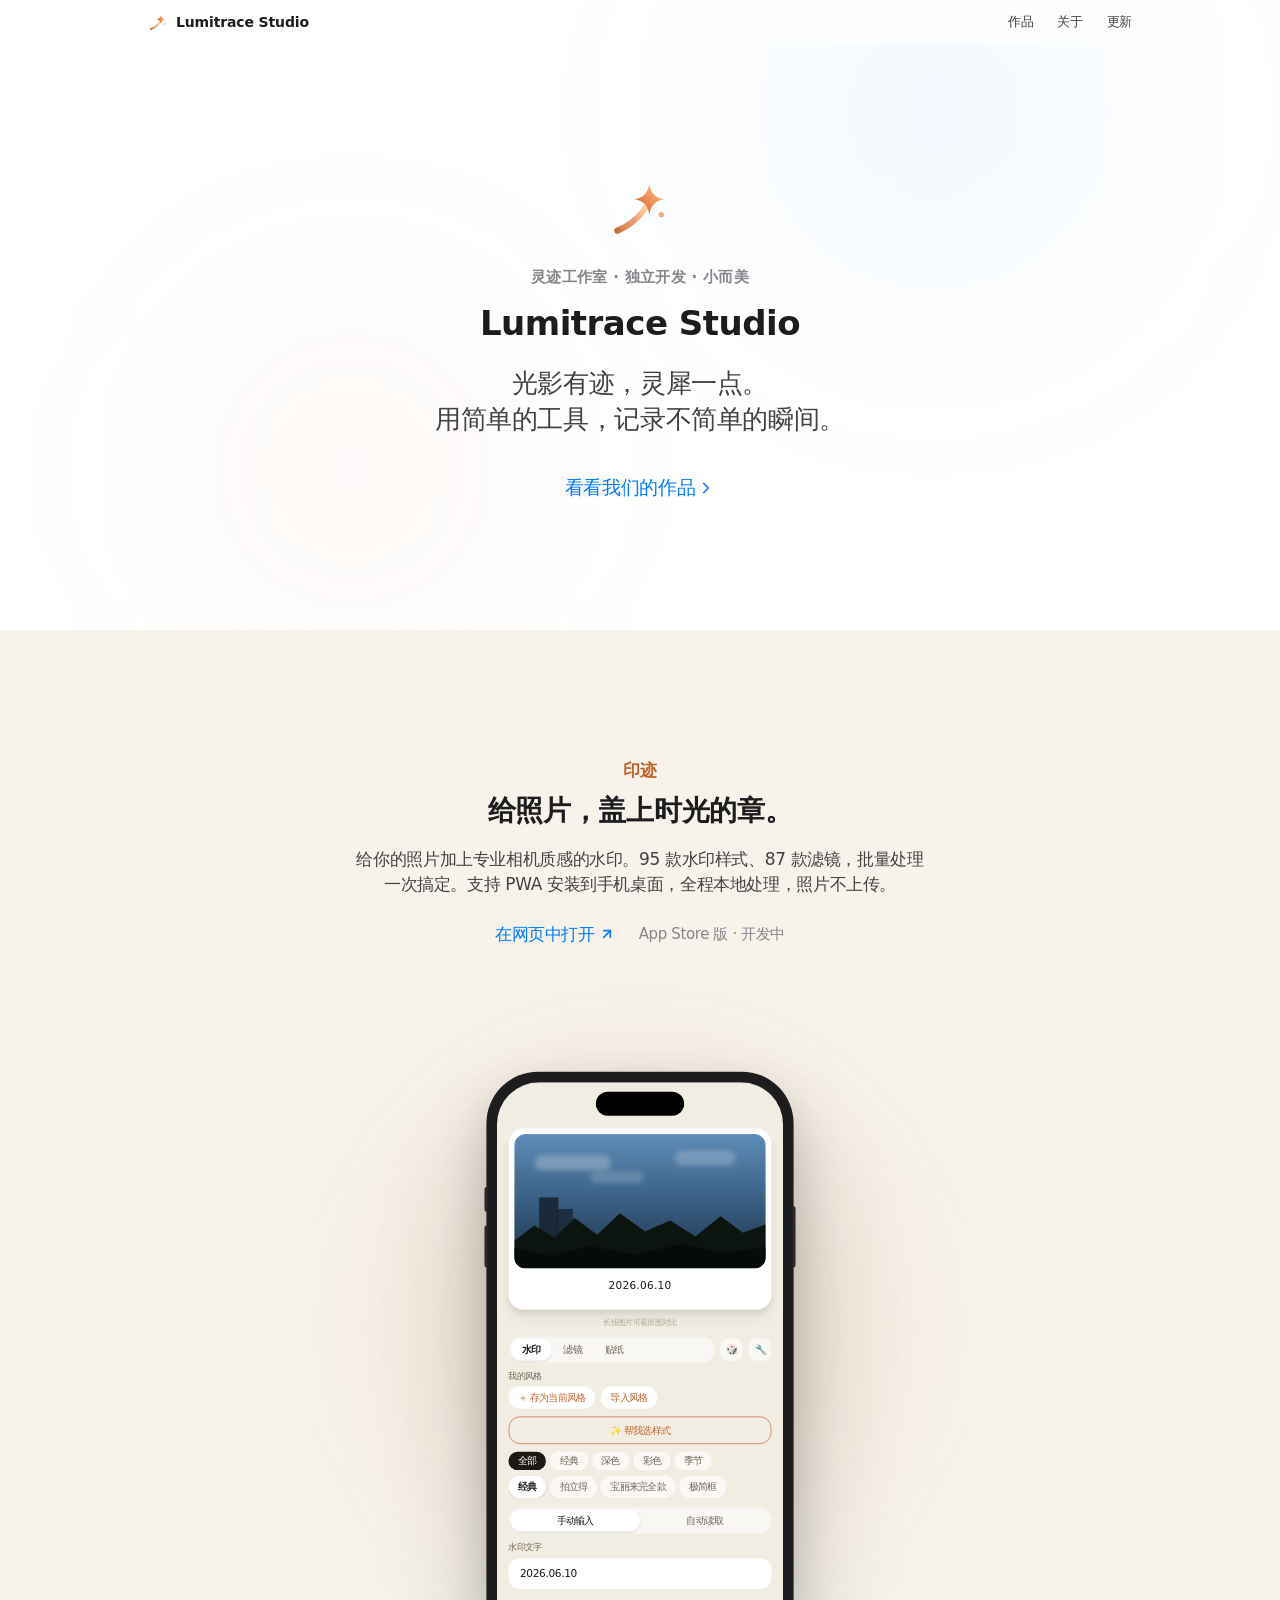
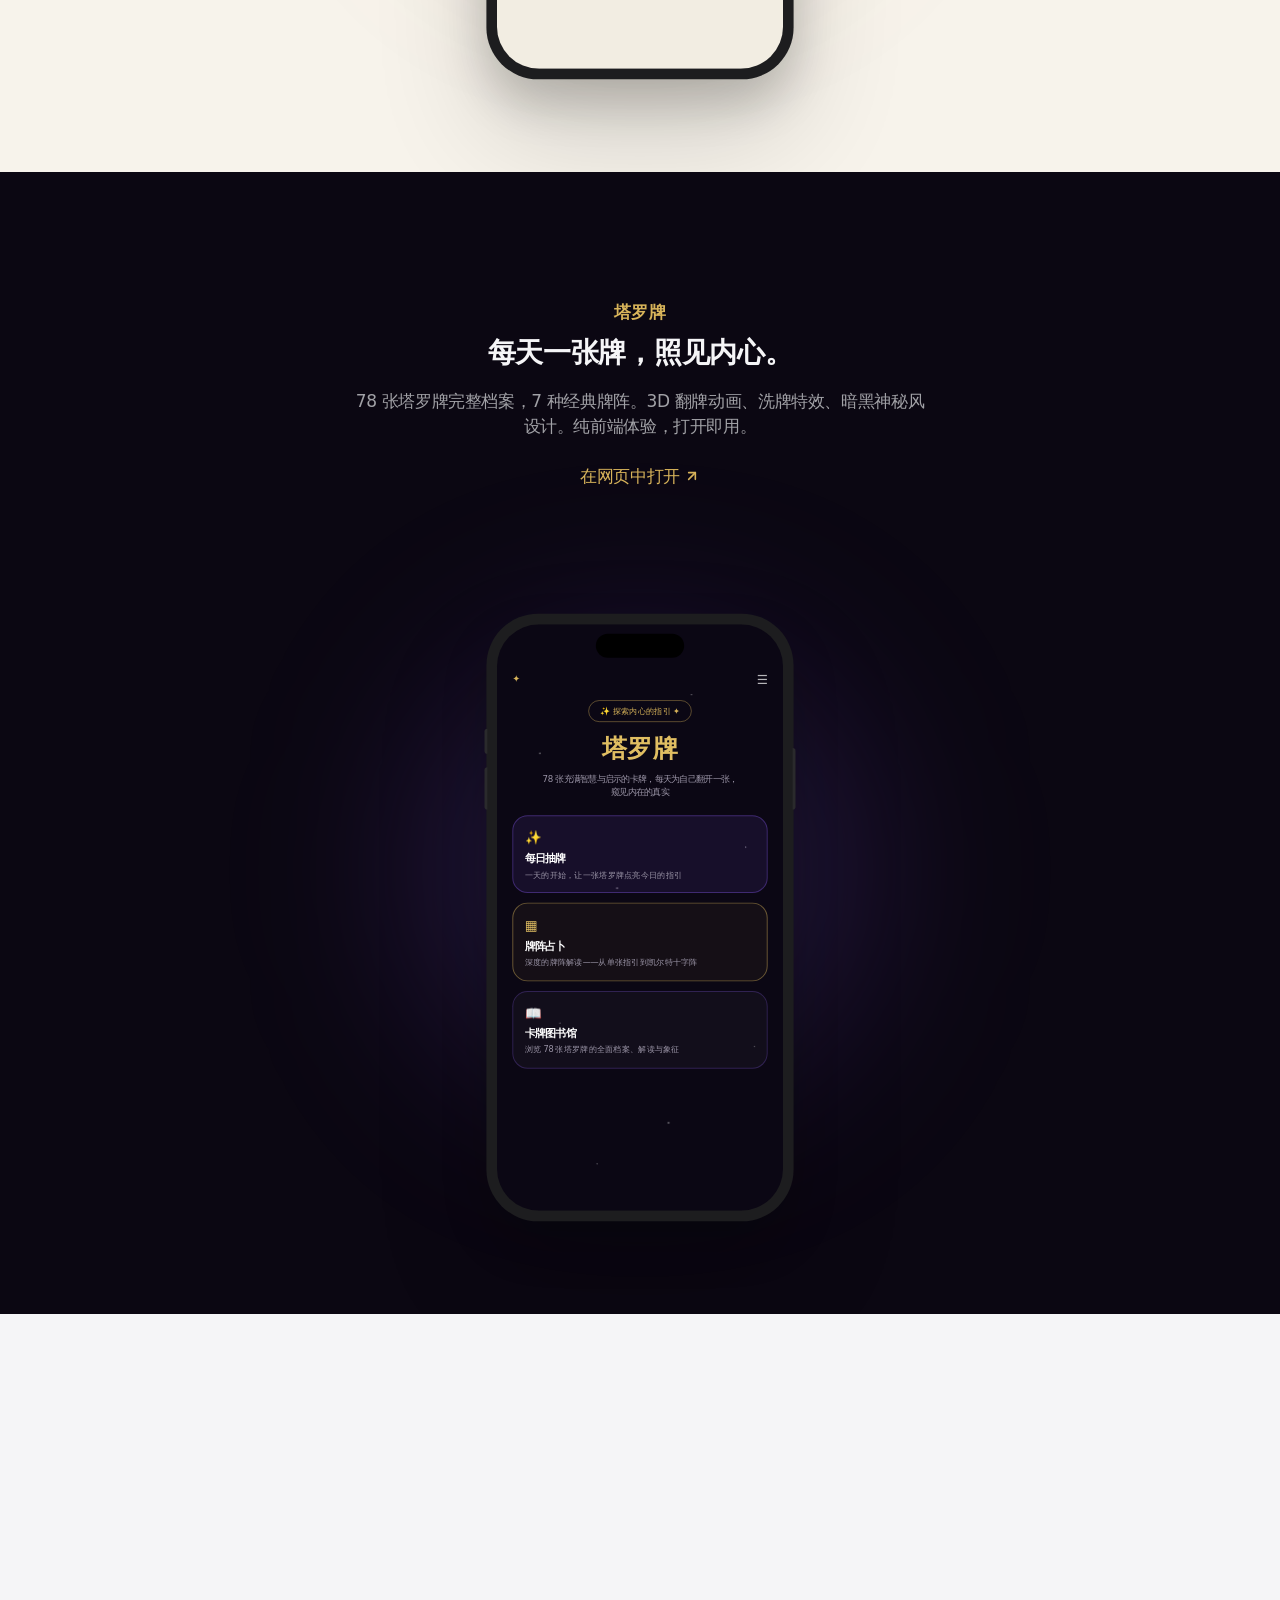
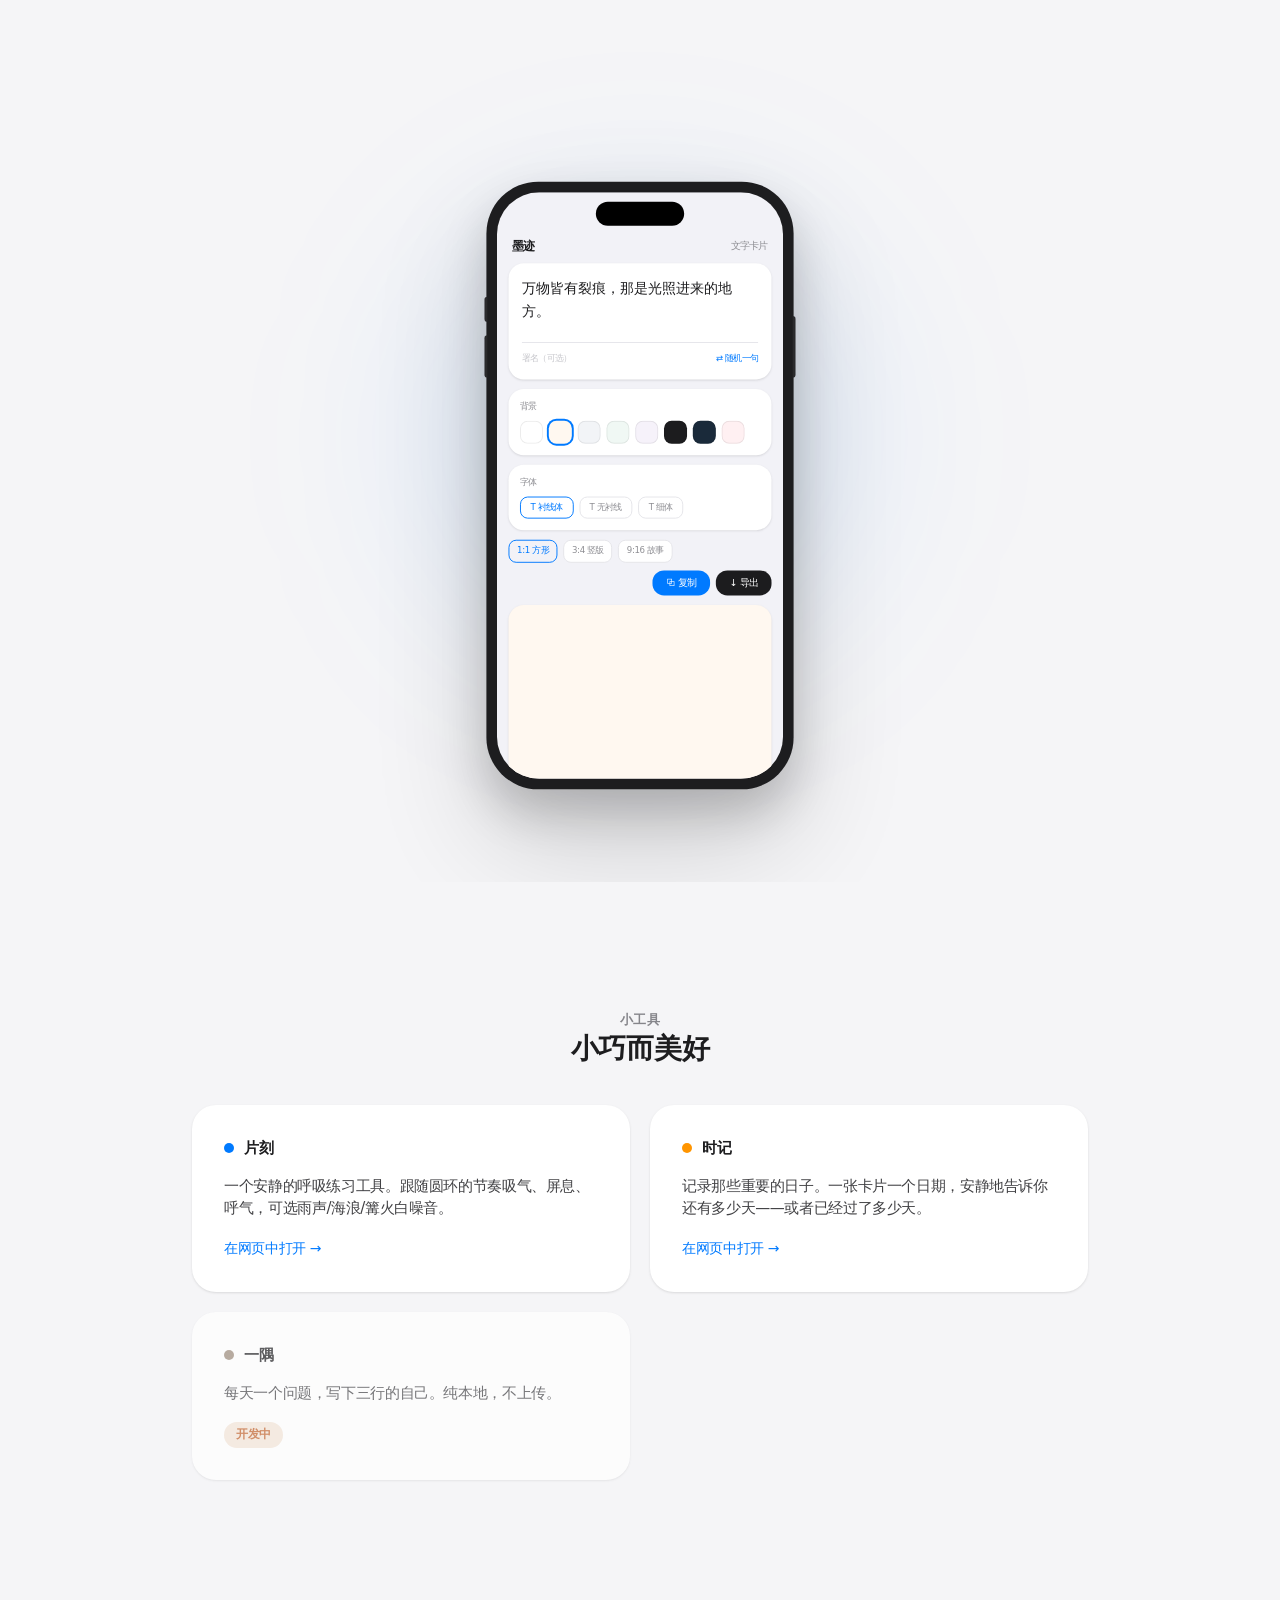
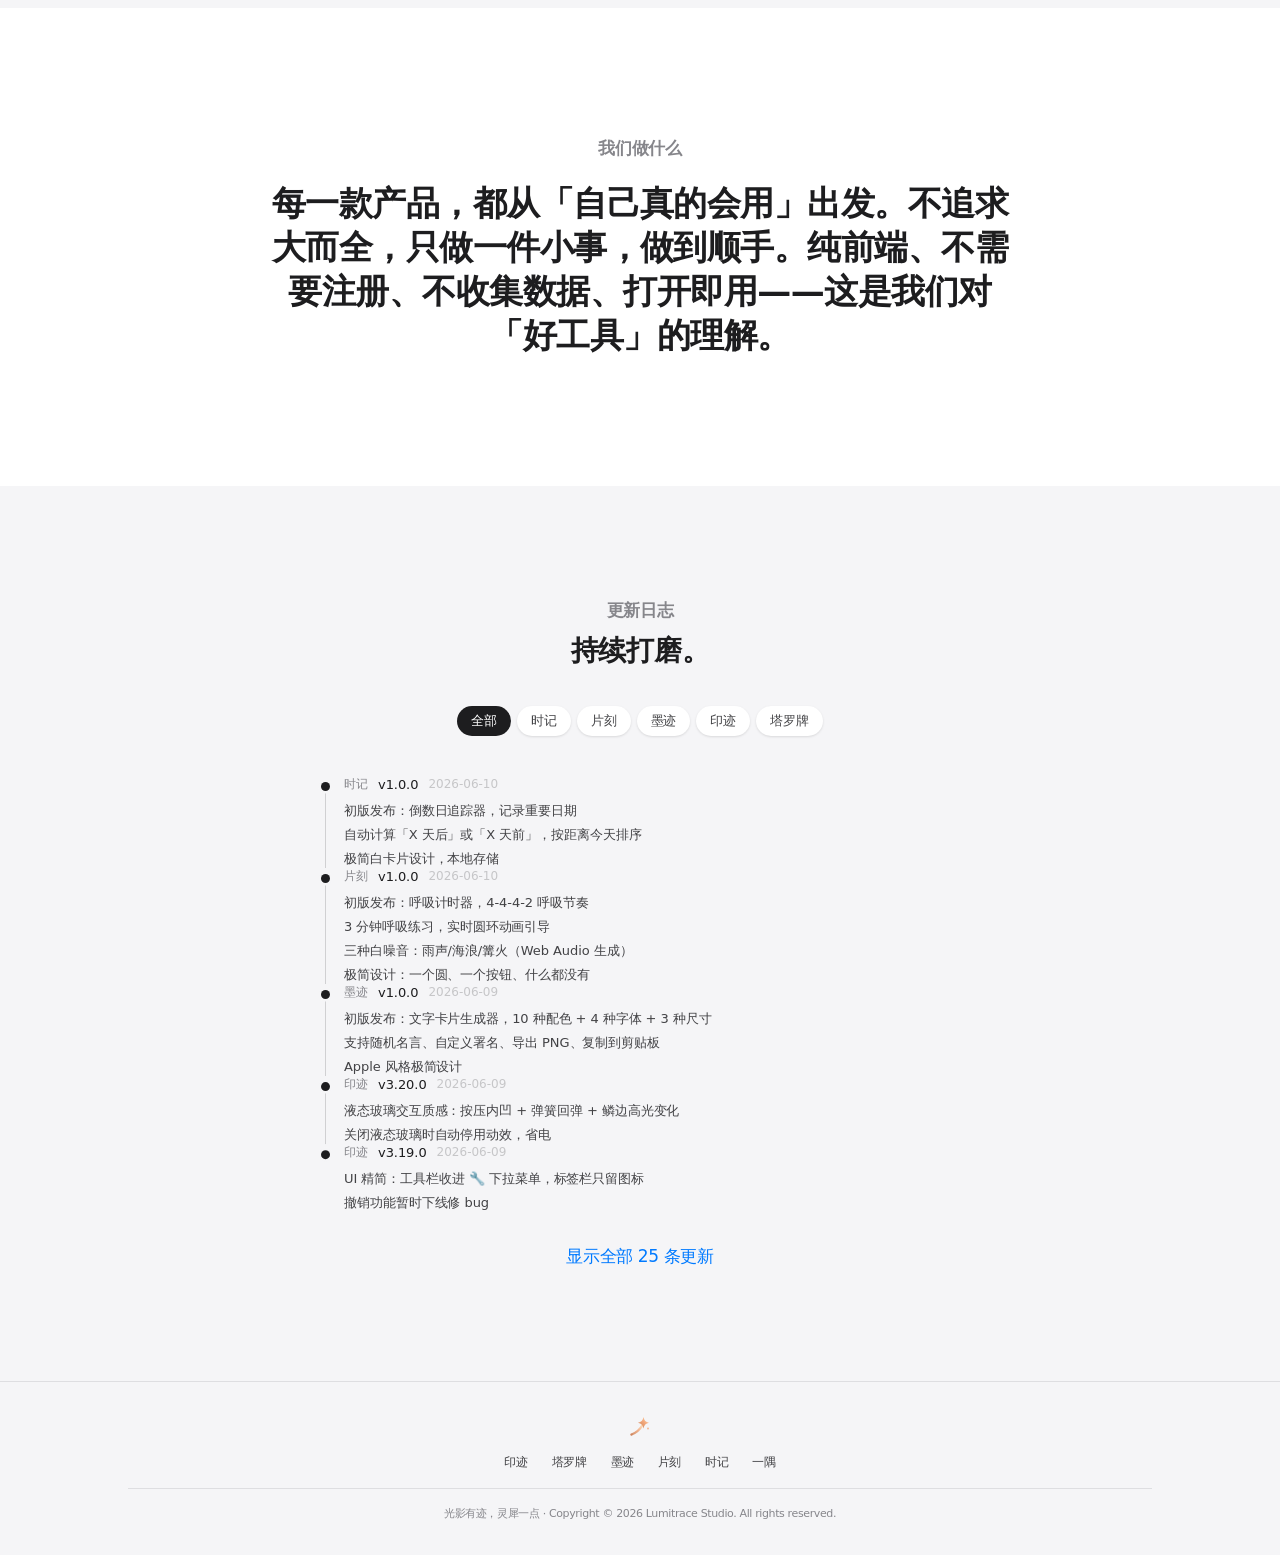
<file: index.html>
<!doctype html>
<html lang="zh-CN">
  <head>
    <meta charset="UTF-8" />
    <meta name="viewport" content="width=device-width, initial-scale=1.0" />
    <title>Lingji Studio</title>
    <meta name="description" content="Lingji Studio — 光影有迹，灵犀一点" />
    <link rel="icon" href="/favicon.svg" />
    <script type="module" crossorigin src="/assets/index-DcajML_A.js"></script>
    <link rel="stylesheet" crossorigin href="/assets/index-vq6CXEG_.css">
  </head>
  <body>
    <div id="root"></div>
  </body>
</html>
</file>
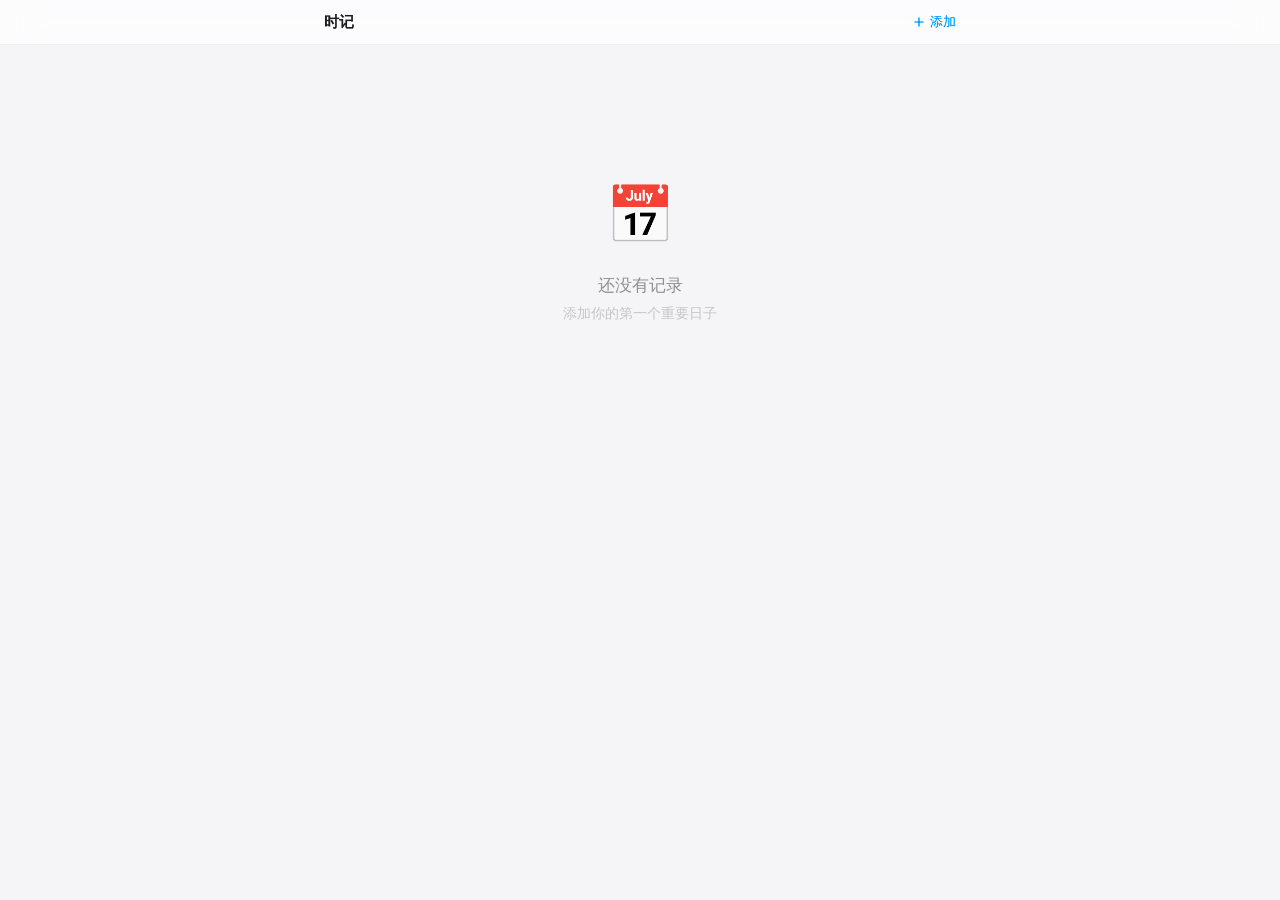
<file: shiji/index.html>
<!doctype html>
<html lang="zh-CN">
<head><meta charset="UTF-8" /><meta name="viewport" content="width=device-width, initial-scale=1.0" />
<title>时记 - 倒数日</title>
<meta name="description" content="时记 — 记住那些重要的日子" />
<link rel="icon" href="favicon.svg" />  <script type="module" crossorigin src="assets/index-DCXXmc4b.js"></script>
  <link rel="stylesheet" crossorigin href="assets/index-DAvyJ7KE.css">
</head>
<body><div id="root"></div></body>
</html>
</file>
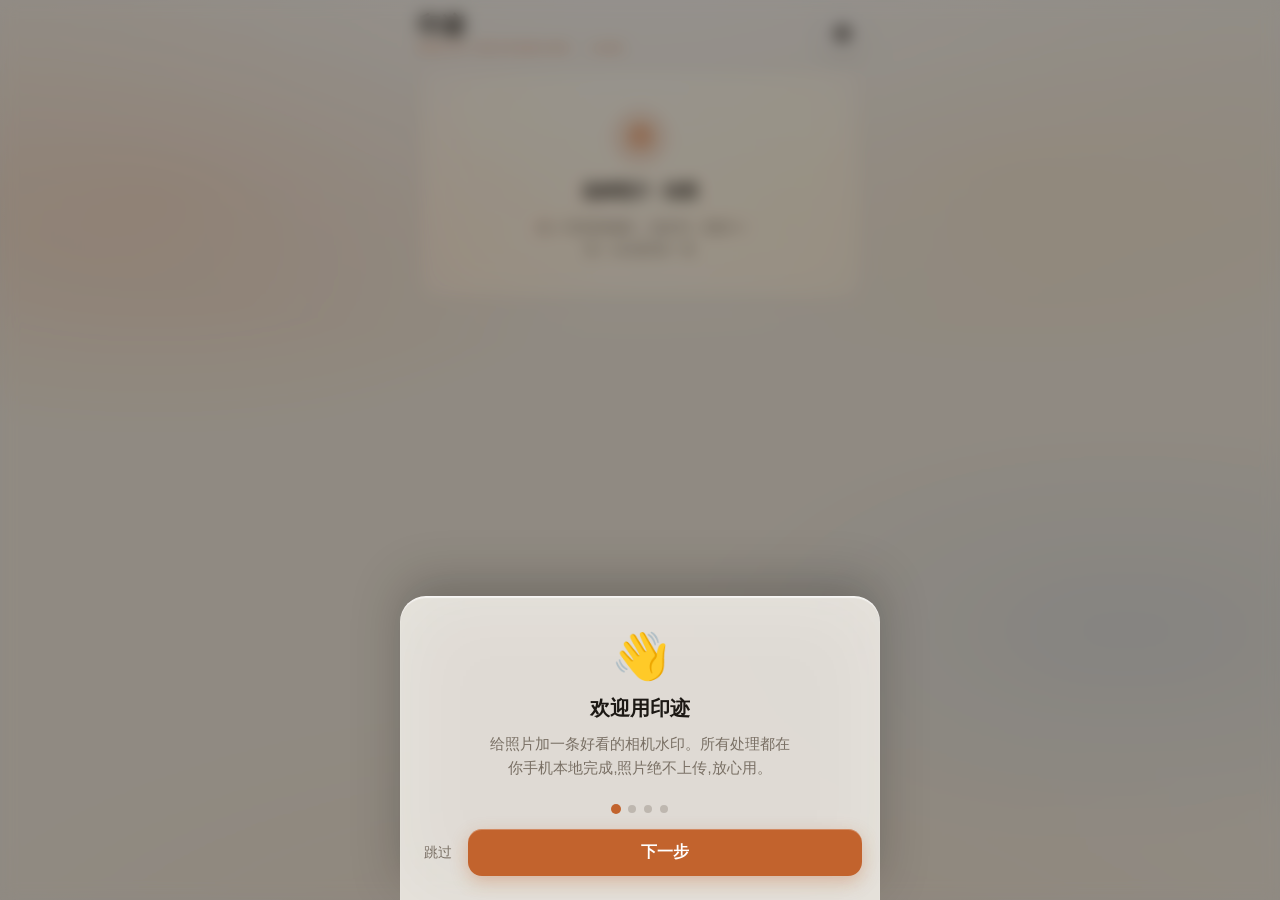
<file: yinji/index.html>
<!doctype html>
<html lang="zh-CN">
<head>
  <meta charset="utf-8">
  <meta name="viewport" content="width=device-width, initial-scale=1, viewport-fit=cover">
  <meta http-equiv="refresh" content="0; url=watermark.html">
  <title>印迹 · 照片水印</title>
  <link rel="manifest" href="manifest.webmanifest">
  <style>
    html,body{height:100%;margin:0;background:#EFEAE0;color:#6b5d4f;
      font-family:-apple-system,"PingFang SC","Microsoft YaHei",sans-serif;}
    .wrap{height:100%;display:flex;align-items:center;justify-content:center;text-align:center;padding:24px;}
    a{color:#C2632D;}
  </style>
  <script>location.replace("watermark.html");</script>
</head>
<body>
  <div class="wrap">
    <p>正在打开「印迹」…<br>若没有自动跳转，请点 <a href="watermark.html">这里进入</a>。</p>
  </div>
</body>
</html>
</file>
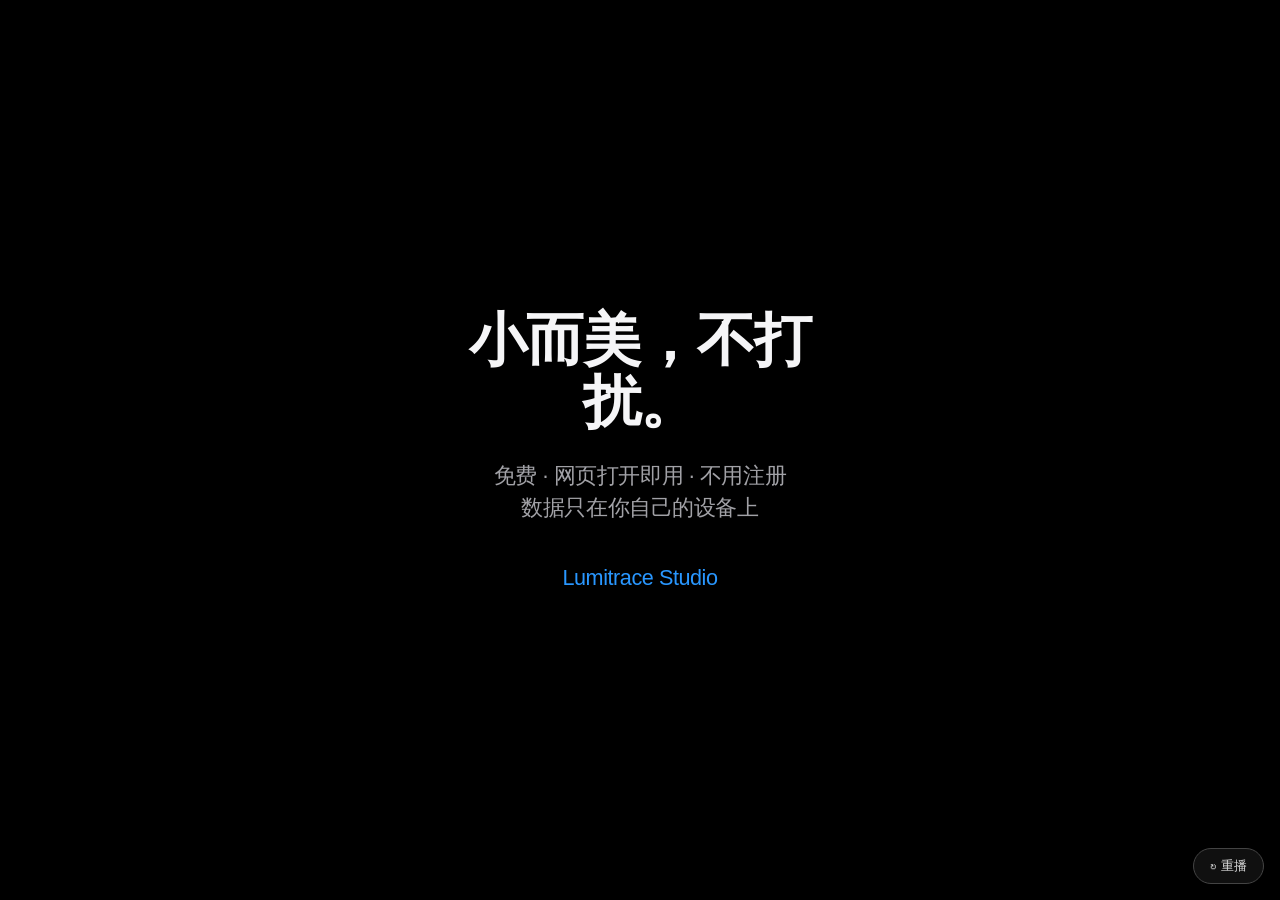
<file: promo.html>
<!doctype html>
<html lang="zh-CN">
<head>
<meta charset="utf-8">
<meta name="viewport" content="width=device-width, initial-scale=1">
<title>Lumitrace Studio · 宣传片</title>
<style>
  /* 竖屏 9:16 宣传片 — 纯 CSS 动画时间轴，总长 ~22s，录屏即成片
     用法：浏览器打开本页 → F11 全屏 → 录屏 (画面居中 9:16，两侧黑边录完在剪映裁掉) */
  * { margin:0; padding:0; box-sizing:border-box; }
  html,body { height:100%; background:#000; overflow:hidden;
    font-family:-apple-system,BlinkMacSystemFont,"SF Pro Display","PingFang SC","Noto Sans SC",sans-serif;
    -webkit-font-smoothing:antialiased; }

  /* 9:16 画布，按视口高度适配 */
  .stage { position:relative; height:100vh; aspect-ratio:9/16; margin:0 auto; overflow:hidden; background:#fff; }
  .stage * { letter-spacing:-0.02em; }

  /* ---------- 每个场景：绝对铺满，按时间轴显隐 ---------- */
  .scene { position:absolute; inset:0; display:flex; flex-direction:column;
    align-items:center; justify-content:center; text-align:center; opacity:0; padding:8%; }

  /* 时间轴 (总 22s)：开场0-5 / 印迹5-10 / 塔罗10-15 / 墨迹15-19 / 收尾19-22(停住) */
  @keyframes hold { 0%{opacity:0; visibility:hidden;} 1%{opacity:1; visibility:visible;} 99%{opacity:1;} 100%{opacity:0; visibility:hidden;} }
  .s1 { animation:hold 5s   linear 0s    1 both; }
  .s2 { animation:hold 5s   linear 5s    1 both; }
  .s3 { animation:hold 5s   linear 10s   1 both; }
  .s4 { animation:hold 4s   linear 15s   1 both; }
  @keyframes holdEnd { 0%{opacity:0; visibility:hidden;} 5%{opacity:1; visibility:visible;} 100%{opacity:1; visibility:visible;} }
  .s5 { animation:holdEnd 3.5s linear 19s 1 both; }

  /* ---------- 元素入场 (apple ease) ---------- */
  @keyframes up { from{opacity:0; transform:translateY(34px);} to{opacity:1; transform:translateY(0);} }
  .up { opacity:0; animation:up .9s cubic-bezier(.28,.11,.32,1) both; animation-delay:inherit; }

  /* 场景内的延迟在各场景基准上叠加 */
  .s1 .d1{animation-delay:.4s} .s1 .d2{animation-delay:.9s} .s1 .d3{animation-delay:1.5s}
  .s2 .d1{animation-delay:5.4s} .s2 .d2{animation-delay:5.9s} .s2 .d3{animation-delay:6.5s}
  .s3 .d1{animation-delay:10.4s} .s3 .d2{animation-delay:10.9s} .s3 .d3{animation-delay:11.5s}
  .s4 .d1{animation-delay:15.4s} .s4 .d2{animation-delay:15.9s} .s4 .d3{animation-delay:16.4s}
  .s5 .d1{animation-delay:19.5s} .s5 .d2{animation-delay:20.1s} .s5 .d3{animation-delay:20.7s}

  /* ---------- 文字风格 ---------- */
  .eyebrow { font-size:clamp(14px,2.2vh,22px); font-weight:600; }
  .big { font-size:clamp(34px,6.4vh,72px); font-weight:700; line-height:1.08; }
  .sub { font-size:clamp(15px,2.4vh,24px); line-height:1.5; font-weight:450; }

  /* ---------- 场景 1 · 开场 (白) ---------- */
  .s1 { background:#fff; color:#1d1d1f; }
  .s1 .eyebrow { color:#86868b; }
  .s1 .sub { color:#424245; margin-top:3vh; white-space:pre-line; }
  .logo { width:13vh; height:13vh; border-radius:3vh; margin-bottom:4vh;
    background:linear-gradient(135deg,#FFD9A8,#F2965E 50%,#C2632D);
    display:flex; align-items:center; justify-content:center;
    box-shadow:0 2vh 6vh rgba(194,99,45,.3); }
  .logo span { font-size:6vh; }

  /* ---------- 场景 2 · 印迹 (暖米) ---------- */
  .s2 { background:#F7F3EB; color:#1C1814; }
  .s2 .eyebrow { color:#C2632D; }
  .s2 .sub { color:#6F6356; margin-top:3vh; }
  .photo-card { margin-top:5vh; width:62%; background:#fff; border-radius:2.4vh; padding:1.2vh;
    box-shadow:0 3vh 8vh rgba(90,42,18,.22); }
  .photo { height:24vh; border-radius:1.8vh; position:relative; overflow:hidden;
    background:linear-gradient(#5E8DB8,#3A5F84 55%,#1C3148); }
  .photo::after { content:''; position:absolute; left:0; right:0; bottom:0; height:7vh; background:#0C1410;
    clip-path:polygon(0 55%,10% 25%,22% 50%,36% 12%,50% 42%,64% 18%,78% 48%,90% 22%,100% 40%,100% 100%,0 100%); }
  .photo-bar { padding:1.8vh 0 1vh; font-size:1.9vh; color:#1C1814; letter-spacing:.12em; }

  /* ---------- 场景 3 · 塔罗 (暗夜) ---------- */
  .s3 { background:#0B0712 radial-gradient(1px 1px at 18% 24%,rgba(255,255,255,.8),transparent),
        radial-gradient(1.5px 1.5px at 70% 14%,rgba(255,255,255,.6),transparent),
        radial-gradient(1px 1px at 40% 60%,rgba(255,255,255,.5),transparent),
        radial-gradient(1px 1px at 86% 44%,rgba(255,255,255,.65),transparent),
        radial-gradient(1.5px 1.5px at 26% 84%,rgba(255,255,255,.5),transparent); color:#F5F5F7; }
  .s3 .eyebrow { color:#D8B45A; }
  .s3 .sub { color:#A1A1A6; margin-top:3vh; }
  .cards { margin-top:5vh; display:flex; gap:2vh; }
  .tcard { width:11vh; height:17vh; border-radius:1.6vh; border:1px solid rgba(216,180,90,.55);
    background:linear-gradient(160deg,#1A1126,#0E0817); display:flex; align-items:center; justify-content:center;
    font-size:4vh; box-shadow:0 2vh 5vh rgba(0,0,0,.6); }
  .tcard:nth-child(2){ transform:translateY(-2vh); border-color:rgba(167,139,250,.6); }

  /* ---------- 场景 4 · 墨迹 (浅灰) ---------- */
  .s4 { background:#F5F5F7; color:#1C1C1E; }
  .s4 .eyebrow { color:#1d1d1f; }
  .s4 .sub { color:#6e6e73; margin-top:3vh; }
  .quote-card { margin-top:5vh; width:66%; background:#FFF8F0; border-radius:2.4vh; padding:5vh 4vh;
    box-shadow:0 3vh 8vh rgba(0,0,0,.12); }
  .quote-card p { font-family:Georgia,"Songti SC",serif; font-size:clamp(16px,2.6vh,26px);
    line-height:1.6; color:#3A2A1A; text-align:left; }

  /* ---------- 场景 5 · 收尾 (黑) ---------- */
  .s5 { background:#000; color:#F5F5F7; }
  .s5 .sub { color:#A1A1A6; margin-top:3vh; white-space:pre-line; }
  .url { margin-top:4.5vh; font-size:clamp(15px,2.4vh,24px); color:#2997FF; font-weight:500; }

  /* 减少动效偏好：全部直接显示最终帧没意义(是宣传片)，仍保留但提示 */
  .replay { position:fixed; right:16px; bottom:16px; z-index:9; padding:8px 16px; font-size:13px;
    border:1px solid #444; border-radius:99px; background:rgba(20,20,20,.8); color:#ddd; cursor:pointer; }
</style>
</head>
<body>
  <div class="stage" id="stage">

    <section class="scene s1">
      <div class="logo up d1"><span>✦</span></div>
      <div class="big up d2">Lumitrace Studio</div>
      <div class="sub up d3">灵迹工作室
光影有迹，灵犀一点</div>
    </section>

    <section class="scene s2">
      <div class="eyebrow up d1">印迹</div>
      <div class="big up d2">给照片，盖上时光的章。</div>
      <div class="photo-card up d3">
        <div class="photo"></div>
        <div class="photo-bar">2026.06.10</div>
      </div>
    </section>

    <section class="scene s3">
      <div class="eyebrow up d1">塔罗牌</div>
      <div class="big up d2">每天一张牌，照见内心。</div>
      <div class="cards up d3">
        <div class="tcard">🌙</div><div class="tcard">⭐</div><div class="tcard">☀️</div>
      </div>
    </section>

    <section class="scene s4">
      <div class="eyebrow up d1">墨迹</div>
      <div class="big up d2">一句话，一张卡片。</div>
      <div class="quote-card up d3"><p>万物皆有裂痕，<br>那是光照进来的地方。</p></div>
    </section>

    <section class="scene s5">
      <div class="big up d1">小而美，不打扰。</div>
      <div class="sub up d2">免费 · 网页打开即用 · 不用注册
数据只在你自己的设备上</div>
      <div class="url up d3">Lumitrace Studio</div>
    </section>

  </div>
  <button class="replay" onclick="location.reload()">↻ 重播</button>
</body>
</html>
</file>
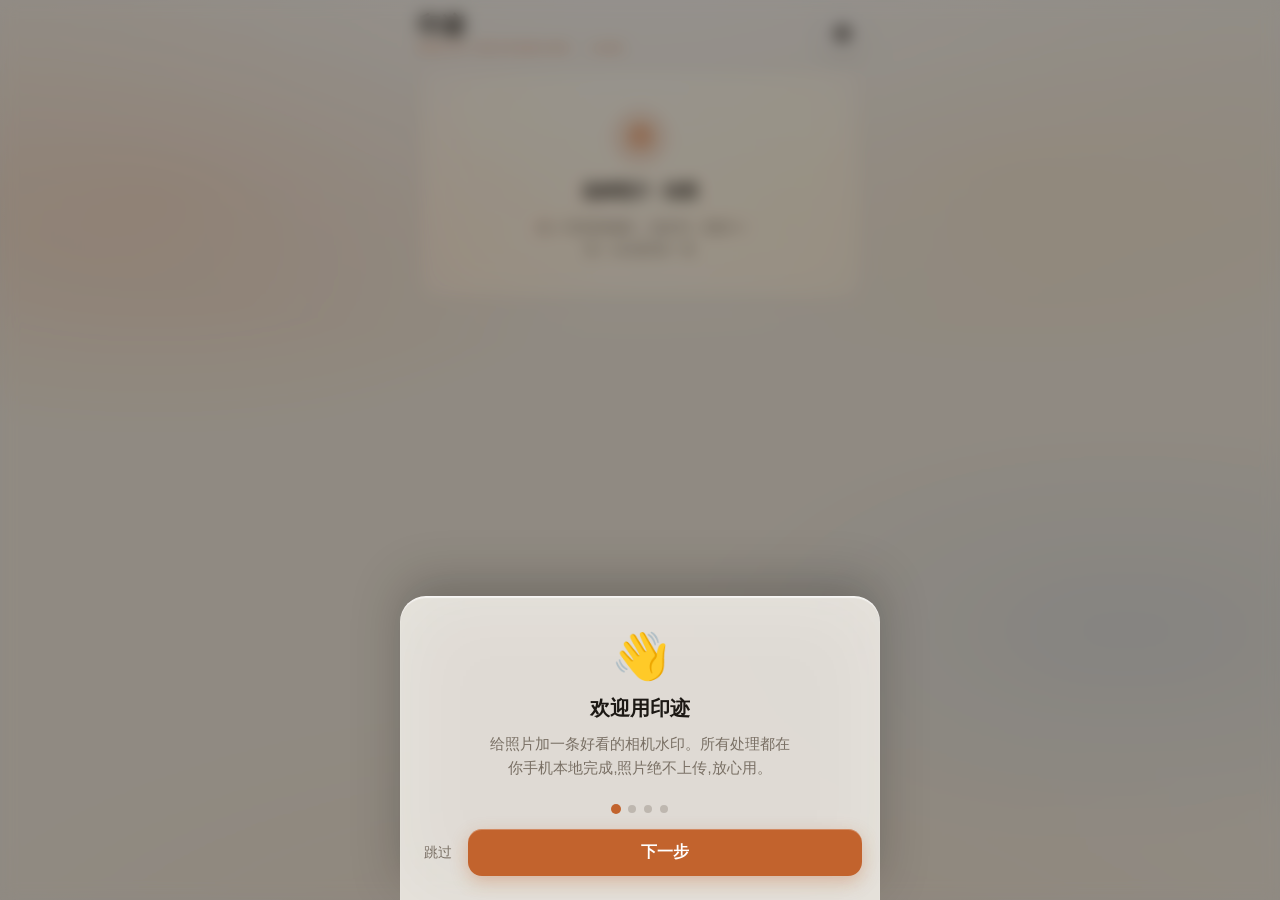
<file: yinji/watermark.html>
<!DOCTYPE html>
<html lang="zh-CN">
<head>
<meta charset="UTF-8">
<meta name="viewport" content="width=device-width, initial-scale=1.0, maximum-scale=1.0, viewport-fit=cover">
<meta name="apple-mobile-web-app-capable" content="yes">
<meta name="apple-mobile-web-app-status-bar-style" content="default">
<meta name="apple-mobile-web-app-title" content="印迹">
<meta name="theme-color" content="#F4F0E8">
<title>印迹 · 照片水印</title>
<!-- PWA: enables "Install" / "Add to Home Screen" on Chrome / Edge / Safari / Android -->
<link rel="manifest" href="manifest.webmanifest">
<link rel="icon" type="image/svg+xml" href="icons/icon.svg">
<link rel="apple-touch-icon" href="icons/icon.svg">
<style>
  :root{
    --bg:#EFEAE0;
    --surface:#FFFFFF;
    --ink:#1C1814;
    --ink-soft:#7A7065;
    --line:#E2DACC;
    --accent:#C2632D;
    --accent-soft:#F4E6D8;
    --radius:18px;
    --shadow:0 10px 34px rgba(54,40,24,.10);
    --shadow-sm:0 4px 14px rgba(54,40,24,.07);
    --font:-apple-system,BlinkMacSystemFont,"PingFang SC","Hiragino Sans GB","Microsoft YaHei","Segoe UI",Roboto,sans-serif;
    --display:ui-serif,Georgia,"Songti SC","Times New Roman",serif;
    /* Liquid glass tokens (tuned to mimic iOS 26 native feel):
       - low base opacity so background colors bleed through (refraction)
       - high blur radius for the frosted look
       - saturation + slight brightness boost mimic glass light refraction
       - top inset highlight = glass top-edge reflection
       - bottom inset darken = glass thickness shadow */
    --glass-bg:rgba(255,255,255,0.22);
    --glass-bg-strong:rgba(255,255,255,0.42);
    --glass-bg-faint:rgba(255,255,255,0.14);
    --glass-border:rgba(255,255,255,0.30);
    --glass-blur:blur(44px) saturate(180%) brightness(1.05);
    --glass-blur-sm:blur(30px) saturate(170%) brightness(1.04);
    --glass-highlight:inset 0 1px 0 rgba(255,255,255,0.55), inset 0 -1px 0 rgba(28,24,20,0.04);
    --ease:cubic-bezier(.2,.8,.2,1);
    /* 弹性缓动:入场/按压略带回弹,手感更"弹"(v3.0.0-beta.2) */
    --spring:cubic-bezier(.34,1.5,.56,1);
  }

  /* 液态玻璃强度可调 (v3.9.0):关 / 轻 / 标准 / 强。标准 = :root 默认值;轻、强 覆盖模糊 + 饱和 + 高光鳞边。
     所有主玻璃面(面板 / 弹层 / 芯片…)都读这两个变量,所以改这里整套 UI 一起变。强档更接近 iOS 26/27 Liquid Glass(更透、更亮的高光鳞边)。 */
  body[data-glass-level="light"]{
    --glass-blur:blur(16px) saturate(130%) brightness(1.02);
    --glass-blur-sm:blur(10px) saturate(125%) brightness(1.01);
    --glass-highlight:inset 0 1px 0 rgba(255,255,255,0.40);
    --glass-border:rgba(255,255,255,0.22);
  }
  body[data-glass-level="strong"]{
    --glass-blur:blur(64px) saturate(210%) brightness(1.07);
    --glass-blur-sm:blur(42px) saturate(195%) brightness(1.05);
    --glass-highlight:inset 0 1.5px 0 rgba(255,255,255,0.72), inset 0 -1px 0 rgba(28,24,20,0.05);
    --glass-border:rgba(255,255,255,0.46);
  }

  /* "Glass off" mode — disables backdrop-filter for performance / preference.
     Solid surfaces, no blur. Saves significant GPU work on weaker devices. */
  body[data-glass="off"]{
    --glass-bg:rgba(255,255,255,0.95);
    --glass-bg-strong:#FFFFFF;
    --glass-bg-faint:rgba(255,255,255,0.85);
    --glass-border:var(--line);
    --glass-blur:none;
    --glass-blur-sm:none;
    --glass-highlight:0 1px 1px rgba(255,255,255,0.4);
  }
  /* kill all backdrop-filter when off (catches hardcoded blur values elsewhere too) */
  body[data-glass="off"] *{
    -webkit-backdrop-filter:none!important;
    backdrop-filter:none!important;
  }
  /* ====== Liquid Glass 交互动效 (v3.20.0) ====== */
  /* 设计原则：玻璃是材质,不是叠加层。反馈来自材质本身的形变,不是额外特效。*/

  /* 按压：材质微微内凹 (scale 收缩) + 边缘高光增强 + 模糊略微加深 */
  button:active,.btn:active,.seg button:active,.drawer-item:active,
  .filter-rand:active,.flt-act:active,.tweak-toggle:active,.cap-spark:active{
    transform:scale(.965);
    transition:transform .18s var(--spring);
  }

  /* 玻璃面板按压：边缘鳞边高光短暂增亮,模拟按压时玻璃弯曲导致的折射变化 */
  .panel:active{
    box-shadow:inset 0 1.5px 0 rgba(255,255,255,.7),inset 0 -1px 0 rgba(28,24,20,.06);
    transition:box-shadow .2s ease;
  }
  .sheet:active{
    box-shadow:inset 0 1.5px 0 rgba(255,255,255,.72),0 -12px 40px rgba(0,0,0,.16);
    transition:box-shadow .2s ease;
  }

  /* 芯片/分段控件按压：玻璃模糊短暂加深,像是手指把玻璃"压下去"了 */
  .seg button:active,.tone-seg button:active{
    -webkit-backdrop-filter:var(--glass-blur) brightness(.96);
    backdrop-filter:var(--glass-blur) brightness(.96);
    transition:-webkit-backdrop-filter .15s ease,backdrop-filter .15s ease;
  }
  /* solid background overrides for elements with hardcoded rgba */
  body[data-glass="off"] .seg{background:var(--bg);}
  body[data-glass="off"] .seg button.on{background:var(--surface);}
  body[data-glass="off"] .sheet{background:var(--bg);border-top-color:var(--line);}
  body[data-glass="off"] .overlay{background:rgba(28,24,20,0.55);}
  body[data-glass="off"] .canvas-stage,
  body[data-glass="off"] .panel{background:var(--surface);border-color:var(--line);}
  body[data-glass="off"] .drop{background:rgba(255,255,255,0.7);}
  body[data-glass="off"] .icon-btn{background:var(--surface);border-color:var(--line);}
  body[data-glass="off"] .btn-ghost{background:var(--bg);border-color:var(--line);}
  body[data-glass="off"] .template-item{background:var(--surface);border-color:var(--line);}
  body[data-glass="off"] .template-item.current{background:var(--accent-soft);}
  body[data-glass="off"] .search-input,
  body[data-glass="off"] input[type=text],
  body[data-glass="off"] textarea{background:var(--surface);border-color:var(--line);}
  body[data-glass="off"] .chip{background:var(--bg);border-color:var(--line);}
  body[data-glass="off"] .custom-row{background:var(--surface);border-color:var(--line);}
  body[data-glass="off"] .btn-new-tpl{background:var(--accent-soft);}
  body[data-glass="off"] .btn-import-tpl,
  body[data-glass="off"] .share-text{background:var(--surface);border-color:var(--line);}
  body[data-glass="off"] .nodata{background:var(--accent-soft);}

  /* ========== Dark theme (v2.9.0) ==========
     Redefines the palette + the few hardcoded-light surfaces. Pure UI chrome —
     the canvas watermark output is never touched (it draws its own colors).
     applyTheme() sets body[data-theme] to an explicit "light"/"dark" (auto resolved in JS). */
  body[data-theme="dark"]{
    --bg:#16130F;
    --surface:#221E19;
    --ink:#F1EBE1;
    --ink-soft:#A99C8C;
    --line:#37302A;
    --accent:#E08A4C;
    --accent-soft:#3A2A1C;
    --shadow:0 10px 34px rgba(0,0,0,.45);
    --shadow-sm:0 4px 14px rgba(0,0,0,.35);
    --glass-bg:rgba(255,255,255,0.07);
    --glass-bg-strong:rgba(255,255,255,0.12);
    --glass-bg-faint:rgba(255,255,255,0.045);
    --glass-border:rgba(255,255,255,0.14);
    --glass-highlight:inset 0 1px 0 rgba(255,255,255,0.10), inset 0 -1px 0 rgba(0,0,0,0.25);
    /* warm dark gradient field for the glass to refract through */
    background-image:
      radial-gradient(130% 90% at 50% -10%, rgba(255,255,255,.05), transparent 55%),
      radial-gradient(55% 38% at 12% 22%, rgba(224,138,76,.13), transparent 70%),
      radial-gradient(50% 35% at 88% 70%, rgba(90,130,180,.10), transparent 70%),
      radial-gradient(45% 30% at 80% 20%, rgba(200,150,90,.08), transparent 70%),
      radial-gradient(100% 60% at 50% 112%, rgba(224,138,76,.06), transparent 60%);
  }
  /* hardcoded-light surfaces → dark equivalents */
  body[data-theme="dark"] .sheet{background:rgba(34,30,25,.86);border-top-color:rgba(255,255,255,.10);}
  body[data-theme="dark"] .seg{background:rgba(255,255,255,.05);border-color:rgba(255,255,255,.10);box-shadow:inset 0 1px 1px rgba(255,255,255,.06);}
  body[data-theme="dark"] .seg button.on{background:rgba(255,255,255,.16);box-shadow:0 2px 10px rgba(0,0,0,.30), inset 0 1px 1px rgba(255,255,255,.12);}
  body[data-theme="dark"] .seg button.new-tpl-btn{background:rgba(255,255,255,.05);}
  body[data-theme="dark"] input[type=text],
  body[data-theme="dark"] textarea,
  body[data-theme="dark"] .search-input,
  body[data-theme="dark"] .share-text{background:rgba(255,255,255,.06);border-color:rgba(255,255,255,.12);color:var(--ink);box-shadow:inset 0 1px 1px rgba(255,255,255,.05);}
  body[data-theme="dark"] input[type=text]:focus,
  body[data-theme="dark"] textarea:focus,
  body[data-theme="dark"] .search-input:focus{background:rgba(255,255,255,.10);border-color:var(--accent);box-shadow:0 0 0 3px rgba(224,138,76,.18), inset 0 1px 1px rgba(255,255,255,.06);}
  body[data-theme="dark"] input::placeholder,
  body[data-theme="dark"] textarea::placeholder{color:rgba(241,235,225,.34);}
  body[data-theme="dark"] .cat-chip{background:rgba(255,255,255,.06);border-color:rgba(255,255,255,.12);color:var(--ink-soft);}
  body[data-theme="dark"] .cat-chip:hover{background:rgba(255,255,255,.12);}
  body[data-theme="dark"] .chip{background:rgba(255,255,255,.06);border-color:rgba(255,255,255,.12);}
  body[data-theme="dark"] .custom-row{background:rgba(255,255,255,.05);}
  body[data-theme="dark"] .drop{border-color:#4A4138;}
  body[data-theme="dark"] .nodata{background:rgba(224,138,76,.14);border-color:rgba(255,255,255,.10);}
  body[data-theme="dark"] canvas{box-shadow:0 4px 16px rgba(0,0,0,.5);}
  body[data-theme="dark"] .toast{background:#34302A;}
  body[data-theme="dark"] .set-check{background:rgba(255,255,255,.05);border-color:rgba(255,255,255,.12);}
  /* dark + glass-off: solid dark surfaces (specificity beats both single-attr blocks) */
  body[data-theme="dark"][data-glass="off"]{
    --glass-bg:#221E19;
    --glass-bg-strong:#2A251F;
    --glass-bg-faint:#201C17;
    --glass-border:var(--line);
    --glass-blur:none;
    --glass-blur-sm:none;
    --glass-highlight:0 1px 1px rgba(255,255,255,.04);
  }
  body[data-theme="dark"][data-glass="off"] .drop{background:rgba(255,255,255,.04);}

  /* ========== entry animations ========== */
  @keyframes yj-fadeUp{
    from{opacity:0;transform:translateY(12px);}
    to{opacity:1;transform:translateY(0);}
  }
  @keyframes yj-scaleIn{
    0%{opacity:0;transform:scale(.93);}
    55%{opacity:1;transform:scale(1.018);}
    100%{opacity:1;transform:scale(1);}
  }
  @keyframes yj-fadeIn{ from{opacity:0;} to{opacity:1;} }
  @media (prefers-reduced-motion: reduce){
    *,*::before,*::after{animation-duration:.01ms!important;transition-duration:.01ms!important;}
  }
  *{box-sizing:border-box;-webkit-tap-highlight-color:transparent;}
  html,body{margin:0;padding:0;}
  body{
    font-family:var(--font);
    color:var(--ink);
    background-color:var(--bg);
    /* multi-color radial gradients give the glass effect something to refract through */
    background-image:
      radial-gradient(130% 90% at 50% -10%, rgba(255,255,255,.65), transparent 55%),
      radial-gradient(55% 38% at 12% 22%, rgba(194,99,45,.14), transparent 70%),
      radial-gradient(50% 35% at 88% 70%, rgba(70,120,180,.10), transparent 70%),
      radial-gradient(45% 30% at 80% 20%, rgba(220,160,80,.10), transparent 70%),
      radial-gradient(100% 60% at 50% 112%, rgba(194,99,45,.06), transparent 60%);
    background-attachment:fixed;
    min-height:100vh;
    padding:0 env(safe-area-inset-right) calc(env(safe-area-inset-bottom) + 20px) env(safe-area-inset-left);
    -webkit-font-smoothing:antialiased;
    -moz-osx-font-smoothing:grayscale;
    text-rendering:optimizeLegibility;
  }
  .wrap{max-width:480px;margin:0 auto;padding:0 18px;}

  /* Header */
  header{
    display:flex;align-items:center;justify-content:space-between;
    padding:calc(env(safe-area-inset-top) + 13px) 0 10px;
    animation:yj-fadeUp .55s var(--spring) both;
  }
  .brand{display:flex;flex-direction:column;line-height:1;}
  .brand .name{font-size:23px;font-weight:600;letter-spacing:.04em;}
  .brand .tag{
    font-family:var(--display);font-size:11px;letter-spacing:.28em;
    text-transform:uppercase;color:var(--accent);margin-top:5px;font-weight:500;
  }
  .brand .tag #appVer{
    font-size:10px;letter-spacing:.04em;text-transform:lowercase;
    opacity:.7;font-weight:600;
  }
  .icon-btn{
    width:40px;height:40px;border-radius:13px;
    border:1px solid var(--glass-border);
    background:var(--glass-bg);
    -webkit-backdrop-filter:var(--glass-blur);
    backdrop-filter:var(--glass-blur);
    display:flex;align-items:center;justify-content:center;
    cursor:pointer;
    box-shadow:0 4px 16px rgba(28,24,20,.10), var(--glass-highlight);
    transition:transform .18s var(--ease), background .25s var(--ease), box-shadow .25s var(--ease);
  }
  .icon-btn:hover{background:var(--glass-bg-strong);box-shadow:0 6px 20px rgba(28,24,20,.13), var(--glass-highlight);}
  .icon-btn:active{transform:scale(.92);}
  .icon-btn svg{width:21px;height:21px;stroke:var(--ink);}
  .header-actions{display:flex;align-items:center;gap:9px;}
  /* header "更多模板" pill (search entry, relabeled) */
  .more-btn{width:auto;padding:0 14px;gap:7px;}
  .more-btn svg{width:17px;height:17px;}
  .more-btn span{font-size:14px;font-weight:600;color:var(--ink);white-space:nowrap;letter-spacing:.01em;}

  /* Empty drop zone */
  .drop{
    display:flex;flex-direction:column;align-items:center;justify-content:center;
    gap:14px;text-align:center;
    border:1.5px dashed #CFC4B2;border-radius:var(--radius);
    background:var(--glass-bg-faint);
    -webkit-backdrop-filter:var(--glass-blur-sm);
    backdrop-filter:var(--glass-blur-sm);
    padding:40px 24px;margin-top:4px;cursor:pointer;
    box-shadow:var(--glass-highlight);
    transition:border-color .25s var(--ease), background .25s var(--ease), transform .15s var(--ease);
    animation:yj-fadeUp .65s var(--spring) .12s both;
  }
  .drop:hover{background:var(--glass-bg);border-color:var(--accent);}
  .drop:active{transform:scale(.99);}
  .drop .ring{
    width:58px;height:58px;border-radius:50%;background:var(--accent-soft);
    display:flex;align-items:center;justify-content:center;
  }
  .drop .ring svg{width:27px;height:27px;stroke:var(--accent);}
  .drop h2{margin:0;font-size:17px;font-weight:600;}
  .drop p{margin:0;font-size:13.5px;color:var(--ink-soft);line-height:1.6;max-width:230px;}
  input[type=file]{display:none;}

  /* 拼贴版式选择(在「贴纸」页,拼图时才显示) */
  .collage-opts{display:flex;flex-wrap:wrap;gap:10px;justify-content:center;margin:8px 0 4px;}
  .collage-opt{
    display:flex;flex-direction:column;align-items:center;gap:5px;
    width:62px;padding:8px 4px;cursor:pointer;
    background:transparent;border:1.5px solid var(--glass-border);border-radius:14px;
    color:var(--ink-soft);font:inherit;font-size:11.5px;
    transition:transform .16s var(--spring), border-color .2s var(--ease), color .2s var(--ease);
  }
  .collage-opt .diag{width:38px;height:38px;display:block;color:var(--ink-soft);}
  .collage-opt .diag svg{width:100%;height:100%;display:block;}
  .collage-opt:active{transform:scale(.95);}
  .collage-opt.on{border-color:var(--accent);color:var(--accent);background:var(--accent-soft);}
  .collage-opt.on .diag{color:var(--accent);}
  /* 贴纸调色板 + 编辑控件 */
  .collage-deco-bar{display:flex;flex-wrap:wrap;gap:8px;justify-content:center;align-items:center;margin:2px 0 10px;}
  .deco-add{
    display:inline-flex;align-items:center;gap:4px;
    padding:7px 14px;cursor:pointer;font:inherit;font-size:13px;font-weight:600;
    background:var(--accent-soft);color:var(--accent);border:1.5px solid var(--accent);border-radius:999px;
    transition:transform .15s var(--ease);
  }
  .deco-add:active{transform:scale(.93);}
  .deco-sticker{
    width:38px;height:38px;padding:0;cursor:pointer;font-size:21px;line-height:1;
    background:var(--surface);border:1.5px solid var(--glass-border);border-radius:12px;
    transition:transform .15s var(--ease),border-color .2s var(--ease);
  }
  .deco-sticker:active{transform:scale(.88);border-color:var(--accent);}
  .collage-deco-edit{display:flex;flex-wrap:wrap;gap:8px;justify-content:center;align-items:center;margin:0 0 12px;}
  .collage-deco-edit.hidden{display:none;}
  .deco-ctl{
    padding:7px 13px;cursor:pointer;font:inherit;font-size:12.5px;
    background:var(--surface);color:var(--ink);border:1.5px solid var(--glass-border);border-radius:999px;
    transition:transform .15s var(--ease);
  }
  .deco-ctl:active{transform:scale(.92);}
  .deco-ctl.hidden{display:none;}
  .deco-color{position:relative;overflow:hidden;}
  .deco-color input[type=color]{position:absolute;inset:0;opacity:0;width:100%;height:100%;border:0;padding:0;margin:0;cursor:pointer;}
  .deco-del{color:#c0392b;border-color:#e0a89f;}
  /* 贴纸标签(v3.0.0-beta.16):往任意照片贴 emoji / 手绘 / 文字 */
  .sticker-layout-row.hidden{display:none;}
  .sticker-cat-seg{margin:4px 0 10px;}
  .sticker-sub{margin:2px 0 6px;font-size:12px;color:var(--ink-soft);text-align:center;}
  .sticker-actions{display:flex;justify-content:center;margin:2px 0 10px;}
  .sticker-tip{margin:6px 0 2px;font-size:11.5px;color:var(--ink-soft);text-align:center;line-height:1.5;opacity:.78;}
  .deco-sticker.deco-doodle{display:flex;align-items:center;justify-content:center;}
  .deco-sticker.deco-doodle canvas{display:block;}

  /* Editor */
  .editor{display:none;}
  .canvas-stage{
    background:var(--glass-bg);
    -webkit-backdrop-filter:var(--glass-blur);
    backdrop-filter:var(--glass-blur);
    border:1px solid var(--glass-border);
    border-radius:var(--radius);padding:13px;
    margin-top:4px;
    box-shadow:0 14px 44px rgba(28,24,20,.10), var(--glass-highlight);
    animation:yj-scaleIn .5s var(--ease) both;
  }
  canvas{display:block;width:100%;height:auto;border-radius:8px;
    box-shadow:0 4px 16px rgba(54,40,24,.14);
    transition:filter .35s var(--ease);touch-action:none;
    -webkit-touch-callout:none;-webkit-user-select:none;user-select:none;cursor:zoom-in;}
  .stage-hint{
    text-align:center;margin:7px 0 0;font-size:11.5px;color:var(--ink-soft);
    letter-spacing:.02em;opacity:.62;
  }

  .panel{
    background:var(--glass-bg-strong);
    -webkit-backdrop-filter:var(--glass-blur);
    backdrop-filter:var(--glass-blur);
    border:1px solid var(--glass-border);
    border-radius:var(--radius);
    box-shadow:0 14px 44px rgba(28,24,20,.08), var(--glass-highlight);
    margin-top:11px;padding:14px;
    animation:yj-fadeUp .55s var(--spring) .08s both;
  }
  .seg{
    display:flex;
    background:rgba(239,234,224,.55);
    -webkit-backdrop-filter:blur(14px);
    backdrop-filter:blur(14px);
    border-radius:14px;padding:4px;gap:4px;
    border:1px solid rgba(255,255,255,.5);
    box-shadow:inset 0 1px 1px rgba(255,255,255,.4);
    overflow-x:auto;scrollbar-width:none;
    touch-action:pan-y; /* 水平滑动留给芯片拖拽切换 */
  }
  .seg::-webkit-scrollbar{display:none;}
  .seg button{
    flex:1 0 auto;border:none;background:transparent;padding:9px 13px;border-radius:11px;
    font-family:var(--font);font-size:14px;font-weight:500;color:var(--ink-soft);
    cursor:pointer;transition:all .2s var(--spring);white-space:nowrap;min-width:54px;
    position:relative;
  }
  .seg button:hover{color:var(--ink);}
  .seg button.on{
    background:rgba(255,255,255,.85);
    -webkit-backdrop-filter:blur(8px);
    backdrop-filter:blur(8px);
    color:var(--ink);
    box-shadow:0 2px 10px rgba(28,24,20,.08), inset 0 1px 1px rgba(255,255,255,.9);
  }
  /* small orange dot in top-right corner indicates a user-defined custom template */
  .seg button.custom-tpl::after{
    content:'';position:absolute;top:5px;right:7px;
    width:5px;height:5px;border-radius:50%;background:var(--accent);
  }
  /* "选择模板" button at the front of the style seg — opens the 更多模板 picker */
  .seg button.new-tpl-btn{
    flex:0 0 auto;min-width:38px;
    color:var(--accent);font-size:14.5px;font-weight:600;
    padding:10px 14px;line-height:1.15;
    border:1.5px dashed var(--accent);
    background:rgba(255,255,255,.35);
    -webkit-backdrop-filter:blur(10px);
    backdrop-filter:blur(10px);
    transition:background .2s var(--ease), transform .15s var(--ease);
  }
  .seg button.new-tpl-btn:hover{background:rgba(244,230,216,.7);}
  .seg button.new-tpl-btn:active{transform:scale(.92);background:var(--accent-soft);}
  /* when no templates are pinned, the add-template button stands alone — big & centered (v2.9.2) */
  .seg button.new-tpl-btn.solo{
    flex:1 1 auto;width:100%;
    display:flex;align-items:center;justify-content:center;
    font-size:16px;padding:15px 16px;border-radius:13px;letter-spacing:.02em;
  }
  /* 编辑器「水印 / 调色」分页:把两组操作拆开,一次只看一组 */
  .edit-tabs-row{display:flex;align-items:center;gap:8px;margin-bottom:2px;}
  .edit-tabs{flex:1 1 auto;min-width:0;}
  .edit-tabs button{font-weight:600;font-size:14.5px;}
  .edit-tabs button.on{color:var(--accent);}
  .edit-pane{margin-top:11px;}
  .edit-pane.hidden{display:none;}
  #colorPane .tone-block{margin-top:0;}
  /* 滤镜 (v2.14.0): 分类行 + 滤镜 chips(复用 .seg / .seg button)+ 操作按钮 + 随机一套 */
  .tone-block{margin-top:10px;}
  .tone-head{display:flex;align-items:center;gap:8px;margin:0 0 7px 2px;}
  .tone-label{font-size:12.5px;color:var(--ink-soft);letter-spacing:.02em;}
  .filter-rand{
    margin-left:auto;flex:0 0 auto;white-space:nowrap;
    font-family:var(--font);font-size:12px;font-weight:600;color:var(--accent);
    background:var(--accent-soft);border:none;padding:5px 11px;border-radius:9px;cursor:pointer;
    letter-spacing:.02em;transition:transform .14s var(--ease), opacity .14s var(--ease);
  }
  .filter-rand:active{transform:scale(.93);opacity:.7;}
  /* 滤镜分类小条:横向滚动的胶囊 */
  .filter-cats{display:flex;gap:6px;overflow-x:auto;scrollbar-width:none;margin:0 0 7px 0;}
  .filter-cats::-webkit-scrollbar{display:none;}
  .filter-cats button{
    flex:0 0 auto;font-family:var(--font);font-size:12.5px;color:var(--ink-soft);
    background:rgba(239,234,224,.5);border:1px solid rgba(255,255,255,.5);
    padding:5px 12px;border-radius:9px;cursor:pointer;white-space:nowrap;
    transition:all .16s var(--ease);
  }
  .filter-cats button.on{
    background:rgba(255,255,255,.85);color:var(--ink);font-weight:600;
    box-shadow:0 2px 8px rgba(28,24,20,.08), inset 0 1px 1px rgba(255,255,255,.9);
  }
  /* 自定义滤镜 chip 右上角橙点(同自定义模板) */
  .seg button.custom-flt::after{
    content:'';position:absolute;top:5px;right:7px;
    width:5px;height:5px;border-radius:50%;background:var(--accent);
  }
  /* 「我的」空态提示 */
  .filter-mine-hint{margin:8px 2px 0;font-size:12px;color:var(--ink-soft);line-height:1.5;opacity:.85;}
  .filter-mine-hint.hidden{display:none;}
  /* 滤镜操作按钮行:存为滤镜 / 导入 / 分享 / 删除 */
  .filter-actions{display:flex;flex-wrap:wrap;gap:8px;margin-top:9px;}
  .flt-act{
    font-family:var(--font);font-size:12.5px;color:var(--accent);letter-spacing:.02em;
    background:rgba(255,255,255,.5);border:1px solid rgba(255,255,255,.6);
    padding:7px 13px;border-radius:10px;cursor:pointer;
    -webkit-backdrop-filter:blur(8px);backdrop-filter:blur(8px);
    transition:transform .12s var(--ease), opacity .14s var(--ease);
  }
  .flt-act:active{transform:scale(.94);}
  .flt-act.danger{color:#c0392b;}
  .flt-act.hidden{display:none;}
  .filter-name-input{margin-top:6px;}
  /* ---- 调色盘 (v2.13.0): 2D 拖动盘 + 强度/饱和滑杆,默认折叠 ---- */
  .dial-toggle{
    margin-left:auto;font-size:12px;color:var(--accent);letter-spacing:.02em;
    background:none;border:none;padding:2px 4px;cursor:pointer;font-family:var(--font);
  }
  .dial-toggle:active{opacity:.55;}
  .tone-dial{margin-top:11px;}
  .tone-dial.hidden{display:none;}
  /* 智能配色按钮 (v3.0 A1):端上分析这张照片,自动拨好下面的盘子 */
  .dial-smart{
    display:block;width:100%;margin:2px 0 10px;padding:10px 13px;
    border:none;border-radius:13px;cursor:pointer;font-family:var(--font);
    background:var(--accent);color:#fff;font-size:15px;font-weight:600;letter-spacing:.02em;
    text-align:center;line-height:1.3;
    box-shadow:0 3px 10px rgba(0,0,0,.16);
    transition:transform .12s var(--ease), opacity .14s var(--ease);
  }
  .dial-smart:active{transform:scale(.97);}
  .dial-smart[disabled]{opacity:.5;cursor:default;box-shadow:none;}
  /* 文案灵感 (v3.0 A3):端上读 EXIF 派生(时段/季节/设备/镜头)+ 色调,套句式给候选;点候选填进文字框 */
  .cap-spark{
    display:block;width:100%;margin:8px 0 0;padding:9px 13px;
    border:1px solid var(--accent);border-radius:12px;cursor:pointer;font-family:var(--font);
    background:transparent;color:var(--accent);font-size:13.5px;font-weight:600;letter-spacing:.02em;
    text-align:center;line-height:1.3;
    transition:transform .12s var(--ease), opacity .14s var(--ease);
  }
  .cap-spark:active{transform:scale(.97);}
  .cap-spark.hidden{display:none;}
  .cap-spark-ai{background:var(--accent);color:#fff;border-color:var(--accent);}
  .cap-loading{font-size:13px;color:var(--ink-soft);display:inline-block;margin-top:8px;}
  .cap-list{display:flex;flex-wrap:wrap;gap:7px;margin-top:8px;}
  .cap-list:empty{margin-top:0;}
  .cap-chip{
    background:rgba(255,255,255,.4);
    -webkit-backdrop-filter:blur(12px);backdrop-filter:blur(12px);
    border:1px solid rgba(255,255,255,.55);border-radius:11px;
    padding:8px 12px;font-size:13.5px;color:var(--ink);cursor:pointer;font-family:var(--font);
    box-shadow:var(--glass-highlight);
    transition:transform .12s var(--ease);
  }
  .cap-chip:active{transform:scale(.96);}
  body[data-glass="off"] .cap-chip{background:var(--bg);border-color:var(--line);}
  body[data-theme="dark"] .cap-chip{background:rgba(255,255,255,.06);border-color:rgba(255,255,255,.12);color:var(--ink);}
  .dial-pad{
    position:relative;width:180px;height:180px;margin:2px auto 4px;
    border-radius:16px;touch-action:none;cursor:crosshair;
    border:1px solid rgba(255,255,255,.6);
    box-shadow:inset 0 1px 2px rgba(255,255,255,.45), 0 1px 4px rgba(0,0,0,.06);
    /* X:左冷(蓝)→右暖(橙);Y:上品红→下绿。给出 4 角色彩暗示,白色旋钮叠在上面 */
    background:
      linear-gradient(to bottom, rgba(208,86,170,.5), rgba(110,196,116,.5)),
      linear-gradient(to right, rgba(64,128,224,.5), rgba(240,150,58,.5));
    background-blend-mode:multiply;
  }
  /* 盘中心十字准星,提示"中点=不调" */
  .dial-pad::before,.dial-pad::after{content:"";position:absolute;background:rgba(255,255,255,.45);}
  .dial-pad::before{left:8px;right:8px;top:50%;height:1px;margin-top:-.5px;}
  .dial-pad::after{top:8px;bottom:8px;left:50%;width:1px;margin-left:-.5px;}
  .dial-knob{
    position:absolute;left:50%;top:50%;width:26px;height:26px;margin:-13px 0 0 -13px;
    border-radius:50%;background:rgba(255,255,255,.92);
    border:2px solid rgba(255,255,255,.96);
    box-shadow:0 2px 6px rgba(0,0,0,.28), inset 0 1px 1px rgba(255,255,255,.85);
    touch-action:none;cursor:grab;z-index:2;
  }
  .dial-knob:active{cursor:grabbing;}
  .dial-axis{display:flex;justify-content:space-between;font-size:11px;color:var(--ink-soft);
    width:180px;margin:0 auto 12px;opacity:.85;}
  .dial-sliders{display:flex;flex-direction:column;gap:12px;}
  .dial-sl{display:flex;flex-direction:column;gap:5px;}
  .dial-sl > span{font-size:12px;color:var(--ink-soft);display:flex;justify-content:space-between;letter-spacing:.02em;}
  .dial-sl > span b{font-weight:600;color:var(--ink);}
  .dial-sl input[type=range]{width:100%;accent-color:var(--accent);}
  .dial-reset{
    margin-top:12px;align-self:flex-start;font-size:12.5px;color:var(--ink-soft);font-family:var(--font);
    background:rgba(255,255,255,.5);border:1px solid rgba(255,255,255,.6);
    padding:7px 14px;border-radius:10px;cursor:pointer;
    -webkit-backdrop-filter:blur(8px);backdrop-filter:blur(8px);
    transition:transform .12s var(--ease);
  }
  .dial-reset:active{transform:scale(.94);}

  .field{margin-top:11px;}
  .field.hidden{display:none;}
  label.lbl{display:block;font-size:12.5px;color:var(--ink-soft);margin:0 0 8px 2px;letter-spacing:.02em;}
  input[type=text], textarea{
    width:100%;border:1px solid rgba(255,255,255,.6);border-radius:13px;padding:11px 14px;
    font-family:var(--font);font-size:16px;color:var(--ink);
    background:rgba(255,255,255,.45);
    -webkit-backdrop-filter:blur(14px);
    backdrop-filter:blur(14px);
    outline:none;transition:border-color .25s var(--ease), background .25s var(--ease), box-shadow .25s var(--ease);
    box-shadow:inset 0 1px 1px rgba(255,255,255,.45);
  }
  textarea{resize:none;line-height:1.35;min-height:44px;display:block;box-sizing:border-box;}
  input[type=text]:focus, textarea:focus{
    border-color:var(--accent);
    background:rgba(255,255,255,.85);
    box-shadow:0 0 0 3px rgba(194,99,45,.10), inset 0 1px 1px rgba(255,255,255,.6);
  }

  .info-grid{display:flex;flex-wrap:wrap;gap:8px;}
  .chip{
    background:rgba(255,255,255,.4);
    -webkit-backdrop-filter:blur(12px);
    backdrop-filter:blur(12px);
    border:1px solid rgba(255,255,255,.55);
    border-radius:11px;
    padding:9px 13px;font-size:13.5px;color:var(--ink);
    box-shadow:var(--glass-highlight);
  }
  .chip b{color:var(--ink-soft);font-weight:500;margin-right:6px;font-size:12px;}
  .nodata{
    font-size:13.5px;color:var(--ink-soft);line-height:1.6;
    background:rgba(244,230,216,.75);
    -webkit-backdrop-filter:blur(12px);
    backdrop-filter:blur(12px);
    border-radius:13px;padding:13px 15px;
    border:1px solid rgba(255,255,255,.5);
  }

  .actions{display:flex;gap:10px;margin-top:14px;}
  .btn-batch{width:100%;margin-top:8px;}
  .batch-bar{height:8px;border-radius:6px;background:rgba(127,127,127,.18);overflow:hidden;margin:14px 0 4px;}
  .batch-bar-fill{height:100%;width:0;border-radius:6px;background:var(--accent);transition:width .25s var(--ease);}
  .btn{
    border:none;border-radius:14px;padding:13px 0;font-family:var(--font);
    font-size:15.5px;font-weight:600;cursor:pointer;transition:transform .16s var(--spring), opacity .15s;
  }
  .btn:active{transform:scale(.97);}
  .btn-primary{
    flex:2;background:var(--accent);color:#fff;
    box-shadow:0 6px 18px rgba(194,99,45,.32), inset 0 1px 0 rgba(255,255,255,.25);
    transition:transform .15s var(--ease), box-shadow .25s var(--ease);
  }
  .btn-primary:hover{box-shadow:0 8px 24px rgba(194,99,45,.40), inset 0 1px 0 rgba(255,255,255,.25);transform:translateY(-1px);}
  .btn-ghost{
    flex:1;color:var(--ink);
    background:var(--glass-bg-faint);
    -webkit-backdrop-filter:var(--glass-blur-sm);
    backdrop-filter:var(--glass-blur-sm);
    border:1px solid var(--glass-border);
    box-shadow:var(--glass-highlight);
    transition:background .25s var(--ease), transform .15s var(--ease);
  }
  .btn-ghost:hover{background:var(--glass-bg);}

  .hint{
    text-align:center;font-size:12.5px;color:var(--ink-soft);
    margin:22px auto 0;max-width:300px;line-height:1.6;
  }
  .hint b{color:var(--accent);font-weight:600;}

  /* Result overlay */
  .overlay{
    position:fixed;inset:0;background:rgba(28,24,20,.45);
    display:none;align-items:flex-end;justify-content:center;z-index:50;
    -webkit-backdrop-filter:blur(8px) saturate(140%);
    backdrop-filter:blur(8px) saturate(140%);
    animation:yj-fadeIn .25s var(--ease);
  }
  .overlay.show{display:flex;}
  .sheet{
    width:100%;max-width:480px;border-radius:26px 26px 0 0;
    padding:22px 18px calc(env(safe-area-inset-bottom) + 24px);
    background:rgba(252,248,242,.82);
    -webkit-backdrop-filter:blur(40px) saturate(180%);
    backdrop-filter:blur(40px) saturate(180%);
    border-top:1px solid rgba(255,255,255,.7);
    box-shadow:0 -16px 50px rgba(0,0,0,.22), inset 0 1px 1px rgba(255,255,255,.6);
    animation:rise .35s var(--ease);
  }
  @keyframes rise{from{transform:translateY(100%);}to{transform:translateY(0);}}
  .sheet h3{margin:0 0 4px;font-size:18px;font-weight:600;text-align:center;}
  .sheet .sub{margin:0 0 16px;font-size:13px;color:var(--ink-soft);text-align:center;line-height:1.5;}
  .sheet img{width:100%;max-height:42vh;object-fit:contain;border-radius:14px;box-shadow:var(--shadow);display:block;}
  .sheet .row{display:flex;gap:10px;margin-top:12px;}
  .sheet a.btn,.sheet button.btn{flex:1;text-decoration:none;text-align:center;display:block;}
  .sheet a.btn[hidden],.sheet button.btn[hidden]{display:none;}   /* let the hidden attr win over display:block */
  /* export quality selector */
  .qual-seg{margin-top:16px;}
  .qual-note{margin:9px 4px 0;font-size:12px;color:var(--ink-soft);text-align:center;line-height:1.5;min-height:18px;}
  .btn-album{display:block;width:100%;margin-top:14px;flex:none;font-size:16.5px;padding:16px 0;}
  /* -- drawer (v3.15.0) -- */
  .drawer-overlay{justify-content:flex-end;}
  .drawer-overlay.show .drawer-panel{transform:translateX(0);}
  .drawer-panel{
    width:min(92vw,380px);height:100%;max-height:100vh;
    background:rgba(252,248,242,.94);
    -webkit-backdrop-filter:blur(44px) saturate(180%);
    backdrop-filter:blur(44px) saturate(180%);
    border-left:1px solid rgba(255,255,255,.65);
    box-shadow:-8px 0 40px rgba(0,0,0,.18),inset 1px 0 1px rgba(255,255,255,.55);
    display:flex;flex-direction:column;
    transform:translateX(100%);transition:transform .3s var(--ease);
    overflow:hidden;
  }
  .drawer-head{display:flex;align-items:center;justify-content:space-between;padding:18px 18px 10px;}
  .drawer-head h3{margin:0;font-size:17px;font-weight:650;}
  .drawer-head .btn-close{width:32px;height:32px;border-radius:50%;border:none;background:rgba(0,0,0,.06);font-size:20px;line-height:32px;text-align:center;cursor:pointer;color:var(--ink);}
  .drawer-tabs{display:flex;gap:6px;padding:0 18px 10px;}
  .drawer-tabs button{flex:1;padding:8px 0;border-radius:20px;border:1px solid var(--line);background:transparent;font-size:14px;font-weight:550;color:var(--ink-soft);cursor:pointer;transition:.15s;}
  .drawer-tabs button.on{background:var(--accent);color:#fff;border-color:var(--accent);}
  .drawer-search{display:block;width:calc(100% - 36px);margin:0 18px 12px;padding:9px 14px;border-radius:20px;border:1px solid var(--line);font-size:14px;background:rgba(0,0,0,.03);outline:none;color:var(--ink);}
  .drawer-search:focus{border-color:var(--accent);background:rgba(0,0,0,.01);}
  .drawer-grid{flex:1;overflow-y:auto;padding:4px 14px 24px;display:flex;flex-wrap:wrap;gap:6px;align-content:flex-start;}
  .drawer-item{border:none;border-radius:16px;padding:6px 10px;font-size:13px;cursor:pointer;background:rgba(0,0,0,.04);color:var(--ink);white-space:nowrap;display:flex;align-items:center;gap:6px;transition:.12s;line-height:1.4;}
  .drawer-item:active{transform:scale(.96);}
  .drawer-item .swatch{width:16px;height:16px;border-radius:5px;flex:none;box-shadow:inset 0 0 0 1px rgba(0,0,0,.2);}
  /* -- tools dropdown (v3.19.0) -- */
  .tools-drop{position:relative;}
  .tools-menu{position:absolute;right:0;top:100%;z-index:40;background:rgba(252,248,242,.97);-webkit-backdrop-filter:blur(30px);backdrop-filter:blur(30px);border-radius:16px;box-shadow:0 8px 30px rgba(0,0,0,.18);padding:6px;min-width:120px;display:flex;flex-direction:column;gap:2px;}
  .tools-menu.hidden{display:none;}
  .tools-menu button{display:flex;align-items:center;gap:6px;padding:8px 12px;border:none;border-radius:10px;background:none;font-size:13px;color:var(--ink);cursor:pointer;white-space:nowrap;}
  .tools-menu button:active{background:rgba(0,0,0,.06);}
  /* -- tarot banner (v3.20.0) -- */
  .tarot-banner{
    display:flex;align-items:center;gap:12px;
    margin:0 0 16px;padding:12px 16px;border-radius:16px;
    background:linear-gradient(135deg,#12062a 0%,#1a0a36 40%,#0d1630 100%);
    border:1px solid rgba(160,120,220,.25);
    position:relative;overflow:hidden;
    text-decoration:none;cursor:pointer;
    box-shadow:0 0 20px rgba(100,40,180,.18),0 0 40px rgba(60,20,140,.10),inset 0 1px 0 rgba(255,255,255,.06);
    transition:box-shadow .3s ease,transform .2s ease;
  }
  .tarot-banner:hover{
    box-shadow:0 0 28px rgba(120,50,200,.28),0 0 56px rgba(80,30,160,.16),0 0 80px rgba(60,20,140,.08),inset 0 1px 0 rgba(255,255,255,.08);
    transform:translateY(-1px);
  }
  .tarot-banner:active{transform:scale(.985);}
  .tarot-banner-icon{font-size:32px;flex:none;filter:drop-shadow(0 0 8px rgba(180,130,255,.5));animation:tarotPulse 2.5s ease-in-out infinite;}
  @keyframes tarotPulse{
    0%,100%{filter:drop-shadow(0 0 6px rgba(180,130,255,.4));}
    50%{filter:drop-shadow(0 0 14px rgba(200,160,255,.7));}
  }
  .tarot-banner-text{display:flex;flex-direction:column;gap:2px;flex:1;min-width:0;}
  .tarot-banner-title{font-size:14px;font-weight:650;color:#d4c0f0;letter-spacing:.03em;}
  .tarot-banner-sub{font-size:11.5px;color:rgba(200,180,220,.65);letter-spacing:.02em;}
  .tarot-banner-glow{
    position:absolute;top:-50%;right:-20%;
    width:120px;height:120px;border-radius:50%;
    background:radial-gradient(circle,rgba(140,80,220,.18) 0%,transparent 70%);
    pointer-events:none;
  }
  /* dark theme: banner already dark, no change needed */
  /* -- crop (v3.17.0) -- */
  .crop-overlay{position:fixed;inset:0;background:rgba(0,0,0,.85);z-index:55;display:none;align-items:center;justify-content:center;flex-direction:column;}
  .crop-overlay.show{display:flex;}
  .crop-canvas-wrap{position:relative;max-width:92vw;max-height:60vh;overflow:hidden;border-radius:12px;}
  .crop-canvas-wrap canvas{display:block;max-width:100%;max-height:60vh;}
  .crop-presets{display:flex;gap:8px;margin:14px 0;flex-wrap:wrap;justify-content:center;}
  .crop-presets button{padding:8px 16px;border-radius:20px;border:1px solid rgba(255,255,255,.3);background:transparent;color:#fff;font-size:13px;cursor:pointer;}
  .crop-presets button.on{background:var(--accent);border-color:var(--accent);}
  .crop-actions{display:flex;gap:10px;}
  .crop-actions button{padding:10px 24px;border-radius:22px;font-size:15px;font-weight:600;cursor:pointer;}
  .crop-apply{background:var(--accent);color:#fff;border:none;}
  .crop-cancel{background:rgba(255,255,255,.15);color:#fff;border:1px solid rgba(255,255,255,.25);}
  /* -- batch preview (v3.17.0) -- */
  .batch-preview{display:flex;gap:6px;overflow-x:auto;padding:8px 0;margin-bottom:8px;}
  .batch-preview img{width:52px;height:52px;object-fit:cover;border-radius:8px;flex:none;border:2px solid transparent;}
  .batch-preview img.sel{border-color:var(--accent);}

  /* Search sheet */
  .search-input{
    width:100%;border:1px solid rgba(255,255,255,.6);border-radius:13px;
    padding:13px 15px;margin-top:4px;
    font-family:var(--font);font-size:16px;color:var(--ink);
    background:rgba(255,255,255,.55);
    -webkit-backdrop-filter:blur(16px);
    backdrop-filter:blur(16px);
    outline:none;
    box-shadow:inset 0 1px 1px rgba(255,255,255,.5);
    transition:border-color .25s var(--ease), background .25s var(--ease), box-shadow .25s var(--ease);
  }
  .search-input:focus{
    border-color:var(--accent);
    background:rgba(255,255,255,.85);
    box-shadow:0 0 0 3px rgba(194,99,45,.10), inset 0 1px 1px rgba(255,255,255,.55);
  }
  /* category quick-filter chips (更多模板 panel) */
  .cat-row{display:flex;flex-wrap:wrap;gap:7px;margin-top:11px;}
  .cat-chip{
    font-family:var(--font);font-size:13px;font-weight:600;color:var(--ink-soft);
    background:rgba(255,255,255,.5);
    -webkit-backdrop-filter:blur(12px);backdrop-filter:blur(12px);
    border:1px solid rgba(255,255,255,.55);
    border-radius:999px;padding:7px 13px;cursor:pointer;
    transition:transform .15s var(--ease), background .2s var(--ease), color .2s var(--ease), border-color .2s var(--ease);
  }
  .cat-chip:hover{background:rgba(255,255,255,.72);}
  .cat-chip:active{transform:scale(.94);}
  .cat-chip.on{background:var(--accent);color:#fff;border-color:var(--accent);box-shadow:0 3px 10px rgba(194,99,45,.25);}
  body[data-glass="off"] .cat-chip{background:var(--surface);border-color:var(--line);}
  body[data-glass="off"] .cat-chip.on{background:var(--accent);color:#fff;border-color:var(--accent);}
  .search-results{margin-top:14px;max-height:48vh;overflow-y:auto;}
  .template-item{
    background:rgba(255,255,255,.55);
    -webkit-backdrop-filter:blur(18px);
    backdrop-filter:blur(18px);
    border:1px solid rgba(255,255,255,.55);
    border-radius:14px;
    padding:13px 15px;margin-bottom:9px;cursor:pointer;
    box-shadow:var(--glass-highlight);
    transition:transform .15s var(--ease), background .2s var(--ease), border-color .2s var(--ease);
    animation:yj-fadeUp .35s var(--ease) both;
  }
  .template-item:hover{background:rgba(255,255,255,.75);}
  .template-item:active{transform:scale(.98);}
  .template-item.current{border-color:var(--accent);background:rgba(244,230,216,.75);}
  .template-item .name{font-size:15.5px;font-weight:600;color:var(--ink);}
  .template-item .name .badge{
    font-size:11px;color:var(--accent);font-weight:600;margin-left:8px;
    letter-spacing:.04em;
  }
  .template-item .desc{font-size:13px;color:var(--ink-soft);margin-top:4px;line-height:1.5;}
  .template-empty{text-align:center;color:var(--ink-soft);padding:24px 0;font-size:14px;}
  .template-item .del{
    float:right;font-size:12px;color:var(--accent);padding:2px 8px;border:1px solid var(--accent);
    border-radius:8px;background:transparent;cursor:pointer;margin-left:8px;
  }
  .template-item .del:active{background:var(--accent-soft);}
  .template-item .tag-custom{
    display:inline-block;font-size:11px;background:var(--accent);color:#fff;
    padding:2px 7px;border-radius:8px;margin-left:8px;letter-spacing:.04em;
  }

  .btn-new-tpl{
    width:100%;margin-top:10px;
    background:rgba(244,230,216,.65);
    -webkit-backdrop-filter:blur(14px);
    backdrop-filter:blur(14px);
    color:var(--accent);
    border:1.5px dashed var(--accent);border-radius:13px;padding:11px 0;
    font-family:var(--font);font-size:14.5px;font-weight:600;cursor:pointer;
    transition:transform .15s var(--ease), background .2s var(--ease);
  }
  .btn-new-tpl:hover{background:rgba(244,230,216,.85);}
  .btn-new-tpl:active{transform:scale(.98);background:#EFD8C0;}

  /* new-template + import row (search sheet) */
  .tpl-actions-row{display:flex;gap:9px;margin-top:10px;}
  .tpl-actions-row .btn-new-tpl{margin-top:0;flex:1 1 0;}
  .btn-import-tpl{
    flex:0 0 auto;white-space:nowrap;
    background:rgba(255,255,255,.55);
    -webkit-backdrop-filter:blur(14px);
    backdrop-filter:blur(14px);
    color:var(--ink);
    border:1px solid rgba(255,255,255,.6);border-radius:13px;padding:11px 16px;
    font-family:var(--font);font-size:14.5px;font-weight:600;cursor:pointer;
    box-shadow:inset 0 1px 1px rgba(255,255,255,.5);
    transition:transform .15s var(--ease), background .2s var(--ease);
  }
  .btn-import-tpl:hover{background:rgba(255,255,255,.8);}
  .btn-import-tpl:active{transform:scale(.97);}

  /* per-template share button in search results */
  .template-item .share{
    float:right;font-size:12px;color:var(--ink-soft);padding:2px 8px;
    border:1px solid var(--line);border-radius:8px;background:transparent;
    cursor:pointer;margin-left:8px;
  }
  .template-item .share:active{background:rgba(0,0,0,.05);}

  /* share / import textarea */
  .share-text{
    width:100%;box-sizing:border-box;margin-top:6px;resize:none;
    min-height:104px;border:1px solid rgba(255,255,255,.6);border-radius:13px;
    padding:12px 14px;font-family:var(--mono,monospace);font-size:13px;line-height:1.5;
    color:var(--ink);background:rgba(255,255,255,.6);
    -webkit-backdrop-filter:blur(16px);backdrop-filter:blur(16px);
    word-break:break-all;outline:none;
  }
  .share-text:focus{border-color:var(--accent);background:rgba(255,255,255,.85);}

  /* Custom editor */
  .custom-row{
    display:flex;align-items:center;justify-content:space-between;
    background:rgba(255,255,255,.55);
    -webkit-backdrop-filter:blur(18px);
    backdrop-filter:blur(18px);
    border:1px solid rgba(255,255,255,.55);
    border-radius:13px;
    padding:11px 14px;margin-top:10px;
    box-shadow:var(--glass-highlight);
  }
  .custom-row .lbl{margin:0;font-size:14px;color:var(--ink);font-weight:500;}
  .custom-row input[type=color]{
    -webkit-appearance:none;appearance:none;border:1px solid var(--line);
    width:46px;height:34px;border-radius:9px;background:transparent;cursor:pointer;padding:0;
  }
  .custom-row input[type=color]::-webkit-color-swatch-wrapper{padding:2px;}
  .custom-row input[type=color]::-webkit-color-swatch{border:none;border-radius:6px;}
  .custom-row .row-right{display:flex;align-items:center;gap:12px;}
  .custom-row .cb{display:flex;align-items:center;gap:6px;font-size:13px;color:var(--ink-soft);cursor:pointer;}
  .custom-row .cb input{margin:0;}

  /* Settings row (e.g. glass toggle) */
  .setting-row{
    display:flex;align-items:center;justify-content:space-between;gap:14px;
    padding:14px 4px 4px;
    border-top:1px solid rgba(0,0,0,0.06);
    margin-top:14px;
  }
  .setting-text{flex:1;min-width:0;}
  .setting-lbl{font-size:14.5px;color:var(--ink);font-weight:500;}
  /* iOS-style switch */
  .switch{position:relative;display:inline-block;width:48px;height:28px;flex-shrink:0;}
  .switch input{opacity:0;width:0;height:0;}
  .switch .slider{
    position:absolute;cursor:pointer;inset:0;
    background:rgba(28,24,20,0.18);
    transition:background .25s var(--ease);
    border-radius:28px;
    box-shadow:inset 0 1px 2px rgba(0,0,0,0.08);
  }
  .switch .slider::before{
    content:'';position:absolute;
    width:24px;height:24px;
    left:2px;top:2px;
    background:#fff;
    border-radius:50%;
    transition:transform .25s var(--ease), box-shadow .25s var(--ease);
    box-shadow:0 2px 4px rgba(0,0,0,0.18), 0 0 1px rgba(0,0,0,0.1);
  }
  .switch input:checked + .slider{background:var(--accent);}
  .switch input:checked + .slider::before{transform:translateX(20px);}

  /* ===== Settings sheet (v2.9.0) ===== */
  .settings-sheet{max-height:86vh;overflow-y:auto;-webkit-overflow-scrolling:touch;}
  .set-sec{margin-top:20px;}
  .set-sec:first-of-type{margin-top:8px;}
  .set-sec > h4{
    margin:0 0 4px;font-size:12px;font-weight:700;
    color:var(--accent);letter-spacing:.08em;
  }
  .set-lbl{font-size:13.5px;color:var(--ink);font-weight:500;margin:14px 2px 8px;}  /* 主题色色板(v3.0.0-beta.5):一排圆点 + 自定义取色,只改 UI 点缀色,不动水印成图 */
  .accent-swatches{display:flex;gap:11px;flex-wrap:wrap;align-items:center;margin-top:4px;}
  .accent-sw{
    width:30px;height:30px;border-radius:50%;padding:0;cursor:pointer;
    background:var(--sw,#ccc);border:2px solid var(--surface);
    box-shadow:0 0 0 1px var(--line);position:relative;
    transition:transform .15s var(--ease),box-shadow .15s var(--ease);
  }
  .accent-sw:active{transform:scale(.9);}
  .accent-sw.on{box-shadow:0 0 0 2px var(--accent);transform:scale(1.08);}
  .accent-sw.on::after{content:"";position:absolute;inset:1px;border-radius:50%;border:2px solid #fff;}
  .accent-custom{overflow:hidden;display:flex;align-items:center;justify-content:center;
    background:conic-gradient(from 90deg,#e2001a,#e8841a,#f2c200,#4fa877,#3e86d6,#7a6a9a,#e2001a);}
  .accent-custom input[type=color]{opacity:0;width:200%;height:200%;border:0;padding:0;margin:0;cursor:pointer;}
  /* native dropdown for 默认打开模板 — themed via CSS vars so it flips with dark mode; OS draws the picker */
  .set-select{
    width:100%;margin-top:2px;padding:11px 12px;border-radius:11px;
    border:1px solid var(--line);background:var(--surface);color:var(--ink);
    font-family:var(--font);font-size:15px;line-height:1.3;
  }
  /* setting-row inside a section: no top divider, tighter */
  .set-sec .setting-row{border-top:none;margin-top:10px;padding:4px;}
  /* autoFields checkbox grid */
  .set-grid{display:flex;flex-wrap:wrap;gap:8px;}
  .set-check{
    display:flex;align-items:center;gap:8px;
    font-size:14px;color:var(--ink);cursor:pointer;
    background:var(--glass-bg-faint);
    -webkit-backdrop-filter:var(--glass-blur-sm);backdrop-filter:var(--glass-blur-sm);
    border:1px solid var(--glass-border);
    border-radius:11px;padding:10px 13px;
    flex:1 0 27%;min-width:90px;
    box-shadow:var(--glass-highlight);
  }
  .set-check input{width:17px;height:17px;accent-color:var(--accent);margin:0;flex-shrink:0;}
  /* stacked action buttons (data & privacy, about) */
  .set-actions{display:flex;flex-direction:column;gap:9px;margin-top:4px;}
  .set-actions .btn{flex:none;width:100%;padding:13px 0;}
  .btn-ghost.btn-warn{color:#C5503E;}
  body[data-theme="dark"] .btn-ghost.btn-warn{color:#F08A78;}
  .privacy-note{font-size:12px;color:var(--ink-soft);line-height:1.65;margin:12px 2px 0;}
  .ai-fields{margin-top:6px;}
  .ai-fields.hidden{display:none;}
  .about-ver{text-align:center;font-size:13.5px;color:var(--ink-soft);margin:0 0 12px;}
  .about-ver b{color:var(--ink);font-weight:600;}

  /* ===== Onboarding (v2.9.0) — stepped cards ===== */
  .onb-card{text-align:center;padding:6px 6px 2px;}
  .onb-emoji{font-size:46px;line-height:1;margin:8px 0 16px;}
  .onb-card h3{margin:0 0 10px;font-size:20px;font-weight:700;text-align:center;}
  .onb-card p{margin:0 auto;font-size:14.5px;color:var(--ink-soft);line-height:1.7;max-width:300px;}
  .onb-dots{display:flex;justify-content:center;gap:8px;margin:22px 0 16px;}
  .onb-dot{width:8px;height:8px;border-radius:50%;background:var(--ink-soft);opacity:.32;transition:opacity .2s,transform .2s,background .2s;}
  .onb-dot.on{opacity:1;background:var(--accent);transform:scale(1.25);}
  .onb-nav{display:flex;gap:10px;align-items:center;}
  .onb-nav .btn{flex:1;}
  .onb-skip{
    background:none;border:none;color:var(--ink-soft);font-family:var(--font);
    font-size:14px;cursor:pointer;padding:14px 6px;flex:0 0 auto;
  }

  /* Toast */
  .toast{
    position:fixed;left:50%;bottom:46px;transform:translateX(-50%) translateY(20px);
    background:var(--ink);color:#fff;padding:13px 20px;border-radius:14px;
    font-size:14px;opacity:0;pointer-events:none;transition:all .3s ease;z-index:90;
    box-shadow:0 8px 24px rgba(0,0,0,.3);max-width:86%;text-align:center;
  }
  .toast.show{opacity:1;transform:translateX(-50%) translateY(0);}

  /* 新版本提示条 (v2.11.0) — 底部液态玻璃小条，带「刷新」按钮；需用户点击，不自动消失 */
  .update-bar{
    position:fixed;left:50%;bottom:24px;transform:translateX(-50%) translateY(160%);
    display:flex;align-items:center;gap:10px;z-index:95;
    max-width:calc(100% - 32px);
    padding:9px 9px 9px 16px;border-radius:18px;
    background:var(--glass-bg-strong);
    -webkit-backdrop-filter:var(--glass-blur-sm);backdrop-filter:var(--glass-blur-sm);
    border:1px solid var(--glass-border);
    box-shadow:var(--shadow),var(--glass-highlight);
    color:var(--ink);font-size:14px;
    opacity:0;pointer-events:none;
    transition:transform .38s cubic-bezier(.2,.85,.25,1),opacity .38s ease;
  }
  .update-bar.show{opacity:1;transform:translateX(-50%) translateY(0);pointer-events:auto;}
  .update-bar .ub-txt{line-height:1.3;}
  .update-bar .ub-refresh{
    flex:0 0 auto;border:none;cursor:pointer;font-family:inherit;
    background:var(--accent);color:#fff;font-size:14px;font-weight:600;
    padding:8px 16px;border-radius:12px;
  }
  .update-bar .ub-refresh:active{filter:brightness(.94);}
  .update-bar .ub-close{
    flex:0 0 auto;border:none;background:transparent;cursor:pointer;
    color:var(--ink-soft);font-size:20px;line-height:1;padding:4px 8px;border-radius:10px;
  }
</style>
</head>
<body>
<div class="wrap">
  <header>
    <div class="brand">
      <span class="name">印迹</span>
      <span class="tag">Photo&nbsp;Watermark · <span id="appVer">v3.0.0-beta.6</span></span>
    </div>
    <div class="header-actions">
      <button class="icon-btn" id="settingsBtn" aria-label="设置">
        <!-- symmetric 8-tooth gear (v2.9.2): teeth are one shape rotated by 45°, so it's perfectly balanced -->
        <svg viewBox="0 0 24 24" fill="none" stroke-width="1.7" stroke-linecap="round" stroke-linejoin="round">
          <circle cx="12" cy="12" r="6.6"></circle>
          <circle cx="12" cy="12" r="2.7"></circle>
          <g>
            <rect x="10.6" y="1.9" width="2.8" height="3.8" rx="0.9"></rect>
            <rect x="10.6" y="1.9" width="2.8" height="3.8" rx="0.9" transform="rotate(45 12 12)"></rect>
            <rect x="10.6" y="1.9" width="2.8" height="3.8" rx="0.9" transform="rotate(90 12 12)"></rect>
            <rect x="10.6" y="1.9" width="2.8" height="3.8" rx="0.9" transform="rotate(135 12 12)"></rect>
            <rect x="10.6" y="1.9" width="2.8" height="3.8" rx="0.9" transform="rotate(180 12 12)"></rect>
            <rect x="10.6" y="1.9" width="2.8" height="3.8" rx="0.9" transform="rotate(225 12 12)"></rect>
            <rect x="10.6" y="1.9" width="2.8" height="3.8" rx="0.9" transform="rotate(270 12 12)"></rect>
            <rect x="10.6" y="1.9" width="2.8" height="3.8" rx="0.9" transform="rotate(315 12 12)"></rect>
          </g>
        </svg>
      </button>
    </div>
  </header>

  <!-- Empty state -->
  <div id="startView">
  <label class="drop" id="drop" for="fileInput">
    <span class="ring">
      <svg viewBox="0 0 24 24" fill="none" stroke-width="1.8" stroke-linecap="round" stroke-linejoin="round">
        <rect x="3" y="5" width="18" height="15" rx="3"></rect>
        <circle cx="12" cy="12.5" r="3.2"></circle>
        <path d="M8 5l1.4-2h5.2L16 5"></path>
      </svg>
    </span>
    <h2>选择照片 · 拍照</h2>
    <p>选 1 张直接编辑，选多张（最多 9 张）自动拼成一张</p>
  </label>
  <input type="file" id="fileInput" accept="image/*" multiple>
  </div>

  <!-- Editor -->
  <div class="editor" id="editor">
    <div class="canvas-stage">
      <canvas id="canvas"></canvas>
    </div>
    <p class="stage-hint">长按图片可看原图对比</p>

    <div class="panel">
      <div class="edit-tabs-row">
        <div class="seg edit-tabs" id="editTabs">
          <button data-tab="watermark" class="on" type="button">水印</button>
          <button data-tab="color" type="button">滤镜</button>
          <button data-tab="sticker" type="button">贴纸</button>
        </div>
        <button class="filter-rand" id="filterRandBtn" type="button">🎲</button>
        <button class="filter-rand" id="drawerBtn" type="button">📋</button>
        <div class="tools-drop" id="toolsDrop">
          <button class="filter-rand" id="toolsToggle" type="button">🔧</button>
          <div class="tools-menu hidden" id="toolsMenu">
            <!-- undo disabled: <button id="undoBtn" type="button">撤销</button> -->
            <button id="rotateLeftBtn" type="button"><svg viewBox="0 0 24 24" width="14" height="14" stroke="currentColor" fill="none" stroke-width="2" stroke-linecap="round" stroke-linejoin="round"><polyline points="9 5 4 10 9 15"/><path d="M4 10h12a5 5 0 0 1 0 10h-1"/></svg> 左转</button>
            <button id="rotateRightBtn" type="button"><svg viewBox="0 0 24 24" width="14" height="14" stroke="currentColor" fill="none" stroke-width="2" stroke-linecap="round" stroke-linejoin="round"><polyline points="15 5 20 10 15 15"/><path d="M20 10H8a5 5 0 0 0 0 10h1"/></svg> 右转</button>
            <button id="flipBtn" type="button"><svg viewBox="0 0 24 24" width="14" height="14" stroke="currentColor" fill="none" stroke-width="2" stroke-linecap="round" stroke-linejoin="round"><polyline points="8 3 3 8 8 13"/><line x1="3" y1="8" x2="21" y2="8"/><polyline points="16 21 21 16 16 11"/></svg> 翻转</button>
            <button id="cropBtn" type="button">✂️ 裁剪</button>
          </div>
        </div>
      </div>

      <div class="edit-pane" id="watermarkPane">
        <div class="tone-block" id="packBlock">
          <div class="tone-head"><span class="tone-label">我的风格</span></div>
          <div class="seg tone-seg" id="packSeg"><!-- 风格 chips rendered by renderPackChips() --></div>
          <div class="filter-actions" id="packActions">
            <button class="flt-act" id="savePackBtn" type="button">＋ 存为当前风格</button>
            <button class="flt-act" id="importPackBtn" type="button">导入风格</button>
            <button class="flt-act hidden" id="sharePackBtn" type="button">分享</button>
            <button class="flt-act hidden" id="delPackBtn" type="button">删除</button>
          </div>
        </div>
        <div class="tone-block" id="styleBlock">
          <div class="tone-head"><span class="tone-label">水印</span></div>
          <button class="cap-spark" id="sceneRecBtn" type="button">✨ 帮我选样式</button>
          <div class="cap-list" id="sceneList" aria-live="polite"></div>
          <div class="filter-cats" id="styleCats"><!-- category chips rendered by renderStyleCats() --></div>
          <div class="seg tone-seg" id="styleSeg"><!-- template chips rendered by renderStyleChips() --></div>
          <p class="filter-mine-hint hidden" id="styleMineHint">还没有「我的水印」。点下面「＋ 新建我的水印」做一个,就会收藏到这里。</p>
          <div class="filter-actions" id="styleActions">
            <button class="flt-act" id="newTplInline" type="button">＋ 新建我的水印</button>
            <button class="flt-act" id="importTplInline" type="button">导入水印</button>
            <button class="flt-act hidden" id="shareTplInline" type="button">分享</button>
            <button class="flt-act danger hidden" id="delTplInline" type="button">删除</button>
          </div>
        </div>

        <div class="seg" id="seg" style="margin-top:8px;">
          <button data-mode="manual">手动输入</button>
          <button data-mode="auto">自动读取</button>
        </div>

        <div class="field" id="manualField">
          <label class="lbl">水印文字</label>
          <textarea id="textInput" placeholder="输入想显示的文字（按回车换行，最多 3 行）" maxlength="60" rows="1"></textarea>
          <button class="cap-spark" id="captionBtn" type="button">✨ 来点灵感</button>
          <button class="cap-spark cap-spark-ai hidden" id="captionAiBtn" type="button">🌐 联网 AI 灵感</button>
          <div class="cap-list" id="captionList" aria-live="polite"></div>
        </div>

        <div class="field hidden" id="autoField">
          <label class="lbl">从照片读取到的拍摄信息</label>
          <div id="autoBody"></div>
          <input type="text" id="locationInput" class="hidden" placeholder="地点（可手填，如 上海·外滩，留空则用照片里的坐标）" maxlength="30" autocomplete="off">
        </div>

        <div class="tone-block" id="tweakBlock" style="margin-top:12px;">
          <button class="tweak-toggle" id="tweakToggle" type="button" style="font-family:var(--font);font-size:12.5px;color:var(--ink-soft);letter-spacing:.02em;cursor:pointer;background:none;border:none;padding:0;">高级微调 ▸</button>
          <div id="tweakBody" class="hidden" style="margin-top:8px;">
            <label class="lbl">栏高 <span id="tweakBarVal">100%</span></label>
            <input type="range" id="tweakBarRng" min="50" max="200" value="100" step="5" style="width:100%;accent-color:var(--accent);">
            <label class="lbl" style="margin-top:8px;">字号 <span id="tweakFontVal">100%</span></label>
            <input type="range" id="tweakFontRng" min="50" max="200" value="100" step="5" style="width:100%;accent-color:var(--accent);">
            <button class="flt-act" id="tweakReset" type="button" style="margin-top:8px;">恢复默认</button>
            <div class="lbl" style="margin-top:8px;">水印位置</div>
            <div class="seg" id="wmPosSeg" style="margin-top:4px;">
              <button data-wmpos="bottom" class="on">底部</button>
              <button data-wmpos="top">顶部</button>
              <button data-wmpos="center">居中</button>
            </div>
          </div>
        </div>
      </div>

      <div class="edit-pane hidden" id="colorPane">
        <div class="tone-block" id="toneBlock">
          <div class="tone-head">
            <span class="tone-label">滤镜</span>
            <button class="dial-toggle" id="toneToggle" type="button" aria-expanded="false" aria-controls="tonePanel">调色盘 ▾</button>
          </div>
          <div class="filter-cats" id="filterCats"><!-- category chips rendered by renderFilterCats() --></div>
          <div class="seg tone-seg" id="toneSeg"><!-- filter chips rendered by renderFilterChips() --></div>
          <p class="filter-mine-hint hidden" id="filterMineHint">还没有「我的滤镜」。调出满意的效果后，点下面「＋ 新建我的滤镜」就能收藏到这里。</p>
          <div class="filter-actions" id="filterActions">
            <button class="flt-act" id="saveFilterBtn" type="button">＋ 新建我的滤镜</button>
            <button class="flt-act" id="importFilterBtn" type="button">导入滤镜</button>
            <button class="flt-act" id="shareFilterBtn" type="button">分享</button>
            <button class="flt-act danger" id="delFilterBtn" type="button">删除</button>
          </div>
          <div class="tone-dial hidden" id="tonePanel">
            <button class="dial-smart" id="smartColorBtn" type="button">✨ 帮我配色</button>
            <button class="dial-smart" id="aiStyleBtn" type="button" style="margin-top:4px;">🤖 一句话生成样式</button>
            <div class="dial-pad" id="tonePad" role="slider" aria-label="色调微调盘:左右调冷暖,上下调绿与品红" tabindex="0">
              <div class="dial-knob" id="toneKnob"></div>
            </div>
            <div class="dial-axis"><span>← 冷</span><span>暖 →</span></div>
            <div class="dial-sliders">
              <label class="dial-sl">
                <span>强度<b id="toneIntensityVal">100%</b></span>
                <input type="range" id="toneIntensity" min="0" max="100" step="1" value="100">
              </label>
              <label class="dial-sl">
                <span>饱和<b id="toneSatVal">0</b></span>
                <input type="range" id="toneSat" min="-100" max="100" step="1" value="0">
              </label>
            </div>
            <button class="dial-reset" id="toneReset" type="button">复位调色盘</button>
          </div>
        </div>
      </div>

      <div class="edit-pane hidden" id="stickerPane">
        <div class="tone-block">
          <div class="tone-head"><span class="tone-label">贴纸</span></div>
          <div class="sticker-layout-row hidden" id="stickerLayoutRow">
            <p class="sticker-sub">拼贴版式</p>
            <div class="collage-opts" id="collageLayouts"><!-- rendered by renderCollageLayouts() --></div>
          </div>
          <div class="seg sticker-cat-seg" id="stickerCatSeg">
            <button data-scat="emoji" class="on" type="button">表情</button>
            <button data-scat="doodle" type="button">手绘</button>
          </div>
          <div class="collage-deco-bar" id="stickerPalette"><!-- rendered by renderStickerPalette() --></div>
          <div class="sticker-actions" id="stickerActions">
            <button type="button" class="deco-add" id="stickerAddText">＋ 文字</button>
            <button type="button" class="deco-add" id="stickerAddImage">＋ 图片 / Logo</button>
            <input type="file" id="stickerImageInput" accept="image/*" class="hidden">
          </div>
          <div class="collage-deco-edit hidden" id="stickerDecoEdit">
            <button type="button" class="deco-ctl" id="decoSmaller">小一点</button>
            <button type="button" class="deco-ctl" id="decoBigger">大一点</button>
            <button type="button" class="deco-ctl deco-text-only" id="decoEditText">改文字</button>
            <label class="deco-ctl deco-color deco-colorable" id="decoColorBtn">颜色<input type="color" id="decoColorInput" value="#ffffff"></label>
            <button type="button" class="deco-ctl deco-del" id="decoDelete">删除</button>
          </div>
          <p class="sticker-tip">点上面的贴纸贴到照片上，再用手指拖动换位置。</p>
        </div>
      </div>

      <div class="actions">
        <button class="btn btn-primary" id="saveBtn">保存图片</button>
        <button class="btn btn-ghost" id="resetBtn">换一张</button>
      </div>
      <div class="tone-block" id="batchPackBlock" style="margin-top:8px;">
        <div class="lbl">批量套用风格</div>
        <div class="seg tone-seg" id="batchPackSeg">
          <button data-batch-pack="" class="on">当前效果</button>
        </div>
      </div>
      <button class="btn btn-ghost btn-batch" id="batchBtn" type="button">🗂️ 把这套效果批量加到多张照片</button>
      <input type="file" id="batchInput" accept="image/*" multiple class="hidden">
    </div>
  </div>
</div>

<!-- Batch progress sheet -->
<div class="overlay" id="batchOverlay">
  <div class="sheet">
    <h3 id="batchTitle">批量加水印</h3>
    <p class="sub" id="batchSub">正在处理…</p>
    <div class="batch-bar"><div class="batch-bar-fill" id="batchBarFill"></div></div>
    <div class="row" id="batchActions">
      <button class="btn btn-primary" id="batchSaveEach" style="display:none;">📱 逐张保存到相册</button>
      <button class="btn btn-ghost" id="batchSaveZip" style="display:none;">📦 打包下载 zip</button>
      <button class="btn btn-ghost" id="batchShareAll" style="display:none;">📤 分享全部</button>
      <button class="btn btn-ghost" id="batchClose">关闭</button>
    </div>
  </div>
</div>

<!-- Result sheet -->
<div class="overlay" id="overlay">
  <div class="sheet">
    <h3>水印完成 ✦</h3>
    <p class="sub" id="resultSub">点「保存到相册」最方便；也可长按图片选「存储到照片」</p>
    <img id="resultImg" alt="带水印的照片">

    <div class="qual-seg seg" id="qualitySeg" role="group" aria-label="导出画质">
      <button data-q="standard" class="on">标准</button>
      <button data-q="high">高清</button>
      <button data-q="png">无损</button>
    </div>
    <p class="qual-note" id="qualityNote">JPEG · 体积小，日常分享够用，保留拍摄信息</p>

    <button class="btn btn-primary btn-album" id="saveAlbumBtn">保存到相册</button>
    <div class="row">
      <button class="btn btn-ghost" id="copyImgBtn" hidden>复制图片</button>
      <button class="btn btn-ghost" id="downloadLink">下载文件</button>
      <button class="btn btn-ghost" id="closeSheet">关闭</button>
    </div>
  </div>
</div>

<!-- Custom template editor sheet -->
<div class="overlay" id="customOverlay">
  <div class="sheet">
    <h3 id="customTitle">新建水印</h3>
    <p class="sub">挑一个布局,选颜色,起个名,保存到本机</p>

    <label class="lbl">布局</label>
    <div class="seg" id="customLayoutSeg">
      <button data-layout="bar"     class="on">底栏</button>
      <button data-layout="frame">四周白边</button>
      <button data-layout="overlay">满版渐变</button>
    </div>

    <div class="custom-row">
      <label class="lbl">底色</label>
      <input type="color" id="customBg" value="#FFFFFF">
    </div>
    <div class="custom-row">
      <label class="lbl">文字色</label>
      <input type="color" id="customText" value="#1C1814">
    </div>
    <div class="custom-row">
      <label class="lbl">强调色</label>
      <span class="row-right">
        <input type="color" id="customAccent" value="#E2001A">
        <label class="cb"><input type="checkbox" id="customAccentOn"> 启用</label>
      </span>
    </div>

    <label class="lbl" style="margin-top:14px;">水印名字</label>
    <input type="text" id="customName" class="search-input" placeholder="例:我的徕卡黑" maxlength="14">

    <div class="row">
      <button class="btn btn-primary" id="customSave">保存</button>
      <button class="btn btn-ghost" id="customCancel">取消</button>
    </div>
  </div>
</div>

<!-- Share / import template sheet -->
<div class="overlay" id="shareOverlay">
  <div class="sheet">
    <h3 id="shareTitle">分享水印</h3>
    <p class="sub" id="shareSub">把这段代码复制发给朋友,对方点「导入水印」粘贴就能用</p>
    <textarea id="shareText" class="share-text" spellcheck="false" autocomplete="off" autocapitalize="off"></textarea>
    <div class="row">
      <button class="btn btn-primary" id="shareCopyBtn">复制代码</button>
      <button class="btn btn-primary" id="shareImportBtn">导入</button>
      <button class="btn btn-ghost" id="shareClose">关闭</button>
    </div>
  </div>
</div>

<!-- Save current look as a custom filter (v2.14.0) -->
<div class="overlay" id="filterSaveOverlay">
  <div class="sheet">
    <h3>存为我的滤镜</h3>
    <p class="sub">给当前这套调色起个名字，存进「我的」分类，随时一键套用。只存在你这台设备上。</p>
    <input type="text" id="filterName" class="filter-name-input" maxlength="12" placeholder="例如：胶片暖" autocomplete="off" autocapitalize="off" spellcheck="false">
    <div class="row">
      <button class="btn btn-primary" id="filterSaveDo">保存</button>
      <button class="btn btn-ghost" id="filterSaveCancel">取消</button>
    </div>
  </div>
</div>

<!-- Crop overlay (v3.17.0) -->
<div class="crop-overlay" id="cropOverlay">
  <div class="crop-canvas-wrap"><canvas id="cropCanvas"></canvas></div>
  <div class="crop-presets" id="cropPresets">
    <button data-crop="free" class="on">自由</button>
    <button data-crop="1:1">1:1</button>
    <button data-crop="4:5">4:5</button>
    <button data-crop="16:9">16:9</button>
    <button data-crop="3:2">3:2</button>
  </div>
  <div class="crop-actions">
    <button class="crop-cancel" id="cropCancel">取消</button>
    <button class="crop-apply" id="cropApply">裁剪 ✓</button>
  </div>
</div>

<!-- Drawer: browse all watermarks & filters (v3.15.0) -->
<div class="overlay drawer-overlay" id="drawerOverlay">
  <div class="drawer-panel">
    <div class="drawer-head">
      <h3>全部款式</h3>
      <button class="btn-close" id="drawerClose">&times;</button>
    </div>
    <div class="drawer-tabs">
      <button class="on" data-drawer-tab="watermark" id="drawerTabWM">水印</button>
      <button data-drawer-tab="filter" id="drawerTabFL">滤镜</button>
    </div>
    <input type="text" class="drawer-search" id="drawerSearch" placeholder="搜名字…" autocomplete="off">
    <div class="drawer-grid" id="drawerGrid"></div>
  </div>
</div>

<!-- Settings sheet (v2.9.0) -->
<div class="overlay" id="settingsOverlay">
  <div class="sheet settings-sheet">
    <h3>设置</h3>
    <p class="sub">下面这些选择都只存在你这台设备上</p>

    <div class="set-sec">
      <h4>外观</h4>
      <div class="set-lbl" style="margin-top:0;">主题</div>
      <div class="seg" id="themeSeg" role="group" aria-label="主题">
        <button data-theme="auto" class="on">跟随系统</button>
        <button data-theme="light">浅色</button>
        <button data-theme="dark">深色</button>
      </div>
      <div class="set-lbl">主题色</div>
      <div class="accent-swatches" id="accentSwatches" role="group" aria-label="主题色">
        <button class="accent-sw" data-accent="default" style="--sw:#C2632D" title="赤陶（默认）" aria-label="赤陶（默认）"></button>
        <button class="accent-sw" data-accent="#2E6F95" style="--sw:#2E6F95" title="海蓝" aria-label="海蓝"></button>
        <button class="accent-sw" data-accent="#3E7A5E" style="--sw:#3E7A5E" title="松绿" aria-label="松绿"></button>
        <button class="accent-sw" data-accent="#7A6A9A" style="--sw:#7A6A9A" title="黛紫" aria-label="黛紫"></button>
        <button class="accent-sw" data-accent="#B65069" style="--sw:#B65069" title="胭脂" aria-label="胭脂"></button>
        <button class="accent-sw" data-accent="#5A6168" style="--sw:#5A6168" title="墨灰" aria-label="墨灰"></button>
        <label class="accent-sw accent-custom" title="自定义颜色" aria-label="自定义颜色">
          <input type="color" id="accentColorInput" value="#C2632D">
        </label>
      </div>
      <div class="set-lbl">液态玻璃</div>
      <div class="seg" id="glassSeg" role="group" aria-label="液态玻璃">
        <button data-g="off" type="button">关</button>
        <button data-g="light" type="button">轻</button>
        <button data-g="standard" type="button">标准</button>
        <button data-g="strong" type="button">强</button>
      </div>
    </div>

    <div class="set-sec">
      <h4>打开照片时</h4>
      <div class="setting-row">
        <div class="setting-text">
          <div class="setting-lbl">记住上次选择</div>
        </div>
        <label class="switch">
          <input type="checkbox" id="rememberLastToggle">
          <span class="slider"></span>
        </label>
      </div>
      <div class="set-lbl">默认打开水印</div>
      <select id="defStyleSel" class="set-select" aria-label="默认打开水印"></select>
      <div class="set-lbl">默认文字模式</div>
      <div class="seg" id="defModeSeg" role="group" aria-label="默认文字模式">
        <button data-m="last" class="on">用上次的</button>
        <button data-m="manual">手动输入</button>
        <button data-m="auto">自动读取</button>
      </div>
      <div class="set-lbl">默认水印文字</div>
      <div class="seg" id="defTextSeg" role="group" aria-label="默认水印文字">
        <button data-t="date" class="on">今天日期</button>
        <button data-t="blank">留空</button>
        <button data-t="fixed">固定一句</button>
      </div>
      <div id="fixedTextWrap" class="field hidden" style="margin-top:10px;">
        <input type="text" id="fixedTextInput" placeholder="例:愿你被这世界温柔以待" maxlength="40">
      </div>
    </div>

    <div class="set-sec">
      <h4>自动模式显示哪些信息</h4>
      <div class="set-grid" id="autoFieldsGrid">
        <label class="set-check"><input type="checkbox" data-f="device">设备型号</label>
        <label class="set-check"><input type="checkbox" data-f="time">拍摄时间</label>
        <label class="set-check"><input type="checkbox" data-f="aperture">光圈</label>
        <label class="set-check"><input type="checkbox" data-f="shutter">快门</label>
        <label class="set-check"><input type="checkbox" data-f="iso">ISO</label>
        <label class="set-check"><input type="checkbox" data-f="focal">焦段</label>
        <label class="set-check"><input type="checkbox" data-f="location">地点</label>
      </div>
    </div>

    <div class="set-sec">
      <h4>照片与导出</h4>
      <div class="set-lbl" style="margin-top:0;">默认导出画质</div>
      <div class="seg" id="defQualSeg" role="group" aria-label="默认画质">
        <button data-q="standard" class="on">标准</button>
        <button data-q="high">高清</button>
        <button data-q="png">无损</button>
      </div>
      <div class="set-lbl">导出尺寸上限</div>
      <div class="seg" id="maxEdgeSeg" role="group" aria-label="导出尺寸上限">
        <button data-e="1600">省流</button>
        <button data-e="2200" class="on">标准</button>
        <button data-e="3200">高清</button>
      </div>
      <div class="setting-row">
        <div class="setting-text">
          <div class="setting-lbl">长按看原图</div>
        </div>
        <label class="switch">
          <input type="checkbox" id="longPressToggle">
          <span class="slider"></span>
        </label>
      </div>
    </div>

    <div class="set-sec">
      <h4>数据与隐私</h4>
      <div class="set-actions">
        <button class="btn btn-ghost btn-warn" id="clearTplBtn">清空我的自定义水印</button>
        <button class="btn btn-ghost btn-warn" id="resetSettingsBtn">恢复默认设置</button>
      </div>
      <div class="privacy-note">照片只在你的设备本地处理,绝不上传任何服务器。(仅为了解使用人数,本页接入了百度统计,可能使用 cookie、只记录匿名访问量;不涉及你的照片。)</div>
    </div>

    <div class="set-sec">
      <h4>AI · 联网文案</h4>
      <div class="setting-row">
        <div class="setting-text">
          <div class="setting-lbl">联网 AI 文案</div>
        </div>
        <label class="switch">
          <input type="checkbox" id="aiOnlineToggle">
          <span class="slider"></span>
        </label>
      </div>
      <div id="aiOnlineFields" class="ai-fields hidden">
        <div class="field" style="margin-top:8px;">
          <label class="lbl">AI 地址</label>
          <input type="text" id="aiBaseInput" placeholder="例：https://api.openai.com/v1" autocomplete="off" autocapitalize="off" autocorrect="off" spellcheck="false">
        </div>
        <div class="field">
          <label class="lbl">模型</label>
          <input type="text" id="aiModelInput" placeholder="例：gpt-4o-mini" autocomplete="off" autocapitalize="off" autocorrect="off" spellcheck="false">
        </div>
        <div class="field">
          <label class="lbl">你的钥匙（API Key，自己粘进来）</label>
          <input type="password" id="aiKeyInput" placeholder="把你自己的钥匙粘到这里" autocomplete="off" autocapitalize="off" autocorrect="off" spellcheck="false">
        </div>
      </div>
      <div class="privacy-note">默认关着。打开后，去「水印 → 手动输入」点「🌐 联网 AI 灵感」才会用。只把时间 / 季节 / 色调 / 设备这些文字发给你填的 AI，绝不发照片。钥匙只存在你这台手机上。有些 AI 服务商不允许网页直接连（CORS），连不上时会自动给你端上的灵感。</div>
    </div>

    <a class="tarot-banner" href="https://tarotzyq.netlify.app/" target="_blank" rel="noopener">
      <span class="tarot-banner-icon">🔮</span>
      <span class="tarot-banner-text">
        <span class="tarot-banner-title">Tarot · 塔罗占卜</span>
        <span class="tarot-banner-sub">揭示你的命运轨迹 →</span>
      </span>
      <span class="tarot-banner-glow"></span>
    </a>

    <div class="set-sec">
      <h4>关于</h4>
      <div class="about-ver">印迹 · 照片水印 &nbsp;<b id="aboutVer">v3.0.0-beta.6</b></div>
      <div class="set-actions">
        <button class="btn btn-ghost" id="replayOnboardBtn">重看新手引导</button>
      </div>
    </div>

    <div class="row">
      <button class="btn btn-primary" id="closeSettings">完成</button>
    </div>
  </div>
</div>

<!-- Onboarding sheet (v2.9.0) — stepped cards -->
<div class="overlay" id="onboardOverlay">
  <div class="sheet">
    <div class="onb-card">
      <div class="onb-emoji" id="onbEmoji">👋</div>
      <h3 id="onbTitle">欢迎用印迹</h3>
      <p id="onbBody">给照片加一条好看的相机水印。所有处理都在你手机本地完成,照片绝不上传,放心用。</p>
    </div>
    <div class="onb-dots" id="onbDots"></div>
    <div class="onb-nav">
      <button class="onb-skip" id="onbSkip">跳过</button>
      <button class="btn btn-primary" id="onbNext">下一步</button>
    </div>
  </div>
</div>

<div class="toast" id="toast"></div>
<div class="update-bar" id="updateBar" role="status" aria-live="polite">
  <span class="ub-txt">印迹有新版本啦</span>
  <button class="ub-refresh" id="ubRefresh" type="button">刷新</button>
  <button class="ub-close" id="ubClose" type="button" aria-label="稍后再说">×</button>
</div>

<script>
(function(){
  "use strict";

  // ---------- version (single source of truth; bump on every release) ----------
  var APP_VERSION = "v3.20.0";

  // ---------- 访问统计(百度统计 · 异步加载 / 不阻塞渲染 / 不发照片) ----------
  // 站点 ID 是在百度统计「新增网站」后拿到的公开标识(写在每个访客的页面里、非密钥)。
  // 换统计站点改这里即可;留空 = 完全不统计。后台在 tongji.baidu.com 登录查看。
  var ANALYTICS_BAIDU_ID = "f488ac0d27fb6dbe03580f6375784d1e";

  // ---------- state ----------
  var state = { bitmap:null, exif:null, exifApp1:null, mode:"manual", editTab:"watermark", style:"classic", exportQuality:"standard", tone:"none",
    toneAdj:{ temp:0, tint:0, sat:0, intensity:100 },
    filterId:null, stickers:[], locationText:"",
    wmTweak:{ barScale:100, fontScale:100 } };

  // ---------- text fine-tuning (bar height / font scale) ----------
  var WMTWEAK_KEY = "yinji.wmTweak.v1";
  function loadWmTweak(){ var s=PLATFORM.getStorage(); if(!s) return; try{ var raw=s.getItem(WMTWEAK_KEY); if(raw){ var o=JSON.parse(raw); if(o && typeof o==="object"){ state.wmTweak={ barScale:o.barScale||100, fontScale:o.fontScale||100 }; } } }catch(e){} }
  function saveWmTweak(){ var s=PLATFORM.getStorage(); if(!s) return; try{ s.setItem(WMTWEAK_KEY, JSON.stringify(state.wmTweak)); }catch(e){} }
  function tweakBarH(base){ var s=state.wmTweak; return Math.round(base * (s&&s.barScale?s.barScale:100) / 100); }
  function tweakFont(base){ var s=state.wmTweak; return Math.round(base * (s&&s.fontScale?s.fontScale:100) / 100); }

  // ---------- remember last choices (style / text-mode / export quality) ----------
  var PREFS_KEY = "yinji.prefs.v1";
  var prefMode = null;
  // 按样式记忆调色:每个水印样式各记一份「滤镜 + 调色盘」,切回该样式时自动恢复
  var STYLE_COLORS_KEY = "yinji.styleColors.v1";
  var styleColors = {};
  function loadStyleColors(){ var s=PLATFORM.getStorage(); if(!s) return; try{ var raw=s.getItem(STYLE_COLORS_KEY); if(raw){ var o=JSON.parse(raw); if(o && typeof o==="object") styleColors=o; } }catch(e){} }
  function persistStyleColors(){ var s=PLATFORM.getStorage(); if(!s) return; try{ s.setItem(STYLE_COLORS_KEY, JSON.stringify(styleColors)); }catch(e){} }
  function savePrefs(){
    var s=PLATFORM.getStorage(); if(!s) return;
    try{ s.setItem(PREFS_KEY, JSON.stringify({ style:state.style, mode:prefMode||state.mode, quality:state.exportQuality, tone:state.tone, toneAdj:state.toneAdj, filterId:state.filterId })); }catch(e){}
    // 同时记下「当前样式」此刻的调色,供下次切回时恢复
    if(state.style){
      var a=state.toneAdj||{};
      styleColors[state.style] = { tone:state.tone, toneAdj:{ temp:a.temp||0, tint:a.tint||0, sat:a.sat||0, intensity:(a.intensity==null?100:a.intensity) }, filterId:state.filterId };
      persistStyleColors();
    }
  }
  function loadPrefs(){
    var s=PLATFORM.getStorage(); if(!s) return null;
    try{ var raw=s.getItem(PREFS_KEY); return raw?JSON.parse(raw):null; }catch(e){ return null; }
  }

  // ---------- user settings (consolidated, persisted in localStorage) ----------
  var SETTINGS_KEY = "yinji.settings.v1";
  var settings = null;
  function defaultSettings(){
    return {
      theme: "auto",
      accent: "default",
      rememberLast: true,
      defaultStyle: "last",
      defaultTextMode: "last",
      defaultQuality: "standard",
      longPress: true,
      defaultText: "date",
      fixedText: "",
      autoFields: { device:true, time:true, aperture:true, shutter:true, iso:true, focal:true, location:false },
      maxEdge: 2200,
      aiOnline: false,
      aiBase: "",
      aiModel: "",
      aiKey: ""
    };
  }
  function loadSettings(){
    var d = defaultSettings();
    var s = PLATFORM.getStorage(); var obj = null;
    if(s){ try{ var raw=s.getItem(SETTINGS_KEY); if(raw){ obj=JSON.parse(raw); } }catch(e){} }
    if(obj && typeof obj === "object"){
      for(var k in d){ if(!d.hasOwnProperty(k)) continue;
        if(k === "autoFields"){
          if(obj.autoFields && typeof obj.autoFields === "object"){
            for(var f in d.autoFields){ if(d.autoFields.hasOwnProperty(f) && typeof obj.autoFields[f] === "boolean") d.autoFields[f] = obj.autoFields[f]; }
          }
        } else if(typeof obj[k] !== "undefined" && obj[k] !== null){
          d[k] = obj[k];
        }
      }
    }
    settings = d;
  }
  function saveSettings(){ var s=PLATFORM.getStorage(); if(!s) return; try{ s.setItem(SETTINGS_KEY, JSON.stringify(settings)); }catch(e){} }
  function ensureSettings(){ if(!settings) loadSettings(); return settings; }

  var FONT = '-apple-system,"PingFang SC","Hiragino Sans GB","Microsoft YaHei",sans-serif';
  var SERIF = 'ui-serif,Georgia,"Songti SC","STSong","Times New Roman",serif';

  // ---------- theme palette (used across templates so colors are consistent + tweakable) ----------
  var COLORS = {
    paperWhite:        "#FFFFFF",
    paperCream:        "#FAF6EE",
    paperFilm:         "#F0E8D8",
    ink:               "#1C1814",
    inkSoft:           "#8A8076",
    darkBg:            "#1A1A1A",
    darkInk:           "#FFFFFF",
    darkInkSoft:       "#A8A8A8",
    leicaRed:          "#E2001A",
    festivalRed:       "#A40E0E",
    festivalGold:      "#F5D078",
    hasselbladDark:    "#252320",
    hasselbladOrange:  "#E8A050",
    cinemaBlack:       "#000000"
  };

  var SEASON = {
    spring: { bg:"#FBEAF0", text:"#A8456E", soft:"#C98AA4", accent:"#E59CB6" },
    summer: { bg:"#E1F0F5", text:"#2B6C89", soft:"#73A7BD", accent:"#6FB7D4" },
    autumn: { bg:"#F7E7D2", text:"#9A5A22", soft:"#C0936A", accent:"#D98A45" },
    winter: { bg:"#E9EDF0", text:"#445561", soft:"#8FA1AD", accent:"#9FB0BC" },
    grad:     { bg:"#E8EBF3", text:"#2C3C68", soft:"#808DB0", accent:"#C6A24A" },
    morandi:  { bg:"#ECE6E1", text:"#6E5D55", soft:"#A99B91", accent:"#BBA08C" },
    solarTerm:{ bg:"#E5EDE4", text:"#3F6B4C", soft:"#85A48E", accent:"#79AC85" },
    midAutumn:   { bg:"#F6ECD6", text:"#8A5A1E", soft:"#BFA06A", accent:"#C99A3C" },
    mistBlue:    { bg:"#E5ECF0", text:"#3C5666", soft:"#8AA0AD", accent:"#7C9DB0" },
    duskMountain:{ bg:"#EFE7DC", text:"#6E4B33", soft:"#AD927B", accent:"#9C6B45" },
    daiPurple:   { bg:"#EAE5EF", text:"#534563", soft:"#9387A3", accent:"#8A77A0" },
    matcha:    { bg:"#EBF0DC", text:"#5C6E2E", soft:"#9AA876", accent:"#8DA24A" },
    milkTea:   { bg:"#F1E6D6", text:"#9A6B33", soft:"#BFA079", accent:"#CBA15C" },
    lotusPink: { bg:"#F2E7EA", text:"#9A6373", soft:"#C2A0AB", accent:"#C99AAA" },
    oatCream:  { bg:"#F4EEDF", text:"#80714F", soft:"#B5A684", accent:"#C9B68A" },
    seaSalt:   { bg:"#EDF2F3", text:"#445A62", soft:"#97A8AE", accent:"#8AAAB4" },
    peach:     { bg:"#F8E7DC", text:"#B05F45", soft:"#D3A290", accent:"#E0936F" },
    greenGrape:{ bg:"#F0F1D6", text:"#727A22", soft:"#B2B778", accent:"#B0BC44" },
    skyBlue:   { bg:"#E3EDF6", text:"#39668A", soft:"#8AA6BC", accent:"#5B9BC9" },
    lavender:  { bg:"#ECE9F4", text:"#5E5378", soft:"#A99FBC", accent:"#9580B8" },
    clayRose:  { bg:"#F4E6E0", text:"#A6604F", soft:"#CC9C90", accent:"#C77860" },
    fogMist:   { bg:"#EDEEF2", text:"#5A6070", soft:"#9BA0AD", accent:"#808CA0" },
    coralReef: { bg:"#FDF0EB", text:"#C4684A", soft:"#E0A090", accent:"#E87A55" },
    sageGreen: { bg:"#E9ECE2", text:"#5A6740", soft:"#9DA882", accent:"#8C9E62" },
    creamWhite:  { bg:"#F9F6F0", text:"#6B6050", soft:"#B5AB98", accent:"#C9B896" },
    sakuraPink:  { bg:"#FEF0F3", text:"#B85D70", soft:"#D3A0AC", accent:"#E88CA0" },
    mintFrost:   { bg:"#EDF6EE", text:"#508060", soft:"#98BBA2", accent:"#6EB880" },
    lilacHaze:   { bg:"#F2EEF8", text:"#706888", soft:"#ABA0C0", accent:"#9888C0" },
    vanilla:     { bg:"#FDF8EC", text:"#9A8048", soft:"#C8B888", accent:"#D4B860" },
    roseDust:    { bg:"#F8EEF2", text:"#A86078", soft:"#C898A8", accent:"#D88098" },
    oliveSprig:  { bg:"#F2F4E8", text:"#788840", soft:"#B0B888", accent:"#98B058" },
    babyBlue:    { bg:"#EDF4FA", text:"#587898", soft:"#98B0C8", accent:"#6898C8" },
    sandDune:    { bg:"#F8F2E8", text:"#A88858", soft:"#C8B898", accent:"#D4A868" },
    coralBlush:  { bg:"#FDEFE8", text:"#D08060", soft:"#E8B098", accent:"#F09870" },
    honeyGold:   { bg:"#FDF6E8", text:"#B08840", soft:"#D4B878", accent:"#E0A848" },
    sageMist:    { bg:"#EDEFE8", text:"#688058", soft:"#A0B898", accent:"#78A868" },
    orchid:      { bg:"#F6EEF4", text:"#A86890", soft:"#C8A0B8", accent:"#D888B8" },
    creamSoda:   { bg:"#F8F8F0", text:"#889060", soft:"#B8C098", accent:"#A8C070" },
    seaGlass:    { bg:"#ECF2F0", text:"#609088", soft:"#98B8B0", accent:"#68B0A8" },
    powderBlue:  { bg:"#EEF2F8", text:"#6078A0", soft:"#98A8C8", accent:"#7088C0" },
  };
  var BRAND = {
    fuji:  { bg:"#16241D", accent:"#4FA877", text:"#7FCBA0", soft:"#6E8E7C" },
    sony:  { bg:"#141414", accent:"#E8841A", text:"#F0A055", soft:"#9A8470" },
    nikon: { bg:"#1A1712", accent:"#F2C200", text:"#F3D24A", soft:"#A0936A" },
    canon: { bg:"#1B1311", accent:"#D8262C", text:"#EC6A6E", soft:"#A07473" },
    night: { bg:"#0F1A28", accent:"#3E86D6", text:"#6FB0EE", soft:"#7C8CA0" },
    silver:{ bg:"#1C1E20", accent:"#B8C0C6", text:"#D6DCE0", soft:"#8A9298" },
    kodak: { bg:"#1C1408", accent:"#E8A12A", text:"#F0C268", soft:"#A98A52" },
    wineRed:    { bg:"#1E1014", accent:"#A23B4C", text:"#CC6E7E", soft:"#8C6A70" },
    darkTeal:   { bg:"#0E1A1C", accent:"#2E8C92", text:"#6BBEC4", soft:"#6E8A8C" },
    plumPurple: { bg:"#17101E", accent:"#7E4F9C", text:"#AE86C8", soft:"#857A92" },
    espresso:   { bg:"#1F1611", accent:"#C8956A", text:"#E8C8A4", soft:"#9C8770" },
    oliveDark:  { bg:"#191B12", accent:"#9AA458", text:"#CBD08A", soft:"#8C9070" },
    dustyRose:  { bg:"#1E141A", accent:"#C77E92", text:"#E6B3C0", soft:"#9C7E88" },
    onyxBlack:  { bg:"#121114", accent:"#C8C0D0", text:"#E0DAE8", soft:"#968EA0" },
    rustCopper: { bg:"#1C120D", accent:"#D4783C", text:"#F0B080", soft:"#A07858" },
    navyGold:   { bg:"#0D141E", accent:"#D4A840", text:"#F0D078", soft:"#8C7A50" },
    midnight:   { bg:"#0B1220", accent:"#6888C0", text:"#A0B8E8", soft:"#7888A0" },
    burgundy:   { bg:"#1A0E12", accent:"#C86A78", text:"#E8A0A8", soft:"#987880" },
    forest:     { bg:"#0E1610", accent:"#78A868", text:"#B0D0A0", soft:"#809878" },
    steel:      { bg:"#0E161E", accent:"#70A0C0", text:"#A8C8E0", soft:"#7890A0" },
    amethyst:   { bg:"#110E1A", accent:"#A880C8", text:"#D0B8E8", soft:"#9088A8" },
    charcoal:   { bg:"#18181A", accent:"#B0B8C0", text:"#D8DCE0", soft:"#9098A0" },
    mahogany:   { bg:"#1A0E08", accent:"#D08058", text:"#F0B088", soft:"#A08068" },
    damson:     { bg:"#160E18", accent:"#C878A0", text:"#E8A8C8", soft:"#987890" },
    bronzeAge:  { bg:"#1A1208", accent:"#D4A868", text:"#F0D098", soft:"#A89868" },
    slateRock:  { bg:"#14181C", accent:"#98A8B8", text:"#C8D8E0", soft:"#8090A0" },
    darkMoss:   { bg:"#12140C", accent:"#98B868", text:"#C8D898", soft:"#889868" },
    garnet:     { bg:"#1A0E10", accent:"#D06068", text:"#F09898", soft:"#A07878" },
    inkwell:    { bg:"#0C121E", accent:"#98A8D0", text:"#C8D0F0", soft:"#8890A8" },
    truffle:    { bg:"#14100E", accent:"#C8A080", text:"#E8D0B8", soft:"#988878" },
    pinecone:   { bg:"#14120A", accent:"#B89858", text:"#D8C088", soft:"#989060" },
    abyss:      { bg:"#0A141E", accent:"#60A8C8", text:"#98D0E8", soft:"#6890A8" },
    cinder:     { bg:"#1A1818", accent:"#C88058", text:"#E8B090", soft:"#988880" },
    elderberry: { bg:"#100E16", accent:"#B878C8", text:"#D8A8E8", soft:"#9888A8" },
    raven:      { bg:"#0E0E12", accent:"#B0B8D0", text:"#D8DCE8", soft:"#889098" }
  };

  // ---------- platform interface ----------
  window.Yinji = window.Yinji || {};
  window.Yinji.platform = window.Yinji.platform || {
    name: "web",
    saveDataUrl: null,
    pickPhoto: null,
    getStorage: function(){
      try{ return window.localStorage; }catch(e){ return null; }
    }
  };
  var PLATFORM = window.Yinji.platform;

  // ---------- elements ----------
  var $ = function(id){ return document.getElementById(id); };
  var fileInput=$("fileInput"), drop=$("drop"), editor=$("editor"), startView=$("startView");
  var canvas=$("canvas"), ctx=canvas.getContext("2d");
  var seg=$("seg"), styleSeg=$("styleSeg"), toneSeg=$("toneSeg"), manualField=$("manualField"), autoField=$("autoField"), autoBody=$("autoBody"), locationInput=$("locationInput");
  var toneToggle=$("toneToggle"), tonePanel=$("tonePanel"), tonePad=$("tonePad"), toneKnob=$("toneKnob"),
      toneIntensity=$("toneIntensity"), toneIntensityVal=$("toneIntensityVal"),
      toneSat=$("toneSat"), toneSatVal=$("toneSatVal"), toneReset=$("toneReset"),
      smartColorBtn=$("smartColorBtn");
  var filterCats=$("filterCats"), filterRandBtn=$("filterRandBtn"),
      saveFilterBtn=$("saveFilterBtn"), importFilterBtn=$("importFilterBtn"),
      shareFilterBtn=$("shareFilterBtn"), delFilterBtn=$("delFilterBtn"),
      filterMineHint=$("filterMineHint"),
      filterSaveOverlay=$("filterSaveOverlay"), filterName=$("filterName"),
      filterSaveDo=$("filterSaveDo"), filterSaveCancel=$("filterSaveCancel");
  var styleCats=$("styleCats"), styleMineHint=$("styleMineHint"),
      newTplInline=$("newTplInline"), importTplInline=$("importTplInline"),
      shareTplInline=$("shareTplInline"), delTplInline=$("delTplInline");
  var textInput=$("textInput"), saveBtn=$("saveBtn"), resetBtn=$("resetBtn");
  var editTabs=$("editTabs"), watermarkPane=$("watermarkPane"), colorPane=$("colorPane");
  var overlay=$("overlay"), resultImg=$("resultImg"), downloadLink=$("downloadLink"), closeSheet=$("closeSheet");
  var copyImgBtn=$("copyImgBtn");
  var toastEl=$("toast");

  // ---------- template registry (42 presets + user-defined customs at runtime) ----------
  var TEMPLATES = [
    {id:"classic",       name:"经典",         desc:"白底栏黑字,最克制简洁。", tags:["简洁","默认","白","黑字","底栏","clean"]},
    {id:"polaroid",      name:"拍立得",       desc:"照片四周白边,底部更厚。复古文艺。", tags:["白边","复古","文艺","拍立得","白框"]},
    {id:"leica",         name:"徕卡",         desc:"底栏顶部一道徕卡红横条,强标志感。", tags:["红","徕卡","相机","红条","leica"]},
    {id:"magazine",      name:"杂志封面",     desc:"照片满版 + 渐变 + 白色大标题,时尚杂志风。", tags:["大字","杂志","时尚","封面","暗调","magazine","酷"]},
    {id:"polaroidPlus",  name:"宝丽来完全款", desc:"加厚白边 + 米黄底 + 暖色调,加强版拍立得。", tags:["复古","拍立得","做旧","宝丽来","米黄","暖","polaroid"]},
    {id:"darkBar",       name:"黑底白字",     desc:"底栏改成深黑色 + 白字,夜景 / 深色照片更搭。", tags:["黑","暗","夜","深色","白字","dark","night"]},
    {id:"minimalCorner", name:"极简右下角",   desc:"不加底栏,右下角一行小字带阴影,最克制。", tags:["极简","角","小字","clean","minimal","简"]},
    {id:"cinema",        name:"电影黑边",     desc:"上下加黑色横条,16:9 电影感,白字。", tags:["电影","黑边","letterbox","cinema","16:9"]},
    {id:"filmStrip",     name:"复古胶片",     desc:"左右两侧加胶片齿孔,米黄底,做旧胶卷感。", tags:["胶片","齿孔","复古","film","胶卷","旧"]},
    {id:"festivalRed",   name:"节日红",       desc:"红色边框 + 金色文字,过年 / 节庆专用。", tags:["红","金","节日","过年","春节","festival","喜庆"]},
    {id:"checkIn",       name:"签到打卡",     desc:"底栏带一个红色定位图标 + 文字,旅行打卡风。", tags:["签到","打卡","定位","旅行","check","地点"]},
    {id:"bigDate",       name:"大字日期",     desc:"照片上压一个巨大的年份数字,大字报感。", tags:["大字","年份","日期","big","数字","醒目"]},
    {id:"hasselblad",    name:"哈苏风",       desc:"深色底栏 + 橙色细条 + 橙字,致敬哈苏。", tags:["哈苏","橙","暗","hasselblad","深色"]},
    {id:"minimalFrame",  name:"极简框",       desc:"照片加一圈细白边 + 下方小字,几乎隐形。", tags:["极简","细框","clean","简","边框","纤细"]},
    {id:"magazineLight", name:"杂志浅版",     desc:"杂志封面的白底版本:白色面板 + 黑字大标题。", tags:["杂志","浅","白底","magazine","light","干净"]},
    {id:"springCherry",  name:"春·樱",        desc:"春日樱粉色调,柔和清新的底栏 + 细线。", tags:["春","樱","粉","季节","清新","spring","season"]},
    {id:"summerSea",     name:"夏·海",        desc:"夏日海蓝色调,清凉底栏 + 细线。", tags:["夏","海","蓝","季节","清凉","summer","season"]},
    {id:"autumnMaple",   name:"秋·枫",        desc:"秋日枫橙色调,温暖底栏 + 细线。", tags:["秋","枫","橙","季节","温暖","autumn","season"]},
    {id:"winterSnow",    name:"冬·雪",        desc:"冬日雪青色调,清冷底栏 + 细线。", tags:["冬","雪","青","灰","季节","winter","season"]},
    {id:"fujiFilm",      name:"富士绿",       desc:"墨绿深色底栏 + 绿色细条 + 绿字,富士胶片风。", tags:["富士","绿","胶片","相机","fuji","film"]},
    {id:"sonyAlpha",     name:"索尼橙",       desc:"深黑底栏 + 橙色细条 + 橙字,索尼 α 风。", tags:["索尼","橙","黑","相机","sony","alpha"]},
    {id:"nikonGold",     name:"尼康黄",       desc:"深褐底栏 + 明黄细条 + 黄字,尼康风。", tags:["尼康","黄","金","相机","nikon"]},
    {id:"canonRed",      name:"佳能红",       desc:"深黑底栏 + 佳能红细条 + 红字,佳能 EOS 风。", tags:["佳能","红","黑","相机","canon","eos"]},
    {id:"graduation",    name:"毕业季",       desc:"藏青字 + 金色细线,学院风,毕业 / 答辩留念。", tags:["毕业","学院","藏青","金","纪念","graduation","季"]},
    {id:"morandi",       name:"莫兰迪",       desc:"莫兰迪灰玫调,低饱和高级感底栏 + 细线。", tags:["莫兰迪","灰","高级","低饱和","morandi","柔"]},
    {id:"solarTerm",     name:"节气·青",      desc:"青瓷绿调底栏 + 细线,二十四节气清雅风。", tags:["节气","青","绿","青瓷","清雅","solar","term"]},
    {id:"glassBar",      name:"玻璃底栏",     desc:"照片底部一条磨砂玻璃,半透明 + 高光,液态玻璃质感。", tags:["玻璃","磨砂","液态","透明","glass","ios","质感"]},
    {id:"glassCard",     name:"玻璃卡片",     desc:"底部悬浮一块磨砂玻璃圆角卡片放文字,最有 iOS 质感。", tags:["玻璃","卡片","悬浮","液态","glass","chip","ios"]},
    {id:"glassFrame",    name:"玻璃四周",     desc:"四周磨砂玻璃边框,底部一条放文字,液态玻璃相框质感。", tags:["玻璃","四周","边框","相框","液态","frame","glass","ios","质感"]},
    {id:"birthday",      name:"生日快乐",     desc:"暖色底栏 + 彩色纸屑,生日 / 派对专用。", tags:["生日","派对","彩带","纸屑","birthday","庆","气球"]},
    {id:"anniversary",   name:"纪念日",       desc:"白色底栏 + 一颗小红心,纪念日 / 情侣款。", tags:["纪念","情侣","爱心","心","anniversary","love","结婚"]},
    {id:"midAutumn",     name:"中秋·月",      desc:"暖金浅底栏 + 金色细线,中秋 / 团圆 / 赏月节日款。", tags:["中秋","团圆","月","金","节日","秋","midautumn","赏月"]},
    {id:"mistBlue",      name:"雾蓝",         desc:"莫兰迪雾蓝调,柔和清冷的底栏 + 细线,日常文艺。", tags:["雾蓝","蓝","莫兰迪","柔","清冷","mist","季节"]},
    {id:"duskMountain",  name:"暮山",         desc:"沉静暖褐大地色底栏 + 细线,旅行 / 风景照耐看。", tags:["暮山","褐","赭","大地","沉静","dusk","季节"]},
    {id:"daiPurple",     name:"黛紫",         desc:"藕紫黛色调底栏 + 细线,柔雅有气质。", tags:["黛","紫","藕","柔雅","气质","purple","季节"]},
    {id:"nightBlue",     name:"暗夜蓝",       desc:"深蓝底栏 + 亮蓝细条 + 蓝字,夜景 / 科技感相机风。", tags:["暗夜","蓝","深色","夜景","科技","night","相机"]},
    {id:"matchaGreen",   name:"抹茶",         desc:"温润抹茶奶绿调,柔和清新的底栏 + 细线,日系奶系色。", tags:["抹茶","奶绿","绿","奶系","柔","季节","matcha","清新"]},
    {id:"milkTea",       name:"奶茶",         desc:"焦糖奶茶暖棕调,温润底栏 + 细线,温暖耐看的奶系色。", tags:["奶茶","焦糖","棕","奶系","暖","柔","季节","milktea"]},
    {id:"lotusPink",     name:"藕粉",         desc:"低饱和藕粉雾玫调,柔雅气质底栏 + 细线,比樱粉更含蓄。", tags:["藕粉","粉","藕荷","莫兰迪","柔","季节","lotus","气质"]},
    {id:"oatCream",      name:"燕麦",         desc:"温润燕麦奶油色,百搭中性底栏 + 细线,极简耐看。", tags:["燕麦","奶油","米","中性","百搭","柔","季节","oat","极简"]},
    {id:"silverMono",    name:"银盐",         desc:"炭灰深色底栏 + 银灰细条 + 银字,黑白 / 银盐胶片质感。", tags:["银盐","银","灰","黑白","单色","mono","相机","胶片"]},
    {id:"kodakGold",     name:"柯达金",       desc:"暖棕深色底栏 + 琥珀金细条 + 金字,经典柯达胶片暖调。", tags:["柯达","金","琥珀","暖","胶片","film","kodak","相机"]},
    {id:"seaSalt",       name:"海盐",         desc:"清爽海盐灰蓝调,极简通透浅底栏 + 细线,日常百搭最干净。", tags:["海盐","灰蓝","清爽","极简","干净","季节","clean","百搭"]},
    {id:"peach",         name:"蜜桃",         desc:"暖甜蜜桃珊瑚调,柔粉浅底栏 + 细线,元气可爱。", tags:["蜜桃","珊瑚","粉","暖","甜","可爱","季节","peach"]},
    {id:"greenGrape",    name:"青提",         desc:"清新青提黄绿调,明亮浅底栏 + 细线,鲜活有活力。", tags:["青提","黄绿","柚子","清新","鲜活","季节","grape","活力"]},
    {id:"wineRed",       name:"酒红",         desc:"深酒红暗底栏 + 胭脂细条 + 红字,微醺复古质感。", tags:["酒红","胭脂","深色","复古","暗","wine","微醺","氛围"]},
    {id:"darkTeal",      name:"黛青",         desc:"深黛青暗底栏 + 孔雀蓝细条 + 青字,沉静电影感。", tags:["黛青","孔雀蓝","petrol","深色","电影","暗","teal","沉静"]},
    {id:"plumPurple",    name:"绛紫",         desc:"深绛紫暗底栏 + 紫罗兰细条 + 紫字,神秘高级感。", tags:["绛紫","紫罗兰","深色","高级","神秘","暗","plum","氛围"]},
    {id:"skyBlue",       name:"晴空",         desc:"明亮晴空蓝调,清透浅底栏 + 细线,夏日天空 / 海边最清爽。", tags:["晴空","天蓝","蓝","清透","夏","季节","sky","清爽"]},
    {id:"lavender",      name:"香芋",         desc:"柔和香芋薰衣草紫调,温柔浅底栏 + 细线,文艺梦幻。", tags:["香芋","薰衣草","紫","柔","梦幻","季节","lavender","文艺"]},
    {id:"clayRose",      name:"陶玫",         desc:"暖陶土玫瑰调,温润浅底栏 + 细线,复古暖意耐看。", tags:["陶玫","陶土","玫","暖","复古","季节","clay","柔"]},
    {id:"espresso",      name:"摩卡",         desc:"浓咖深底栏 + 焦糖细条 + 奶咖字,温醇咖啡馆质感。", tags:["摩卡","咖啡","焦糖","棕","暖","深色","espresso","氛围"]},
    {id:"oliveDark",     name:"苔墨",         desc:"橄榄苔绿暗底栏 + 苔绿细条 + 浅苔字,自然沉静复古。", tags:["苔墨","橄榄","苔绿","绿","深色","自然","olive","沉静"]},
    {id:"dustyRose",     name:"暗玫",         desc:"深暗底栏 + 烟玫细条 + 玫粉字,柔媚复古氛围感。", tags:["暗玫","烟玫","玫粉","粉","深色","柔媚","rose","氛围"]},
    {id:"fogMist",       name:"晨雾",         desc:"薄雾灰紫浅底栏 + 细线,清晨朦胧清冷氛围。", tags:["晨雾","灰紫","雾","清冷","朦胧","季节","mist","氛围"]},
    {id:"coralReef",     name:"珊瑚",         desc:"暖珊瑚橘粉浅底栏 + 细线,元气温暖热带海洋感。", tags:["珊瑚","橘粉","暖","元气","热带","季节","coral","活力"]},
    {id:"sageGreen",     name:"鼠尾草",       desc:"柔和鼠尾草灰绿浅底栏 + 细线,草本静谧自然。", tags:["鼠尾草","灰绿","绿","静谧","自然","季节","sage","文艺"]},
    {id:"onyxBlack",     name:"曜石",         desc:"纯正曜石黑底栏 + 银紫细条 + 银字,极简高级暗色。", tags:["曜石","黑","银紫","极简","高级","深色","onyx","暗"]},
    {id:"rustCopper",    name:"赤锈",         desc:"赤铜锈暖橘暗底栏 + 铜锈细条 + 暖铜字,工业废墟质感。", tags:["赤锈","铜锈","橘","暖","工业","深色","rust","氛围"]},
    {id:"navyGold",      name:"海军金",       desc:"深海藏蓝底栏 + 金箔细条 + 金字,海军风高级感。", tags:["海军","藏蓝","金","航海","深色","navy","高级","氛围"]},
    {id:"creamWhite",    name:"奶白",         desc:"温润奶白浅底栏 + 细线,最百搭的中性柔白。", tags:["奶白","白","中性","百搭","极简","季节","cream","干净"]},
    {id:"sakuraPink",    name:"樱粉",         desc:"樱花粉调,柔和甜美的浅底栏 + 细线,少女感。", tags:["樱粉","粉","樱花","甜美","季节","sakura","可爱"]},
        {id:"mintFrost",     name:"薄荷霜",       desc:"沁凉薄荷绿浅底栏,清爽通透。", tags:["薄荷","绿","清透","夏","凉","季节","mint","清新"]},
    {id:"lilacHaze",     name:"薰衣雾",       desc:"淡紫薰衣草雾调,温柔梦幻的浅底栏 + 细线。", tags:["薰衣草","紫","雾","梦幻","柔","季节","lilac","文艺"]},
            {id:"vanilla",       name:"香草",         desc:"奶油香草暖调,温润可口的浅底栏。", tags:["香草","奶油","暖","温润","甜","季节","vanilla"]},
        {id:"roseDust",      name:"蔷薇尘",       desc:"低饱和蔷薇粉调,复古柔美的浅底栏。", tags:["蔷薇","粉","复古","柔美","季节","rose","文艺"]},
    {id:"oliveSprig",    name:"橄榄枝",       desc:"橄榄嫩绿浅底栏,自然清新草本调。", tags:["橄榄","绿","自然","草本","季节","olive","清新"]},
    {id:"babyBlue",      name:"婴儿蓝",       desc:"柔柔婴儿蓝,干净纯真的浅底栏。", tags:["婴儿蓝","蓝","干净","纯真","柔","季节","baby"]},
    {id:"sandDune",      name:"沙丘",         desc:"暖调沙漠沙色浅底栏,沉稳大地色。", tags:["沙丘","沙","驼","暖","大地","季节","sand","沉静"]},
            {id:"coralBlush",    name:"珊瑚晕",       desc:"暖珊瑚橘粉晕染浅底栏,元气少女感。", tags:["珊瑚","橘","粉","暖","元气","季节","coral"]},
        {id:"honeyGold",     name:"蜂蜜金",       desc:"蜂蜜金黄暖调浅底栏,甜暖而不过腻。", tags:["蜂蜜","金","暖","甜","季节","honey","温润"]},
    {id:"sageMist",      name:"鼠尾雾",       desc:"鼠尾草灰绿雾调浅底栏,草本静谧自然。", tags:["鼠尾","灰绿","雾","静谧","自然","季节","sage"]},
    {id:"orchid",        name:"兰花紫",       desc:"淡雅兰花紫浅底栏 + 细线,柔美有气质。", tags:["兰花","紫","雅","柔美","气质","季节","orchid"]},
    {id:"creamSoda",     name:"苏打奶",       desc:"奶油苏打黄绿调,清爽微甜的浅底栏。", tags:["苏打","奶","黄绿","清爽","微甜","季节","soda"]},
        {id:"seaGlass",      name:"海玻璃",       desc:"海水冲刷过的毛玻璃青调,清透有质感。", tags:["海玻璃","青","毛玻璃","清透","质感","季节","seaGlass"]},
    {id:"powderBlue",    name:"粉蓝",         desc:"婴儿粉蓝浅底栏,柔软治愈的天空色。", tags:["粉蓝","蓝","软","治愈","天空","季节","powder"]},
                {id:"midnight",      name:"午夜蓝",       desc:"午夜深蓝底栏 + 亮蓝细条 + 蓝字,深夜静谧。", tags:["午夜","蓝","深色","静谧","night","midnight","暗"]},
    {id:"burgundy",      name:"勃艮第",       desc:"勃艮第酒红暗底栏 + 玫金细条 + 粉金,优雅奢华。", tags:["勃艮第","酒红","玫金","优雅","奢华","深色","burgundy"]},
    {id:"forest",        name:"森绿",         desc:"暗森林绿底栏 + 翠绿细条 + 浅绿字,自然沉静。", tags:["森林","绿","翠","自然","沉静","深色","forest"]},
    {id:"steel",         name:"钢青",         desc:"钢青暗底栏 + 天蓝细条 + 青字,冷冽金属质感。", tags:["钢青","蓝","冷","金属","深色","steel","工业"]},
        {id:"amethyst",      name:"紫晶",         desc:"深紫晶暗底栏 + 亮紫细条 + 淡紫字,神秘高贵。", tags:["紫晶","紫","亮紫","神秘","高贵","深色","amethyst"]},
    {id:"charcoal",      name:"炭灰",         desc:"炭灰暗底栏 + 银灰细条 + 浅灰字,极简冷淡。", tags:["炭灰","灰","银","极简","冷淡","深色","charcoal"]},
    {id:"mahogany",      name:"红木",         desc:"红木暖棕暗底栏 + 铜橙细条 + 暖橙字,古典温润。", tags:["红木","棕","铜","暖","古典","深色","mahogany"]},
        {id:"damson",        name:"乌梅",         desc:"乌梅深紫暗底栏 + 玫粉细条 + 粉字,妩媚神秘。", tags:["乌梅","紫","玫粉","妩媚","神秘","深色","damson"]},
    {id:"bronzeAge",     name:"青铜",         desc:"青铜暖棕暗底栏 + 古铜细条 + 暖金字,复古金属质感。", tags:["青铜","棕","金","复古","金属","深色","bronze"]},
    {id:"slateRock",     name:"板岩",         desc:"板岩青灰底栏 + 雾蓝细条 + 银字,沉稳岩石质感。", tags:["板岩","青灰","蓝","沉稳","岩石","深色","slate"]},
    {id:"darkMoss",      name:"暗苔",         desc:"暗苔绿深底栏 + 亮苔细条 + 浅苔字,幽静自然。", tags:["暗苔","绿","苔","幽静","自然","深色","moss"]},
    {id:"garnet",        name:"石榴红",       desc:"石榴深红暗底栏 + 亮红细条 + 淡红字,浓烈高贵。", tags:["石榴","红","亮","浓烈","高贵","深色","garnet"]},
    {id:"inkwell",       name:"墨池",         desc:"蓝墨深底栏 + 亮蓝紫细条 + 淡紫字,深邃知性。", tags:["墨池","蓝紫","亮","深邃","知性","深色","ink"]},
    {id:"truffle",       name:"松露",         desc:"黑松露暖棕底栏 + 金棕细条 + 奶油字,奢华温润。", tags:["松露","棕","金","奢华","温润","深色","truffle"]},
        {id:"pinecone",      name:"松果",         desc:"松果深棕底栏 + 暖金细条 + 奶油字,秋日森林感。", tags:["松果","棕","金","秋","森林","深色","pine"]},
    {id:"abyss",         name:"深渊蓝",       desc:"深海深渊蓝底栏 + 亮青细条 + 青字,极致深邃。", tags:["深渊","蓝","青","深邃","海","深色","abyss"]},
    {id:"cinder",        name:"余烬",         desc:"余烬暖灰暗底栏 + 铜橘细条 + 暖橘字,火灭之后。", tags:["余烬","灰","铜","暖","灰烬","深色","cinder","氛围"]},
    {id:"elderberry",    name:"接骨木",       desc:"接骨木深紫底栏 + 亮紫罗兰细条 + 淡紫字,中古神秘。", tags:["接骨木","紫","罗兰","中古","神秘","深色","elder"]},
        {id:"raven",         name:"鸦羽",         desc:"鸦羽黑底栏 + 银蓝细条 + 银字,锐利冷峻。", tags:["鸦羽","黑","银蓝","锐利","冷峻","深色","raven"]}
  ];

  var CAT_IDS = {
    base:     ["classic","polaroid","polaroidPlus","minimalFrame","magazineLight","minimalCorner"],
    dark:     ["darkBar","cinema","magazine","hasselblad","nightBlue","wineRed","darkTeal","plumPurple","espresso","oliveDark","dustyRose","onyxBlack","rustCopper","navyGold","midnight","burgundy","forest","steel","amethyst","charcoal","mahogany","damson","bronzeAge","slateRock","darkMoss","garnet","inkwell","truffle","pinecone","abyss","cinder","elderberry","raven"],
    color:    ["leica","filmStrip","checkIn","bigDate","morandi"],
    season:   ["springCherry","summerSea","autumnMaple","winterSnow","solarTerm","mistBlue","duskMountain","daiPurple","matchaGreen","milkTea","lotusPink","oatCream","seaSalt","peach","greenGrape","skyBlue","lavender","clayRose","fogMist","coralReef","sageGreen","creamWhite","sakuraPink","mintFrost","lilacHaze","vanilla","roseDust","oliveSprig","babyBlue","sandDune","coralBlush","honeyGold","sageMist","orchid","creamSoda","seaGlass","powderBlue",],
    brand:    ["fujiFilm","sonyAlpha","nikonGold","canonRed","silverMono","kodakGold"],
    glass:    ["glassBar","glassCard","glassFrame"],
    festival: ["festivalRed","birthday","anniversary","graduation","midAutumn"]
  };
  var CAT_OF = {};
  (function(){ for(var k in CAT_IDS){ if(CAT_IDS.hasOwnProperty(k)){ for(var i=0;i<CAT_IDS[k].length;i++){ CAT_OF[CAT_IDS[k][i]]=k; } } } })();

  // ---------- custom templates (user-defined, stored in localStorage) ----------
  var CUSTOM_STORAGE_KEY = "yinji.customTemplates.v1";
  var customTemplates = [];

  function loadCustomTemplates(){
    var s = PLATFORM.getStorage();
    if(!s) return;
    try{
      var raw = s.getItem(CUSTOM_STORAGE_KEY);
      customTemplates = raw ? JSON.parse(raw) : [];
      if(!Array.isArray(customTemplates)) customTemplates = [];
    }catch(e){ customTemplates = []; }
  }
  function persistCustomTemplates(){
    var s = PLATFORM.getStorage();
    if(!s) return;
    try{ s.setItem(CUSTOM_STORAGE_KEY, JSON.stringify(customTemplates)); }catch(e){}
  }
  function findCustomTemplate(id){
    for(var i=0;i<customTemplates.length;i++){
      if(customTemplates[i].id===id) return customTemplates[i];
    }
    return null;
  }
  function allTemplates(){
    return TEMPLATES.concat(customTemplates.map(function(c){
      return { id:c.id, name:c.name, desc:c.desc||("基于「"+(presetName(c.base)||"经典")+"」的自定义款"), tags:(c.tags||[]).concat(["自定义","custom","我的"]), _custom:true };
    }));
  }
  function presetName(id){
    for(var i=0;i<TEMPLATES.length;i++) if(TEMPLATES[i].id===id) return TEMPLATES[i].name;
    return null;
  }

  function applyDefaultText(){
    var st=ensureSettings();
    if(st.defaultText==="blank"){ textInput.value=""; }
    else if(st.defaultText==="fixed"){ textInput.value = st.fixedText || ""; }
    else {
      var d=new Date();
      var p=function(n){return (n<10?"0":"")+n;};
      textInput.value = d.getFullYear()+"."+p(d.getMonth()+1)+"."+p(d.getDate());
    }
    if(typeof autoGrowText==="function") autoGrowText();
  }
  applyDefaultText();

  function chooseInitialMode(){
    var st=ensureSettings();
    if(st.defaultTextMode==="manual") return "manual";
    if(st.defaultTextMode==="auto")   return state.exif ? "auto" : "manual";
    return (st.rememberLast && prefMode) ? prefMode : (state.exif ? "auto" : "manual");
  }

  // ---------- toast ----------
  var toastTimer=null;
  function toast(msg){
    toastEl.textContent=msg; toastEl.classList.add("show");
    clearTimeout(toastTimer);
    toastTimer=setTimeout(function(){toastEl.classList.remove("show");},2400);
  }

  // ================= EXIF parsing =================
  function parseExif(buffer){
    try{
      var view=new DataView(buffer);
      if(view.byteLength>=2 && view.getUint16(0)===0xFFD8){
        return parseJpegExif(view);
      }
      if(view.byteLength>=12 && view.getUint32(4)===0x66747970){
        return parseHeicExif(view);
      }
    }catch(e){}
    return null;
  }

  function parseJpegExif(view){
    try{
      var len=view.byteLength, off=2;
      while(off+4<len){
        var marker=view.getUint16(off);
        if(marker===0xFFE1){
          if(view.getUint32(off+4)===0x45786966){
            return readTiff(view, off+10);
          }
        }
        if((marker & 0xFF00)!==0xFF00) break;
        var m=marker & 0xFF;
        if(m===0xD8 || m===0xD9 || (m>=0xD0 && m<=0xD7)){ off+=2; continue; }
        var segLen=view.getUint16(off+2);
        if(segLen<2) break;
        off += 2 + segLen;
      }
    }catch(e){}
    return null;
  }

  // ===== HEIC / HEIF / AVIF EXIF parsing =====
  function parseHeicExif(view){
    var loc=locateHeicExif(view);
    if(!loc) return null;
    return readTiff(view, loc.tiffStart);
  }

  function locateHeicExif(view){
    try{
      if(!isHeicLike(view)) return null;
      var len=view.byteLength;

      var meta=findBox(view, 0, len, 0x6D657461 );
      if(!meta) return null;
      var mStart=meta.contentStart+4, mEnd=meta.end;

      var iinf=findBox(view, mStart, mEnd, 0x69696E66 );
      if(!iinf) return null;
      var iinfP=iinf.contentStart;
      var iinfVer=view.getUint8(iinfP);
      iinfP+=4;
      var entryCount;
      if(iinfVer===0){ entryCount=view.getUint16(iinfP); iinfP+=2; }
      else           { entryCount=view.getUint32(iinfP); iinfP+=4; }

      var exifItemId=null, p=iinfP;
      for(var i=0;i<entryCount && p+8<=iinf.end && exifItemId===null;i++){
        var entrySize=view.getUint32(p);
        var entryType=view.getUint32(p+4);
        if(entrySize<8) break;
        if(entryType===0x696E6665 ){
          var infeVer=view.getUint8(p+8);
          var infeP=p+12;
          var itemId=0, itemType=0;
          if(infeVer===2){
            itemId=view.getUint16(infeP);
            itemType=view.getUint32(infeP+4);
          } else if(infeVer===3){
            itemId=view.getUint32(infeP);
            itemType=view.getUint32(infeP+6);
          }
          if(itemType===0x45786966 ) exifItemId=itemId;
        }
        p+=entrySize;
      }
      if(exifItemId===null) return null;

      var iloc=findBox(view, mStart, mEnd, 0x696C6F63 );
      if(!iloc) return null;
      var ilocP=iloc.contentStart;
      var ilocVer=view.getUint8(ilocP);
      ilocP+=4;

      var s1=view.getUint8(ilocP);
      var offsetSize=(s1>>4)&0x0F, lengthSize=s1&0x0F;
      var s2=view.getUint8(ilocP+1);
      var baseOffsetSize=(s2>>4)&0x0F;
      var indexSize=(ilocVer===1||ilocVer===2)?(s2&0x0F):0;
      ilocP+=2;

      var itemCount;
      if(ilocVer<2){ itemCount=view.getUint16(ilocP); ilocP+=2; }
      else         { itemCount=view.getUint32(ilocP); ilocP+=4; }

      var exifOffset=null, exifItemLen=0;
      for(var ii=0; ii<itemCount && ilocP<iloc.end && exifOffset===null; ii++){
        var iid;
        if(ilocVer<2){ iid=view.getUint16(ilocP); ilocP+=2; }
        else         { iid=view.getUint32(ilocP); ilocP+=4; }
        if(ilocVer>=1) ilocP+=2;
        ilocP+=2;
        var baseOff=readVarSize(view, ilocP, baseOffsetSize);
        ilocP+=baseOffsetSize;
        var extCount=view.getUint16(ilocP);
        ilocP+=2;
        for(var j=0; j<extCount; j++){
          if(ilocVer>=1 && indexSize>0) ilocP+=indexSize;
          var extOff=readVarSize(view, ilocP, offsetSize);
          ilocP+=offsetSize;
          var extLen=readVarSize(view, ilocP, lengthSize);
          ilocP+=lengthSize;
          if(iid===exifItemId && exifOffset===null){
            exifOffset=baseOff+extOff;
            exifItemLen=extLen;
          }
        }
      }

      if(exifOffset===null || exifOffset+4>len) return null;

      var tiffHdrOff=view.getUint32(exifOffset);
      var tiffStart=exifOffset+4+tiffHdrOff;
      if(tiffStart>=len) return null;
      return { tiffStart:tiffStart, exifOffset:exifOffset, itemLen:exifItemLen };

    }catch(e){ return null; }
  }

  function isHeicLike(view){
    if(view.byteLength<12) return false;
    if(view.getUint32(4)!==0x66747970 ) return false;
    if(isHeicBrand(view.getUint32(8))) return true;
    var ftypSize=view.getUint32(0);
    for(var i=16; i+4<=ftypSize && i<view.byteLength; i+=4){
      if(isHeicBrand(view.getUint32(i))) return true;
    }
    return false;
  }
  function isHeicBrand(b){
    return b===0x68656963  || b===0x68656978  ||
           b===0x68657663  || b===0x68657678  ||
           b===0x6865696D  || b===0x68656973  ||
           b===0x6865766D  || b===0x68657673  ||
           b===0x6D696631  || b===0x6D736631  ||
           b===0x61766966  || b===0x68656966 ;
  }

  function findBox(view, start, end, target4cc){
    var off=start;
    while(off+8<=end){
      var size=view.getUint32(off);
      var type=view.getUint32(off+4);
      var boxEnd, contentStart;
      if(size===1){
        if(off+16>end) break;
        var h=view.getUint32(off+8), l=view.getUint32(off+12);
        boxEnd=off+(h*0x100000000+l);
        contentStart=off+16;
      } else if(size===0){
        boxEnd=end; contentStart=off+8;
      } else {
        boxEnd=off+size; contentStart=off+8;
      }
      if(boxEnd<=off || boxEnd>end) break;
      if(type===target4cc) return { start:off, contentStart:contentStart, end:boxEnd };
      off=boxEnd;
    }
    return null;
  }

  function readVarSize(view, offset, size){
    if(size===0) return 0;
    if(size===4) return view.getUint32(offset);
    if(size===8){
      var h=view.getUint32(offset), l=view.getUint32(offset+4);
      return h*0x100000000+l;
    }
    if(size===2) return view.getUint16(offset);
    if(size===1) return view.getUint8(offset);
    return 0;
  }

  function readTiff(view, tiff){
    try{
      var bo=view.getUint16(tiff), little;
      if(bo===0x4949) little=true;
      else if(bo===0x4D4D) little=false;
      else return null;
      if(view.getUint16(tiff+2, little)!==0x002A) return null;
      var ifd0 = tiff + view.getUint32(tiff+4, little);
      var tags={};
      readIFD(view, tiff, ifd0, little, tags);
      if(tags.__exif){ readIFD(view, tiff, tiff+tags.__exif, little, tags); }
      if(tags.__gps){ readGpsIFD(view, tiff, tiff+tags.__gps, little, tags); }
      delete tags.__exif; delete tags.__gps;
      if(tags.model||tags.make||tags.date||tags.fnumber||tags.exposure||tags.iso||tags.focal||typeof tags.lat==="number") return tags;
      return null;
    }catch(e){ return null; }
  }

  function readIFD(view, tiff, ifd, little, out){
    var get16=function(o){return view.getUint16(o,little);};
    var get32=function(o){return view.getUint32(o,little);};
    var count=get16(ifd);
    for(var i=0;i<count;i++){
      var e=ifd+2+i*12;
      var tag=get16(e), type=get16(e+2), num=get32(e+4), vo=e+8;
      switch(tag){
        case 0x010F: out.make = ascii(view,tiff,vo,num,little); break;
        case 0x0110: out.model = ascii(view,tiff,vo,num,little); break;
        case 0x8769: out.__exif = get32(vo); break;
        case 0x9003: out.date = ascii(view,tiff,vo,num,little); break;
        case 0x0132: if(!out.date) out.date = ascii(view,tiff,vo,num,little); break;
        case 0x829D: out.fnumber = rational(view,tiff,vo,little); break;
        case 0x829A: out.exposure = rational(view,tiff,vo,little); break;
        case 0x8827: out.iso = (type===3)? get16(vo) : get32(vo); break;
        case 0x920A: out.focal = rational(view,tiff,vo,little); break;
        case 0x8825: out.__gps = get32(vo); break;
      }
    }
  }

  // GPS IFD(0x8825):读经纬度。纯本地解析,只在用户开「地点」开关时才用于显示;绝不联网、绝不自动外发。
  function readGpsIFD(view, tiff, ifd, little, out){
    try{
      var count=view.getUint16(ifd, little), latRef="", lonRef="", lat=null, lon=null;
      for(var i=0;i<count;i++){
        var e=ifd+2+i*12, tag=view.getUint16(e,little), vo=e+8;
        if(tag===0x0001) latRef=ascii(view,tiff,vo,2,little);
        else if(tag===0x0002) lat=gpsDMS(view,tiff,vo,little);
        else if(tag===0x0003) lonRef=ascii(view,tiff,vo,2,little);
        else if(tag===0x0004) lon=gpsDMS(view,tiff,vo,little);
      }
      if(lat!==null && lon!==null && lat===lat && lon===lon){
        if(/S/i.test(latRef)) lat=-lat;
        if(/W/i.test(lonRef)) lon=-lon;
        if(Math.abs(lat)<=90 && Math.abs(lon)<=180){ out.lat=lat; out.lon=lon; }
      }
    }catch(e){}
  }
  // 3 个 RATIONAL(度 / 分 / 秒)→ 十进制度数
  function gpsDMS(view,tiff,vo,little){
    var off=tiff+view.getUint32(vo,little);
    function r(o){ var n=view.getUint32(o,little), d=view.getUint32(o+4,little); return d? n/d : 0; }
    return r(off) + r(off+8)/60 + r(off+16)/3600;
  }

  function ascii(view,tiff,vo,num,little){
    try{
      var off = num<=4 ? vo : tiff+view.getUint32(vo,little);
      var s="";
      for(var j=0;j<num;j++){
        var c=view.getUint8(off+j);
        if(c===0) break;
        s+=String.fromCharCode(c);
      }
      return s.trim();
    }catch(e){ return ""; }
  }
  function rational(view,tiff,vo,little){
    try{
      var off=tiff+view.getUint32(vo,little);
      var n=view.getUint32(off,little), d=view.getUint32(off+4,little);
      return d? n/d : 0;
    }catch(e){ return 0; }
  }

  // ================= EXIF re-injection (for export) =================
  function extractExifApp1(buffer){
    try{
      var view=new DataView(buffer);
      if(view.byteLength>=2 && view.getUint16(0)===0xFFD8) return extractJpegApp1(view);
      if(view.byteLength>=12 && view.getUint32(4)===0x66747970) return buildHeicApp1(view);
    }catch(e){}
    return null;
  }

  function extractJpegApp1(view){
    var len=view.byteLength, off=2;
    while(off+4<len){
      var marker=view.getUint16(off);
      if(marker===0xFFE1 && view.getUint32(off+4)===0x45786966){
        var segLen=view.getUint16(off+2);
        var total=2+segLen;
        if(off+total>len) return null;
        var copy=new Uint8Array(total);
        copy.set(new Uint8Array(view.buffer, view.byteOffset+off, total));
        neutralizeOrientation(copy);
        return copy;
      }
      if((marker & 0xFF00)!==0xFF00) break;
      var m=marker & 0xFF;
      if(m===0xD8 || m===0xD9 || (m>=0xD0 && m<=0xD7)){ off+=2; continue; }
      var sl=view.getUint16(off+2);
      if(sl<2) break;
      off += 2 + sl;
    }
    return null;
  }

  function buildHeicApp1(view){
    try{
      var loc=locateHeicExif(view);
      if(!loc) return null;
      var len=view.byteLength;
      var tiffEnd = (loc.itemLen>0) ? (loc.exifOffset+loc.itemLen) : len;
      if(tiffEnd>len) tiffEnd=len;
      var tiffLen=tiffEnd-loc.tiffStart;
      if(tiffLen<=8) return null;
      var segLen=2+6+tiffLen;
      if(segLen>0xFFFF) return null;
      var app1=new Uint8Array(2+segLen);
      app1[0]=0xFF; app1[1]=0xE1;
      app1[2]=(segLen>>8)&0xFF; app1[3]=segLen&0xFF;
      app1[4]=0x45; app1[5]=0x78; app1[6]=0x69; app1[7]=0x66; app1[8]=0; app1[9]=0;
      app1.set(new Uint8Array(view.buffer, view.byteOffset+loc.tiffStart, tiffLen), 10);
      neutralizeOrientation(app1);
      return app1;
    }catch(e){ return null; }
  }

  function neutralizeOrientation(app1){
    try{
      var dv=new DataView(app1.buffer, app1.byteOffset, app1.byteLength);
      var tiff=10;
      var bo=dv.getUint16(tiff), little;
      if(bo===0x4949) little=true; else if(bo===0x4D4D) little=false; else return;
      if(dv.getUint16(tiff+2, little)!==0x002A) return;
      var ifd0=tiff+dv.getUint32(tiff+4, little);
      if(ifd0+2>app1.byteLength) return;
      var count=dv.getUint16(ifd0, little);
      for(var i=0;i<count;i++){
        var e=ifd0+2+i*12;
        if(e+12>app1.byteLength) break;
        if(dv.getUint16(e, little)===0x0112){ dv.setUint16(e+8, 1, little); return; }
      }
    }catch(e){}
  }

  function spliceApp1(jpegBytes, app1){
    if(!app1 || jpegBytes.length<2 || jpegBytes[0]!==0xFF || jpegBytes[1]!==0xD8) return jpegBytes;
    var out=new Uint8Array(2+app1.length+(jpegBytes.length-2));
    out[0]=0xFF; out[1]=0xD8;
    out.set(app1, 2);
    out.set(jpegBytes.subarray(2), 2+app1.length);
    return out;
  }

  function dataURLToUint8(dataURL){
    var i=dataURL.indexOf(",");
    var bin=atob(dataURL.slice(i+1));
    var n=bin.length, u=new Uint8Array(n);
    for(var k=0;k<n;k++) u[k]=bin.charCodeAt(k);
    return u;
  }

  // ---------- format exif into display fields ----------
  function buildInfo(ex){
    var af = ensureSettings().autoFields;
    var device = af.device ? (ex.model || ex.make || "") : "";
    var date = af.time ? formatDate(ex.date) : "";
    var parts=[];
    if(af.aperture && ex.fnumber) parts.push("f/"+ trimNum(ex.fnumber));
    if(af.shutter && ex.exposure) parts.push(ex.exposure<1 ? ("1/"+Math.round(1/ex.exposure)+"s") : (trimNum(ex.exposure)+"s"));
    if(af.iso && ex.iso) parts.push("ISO"+ex.iso);
    if(af.focal && ex.focal) parts.push(Math.round(ex.focal)+"mm");
    if(af.location){ var loc=(state.locationText||"").trim() || gpsString(ex); if(loc) parts.push(loc); }
    return { device:device, date:date, params:parts.join("  ·  ") };
  }
  // GPS 十进制度数 → 显示串(如 31.2400°N 121.4900°E);手填地名优先(见 buildInfo)
  function gpsString(ex){
    if(!ex || typeof ex.lat!=="number" || typeof ex.lon!=="number") return "";
    function f(v,pos,neg){ return Math.abs(v).toFixed(4)+"°"+(v>=0?pos:neg); }
    return f(ex.lat,"N","S")+" "+f(ex.lon,"E","W");
  }
  function trimNum(n){ return (n%1===0)? String(n) : n.toFixed(1); }
  function formatDate(s){
    if(!s) return "";
    var sp=s.split(" ");
    var d=(sp[0]||"").replace(/:/g,".");
    var t=sp[1]? sp[1].slice(0,5):"";
    return t? (d+"  "+t) : d;
  }

  // ================= load photo =================
  fileInput.addEventListener("change", function(ev){
    var files=ev.target.files ? Array.prototype.slice.call(ev.target.files) : [];
    if(!files.length){ setDropMsg("没选到照片","再试一次，或点这里重新选"); return; }
    if(files.length>=2){
      try{ fileInput.value=""; }catch(e){}
      startCollageFromFiles(files);   // 选了多张 → 自动拼图
      return;
    }
    setDropMsg("正在读取照片…","已选择，请稍候");
    loadFile(files[0]).catch(function(err){
      var m=(err&&err.message)?err.message:"未知问题";
      setDropMsg("打不开这张照片","原因："+m+" · 点这里重新选");
    }).then(function(){
      try{ fileInput.value=""; }catch(e){}
    });
  });

  function setDropMsg(title, sub){
    var h=drop.querySelector("h2"), p=drop.querySelector("p");
    if(h) h.textContent=title;
    if(p) p.textContent=sub;
  }

  function loadFile(file){
    var isHeic=false;
    return Promise.resolve().then(function(){
      return file.arrayBuffer ? file.arrayBuffer() : readBufFallback(file);
    }).then(function(buf){
      try{ state.exif=parseExif(buf); }catch(e){ state.exif=null; }
      try{ state.exifApp1=extractExifApp1(buf); }catch(e){ state.exifApp1=null; }
      isHeic=detectHeic(buf, file.name);
    }, function(){ state.exif=null; state.exifApp1=null; })
    .then(function(){
      return loadBitmap(file).catch(function(){
        if(isHeic){
          throw new Error("HEIC 格式,当前浏览器解不开。请用 iPhone Safari 打开,或先转成 JPEG。");
        }
        throw new Error("照片解码失败");
      });
    })
    .then(function(bmp){
      if(!bmp || !((bmp.width||bmp.naturalWidth) && (bmp.height||bmp.naturalHeight))){
        if(isHeic){
          throw new Error("HEIC 格式,当前浏览器解不开。请用 iPhone Safari 打开,或先转成 JPEG。");
        }
        throw new Error("照片解码失败");
      }
      state.bitmap=bmp;
      clearCollageState();
      resetStickers();
      setMode(chooseInitialMode(), true);
      setEditTab("watermark");
      startView.style.display="none";
      editor.style.display="block";
      renderAutoPanel();
      draw();
    });
  }

  function detectHeic(buf, name){
    if(name){
      var n=name.toLowerCase();
      if(n.indexOf(".heic")>=0 || n.indexOf(".heif")>=0 || n.indexOf(".avif")>=0) return true;
    }
    try{
      var view=new DataView(buf);
      return isHeicLike(view);
    }catch(e){ return false; }
  }

  function readBufFallback(file){
    return new Promise(function(res,rej){
      var fr=new FileReader();
      fr.onload=function(){res(fr.result);};
      fr.onerror=function(){rej();};
      fr.readAsArrayBuffer(file);
    });
  }

  function loadBitmap(file){
    if(window.createImageBitmap){
      return createImageBitmap(file, {imageOrientation:"from-image"})
        .catch(function(){ return createImageBitmap(file); })
        .catch(function(){ return loadImgEl(file); });
    }
    return loadImgEl(file);
  }
  function loadImgEl(file){
    return new Promise(function(res,rej){
      var url=URL.createObjectURL(file);
      var img=new Image();
      img.onload=function(){ res(img); };
      img.onerror=function(){ rej(); };
      img.src=url;
    });
  }

  // ================= 拼图合成 (collage) + 贴纸 (sticker) v3.0.0-beta.16 =================
  // 拼图：在「选择照片」时选 2~9 张 → 自动拼成一张写进 state.bitmap（拼好后可在「贴纸」页换版式）。
  // 贴纸：编辑器第三个标签。往当前这张照片（单张或拼图都行）贴 emoji / 手绘小图 / 文字，
  //       可拖动、缩放、改色、删除；贴纸画在主画布最上层，导出时一起烤进成图。纯端上、零依赖、不联网。
  var COLLAGE_SIZE=1500;
  var collageCanvas=null;
  var collagePhotos=[];
  var collageLayoutId=null;
  var DECO_FONT='-apple-system,"PingFang SC","Microsoft YaHei","Helvetica Neue",sans-serif';

  var COLLAGE_LAYOUTS={
    2:[
      {id:"2lr", label:"左右", cells:[{x:0,y:0,w:.5,h:1},{x:.5,y:0,w:.5,h:1}]},
      {id:"2tb", label:"上下", cells:[{x:0,y:0,w:1,h:.5},{x:0,y:.5,w:1,h:.5}]}
    ],
    3:[
      {id:"3v",  label:"竖排三", cells:[{x:0,y:0,w:1,h:1/3},{x:0,y:1/3,w:1,h:1/3},{x:0,y:2/3,w:1,h:1/3}]},
      {id:"3h",  label:"横排三", cells:[{x:0,y:0,w:1/3,h:1},{x:1/3,y:0,w:1/3,h:1},{x:2/3,y:0,w:1/3,h:1}]},
      {id:"3lr", label:"1大2小", cells:[{x:0,y:0,w:.6,h:1},{x:.6,y:0,w:.4,h:.5},{x:.6,y:.5,w:.4,h:.5}]}
    ],
    4:[
      {id:"4grid", label:"田字格", cells:[{x:0,y:0,w:.5,h:.5},{x:.5,y:0,w:.5,h:.5},{x:0,y:.5,w:.5,h:.5},{x:.5,y:.5,w:.5,h:.5}]},
      {id:"4v",    label:"竖排四", cells:[{x:0,y:0,w:1,h:.25},{x:0,y:.25,w:1,h:.25},{x:0,y:.5,w:1,h:.25},{x:0,y:.75,w:1,h:.25}]},
      {id:"4h",    label:"横排四", cells:[{x:0,y:0,w:.25,h:1},{x:.25,y:0,w:.25,h:1},{x:.5,y:0,w:.25,h:1},{x:.75,y:0,w:.25,h:1}]}
    ],
    5:[
      {id:"5td", label:"上2下3", cells:[{x:0,y:0,w:.5,h:.5},{x:.5,y:0,w:.5,h:.5},{x:0,y:.5,w:1/3,h:.5},{x:1/3,y:.5,w:1/3,h:.5},{x:2/3,y:.5,w:1/3,h:.5}]},
      {id:"5lb", label:"左大右4", cells:[{x:0,y:0,w:.5,h:1},{x:.5,y:0,w:.25,h:.5},{x:.75,y:0,w:.25,h:.5},{x:.5,y:.5,w:.25,h:.5},{x:.75,y:.5,w:.25,h:.5}]}
    ],
    6:[
      {id:"6g32", label:"3×2", cells:[{x:0,y:0,w:1/3,h:.5},{x:1/3,y:0,w:1/3,h:.5},{x:2/3,y:0,w:1/3,h:.5},{x:0,y:.5,w:1/3,h:.5},{x:1/3,y:.5,w:1/3,h:.5},{x:2/3,y:.5,w:1/3,h:.5}]},
      {id:"6g23", label:"2×3", cells:[{x:0,y:0,w:.5,h:1/3},{x:.5,y:0,w:.5,h:1/3},{x:0,y:1/3,w:.5,h:1/3},{x:.5,y:1/3,w:.5,h:1/3},{x:0,y:2/3,w:.5,h:1/3},{x:.5,y:2/3,w:.5,h:1/3}]}
    ],
    7:[
      {id:"7td", label:"上3下4", cells:[{x:0,y:0,w:1/3,h:.5},{x:1/3,y:0,w:1/3,h:.5},{x:2/3,y:0,w:1/3,h:.5},{x:0,y:.5,w:.25,h:.5},{x:.25,y:.5,w:.25,h:.5},{x:.5,y:.5,w:.25,h:.5},{x:.75,y:.5,w:.25,h:.5}]}
    ],
    8:[
      {id:"8g42", label:"4×2", cells:[{x:0,y:0,w:.25,h:.5},{x:.25,y:0,w:.25,h:.5},{x:.5,y:0,w:.25,h:.5},{x:.75,y:0,w:.25,h:.5},{x:0,y:.5,w:.25,h:.5},{x:.25,y:.5,w:.25,h:.5},{x:.5,y:.5,w:.25,h:.5},{x:.75,y:.5,w:.25,h:.5}]}
    ],
    9:[
      {id:"9g33", label:"3×3", cells:[{x:0,y:0,w:1/3,h:1/3},{x:1/3,y:0,w:1/3,h:1/3},{x:2/3,y:0,w:1/3,h:1/3},{x:0,y:1/3,w:1/3,h:1/3},{x:1/3,y:1/3,w:1/3,h:1/3},{x:2/3,y:1/3,w:1/3,h:1/3},{x:0,y:2/3,w:1/3,h:1/3},{x:1/3,y:2/3,w:1/3,h:1/3},{x:2/3,y:2/3,w:1/3,h:1/3}]}
    ]
  };

  function collageLayoutsFor(n){ return COLLAGE_LAYOUTS[n] || null; }
  function findCollageLayout(n, id){
    var arr=collageLayoutsFor(n); if(!arr) return null;
    for(var i=0;i<arr.length;i++) if(arr[i].id===id) return arr[i];
    return arr[0];
  }

  function collageRoundRect(ctx,x,y,w,h,r){
    r=Math.max(0, Math.min(r, w/2, h/2));
    ctx.beginPath();
    ctx.moveTo(x+r,y);
    ctx.arcTo(x+w,y,x+w,y+h,r);
    ctx.arcTo(x+w,y+h,x,y+h,r);
    ctx.arcTo(x,y+h,x,y,r);
    ctx.arcTo(x,y,x+w,y,r);
    ctx.closePath();
  }
  function coverDraw(ctx,img,dx,dy,dw,dh){
    var iw=img.width||img.naturalWidth, ih=img.height||img.naturalHeight;
    if(!iw||!ih) return;
    var s=Math.max(dw/iw, dh/ih);
    var rw=iw*s, rh=ih*s;
    ctx.drawImage(img, dx+(dw-rw)/2, dy+(dh-rh)/2, rw, rh);
  }
  function drawCollageInto(cv, layout, photos){
    var size=cv.width;
    var g=cv.getContext("2d");
    var gap=Math.max(2, Math.round(size*0.012));
    var rad=Math.round(gap*1.4);
    g.clearRect(0,0,size,size);
    g.fillStyle="#ffffff"; g.fillRect(0,0,size,size);
    var cells=layout.cells;
    for(var i=0;i<cells.length;i++){
      var c=cells[i];
      var dx=c.x*size+gap/2, dy=c.y*size+gap/2, dw=c.w*size-gap, dh=c.h*size-gap;
      g.save();
      collageRoundRect(g,dx,dy,dw,dh,rad);
      g.clip();
      if(photos[i]){ coverDraw(g,photos[i],dx,dy,dw,dh); }
      else { g.fillStyle="#EDE7DC"; g.fillRect(dx,dy,dw,dh); }
      g.restore();
    }
  }
  function layoutSvg(layout){
    var s='<svg viewBox="0 0 100 100" aria-hidden="true">';
    var cells=layout.cells;
    for(var i=0;i<cells.length;i++){
      var c=cells[i];
      s+='<rect x="'+(c.x*100+5)+'" y="'+(c.y*100+5)+'" width="'+(c.w*100-10)+'" height="'+(c.h*100-10)+'" rx="7" fill="currentColor"/>';
    }
    return s+'</svg>';
  }

  function renderCollageLayouts(){
    if(!collageLayouts) return;
    var arr=collageLayoutsFor(collagePhotos.length)||[];
    collageLayouts.innerHTML="";
    for(var i=0;i<arr.length;i++){
      (function(layout){
        var b=document.createElement("button");
        b.type="button";
        b.className="collage-opt"+(layout.id===collageLayoutId?" on":"");
        b.setAttribute("data-id", layout.id);
        b.innerHTML='<span class="diag">'+layoutSvg(layout)+'</span><span>'+layout.label+'</span>';
        b.addEventListener("click", function(){
          collageLayoutId=layout.id;
          renderCollageLayouts();
          applyCollageToMain();
        });
        collageLayouts.appendChild(b);
      })(arr[i]);
    }
  }

  // 把当前拼贴合成进 state.bitmap,再让主画布连同滤镜/水印/贴纸一起重画
  function applyCollageToMain(){
    if(collagePhotos.length<2) return;
    var layout=findCollageLayout(collagePhotos.length, collageLayoutId);
    if(!layout) return;
    collageLayoutId=layout.id;
    if(!collageCanvas){ collageCanvas=document.createElement("canvas"); collageCanvas.width=COLLAGE_SIZE; collageCanvas.height=COLLAGE_SIZE; }
    drawCollageInto(collageCanvas, layout, collagePhotos);
    state.bitmap=collageCanvas; state.exif=null; state.exifApp1=null;
    invalidateGrade();
    draw();
  }
  function clearCollageState(){ collagePhotos=[]; collageLayoutId=null; }

  // 首页多选 2~9 张 → 自动拼成一张,进编辑器后停在「贴纸」页
  function startCollageFromFiles(files){
    files = files || [];
    if(files.length<2){ toast("拼图至少要选 2 张照片"); return; }
    var trimmedMsg="";
    if(files.length>9){ files=files.slice(0,9); trimmedMsg="最多 9 张,已用前 9 张"; }
    toast("正在读取照片…");
    var jobs=[]; for(var i=0;i<files.length;i++){ jobs.push(loadBitmap(files[i])); }
    Promise.all(jobs).then(function(bmps){
      var ok=[];
      for(var k=0;k<bmps.length;k++){
        var b=bmps[k];
        if(b && (b.width||b.naturalWidth) && (b.height||b.naturalHeight)) ok.push(b);
      }
      if(ok.length<2){ toast("有照片打不开,至少要 2 张能用的"); return; }
      collagePhotos=ok;
      collageLayoutId=null;
      resetStickers();
      startView.style.display="none";
      editor.style.display="block";
      applyCollageToMain();
      setMode("manual", true);
      renderAutoPanel();
      setEditTab("sticker");
      toast(trimmedMsg || "拼好啦,水印 / 滤镜 / 贴纸照常加 ✨");
    }).catch(function(){ toast("读取照片失败,换几张再试"); });
  }

  // ---------- 手绘贴纸:12 个用 canvas 路径画的小图标,纯端上、零依赖、可换色 ----------
  var DOODLE_IDS=['heart','star','sparkle','sun','cloud','flower','leaf','bubble','check','crown','moon','bolt'];
  var DOODLE_COLORS=['#ff5a7a','#ffb443','#ff7eb6','#ffd23f','#7fc8ff','#ff8fae','#7fd17f','#9b8cff','#5ad17f','#ffce54','#ffd86b','#ffcf3f'];
  function _starPath(g,points,outer,inner,rot){
    g.beginPath();
    for(var i=0;i<points*2;i++){
      var r=(i%2===0)?outer:inner;
      var a=rot+i*Math.PI/points;
      var x=Math.cos(a)*r, y=Math.sin(a)*r;
      if(i===0) g.moveTo(x,y); else g.lineTo(x,y);
    }
    g.closePath();
  }
  function _doodleRoundRect(g,x,y,w,h,r){
    r=Math.max(0,Math.min(r,w/2,h/2));
    g.moveTo(x+r,y);
    g.arcTo(x+w,y,x+w,y+h,r);
    g.arcTo(x+w,y+h,x,y+h,r);
    g.arcTo(x,y+h,x,y,r);
    g.arcTo(x,y,x+w,y,r);
    g.closePath();
  }
  // 在 (cx,cy) 处画一个边长约 2*half 的手绘图标(图标本身在单位坐标 [-1,1])
  function drawDoodle(g, id, cx, cy, half, color){
    color=color||'#ff5a7a';
    g.save();
    g.translate(cx, cy);
    g.scale(half, half);
    g.lineJoin="round"; g.lineCap="round";
    g.fillStyle=color; g.strokeStyle=color; g.lineWidth=0.16;
    switch(id){
      case 'heart':
        g.beginPath(); g.moveTo(0,0.78);
        g.bezierCurveTo(-1.1,-0.05,-0.62,-0.95,0,-0.42);
        g.bezierCurveTo(0.62,-0.95,1.1,-0.05,0,0.78);
        g.closePath(); g.fill(); break;
      case 'star':
        _starPath(g,5,0.96,0.42,-Math.PI/2); g.fill(); break;
      case 'sparkle':
        g.beginPath(); g.moveTo(0,-1);
        g.quadraticCurveTo(0.16,-0.16,1,0); g.quadraticCurveTo(0.16,0.16,0,1);
        g.quadraticCurveTo(-0.16,0.16,-1,0); g.quadraticCurveTo(-0.16,-0.16,0,-1);
        g.closePath(); g.fill(); break;
      case 'sun':
        for(var si=0;si<8;si++){ var sa=si*Math.PI/4; g.beginPath(); g.moveTo(Math.cos(sa)*0.62,Math.sin(sa)*0.62); g.lineTo(Math.cos(sa)*0.98,Math.sin(sa)*0.98); g.stroke(); }
        g.beginPath(); g.arc(0,0,0.46,0,Math.PI*2); g.fill(); break;
      case 'cloud':
        g.beginPath();
        g.arc(-0.45,0.12,0.42,Math.PI*0.5,Math.PI*1.5);
        g.arc(-0.05,-0.22,0.5,Math.PI,Math.PI*2);
        g.arc(0.5,0.05,0.4,Math.PI*1.5,Math.PI*0.5);
        g.closePath(); g.fill(); break;
      case 'flower':
        for(var fi=0;fi<6;fi++){ var fa=fi*Math.PI/3; g.save(); g.rotate(fa); g.beginPath(); g.arc(0,-0.56,0.34,0,Math.PI*2); g.fill(); g.restore(); }
        g.fillStyle="#fff7d6"; g.beginPath(); g.arc(0,0,0.3,0,Math.PI*2); g.fill(); break;
      case 'leaf':
        g.beginPath(); g.moveTo(0,-0.95); g.quadraticCurveTo(0.95,-0.1,0,0.95); g.quadraticCurveTo(-0.95,-0.1,0,-0.95); g.closePath(); g.fill();
        g.strokeStyle="rgba(255,255,255,0.85)"; g.lineWidth=0.1; g.beginPath(); g.moveTo(0,-0.68); g.lineTo(0,0.68); g.stroke(); break;
      case 'bubble':
        g.beginPath(); _doodleRoundRect(g,-0.92,-0.82,1.84,1.4,0.4); g.fill();
        g.beginPath(); g.moveTo(-0.32,0.5); g.lineTo(-0.18,1.0); g.lineTo(0.16,0.5); g.closePath(); g.fill(); break;
      case 'check':
        g.lineWidth=0.26; g.beginPath(); g.moveTo(-0.72,0.04); g.lineTo(-0.18,0.62); g.lineTo(0.78,-0.62); g.stroke(); break;
      case 'crown':
        g.beginPath(); g.moveTo(-0.9,0.56); g.lineTo(-0.72,-0.5); g.lineTo(-0.26,0.16); g.lineTo(0,-0.72); g.lineTo(0.26,0.16); g.lineTo(0.72,-0.5); g.lineTo(0.9,0.56); g.closePath(); g.fill(); break;
      case 'moon':
        g.beginPath(); g.arc(0,0,0.92,Math.PI*0.5,Math.PI*1.5,false); g.arc(0.28,0,0.92,Math.PI*1.5,Math.PI*0.5,true); g.closePath(); g.fill(); break;
      case 'bolt':
        g.beginPath(); g.moveTo(0.22,-0.95); g.lineTo(-0.5,0.14); g.lineTo(-0.02,0.14); g.lineTo(-0.22,0.95); g.lineTo(0.56,-0.16); g.lineTo(0.06,-0.16); g.closePath(); g.fill(); break;
    }
    g.restore();
  }

  // ---------- 贴纸图层:画在主画布最上层,跟着照片/拼图一起导出 ----------
  var stickerSel=-1;
  var stickerDrag=null;
  var _exportClean=false;

  function stickerMetrics(item){
    var base=Math.min(canvas.width, canvas.height);
    var cx=item.x*canvas.width, cy=item.y*canvas.height, w, h;
    if(item.type==="text"){
      var fs=Math.max(8, item.size*base);
      ctx.save(); ctx.font="700 "+fs+'px '+DECO_FONT;
      w=ctx.measureText(item.content||"").width; ctx.restore();
      h=fs;
    } else if(item.type==="image"){
      w=Math.max(8, item.size*base);
      h=item._ar ? Math.max(8, w/item._ar) : w;   // 保持图片原始宽高比
    } else {
      w=h=Math.max(8, item.size*base);
    }
    return { cx:cx, cy:cy, w:w, h:h, base:base };
  }
  function drawStickerLayer(){
    var arr=state.stickers||[];
    for(var i=0;i<arr.length;i++){
      var it=arr[i], m=stickerMetrics(it);
      ctx.save();
      if(it.type==="text"){
        var fs=Math.max(8, it.size*m.base);
        ctx.font="700 "+fs+'px '+DECO_FONT;
        ctx.textAlign="center"; ctx.textBaseline="middle"; ctx.lineJoin="round";
        ctx.strokeStyle="rgba(0,0,0,0.3)"; ctx.lineWidth=Math.max(2, fs*0.09);
        ctx.strokeText(it.content||"", m.cx, m.cy);
        ctx.fillStyle=it.color||"#ffffff";
        ctx.fillText(it.content||"", m.cx, m.cy);
      } else if(it.type==="doodle"){
        drawDoodle(ctx, it.content, m.cx, m.cy, m.w/2, it.color||"#ff5a7a");
      } else if(it.type==="image"){
        if(it._img){ ctx.drawImage(it._img, m.cx-m.w/2, m.cy-m.h/2, m.w, m.h); }
      } else {
        var fe=Math.max(8, it.size*m.base);
        ctx.font=fe+"px "+DECO_FONT; ctx.textAlign="center"; ctx.textBaseline="middle";
        ctx.fillText(it.content||"", m.cx, m.cy);
      }
      ctx.restore();
      if(!_exportClean && state.editTab==="sticker" && i===stickerSel){
        ctx.save();
        ctx.strokeStyle="rgba(255,255,255,0.95)";
        ctx.lineWidth=Math.max(2, m.base*0.006);
        ctx.setLineDash([m.base*0.02, m.base*0.014]);
        var pad=m.base*0.022;
        ctx.strokeRect(m.cx-m.w/2-pad, m.cy-m.h/2-pad, m.w+pad*2, m.h+pad*2);
        ctx.restore();
      }
    }
  }
  // 导出:临时去掉选中虚线框 → 取图 → 恢复(同一帧内同步完成,无闪烁)
  function exportDataURL(type, q){
    _exportClean=true; draw();
    var url;
    try{ url=(q!=null)?canvas.toDataURL(type,q):canvas.toDataURL(type); }
    catch(e){ url=canvas.toDataURL(); }
    _exportClean=false; draw();
    return url;
  }

  // ---------- 贴纸面板 ----------
  var stickerPane=$("stickerPane");
  var stickerLayoutRow=$("stickerLayoutRow");
  var stickerCatSeg=$("stickerCatSeg");
  var stickerPalette=$("stickerPalette");
  var stickerAddTextBtn=$("stickerAddText");
  var stickerAddImageBtn=$("stickerAddImage"), stickerImageInput=$("stickerImageInput");
  var stickerDecoEdit=$("stickerDecoEdit");
  var decoSmaller=$("decoSmaller");
  var decoBigger=$("decoBigger");
  var decoEditTextBtn=$("decoEditText");
  var decoColorInput=$("decoColorInput");
  var decoDelete=$("decoDelete");

  var stickerCat="emoji";
  var STICKER_EMOJIS=['❤️','✨','🌟','😍','😎','🥰','😂','👍','🙌','🌸','🌈','☀️','🌙','🍀','🎉','📸','☕️','🍰','🐱','🌷'];

  function selectedSticker(){ return (stickerSel>=0 && state.stickers && state.stickers[stickerSel]) ? state.stickers[stickerSel] : null; }
  function resetStickers(){ state.stickers=[]; stickerSel=-1; stickerDrag=null; syncStickerEdit(); }
  function syncStickerEdit(){
    if(!stickerDecoEdit) return;
    var d=selectedSticker();
    stickerDecoEdit.classList.toggle("hidden", !d);
    if(d){
      var isText=(d.type==="text");
      var only=stickerDecoEdit.querySelectorAll(".deco-text-only");
      for(var i=0;i<only.length;i++) only[i].classList.toggle("hidden", !isText);
      var canColor=(d.type==="text"||d.type==="doodle");
      var colorable=stickerDecoEdit.querySelectorAll(".deco-colorable");
      for(var j=0;j<colorable.length;j++) colorable[j].classList.toggle("hidden", !canColor);
      if(canColor && decoColorInput) decoColorInput.value=d.color||(d.type==="doodle"?"#ff5a7a":"#ffffff");
    }
  }
  function addSticker(d){
    if(!state.bitmap){ toast("先选一张照片再贴贴纸"); return; }
    if(!state.stickers) state.stickers=[];
    if(state.stickers.length>=16){ toast("贴的有点多啦,先删掉几个"); return; }
    state.stickers.push(d);
    stickerSel=state.stickers.length-1;
    syncStickerEdit();
    draw();
  }
  function addStickerText(){
    var t=window.prompt("输入要加的文字", "");
    if(t==null) return;
    t=String(t).trim(); if(!t) return; if(t.length>30) t=t.slice(0,30);
    addSticker({type:"text", x:0.5, y:0.5, content:t, size:0.09, color:"#ffffff"});
  }
  // 自定义 Logo / 签名:选一张图片(本地读取、绝不上传)→ 降采样到 ≤600px(省内存、保留透明 PNG)→ 当一个可拖动 / 缩放的图片贴纸
  function addStickerImage(file){
    if(!state.bitmap){ toast("先选一张照片,再加图片 / Logo"); return; }
    if(!file || !/^image\//.test(file.type||"")){ toast("请选一张图片"); return; }
    if(state.stickers && state.stickers.length>=16){ toast("贴的有点多啦,先删掉几个"); return; }
    var reader=new FileReader();
    reader.onload=function(){
      var img=new Image();
      img.onload=function(){
        var iw=img.naturalWidth||img.width, ih=img.naturalHeight||img.height;
        if(!iw||!ih){ toast("这张图片读不出尺寸,换一张"); return; }
        var mx=600, sc=Math.min(1, mx/Math.max(iw,ih)), tw=Math.max(1,Math.round(iw*sc)), th=Math.max(1,Math.round(ih*sc));
        var oc=document.createElement("canvas"); oc.width=tw; oc.height=th;
        try{ oc.getContext("2d").drawImage(img,0,0,tw,th); }catch(e){ toast("这张图片处理失败,换一张"); return; }
        addSticker({ type:"image", x:0.5, y:0.5, size:0.3, content:"", _img:oc, _ar:tw/th });
        toast("加好啦,手指拖动换位置、用「小一点 / 大一点」调大小 ✨");
      };
      img.onerror=function(){ toast("这张图片打不开,换一张"); };
      img.src=reader.result;
    };
    reader.onerror=function(){ toast("读取图片失败,换一张"); };
    reader.readAsDataURL(file);
  }
  function renderStickerCat(){
    if(!stickerCatSeg) return;
    Array.prototype.forEach.call(stickerCatSeg.querySelectorAll("button[data-scat]"), function(b){
      b.classList.toggle("on", b.getAttribute("data-scat")===stickerCat);
    });
  }
  function renderStickerPalette(){
    if(!stickerPalette) return;
    stickerPalette.innerHTML="";
    if(stickerCat==="doodle"){
      DOODLE_IDS.forEach(function(id, idx){
        var b=document.createElement("button");
        b.type="button"; b.className="deco-sticker deco-doodle";
        b.setAttribute("data-doodle", id);
        var cv=document.createElement("canvas"); cv.width=34; cv.height=34;
        drawDoodle(cv.getContext("2d"), id, 17, 17, 14, DOODLE_COLORS[idx%DOODLE_COLORS.length]);
        b.appendChild(cv);
        stickerPalette.appendChild(b);
      });
    } else {
      STICKER_EMOJIS.forEach(function(e){
        var b=document.createElement("button");
        b.type="button"; b.className="deco-sticker";
        b.setAttribute("data-emoji", e);
        b.textContent=e;
        stickerPalette.appendChild(b);
      });
    }
  }
  function refreshStickerPane(){
    var isCollage=collagePhotos.length>=2;
    if(stickerLayoutRow) stickerLayoutRow.classList.toggle("hidden", !isCollage);
    if(isCollage) renderCollageLayouts();
    renderStickerCat();
    renderStickerPalette();
    syncStickerEdit();
  }

  if(stickerCatSeg){
    stickerCatSeg.addEventListener("click", function(ev){
      var b=ev.target.closest ? ev.target.closest("button[data-scat]") : null;
      if(!b) return;
      stickerCat=b.getAttribute("data-scat");
      renderStickerCat(); renderStickerPalette();
    });
  }
  if(stickerPalette){
    stickerPalette.addEventListener("click", function(ev){
      var b=ev.target.closest ? ev.target.closest(".deco-sticker") : null;
      if(!b) return;
      var emoji=b.getAttribute("data-emoji");
      var doodle=b.getAttribute("data-doodle");
      if(emoji){ addSticker({type:"emoji", x:0.5, y:0.5, content:emoji, size:0.16, color:null}); }
      else if(doodle){ var di=DOODLE_IDS.indexOf(doodle); addSticker({type:"doodle", x:0.5, y:0.5, content:doodle, size:0.18, color:DOODLE_COLORS[(di<0?0:di)%DOODLE_COLORS.length]}); }
    });
  }
  if(stickerAddTextBtn) stickerAddTextBtn.addEventListener("click", addStickerText);
  if(stickerAddImageBtn && stickerImageInput){
    stickerAddImageBtn.addEventListener("click", function(){ stickerImageInput.value=""; stickerImageInput.click(); });
    stickerImageInput.addEventListener("change", function(ev){ var f=ev.target.files && ev.target.files[0]; if(f) addStickerImage(f); });
  }
  if(decoSmaller) decoSmaller.addEventListener("click", function(){ var d=selectedSticker(); if(!d) return; d.size=Math.max(0.03, d.size*0.85); draw(); });
  if(decoBigger) decoBigger.addEventListener("click", function(){ var d=selectedSticker(); if(!d) return; d.size=Math.min(0.7, d.size*1.18); draw(); });
  if(decoEditTextBtn) decoEditTextBtn.addEventListener("click", function(){
    var d=selectedSticker(); if(!d || d.type!=="text") return;
    var t=window.prompt("改文字", d.content||"");
    if(t==null) return; t=String(t).trim(); if(!t) return; if(t.length>30) t=t.slice(0,30);
    d.content=t; draw();
  });
  if(decoColorInput) decoColorInput.addEventListener("input", function(){
    var d=selectedSticker(); if(!d || (d.type!=="text" && d.type!=="doodle")) return;
    d.color=decoColorInput.value; draw();
  });
  if(decoDelete) decoDelete.addEventListener("click", function(){
    if(stickerSel<0 || !state.stickers) return;
    state.stickers.splice(stickerSel,1);
    stickerSel=-1; syncStickerEdit(); draw();
  });

  // 主画布上拖动贴纸(只在「贴纸」标签里生效)
  function stickerEventPos(ev){
    var r=canvas.getBoundingClientRect();
    return { x:(ev.clientX-r.left)/r.width, y:(ev.clientY-r.top)/r.height };
  }
  function stickerHit(nx, ny){
    var arr=state.stickers||[];
    var px=nx*canvas.width, py=ny*canvas.height;
    for(var i=arr.length-1;i>=0;i--){
      var m=stickerMetrics(arr[i]);
      var hw=m.w/2+canvas.width*0.025, hh=m.h/2+canvas.height*0.025;
      if(Math.abs(px-m.cx)<=hw && Math.abs(py-m.cy)<=hh) return i;
    }
    return -1;
  }
  canvas.addEventListener("pointerdown", function(ev){
    if(state.editTab!=="sticker" || !state.bitmap) return;
    var p=stickerEventPos(ev), hit=stickerHit(p.x, p.y);
    stickerSel=hit;
    if(hit>=0){
      var d=state.stickers[hit];
      stickerDrag={ dx:p.x-d.x, dy:p.y-d.y };
      try{ canvas.setPointerCapture(ev.pointerId); }catch(e){}
      ev.preventDefault();
    }
    syncStickerEdit();
    draw();
  });
  canvas.addEventListener("pointermove", function(ev){
    if(!stickerDrag || stickerSel<0) return;
    var p=stickerEventPos(ev), d=state.stickers[stickerSel];
    d.x=Math.max(0, Math.min(1, p.x-stickerDrag.dx));
    d.y=Math.max(0, Math.min(1, p.y-stickerDrag.dy));
    ev.preventDefault();
    draw();
  });
  function endStickerDrag(ev){ if(stickerDrag){ stickerDrag=null; try{ canvas.releasePointerCapture(ev.pointerId); }catch(e){} } }
  canvas.addEventListener("pointerup", endStickerDrag);
  canvas.addEventListener("pointercancel", endStickerDrag);
  // ================= style switching =================
  var SEG_PRESETS = ['classic', 'polaroid', 'leica', 'glassBar', 'magazine', 'polaroidPlus'];

  function presetById(id){
    for(var i=0;i<TEMPLATES.length;i++) if(TEMPLATES[i].id===id) return TEMPLATES[i];
    return null;
  }

  // ---------- 水印模板区(v3.0.0-beta.9):像滤镜一样,分类行 + 模板 chips 直接内嵌在「水印」页 ----------
  var STYLE_CATEGORIES = [
    {key:"all",      label:"全部"},
    {key:"base",     label:"经典"},
    {key:"dark",     label:"深色"},
    {key:"color",    label:"彩色"},
    {key:"season",   label:"季节"},
    {key:"brand",    label:"品牌"},
    {key:"glass",    label:"玻璃"},
    {key:"festival", label:"节日"},
    {key:"mine",     label:"我的"}
  ];
  var styleCat = "all";
  function renderStyleCats(){
    if(!styleCats) return;
    styleCats.innerHTML = STYLE_CATEGORIES.map(function(c){
      return '<button data-scat="'+c.key+'"'+(c.key===styleCat?' class="on"':'')+'>'+escapeHtml(c.label)+'</button>';
    }).join("");
    Array.prototype.forEach.call(styleCats.querySelectorAll("button[data-scat]"), function(b){
      b.addEventListener("click", function(){
        styleCat = b.getAttribute("data-scat");
        renderStyleCats(); renderStyleChips();
      });
    });
  }
  function stylesForCat(){
    var out = [];
    if(styleCat==="mine"){
      customTemplates.forEach(function(t){ out.push({kind:"custom", id:t.id, name:t.name}); });
      return out;
    }
    var keys = (styleCat==="all") ? ["base","dark","color","season","brand","glass","festival"] : [styleCat];
    keys.forEach(function(k){
      (CAT_IDS[k]||[]).forEach(function(id){
        var p = presetById(id);
        if(p) out.push({kind:"builtin", id:id, name:p.name});
      });
    });
    return out;
  }
  function renderStyleChips(){
    if(!styleSeg) return;
    styleSeg.innerHTML = stylesForCat().map(function(t){
      return '<button data-style="'+t.id+'"'+(t.kind==="custom"?' class="custom-tpl"':'')+'>'+escapeHtml(t.name)+'</button>';
    }).join("");
    Array.prototype.forEach.call(styleSeg.querySelectorAll("button[data-style]"), function(b){
      b.addEventListener("click", function(){ setStyle(b.getAttribute("data-style"), true); });
    });
    markStyleActive();
    updateStyleActions();
  }
  function markStyleActive(){
    if(!styleSeg) return;
    Array.prototype.forEach.call(styleSeg.querySelectorAll("button[data-style]"), function(b){
      b.classList.toggle("on", b.getAttribute("data-style")===state.style);
    });
  }
  function updateStyleActions(){
    var isCustom = !!findCustomTemplate(state.style);
    if(shareTplInline) shareTplInline.classList.toggle("hidden", !isCustom);
    if(delTplInline) delTplInline.classList.toggle("hidden", !isCustom);
    if(styleMineHint) styleMineHint.classList.toggle("hidden", !(styleCat==="mine" && customTemplates.length===0));
  }
  function renderStyleSeg(){ renderStyleCats(); renderStyleChips(); }

  function setStyle(style, recall){
    state.style = style;
    var found = null;
    Array.prototype.forEach.call(styleSeg.querySelectorAll("button"), function(b){
      var on = b.getAttribute("data-style")===style;
      b.classList.toggle("on", on);
      if(on) found = b;
    });
    if(found){
      var bL = found.offsetLeft, bW = found.offsetWidth;
      var sW = styleSeg.clientWidth, sS = styleSeg.scrollLeft;
      if(bL < sS + 6) styleSeg.scrollLeft = Math.max(0, bL - 6);
      else if(bL + bW > sS + sW - 6) styleSeg.scrollLeft = bL + bW - sW + 6;
    }
    if(recall) recallStyleColor(style);
    updateStyleActions();
    draw();
    savePrefs();
  }
  // 用户点某样式时,若它有记忆的调色就恢复(仅用户点样式触发;随机 / 导入 / 启动恢复用 setStyle 不带 recall,不受影响)
  function recallStyleColor(style){
    var sc = styleColors[style];
    if(!sc) return;
    state.tone = (sc.tone==="none" || (TONE_PARAMS && TONE_PARAMS[sc.tone])) ? sc.tone : "none";
    var a = sc.toneAdj || {};
    state.toneAdj = { temp:clampNum(a.temp,-100,100,0), tint:clampNum(a.tint,-100,100,0), sat:clampNum(a.sat,-100,100,0), intensity:clampNum(a.intensity,0,100,100) };
    state.filterId = (sc.filterId && findCustomFilter(sc.filterId)) ? sc.filterId : null;
    syncTonePad();
    markFilterActive();
    updateFilterActions();
  }

  // ---------- 滤镜区(v2.14.0):分类行 + 滤镜 chips(内置 + 我的) + 选中态 ----------
  function toneAdjNeutral(){
    var a = state.toneAdj || {};
    return clampNum(a.temp,-100,100,0)===0 && clampNum(a.tint,-100,100,0)===0
      && clampNum(a.sat,-100,100,0)===0 && clampNum(a.intensity,0,100,100)===100;
  }
  function renderFilterCats(){
    if(!filterCats) return;
    filterCats.innerHTML = FILTER_CATEGORIES.map(function(c){
      return '<button data-fcat="'+c.key+'"'+(c.key===filterCat?' class="on"':'')+'>'+escapeHtml(c.label)+'</button>';
    }).join("");
    Array.prototype.forEach.call(filterCats.querySelectorAll("button[data-fcat]"), function(b){
      b.addEventListener("click", function(){
        filterCat = b.getAttribute("data-fcat");
        renderFilterCats(); renderFilterChips();
      });
    });
  }
  function filtersForCat(){
    var out = [{kind:"builtin", id:"none", name:"原图"}];
    if(filterCat==="mine"){
      customFilters.forEach(function(f){ out.push({kind:"custom", id:f.id, name:f.name}); });
      return out;
    }
    TONE_LIST.forEach(function(t){
      if(t.id==="none") return;
      if(filterCat==="all" || t.cat===filterCat) out.push({kind:"builtin", id:t.id, name:t.name});
    });
    return out;
  }
  function renderFilterChips(){
    if(!toneSeg) return;
    toneSeg.innerHTML = filtersForCat().map(function(f){
      return '<button data-fkind="'+f.kind+'" data-fid="'+f.id+'"'
        + (f.kind==="custom"?' class="custom-flt"':'') + '>'+escapeHtml(f.name)+'</button>';
    }).join("");
    Array.prototype.forEach.call(toneSeg.querySelectorAll("button[data-fid]"), function(b){
      b.addEventListener("click", function(){
        if(b.getAttribute("data-fkind")==="custom") applyCustomFilter(b.getAttribute("data-fid"));
        else setTone(b.getAttribute("data-fid"));
      });
    });
    markFilterActive();
    updateFilterActions();
  }
  function renderFilters(){ renderFilterCats(); renderFilterChips(); }
  function markFilterActive(){
    if(!toneSeg) return;
    Array.prototype.forEach.call(toneSeg.querySelectorAll("button[data-fid]"), function(b){
      var kind=b.getAttribute("data-fkind"), id=b.getAttribute("data-fid"), on=false;
      if(kind==="custom") on = (state.filterId===id);
      else on = (!state.filterId && state.tone===id && toneAdjNeutral());
      b.classList.toggle("on", on);
    });
  }
  function updateFilterActions(){
    if(saveFilterBtn) saveFilterBtn.classList.remove("hidden");
    if(shareFilterBtn) shareFilterBtn.classList.toggle("hidden", !state.filterId);
    if(delFilterBtn) delFilterBtn.classList.toggle("hidden", !state.filterId);
    if(filterMineHint) filterMineHint.classList.toggle("hidden", !(filterCat==="mine" && customFilters.length===0));
  }
  function setTone(tone){
    if(tone!=="none" && !TONE_PARAMS[tone]) tone="none";
    state.tone = tone;
    state.filterId = null;
    state.toneAdj = { temp:0, tint:0, sat:0, intensity:100 };
    syncTonePad();
    markFilterActive(); updateFilterActions();
    if(state.bitmap) draw();
    savePrefs();
  }
  function applyCustomFilter(id){
    var f = findCustomFilter(id);
    if(!f) return;
    var base = (f.base==="none" || TONE_PARAMS[f.base]) ? f.base : "none";
    var a = f.adj || {};
    state.tone = base;
    state.toneAdj = {
      temp:      clampNum(a.temp,      -100, 100, 0),
      tint:      clampNum(a.tint,      -100, 100, 0),
      sat:       clampNum(a.sat,       -100, 100, 0),
      intensity: clampNum(a.intensity,    0, 100, 100)
    };
    state.filterId = id;
    syncTonePad();
    markFilterActive(); updateFilterActions();
    if(state.bitmap) draw();
    savePrefs();
  }
  function clearFilterSel(){
    state.filterId = null;
    markFilterActive(); updateFilterActions();
  }

  // ---------- 智能配色 (v3.0 A1):端上分析这张照片 → 自动拨好调色盘。纯本地、不联网、照片不上传 ----------
  function analyzePhoto(bmp){
    if(!bmp) return null;
    var N = 48, c, x;
    try{
      c = document.createElement("canvas"); c.width = N; c.height = N;
      x = c.getContext("2d");
      x.drawImage(bmp, 0, 0, N, N);
      var data = x.getImageData(0, 0, N, N).data;
      var rs=0, gs=0, bs=0, ss=0, n=0;
      for(var i=0;i<data.length;i+=4){
        if(data[i+3] < 16) continue;
        var r=data[i], g=data[i+1], b=data[i+2];
        rs+=r; gs+=g; bs+=b; n++;
        var mx = r>g?(r>b?r:b):(g>b?g:b), mn = r<g?(r<b?r:b):(g<b?g:b);
        ss += mx>0 ? (mx-mn)/mx : 0;
      }
      if(!n) return null;
      var ar=rs/n, ag=gs/n, ab=bs/n;
      return { r:ar, g:ag, b:ab, luma:0.299*ar+0.587*ag+0.114*ab, sat:ss/n };
    }catch(e){ return null; }
  }
  function suggestToneAdj(info){
    if(!info) return null;
    var warmth = info.r - info.b;
    var tempFactor = warmth < 0 ? 0.8 : 0.35;
    var temp = clampNum(Math.round(-warmth * tempFactor), -22, 35, 0);
    var greenCast = info.g - (info.r + info.b)/2;
    var tint = clampNum(Math.round(-greenCast * 0.5), -18, 18, 0);
    var sat;
    if(info.sat < 0.18)      sat = 28;
    else if(info.sat > 0.55) sat = -12;
    else                     sat = 14;
    var intensity = 72;
    if(info.luma < 45 || info.luma > 215) intensity = 60;
    return { temp:temp, tint:tint, sat:sat, intensity:clampNum(intensity,0,100,72) };
  }
  function smartColor(){
    if(!state.bitmap){ toast("先选一张照片,再帮你配色 ✨"); return; }
    var adj = suggestToneAdj(analyzePhoto(state.bitmap));
    if(!adj){ toast("这张照片没法分析,换一张试试"); return; }
    state.tone = "none";
    state.toneAdj = adj;
    state.filterId = null;
    syncTonePad();
    markFilterActive(); updateFilterActions();
    draw();
    savePrefs();
    toast("已按这张照片配好色 ✨ 不满意点「复位调色盘」");
  }

  // ---------- v3.0 A3: 文案灵感(端上规则版) ----------
  function aiPick(a){ return a[Math.floor(Math.random()*a.length)]; }
  function aiNowDate(){ var d=new Date(), z=function(n){return (n<10?"0":"")+n;}; return d.getFullYear()+"."+z(d.getMonth()+1)+"."+z(d.getDate()); }
  function exifClues(ex){
    var c = { time:"", season:"", device:"", bigAperture:false, lens:"" };
    if(ex){
      if(ex.date){
        var m = /^(\d{4})\D(\d{1,2})\D(\d{1,2})\D+(\d{1,2})/.exec(ex.date);
        if(m){
          var mon = parseInt(m[2],10), hr = parseInt(m[4],10);
          if(mon>=1 && mon<=12) c.season = (mon>=3&&mon<=5)?"春":(mon>=6&&mon<=8)?"夏":(mon>=9&&mon<=11)?"秋":"冬";
          if(hr>=0 && hr<=23) c.time = (hr>=5&&hr<8)?"晨":(hr>=8&&hr<11)?"上午":(hr>=11&&hr<14)?"午":(hr>=14&&hr<17)?"午后":(hr>=17&&hr<20)?"暮":"夜";
        }
      }
      c.device = ex.model || ex.make || "";
      if(ex.fnumber && ex.fnumber<=2.2) c.bigAperture = true;
      if(ex.focal){ c.lens = ex.focal>=85 ? "长焦" : ex.focal<=24 ? "广角" : ""; }
    }
    return c;
  }
  var CAP_POETIC=["光阴一隅","时光正好","岁月温柔","人间值得","慢煮生活","心之所向","且听风吟","浮生半日闲","万物可爱","温柔以待","保持热爱","奔赴山海","小满即安","得闲饮茶","顺其自然","眼里有光","不慌不忙","热气腾腾的生活","把平凡过得闪光","活在当下"];
  var CAP_DAILY=["今天也要好好生活","记录平凡的小确幸","生活碎片","日常一帧","把日子过成诗","存一点小美好","这一刻想记住","柴米油盐的浪漫","认真生活的人","值得纪念的一天","随手一拍","碎片收集中","又是元气满满的一天","好好吃饭好好睡"];
  var CAP_EN=["Golden Hour","Soft Light","Quiet Moment","Slow Living","Sunny Day","Stay Warm","Catch the Light","Little Things","Be Here Now","Good Vibes","Daydream","Keep Going","Less is More","Save the Moment","Hello World"];
  var CAP_TIME={"晨":["清晨好","晨光熹微","早安新一天","清晨第一缕光","晨间序曲","赶早的人"],"上午":["上午好光景","明亮的上午","光线正好"],"午":["正午时分","当头日光","晌午小记"],"午后":["慵懒午后","午后的光","下午茶时间","偷得浮生半日闲"],"暮":["日落收集者","暮色四合","把晚霞收进相册","黄昏限定","落日余晖","向晚的风"],"夜":["夜色温柔","今夜星光","深夜碎语","晚安世界","夜的呼吸","华灯初上"]};
  var CAP_SEASON={"春":["春日限定","花开有时","春天来了","人间四月天","春和景明","与春天撞个满怀"],"夏":["夏日限定","盛夏光年","西瓜与海","夏天的风","蝉鸣阵阵","清凉一夏"],"秋":["秋日私语","落叶知秋","秋天第一杯","秋意渐浓","一叶知秋","秋天的限定"],"冬":["冬日暖阳","围炉煮茶","初雪可期","冬天的温柔","藏进暖冬","凛冬序曲"]};
  var CAP_WARM=["暖意融融","被温柔包裹","和煦时光","暖暖的","橘子味下午","暖色调心情"];
  var CAP_COLD=["清冷时刻","安静的蓝","微凉的风","澄澈如初","冷淡风","蓝调时刻"];
  var CAP_DARK=["藏在光里","微光时刻","暗处的温柔","夜的呼吸","低调情绪"];
  var CAP_BRIGHT=["满满的光","向阳而生","亮晶晶的一天","通透明亮","明媚"];
  var CAP_VIVID=["色彩鲜活","明媚生动","浓墨重彩","高饱和快乐"];
  var CAP_MUTED=["淡淡的就好","低饱和温柔","素淡","莫兰迪心情"];
  var CAP_BOKEH=["焦点之外都是温柔","浅焦小景","虚化的浪漫"];
  var CAP_TELE=["把远方拉近","远处的风景","长焦视角"];
  var CAP_WIDE=["装下整片天空","天地辽阔","广角里的世界"];
  function aiShuffle(a){ a=a.slice(); for(var i=a.length-1;i>0;i--){ var j=Math.floor(Math.random()*(i+1)), t=a[i]; a[i]=a[j]; a[j]=t; } return a; }
  function suggestCaptions(){
    var ex = state.exif, clue = exifClues(ex);
    var cs = state.bitmap ? analyzePhoto(state.bitmap) : null;
    var warm  = cs ? (cs.r - cs.b > 6) : false, cold = cs ? (cs.b - cs.r > 6) : false;
    var dark  = cs ? cs.luma < 70 : false, bright = cs ? cs.luma > 188 : false;
    var vivid = cs ? cs.sat > 0.5 : false, muted = cs ? cs.sat < 0.16 : false;
    var dateStr = (ex && ex.date) ? (formatDate(ex.date).split("  ")[0]) : aiNowDate();

    var ctx = [];
    if(clue.season && CAP_SEASON[clue.season]) ctx.push(aiPick(CAP_SEASON[clue.season]));
    if(clue.time && CAP_TIME[clue.time])       ctx.push(aiPick(CAP_TIME[clue.time]));
    if(warm) ctx.push(aiPick(CAP_WARM)); else if(cold) ctx.push(aiPick(CAP_COLD));
    if(dark) ctx.push(aiPick(CAP_DARK)); else if(bright) ctx.push(aiPick(CAP_BRIGHT));
    if(vivid) ctx.push(aiPick(CAP_VIVID)); else if(muted) ctx.push(aiPick(CAP_MUTED));
    if(clue.bigAperture) ctx.push(aiPick(CAP_BOKEH));
    else if(clue.lens==="长焦") ctx.push(aiPick(CAP_TELE));
    else if(clue.lens==="广角") ctx.push(aiPick(CAP_WIDE));
    var sShort=({"春":"春日","夏":"盛夏","秋":"秋日","冬":"冬日"})[clue.season];
    var tShort=({"晨":"清晨","上午":"上午","午":"正午","午后":"午后","暮":"暮色","夜":"夜色"})[clue.time];
    if(sShort && tShort) ctx.push(sShort + tShort);
    if(clue.device) ctx.push("Shot on " + clue.device);

    var uni = CAP_POETIC.concat(CAP_DAILY, CAP_EN, [dateStr + " 记", dateStr + " 的光", "就是今天"]);
    var pool = aiShuffle(ctx).concat(aiShuffle(uni));
    var seen = {}, out = [];
    for(var i=0;i<pool.length && out.length<4;i++){ var t=(pool[i]||"").trim(); if(t && !seen[t]){ seen[t]=1; out.push(t); } }
    return out;
  }
  function renderCaptionChips(list){
    var box = $("captionList"); if(!box) return;
    box.innerHTML = "";
    list.forEach(function(txt){
      var b = document.createElement("button");
      b.type = "button"; b.className = "cap-chip"; b.textContent = txt;
      b.addEventListener("click", function(){
        textInput.value = txt;
        if(typeof autoGrowText==="function") autoGrowText();
        if(state.mode!=="manual") setMode("manual"); else draw();
        toast("已填入「" + txt + "」,可继续改字 ✎");
      });
      box.appendChild(b);
    });
  }
  function renderCaptions(){ renderCaptionChips(suggestCaptions()); }

  // ---------- v3.0 A4: 智能场景识别 → 推荐水印样式(端上启发式;不联网/不识图/不下模型/不上传照片) ----------
  // 只用「聚合色彩占比 + EXIF 派生线索(时段/季节/光圈/焦段)」做粗判,绝不读原始像素重建、绝不读原始 GPS。
  var SCENE_STYLES = {
    landscape: ["duskMountain","minimalCorner","checkIn","solarTerm","mistBlue"],
    night:     ["darkBar","nightBlue","cinema","magazine"],
    food:      ["polaroidPlus","milkTea","kodakGold","glassCard"],
    portrait:  ["minimalFrame","morandi","polaroid","filmStrip"],
    daily:     ["classic","glassBar","oatCream","minimalCorner"]
  };
  var SCENE_LABEL = { landscape:"风景", night:"夜景", food:"美食", portrait:"人像", daily:"日常" };
  var SEASON_STYLE = { "春":"springCherry","夏":"summerSea","秋":"autumnMaple","冬":"winterSnow" };
  function styleNameOf(id){
    for(var i=0;i<TEMPLATES.length;i++){ if(TEMPLATES[i].id===id) return TEMPLATES[i].name; }
    return id;
  }
  // 一遍 48×48 缩图采样:平均亮度 / 冷暖 + 偏绿、偏蓝像素占比(用于猜草木 / 天空水面)。聚合统计,不可还原原图。
  function analyzeScene(bmp){
    if(!bmp) return null;
    var N=48, c, x;
    try{
      c=document.createElement("canvas"); c.width=N; c.height=N;
      x=c.getContext("2d"); x.drawImage(bmp,0,0,N,N);
      var d=x.getImageData(0,0,N,N).data, n=0, lum=0, warm=0, green=0, blue=0;
      for(var i=0;i<d.length;i+=4){
        if(d[i+3]<16) continue;
        var r=d[i], g=d[i+1], b=d[i+2];
        n++; lum+=0.299*r+0.587*g+0.114*b; warm+=(r-b);
        if(g>r+8 && g>b+8) green++;
        if(b>r+8 && b>g+6) blue++;
      }
      if(!n) return null;
      return { luma:lum/n, warmth:warm/n, greenFrac:green/n, blueFrac:blue/n };
    }catch(e){ return null; }
  }
  function classifyScene(){
    var s=analyzeScene(state.bitmap); if(!s) return "daily";
    var clue=exifClues(state.exif);
    var nature=s.greenFrac + s.blueFrac;
    if(s.luma<58 || clue.time==="夜") return "night";
    if(nature>=0.42 || clue.lens==="广角") return "landscape";
    if(clue.bigAperture && s.warmth>10 && nature<0.22 && s.luma>95) return "food";
    if(clue.bigAperture && clue.lens!=="广角") return "portrait";
    if(s.warmth>16 && nature<0.16 && s.luma>120) return "food";
    return "daily";
  }
  function suggestStyles(){
    var scene=classifyScene();
    var ids=(SCENE_STYLES[scene]||SCENE_STYLES.daily).slice();
    var seasonId=SEASON_STYLE[exifClues(state.exif).season];
    if(seasonId && ids.indexOf(seasonId)<0) ids.unshift(seasonId);
    var seen={}, out=[];
    for(var i=0;i<ids.length && out.length<4;i++){
      var id=ids[i]; if(id && !seen[id]){ seen[id]=1; out.push({id:id, name:styleNameOf(id)}); }
    }
    return { scene:scene, label:SCENE_LABEL[scene]||"日常", styles:out };
  }
  function renderSceneChips(res){
    var box=$("sceneList"); if(!box) return;
    box.innerHTML="";
    res.styles.forEach(function(s){
      var b=document.createElement("button");
      b.type="button"; b.className="cap-chip"; b.textContent=s.name;
      b.addEventListener("click", function(){
        setStyle(s.id);
        toast("已套用「"+s.name+"」样式 ✨");
      });
      box.appendChild(b);
    });
  }
  function aiScene(){
    if(!state.bitmap){ toast("先选一张照片,再帮你挑样式 ✨"); return; }
    var res=suggestStyles();
    renderSceneChips(res);
    toast("看了下这张照片,像是「"+res.label+"」,挑了几款样式 ✨");
  }

  // ---------- v3.0 B1: 联网 AI 文案(BYOK,默认关,失败回退端上) ----------
  var _aiConsentSession = false;
  var captionAiBtn = $("captionAiBtn");
  function aiOnlineReady(){
    var st = ensureSettings();
    return !!(st.aiOnline && st.aiBase && st.aiModel && st.aiKey);
  }
  function applyAiOnlineUI(){
    var on = !!ensureSettings().aiOnline;
    if(captionAiBtn) captionAiBtn.classList.toggle("hidden", !on);
    var f = $("aiOnlineFields"); if(f) f.classList.toggle("hidden", !on);
  }
  function aiContextLine(){
    var c = window.Yinji.getContext(), parts = [];
    var sMap = {"春":"春天","夏":"夏天","秋":"秋天","冬":"冬天"};
    var tMap = {"晨":"清晨","上午":"上午","午":"正午","午后":"午后","暮":"黄昏","夜":"夜晚"};
    if(c.season && sMap[c.season]) parts.push(sMap[c.season]);
    if(c.timeOfDay && tMap[c.timeOfDay]) parts.push(tMap[c.timeOfDay]);
    var cs = c.colorStats;
    if(cs){
      if(cs.r - cs.b > 6) parts.push("暖色调"); else if(cs.b - cs.r > 6) parts.push("冷色调");
      if(cs.luma < 70) parts.push("暗调"); else if(cs.luma > 188) parts.push("明亮");
      if(cs.sat > 50) parts.push("色彩鲜明"); else if(cs.sat < 16) parts.push("淡雅");
    }
    if(c.lens === "长焦") parts.push("长焦"); else if(c.lens === "广角") parts.push("广角");
    if(c.device) parts.push("用 " + c.device + " 拍摄");
    if(c.text) parts.push("已有文字:" + c.text);
    return parts.join("、");
  }
  function aiEndpoint(base){
    var b = String(base || "").trim().replace(/\/+$/, "");
    if(/\/chat\/completions$/.test(b)) return b;
    return b + "/chat/completions";
  }
  function parseAiCaptions(txt){
    var lines = String(txt || "").split(/[\n\r]+/), out = [], seen = {};
    for(var i = 0; i < lines.length; i++){
      var t = lines[i].replace(/^[\s\d①②③④⑤⑥⑦⑧⑨⑩\.\)、\-—·*]+/, "").replace(/["“”‘’「」]/g, "").trim();
      if(t && t.length <= 24 && !seen[t]){ seen[t] = 1; out.push(t); }
      if(out.length >= 4) break;
    }
    return out;
  }
  function aiCaptionOnline(){
    if(!aiOnlineReady()){
      toast("联网 AI 还没填好(地址/模型/钥匙),先给你端上的灵感");
      renderCaptions(); return false;
    }
    var line = aiContextLine();
    if(!_aiConsentSession){
      var ok = window.confirm("要把下面这些文字发给你填的 AI 生成文案吗?\n\n" + (line || "(没读到拍摄信息)") + "\n\n只发这些文字,绝不发照片。");
      if(!ok) return false;
      _aiConsentSession = true;
    }
    var st = ensureSettings(), box = $("captionList");
    if(box) box.innerHTML = '<span class="cap-loading">联网生成中…</span>';
    var sys = "你是中文相册/朋友圈文案助手。根据拍摄信息写4条不同风格的短文案(诗意、生活、英文各来一点)。每条单独一行,不超过12个字,不要编号、不要引号、不要解释,直接输出4行。";
    var usr = "拍摄信息:" + (line || "无") + "。请给我4条短文案。";
    var ctrl = (typeof AbortController !== "undefined") ? new AbortController() : null;
    var timer = ctrl ? setTimeout(function(){ try{ ctrl.abort(); }catch(e){} }, 20000) : 0;
    fetch(aiEndpoint(st.aiBase), {
      method: "POST",
      headers: { "Content-Type": "application/json", "Authorization": "Bearer " + st.aiKey },
      body: JSON.stringify({ model: st.aiModel, messages: [{ role:"system", content:sys }, { role:"user", content:usr }], temperature: 0.9, max_tokens: 200 }),
      signal: ctrl ? ctrl.signal : undefined
    }).then(function(r){
      if(!r.ok) throw new Error("HTTP " + r.status);
      return r.json();
    }).then(function(d){
      if(timer) clearTimeout(timer);
      var txt = d && d.choices && d.choices[0] && d.choices[0].message && d.choices[0].message.content;
      var list = parseAiCaptions(txt);
      if(list.length){ renderCaptionChips(list); toast("AI 给了你 " + list.length + " 条文案 ✨"); }
      else { renderCaptions(); toast("AI 没给出能用的文案,先给你端上的灵感"); }
    }).catch(function(err){
      if(timer) clearTimeout(timer);
      renderCaptions();
      toast("连不上你的 AI(网络问题,或服务商不让网页直连),先给你端上的灵感");
    });
    return true;
  }
  if(captionAiBtn) captionAiBtn.addEventListener("click", aiCaptionOnline);

  // ============ v3.18.0 一句话生成样式 ============
  function aiStyleGen(){
    if(!aiOnlineReady()){
      toast("联网 AI 还没填好(地址/模型/钥匙)。先在设置里配好 AI"); return false;
    }
    var desc=(window.prompt("描述你想要的风格，比如：\n\n复古胶片暖调 · 清新日系冷色 · 高级灰极简白\n小红书少女粉 · 赛博朋克霓虹 · 黑白电影感\n\n用你自己的话说就行 ✨")||"").trim();
    if(!desc) return false;
    if(!_aiConsentSession){
      var line=aiContextLine();
      var ok=window.confirm("要把这些信息发给你填的 AI? \n\n你的描述: "+desc+"\n照片信息: "+(line||"无")+"\n\n只发文字,绝不发照片。");
      if(!ok) return false;
      _aiConsentSession=true;
    }
    // Build available styles list for AI context
    var styleList=TEMPLATES.map(function(t){ return t.id+":"+t.name; }).join(",");
    var filterList=TONE_LIST.filter(function(f){ return f.id!=="none"; }).map(function(f){ return f.id+":"+f.name; }).join(",");
    var st=ensureSettings();
    var sys="你是照片水印 App「印迹」的风格助手。用户描述想要的风格,你从可用选项中推荐最匹配的水印样式+滤镜+调色参数。\n\n可用水印: "+styleList+"\n可用滤镜: "+filterList+"\n调色参数范围: temp(-100~100冷暖), tint(-100~100绿品), sat(-100~100饱和), intensity(0~100强度)\n\n返回纯JSON,不要markdown,不要解释:\n{\"style\":\"水印id\",\"tone\":\"滤镜id\",\"temp\":冷暖值,\"tint\":绿品值,\"sat\":饱和值,\"intensity\":强度值,\"reason\":\"一句话说明为什么这样选\"}";
    var usr="照片: "+(aiContextLine()||"普通照片")+"。我想要: "+desc;
    var ctrl=typeof AbortController!=="undefined"?new AbortController():null;
    var timer=ctrl?setTimeout(function(){try{ctrl.abort();}catch(e){}},20000):0;
    toast("AI 正在搭配风格… ✨");
    fetch(aiEndpoint(st.aiBase),{
      method:"POST",
      headers:{"Content-Type":"application/json","Authorization":"Bearer "+st.aiKey},
      body:JSON.stringify({model:st.aiModel,messages:[{role:"system",content:sys},{role:"user",content:usr}],temperature:0.7,max_tokens:300}),
      signal:ctrl?ctrl.signal:undefined
    }).then(function(r){ if(!r.ok) throw new Error("HTTP "+r.status); return r.json(); })
    .then(function(d){
      if(timer) clearTimeout(timer);
      var txt=d&&d.choices&&d.choices[0]&&d.choices[0].message&&d.choices[0].message.content;
      var json=null;
      try{
        var jStart=txt.indexOf("{"),jEnd=txt.lastIndexOf("}")+1;
        if(jStart>=0&&jEnd>jStart) json=JSON.parse(txt.substring(jStart,jEnd));
      }catch(e){}
      if(!json||!json.style){ toast("AI 没返回有效结果,换种说法再试"); return; }
      // Apply style
      if(TEMPLATES.some(function(t){return t.id===json.style;}) || findCustomTemplate(json.style)){
        state.style=json.style;
        if(TONE_PARAMS[json.tone]) state.tone=json.tone; else state.tone="none";
        state.toneAdj={temp:clampNum(json.temp,-100,100,0),tint:clampNum(json.tint,-100,100,0),sat:clampNum(json.sat,-100,100,0),intensity:clampNum(json.intensity,0,100,100)};
        state.filterId=null;
        syncTonePad();markFilterActive();updateFilterActions();
        if(state.bitmap) draw(); savePrefs();
        toast("AI 帮你搭好了: "+(json.reason||json.style));
      } else { toast("AI 推荐的水印不存在,换种描述再试"); }
    }).catch(function(err){
      if(timer) clearTimeout(timer);
      toast("连不上你的 AI,检查网络或服务商设置");
    });
    return true;
  }

  // ---------- 调色盘 (v2.13.0): 2D 拖动盘 + 强度/饱和滑杆 ----------
  var _toneRaf = 0;
  function scheduleToneDraw(){
    if(!state.bitmap) return;
    if(!window.requestAnimationFrame){ draw(); return; }
    if(_toneRaf) return;
    _toneRaf = window.requestAnimationFrame(function(){ _toneRaf = 0; draw(); });
  }
  function placeToneKnob(){
    if(!toneKnob) return;
    var a = state.toneAdj || { temp:0, tint:0 };
    toneKnob.style.left = ((clampNum(a.temp,-100,100,0)+100)/2) + "%";
    toneKnob.style.top  = ((clampNum(a.tint,-100,100,0)+100)/2) + "%";
  }
  function syncTonePad(){
    var a = state.toneAdj || { temp:0, tint:0, sat:0, intensity:100 };
    var inten = clampNum(a.intensity,0,100,100), sv = clampNum(a.sat,-100,100,0);
    if(toneIntensity) toneIntensity.value = inten;
    if(toneSat) toneSat.value = sv;
    if(toneIntensityVal) toneIntensityVal.textContent = inten + "%";
    if(toneSatVal) toneSatVal.textContent = (sv>0?"+":"") + sv;
    placeToneKnob();
  }
  function padPosToAdj(clientX, clientY){
    var r = tonePad.getBoundingClientRect();
    if(!r.width || !r.height) return;
    var x = (clientX - r.left) / r.width, y = (clientY - r.top) / r.height;
    x = x<0?0:x>1?1:x; y = y<0?0:y>1?1:y;
    state.toneAdj.temp = Math.round(x*200 - 100);
    state.toneAdj.tint = Math.round(y*200 - 100);
  }
  function bindTonePad(){
    if(!tonePad) return;
    if(toneToggle && tonePanel){
      toneToggle.addEventListener("click", function(){
        var open = !tonePanel.classList.toggle("hidden");
        toneToggle.setAttribute("aria-expanded", open ? "true" : "false");
        toneToggle.textContent = open ? "调色盘 ▴" : "调色盘 ▾";
        if(open) syncTonePad();
      });
    }
    var dragging = false;
    function down(cx, cy, e, pid){
      dragging = true;
      if(pid!=null && tonePad.setPointerCapture){ try{ tonePad.setPointerCapture(pid); }catch(_){} }
      padPosToAdj(cx, cy); placeToneKnob(); clearFilterSel(); scheduleToneDraw();
      if(e && e.preventDefault) e.preventDefault();
    }
    function move(cx, cy, e){
      if(!dragging) return;
      padPosToAdj(cx, cy); placeToneKnob(); scheduleToneDraw();
      if(e && e.preventDefault) e.preventDefault();
    }
    function up(e, pid){
      if(!dragging) return;
      dragging = false;
      if(pid!=null && tonePad.releasePointerCapture){ try{ tonePad.releasePointerCapture(pid); }catch(_){} }
      savePrefs();
    }
    if(window.PointerEvent){
      tonePad.addEventListener("pointerdown", function(e){ down(e.clientX, e.clientY, e, e.pointerId); });
      tonePad.addEventListener("pointermove", function(e){ move(e.clientX, e.clientY, e); });
      tonePad.addEventListener("pointerup",   function(e){ up(e, e.pointerId); });
      tonePad.addEventListener("pointercancel", function(e){ up(e, e.pointerId); });
    } else {
      tonePad.addEventListener("touchstart", function(e){ var t=e.touches[0]; if(t) down(t.clientX, t.clientY, e, null); }, {passive:false});
      tonePad.addEventListener("touchmove",  function(e){ var t=e.touches[0]; if(t) move(t.clientX, t.clientY, e); }, {passive:false});
      tonePad.addEventListener("touchend",   function(){ up(null, null); });
      tonePad.addEventListener("mousedown", function(e){ down(e.clientX, e.clientY, e, null); });
      window.addEventListener("mousemove", function(e){ move(e.clientX, e.clientY, e); });
      window.addEventListener("mouseup",   function(){ up(null, null); });
    }
    if(toneIntensity){
      toneIntensity.addEventListener("input", function(){
        state.toneAdj.intensity = clampNum(toneIntensity.value,0,100,100);
        if(toneIntensityVal) toneIntensityVal.textContent = state.toneAdj.intensity + "%";
        clearFilterSel(); scheduleToneDraw();
      });
      toneIntensity.addEventListener("change", savePrefs);
    }
    if(toneSat){
      toneSat.addEventListener("input", function(){
        state.toneAdj.sat = clampNum(toneSat.value,-100,100,0);
        if(toneSatVal){ var sv=state.toneAdj.sat; toneSatVal.textContent = (sv>0?"+":"") + sv; }
        clearFilterSel(); scheduleToneDraw();
      });
      toneSat.addEventListener("change", savePrefs);
    }
    if(toneReset){
      toneReset.addEventListener("click", function(){
        state.toneAdj = { temp:0, tint:0, sat:0, intensity:100 };
        state.filterId = null;
        syncTonePad();
        markFilterActive(); updateFilterActions();
        if(state.bitmap) draw();
        savePrefs();
      });
    }
    if(smartColorBtn){ smartColorBtn.addEventListener("click", smartColor); }
    var aiStyleBtn=$("aiStyleBtn"); if(aiStyleBtn) aiStyleBtn.addEventListener("click", function(){ aiStyleGen(); });
    syncTonePad();

    // ====== 芯片栏拖拽切换 (v3.20.0) ======
    function makeChipsDraggable(container, getChipId, activate){
      if(!container) return;
      var dragging=false, lastId=null;
      function chipAt(ex,ey){
        var chips=container.querySelectorAll("button");
        for(var i=0;i<chips.length;i++){
          var r=chips[i].getBoundingClientRect();
          if(ex>=r.left&&ex<=r.right&&ey>=r.top&&ey<=r.bottom) return chips[i];
        }
        return null;
      }
      container.addEventListener("pointerdown",function(e){
        dragging=true; lastId=null;
        var chip=chipAt(e.clientX,e.clientY);
        if(chip){ var id=getChipId(chip); if(id){ activate(chip,id); lastId=id; } }
      });
      container.addEventListener("pointermove",function(e){
        if(!dragging) return;
        var chip=chipAt(e.clientX,e.clientY);
        if(chip){ var id=getChipId(chip); if(id&&id!==lastId){ activate(chip,id); lastId=id; } }
      });
      document.addEventListener("pointerup",function(){ dragging=false; });
    }
    makeChipsDraggable($("styleSeg"),function(c){return c.getAttribute("data-style");},function(c,id){setStyle(id);renderStyleChips();});
    makeChipsDraggable($("toneSeg"),function(c){return c.getAttribute("data-fid");},function(c,id){
      if(c.getAttribute("data-fkind")==="custom") applyCustomFilter(id);
      else setTone(id); markFilterActive(); updateFilterActions();
    });
    makeChipsDraggable($("drawerGrid"),function(c){return c.getAttribute("data-wm")||c.getAttribute("data-fl");},function(c,id){
      if(c.getAttribute("data-wm")){ setStyle(id); renderStyleChips(); closeDrawer(); }
      else if(c.getAttribute("data-fl")&&TONE_PARAMS[id]){ state.tone=id;state.toneAdj={temp:0,tint:0,sat:0,intensity:100};state.filterId=null;syncTonePad();markFilterActive();updateFilterActions();draw();savePrefs();closeDrawer(); }
    });
  }

  // ================= mode switching =================
  Array.prototype.forEach.call(seg.querySelectorAll("button"), function(b){
    b.addEventListener("click", function(){ setMode(b.getAttribute("data-mode")); });
  });

  function setMode(mode, silent){
    if(!silent){ prefMode = mode; savePrefs(); }
    if(mode==="auto" && !state.exif){
      if(!silent) toast("这张照片没有拍摄信息，已切回手动输入");
      mode="manual";
    }
    state.mode=mode;
    Array.prototype.forEach.call(seg.querySelectorAll("button"), function(b){
      b.classList.toggle("on", b.getAttribute("data-mode")===mode);
    });
    manualField.classList.toggle("hidden", mode!=="manual");
    autoField.classList.toggle("hidden", mode!=="auto");
    if(mode==="manual" && typeof autoGrowText==="function") autoGrowText();
    draw();
  }

  // ================= 编辑器分页:水印 / 调色 (6.5) =================
  Array.prototype.forEach.call(editTabs.querySelectorAll("button"), function(b){
    b.addEventListener("click", function(){ setEditTab(b.getAttribute("data-tab")); });
  });

  function setEditTab(tab){
    if(tab!=="color" && tab!=="sticker") tab="watermark";
    state.editTab=tab;
    Array.prototype.forEach.call(editTabs.querySelectorAll("button"), function(b){
      b.classList.toggle("on", b.getAttribute("data-tab")===tab);
    });
    watermarkPane.classList.toggle("hidden", tab!=="watermark");
    colorPane.classList.toggle("hidden", tab!=="color");
    if(stickerPane) stickerPane.classList.toggle("hidden", tab!=="sticker");
    if(tab==="sticker" && typeof refreshStickerPane==="function") refreshStickerPane();
    draw();
  }

  function renderAutoPanel(){
    if(!state.exif){
      autoBody.innerHTML='<div class="nodata">没读到这张照片的拍摄信息（截图或转发过的照片常会丢失这些数据）。可以改用「手动输入」。</div>';
      return;
    }
    var info=buildInfo(state.exif), html="", chips=[];
    if(info.device) chips.push(['设备',info.device]);
    if(info.date) chips.push(['时间',info.date]);
    if(info.params) chips.push(['参数',info.params]);
    html='<div class="info-grid">';
    chips.forEach(function(c){ html+='<span class="chip"><b>'+c[0]+'</b>'+escapeHtml(c[1])+'</span>'; });
    html+='</div>';
    autoBody.innerHTML=html;
    syncLocationInput();
  }
  // 「地点」手填框:仅在设置开了「地点」时显示;手填优先、留空则用照片坐标
  function syncLocationInput(){
    if(!locationInput) return;
    var on = !!(ensureSettings().autoFields && ensureSettings().autoFields.location);
    locationInput.classList.toggle("hidden", !on);
    if(on && document.activeElement!==locationInput) locationInput.value = state.locationText||"";
  }
  function escapeHtml(s){ return String(s).replace(/[&<>"]/g,function(m){return({"&":"&amp;","<":"&lt;",">":"&gt;",'"':"&quot;"}[m]);}); }

  // 多行水印输入框随内容自动增高(最多约 3 行)
  function autoGrowText(){
    if(!textInput) return;
    textInput.style.height="auto";
    var sh=textInput.scrollHeight;
    if(sh>0) textInput.style.height=Math.min(sh, 104)+"px";
  }
  textInput.addEventListener("input", function(){ autoGrowText(); if(state.mode==="manual") draw(); });
  if(locationInput) locationInput.addEventListener("input", function(){ state.locationText = locationInput.value; if(state.mode==="auto" && state.bitmap) draw(); });
  (function(){ var cb=$("captionBtn"); if(cb) cb.addEventListener("click", renderCaptions); })();
  (function(){ var sb=$("sceneRecBtn"); if(sb) sb.addEventListener("click", aiScene); })();

  // ================= color grading (色调影调 · Beta, v2.12.0) =================
  var TONE_LIST = [
    {id:"none",  name:"原图",   cat:""},
    {id:"film",      name:"复古", cat:"film"},
    {id:"kodak",     name:"柯达", cat:"film"},
    {id:"fade",      name:"褪色", cat:"film"},
    {id:"fujiGreen", name:"富士", cat:"film"},
    {id:"slide",     name:"反转片", cat:"film"},
    {id:"oldPhoto",  name:"旧时光", cat:"film"},
    {id:"expired",   name:"过期卷", cat:"film"},
    {id:"bw",     name:"黑白",   cat:"bw"},
    {id:"bwHigh", name:"高反差", cat:"bw"},
    {id:"bwSoft", name:"柔黑白", cat:"bw"},
    {id:"bwSepia",name:"棕调",   cat:"bw"},
    {id:"bwCool", name:"冷黑白", cat:"bw"},
    {id:"warm",       name:"暖阳", cat:"warm"},
    {id:"autumnWarm", name:"暖秋", cat:"warm"},
    {id:"goldenHour", name:"落日", cat:"warm"},
    {id:"honey",      name:"蜜糖", cat:"warm"},
    {id:"terracotta", name:"赤陶", cat:"warm"},
    {id:"amber",      name:"琥珀", cat:"warm"},
    {id:"cool",     name:"冷调", cat:"cool"},
    {id:"deepBlue", name:"冷蓝", cat:"cool"},
    {id:"cyanLime", name:"青柠", cat:"cool"},
    {id:"nordic",   name:"北欧", cat:"cool"},
    {id:"teal",     name:"蓝青", cat:"cool"},
    {id:"iceBlue",  name:"冰蓝", cat:"cool"},
    {id:"fresh", name:"清新", cat:"fresh"},
    {id:"japan", name:"日系", cat:"fresh"},
    {id:"cream", name:"奶油", cat:"fresh"},
    {id:"sakura",name:"樱花", cat:"fresh"},
    {id:"mint",  name:"薄荷", cat:"fresh"},
    {id:"clearDay", name:"通透", cat:"fresh"},
    {id:"gray",      name:"高级灰", cat:"mood"},
    {id:"vivid",     name:"鲜艳",   cat:"mood"},
    {id:"cinematic", name:"电影感", cat:"mood"},
    {id:"hkRetro",   name:"港风",   cat:"mood"},
    {id:"morandi",   name:"莫兰迪", cat:"mood"},
    {id:"dreamy",    name:"梦幻",   cat:"mood"},
    {id:"noir",      name:"暗夜",   cat:"mood"},
    {id:"velvet",    name:"丝绒",   cat:"mood"},
        {id:"warmBW",       name:"暖黑", cat:"bw"},
    {id:"caramel",      name:"焦糖", cat:"warm"},
    {id:"frost",        name:"霜冻", cat:"cool"},
    {id:"morningDew",   name:"晨露", cat:"fresh"},
    {id:"vintageWine",  name:"陈酿", cat:"mood"},
    {id:"vintageWarm", name:"暖旧", cat:"film"},
    {id:"crossProcess",name:"正片负冲", cat:"film"},
        {id:"lomo",        name:"LOMO", cat:"film"},
    {id:"agfaVintage", name:"爱克发", cat:"film"},
    {id:"cinemaScope", name:"宽银幕", cat:"film"},
    {id:"technicolor", name:"特艺彩", cat:"film"},
    {id:"provia",      name:"普罗维亚", cat:"film"},
    {id:"bwGreen",     name:"绿调黑白", cat:"bw"},
    {id:"bwRed",       name:"红调黑白", cat:"bw"},
        {id:"bwPlatinum",  name:"铂金黑白", cat:"bw"},
    {id:"bwCopper",    name:"铜调黑白", cat:"bw"},
    {id:"bwSilver",    name:"银盐黑白", cat:"bw"},
    {id:"sunset",      name:"晚霞", cat:"warm"},
        {id:"toast",       name:"烤吐司", cat:"warm"},
    {id:"ginger",      name:"姜黄", cat:"warm"},
    {id:"cinnamon",    name:"肉桂", cat:"warm"},
        {id:"maple",       name:"枫糖", cat:"warm"},
    {id:"ember",       name:"余烬暖", cat:"warm"},
    {id:"glacier",     name:"冰川", cat:"cool"},
        {id:"steelMist",   name:"钢雾", cat:"cool"},
    {id:"oceanDeep",   name:"深海蓝", cat:"cool"},
    {id:"duskBlue",    name:"暮蓝", cat:"cool"},
        {id:"aquamarine",  name:"海蓝宝", cat:"cool"},
    {id:"moonLight",   name:"月光", cat:"cool"},
    {id:"meadow",      name:"草甸", cat:"fresh"},
    {id:"springAir",   name:"春风", cat:"fresh"},
    {id:"citrus",      name:"柑橘", cat:"fresh"},
    {id:"seafoam",     name:"海沫绿", cat:"fresh"},
    {id:"limeZest",    name:"青柠皮", cat:"fresh"},
    {id:"pearDew",     name:"梨露", cat:"fresh"},
    {id:"cottonCandy", name:"棉花糖", cat:"fresh"},
    {id:"morningLight",name:"晨光", cat:"fresh"},
    {id:"noirFilm",    name:"黑色电影", cat:"mood"},
    {id:"vintageSepia",name:"怀旧棕", cat:"mood"},
    {id:"neonPop",     name:"霓虹", cat:"mood"},
    {id:"cyberpunk",   name:"赛博朋克", cat:"mood"},
    {id:"foggyMorning",name:"晨雾白", cat:"mood"},
    {id:"desertDusk",  name:"大漠黄昏", cat:"mood"},
    {id:"rainCity",    name:"雨城", cat:"mood"},
    {id:"forestWalk",  name:"林间漫步", cat:"mood"},
    {id:"polaroidVibe",name:"拍立得调", cat:"mood"},
    {id:"ochre",       name:"赭石", cat:"mood"},
    {id:"twilightHour",name:"黄昏时分", cat:"mood"},
    {id:"porcelain",   name:"青瓷", cat:"mood"}
  ];
  var TONE_PARAMS = {
    film:       { sat:0.82, con:0.92, bri:1.03, temp:12,  tint:-4, lift:16 },
    kodak:      { sat:0.98, con:0.96, bri:1.03, temp:16,  tint:3,  lift:12 },
    fade:       { sat:0.70, con:0.86, bri:1.05, temp:6,   tint:-2, lift:30 },
    fujiGreen:  { sat:1.04, con:0.98, bri:1.02, temp:-6,  tint:9,  lift:8  },
    slide:      { sat:1.18, con:1.10, bri:1.00, temp:-2,  tint:-2, lift:2  },
    oldPhoto:   { sat:0.68, con:0.88, bri:1.04, temp:14,  tint:4,  lift:28 },
    bw:         { sat:0,    con:1.06, bri:1.00, temp:0,   tint:0,  lift:0  },
    bwHigh:     { sat:0,    con:1.24, bri:0.99, temp:0,   tint:0,  lift:0  },
    bwSoft:     { sat:0,    con:0.94, bri:1.04, temp:0,   tint:0,  lift:20 },
    bwSepia:    { sat:0,    con:1.05, bri:1.02, temp:20,  tint:7,  lift:10 },
    bwCool:     { sat:0,    con:1.10, bri:1.00, temp:-16, tint:-4, lift:4  },
    warm:       { sat:1.08, con:1.05, bri:1.02, temp:18,  tint:2,  lift:0  },
    autumnWarm: { sat:1.14, con:1.04, bri:1.00, temp:26,  tint:7,  lift:0  },
    goldenHour: { sat:1.18, con:1.07, bri:1.02, temp:32,  tint:5,  lift:2  },
    honey:      { sat:1.10, con:1.00, bri:1.05, temp:20,  tint:5,  lift:10 },
    terracotta: { sat:1.06, con:1.07, bri:0.99, temp:24,  tint:9,  lift:2  },
    cool:       { sat:1.03, con:1.06, bri:1.00, temp:-16, tint:-2, lift:0  },
    deepBlue:   { sat:1.02, con:1.09, bri:0.99, temp:-28, tint:-5, lift:0  },
    cyanLime:   { sat:1.08, con:1.02, bri:1.02, temp:-12, tint:11, lift:4  },
    nordic:     { sat:0.90, con:0.99, bri:1.04, temp:-12, tint:-2, lift:12 },
    teal:       { sat:1.10, con:1.07, bri:1.00, temp:-12, tint:7,  lift:2  },
    fresh:      { sat:1.10, con:0.98, bri:1.06, temp:-4,  tint:4,  lift:8  },
    japan:      { sat:0.94, con:0.94, bri:1.08, temp:-2,  tint:7,  lift:18 },
    cream:      { sat:0.92, con:0.93, bri:1.07, temp:9,   tint:2,  lift:22 },
    sakura:     { sat:1.02, con:0.94, bri:1.08, temp:8,   tint:-5, lift:18 },
    mint:       { sat:1.06, con:0.96, bri:1.06, temp:-6,  tint:9,  lift:14 },
    gray:       { sat:0.45, con:0.93, bri:1.02, temp:2,   tint:0,  lift:12 },
    vivid:      { sat:1.35, con:1.12, bri:1.00, temp:2,   tint:0,  lift:0  },
    cinematic:  { sat:0.92, con:1.14, bri:0.99, temp:-5,  tint:-3, lift:8  },
    hkRetro:    { sat:1.06, con:1.10, bri:0.99, temp:-8,  tint:5,  lift:6  },
    morandi:    { sat:0.60, con:0.97, bri:1.03, temp:4,   tint:1,  lift:16 },
    dreamy:     { sat:1.04, con:0.90, bri:1.05, temp:6,   tint:0,  lift:26 },
    expired:    { sat:0.86, con:0.93, bri:1.04, temp:6,   tint:11, lift:20 },
    amber:      { sat:1.10, con:1.08, bri:1.00, temp:24,  tint:8,  lift:0  },
    iceBlue:    { sat:0.96, con:1.04, bri:1.05, temp:-18, tint:-3, lift:14 },
    clearDay:   { sat:1.08, con:1.02, bri:1.07, temp:0,   tint:2,  lift:6  },
    noir:       { sat:0.50, con:1.16, bri:0.96, temp:-4,  tint:-2, lift:4  },
    velvet:     { sat:1.00, con:1.06, bri:0.98, temp:8,   tint:4,  lift:8  },
    warmBW:      { sat:0,    con:1.12, bri:1.02, temp:12,  tint:3,  lift:8  },
    caramel:     { sat:1.12, con:1.04, bri:1.02, temp:28,  tint:5,  lift:6  },
    frost:       { sat:0.88, con:1.06, bri:1.06, temp:-24, tint:-4, lift:18 },
    morningDew:  { sat:1.06, con:0.96, bri:1.07, temp:2,   tint:6,  lift:10 },
    vintageWine: { sat:0.88, con:1.10, bri:0.98, temp:10,  tint:2,  lift:12 },
    vintageWarm:  { sat:0.78, con:0.90, bri:1.04, temp:16,  tint:4,  lift:18 },
    crossProcess: { sat:1.24, con:1.14, bri:0.98, temp:6,   tint:10, lift:4  },
    lomo:         { sat:1.26, con:1.18, bri:0.96, temp:8,   tint:6,  lift:2  },
    agfaVintage:  { sat:0.96, con:0.94, bri:1.04, temp:14,  tint:-3, lift:16 },
    cinemaScope:  { sat:0.90, con:1.12, bri:0.98, temp:-4,  tint:-2, lift:6  },
    technicolor:  { sat:1.30, con:1.10, bri:1.00, temp:6,   tint:0,  lift:4  },
    provia:       { sat:1.10, con:1.02, bri:1.02, temp:0,   tint:2,  lift:4  },
    bwGreen:      { sat:0,    con:1.10, bri:1.00, temp:-2,  tint:8,  lift:4  },
    bwRed:        { sat:0,    con:1.14, bri:0.98, temp:8,   tint:0,  lift:2  },
    bwPlatinum:   { sat:0,    con:0.92, bri:1.06, temp:4,   tint:0,  lift:24 },
    bwCopper:     { sat:0,    con:1.06, bri:1.02, temp:16,  tint:6,  lift:12 },
    bwSilver:     { sat:0,    con:1.00, bri:1.04, temp:-6,  tint:-2, lift:16 },
    sunset:       { sat:1.22, con:1.08, bri:1.00, temp:30,  tint:6,  lift:2  },
    toast:        { sat:1.06, con:1.02, bri:1.03, temp:22,  tint:4,  lift:8  },
    ginger:       { sat:1.12, con:1.06, bri:1.00, temp:26,  tint:6,  lift:4  },
    cinnamon:     { sat:1.10, con:1.04, bri:1.02, temp:20,  tint:5,  lift:6  },
    maple:        { sat:1.14, con:1.03, bri:1.02, temp:18,  tint:4,  lift:4  },
    ember:        { sat:0.94, con:1.08, bri:0.98, temp:20,  tint:6,  lift:2  },
    glacier:      { sat:0.92, con:1.08, bri:1.04, temp:-24, tint:-4, lift:14 },
    steelMist:    { sat:0.80, con:1.04, bri:1.02, temp:-14, tint:-2, lift:10 },
    oceanDeep:    { sat:1.08, con:1.12, bri:0.97, temp:-20, tint:4,  lift:0  },
    duskBlue:     { sat:0.98, con:1.10, bri:0.99, temp:-18, tint:-3, lift:6  },
    aquamarine:   { sat:1.12, con:1.04, bri:1.03, temp:-14, tint:6,  lift:8  },
    moonLight:    { sat:0.70, con:1.02, bri:1.06, temp:-10, tint:-2, lift:22 },
    meadow:       { sat:1.12, con:0.98, bri:1.06, temp:2,   tint:8,  lift:10 },
    springAir:    { sat:1.06, con:0.96, bri:1.08, temp:4,   tint:4,  lift:14 },
    citrus:       { sat:1.14, con:1.02, bri:1.06, temp:6,   tint:8,  lift:6  },
    seafoam:      { sat:1.04, con:0.98, bri:1.06, temp:-4,  tint:8,  lift:12 },
    limeZest:     { sat:1.16, con:1.04, bri:1.05, temp:0,   tint:10, lift:4  },
    pearDew:      { sat:1.08, con:0.96, bri:1.08, temp:2,   tint:6,  lift:16 },
    cottonCandy:  { sat:1.02, con:0.92, bri:1.07, temp:8,   tint:-4, lift:20 },
    morningLight: { sat:1.06, con:0.98, bri:1.07, temp:6,   tint:2,  lift:8  },
    noirFilm:     { sat:0.48, con:1.18, bri:0.94, temp:-6,  tint:-2, lift:0  },
    vintageSepia: { sat:0.72, con:0.92, bri:1.04, temp:18,  tint:6,  lift:24 },
    neonPop:      { sat:1.28, con:1.12, bri:1.02, temp:-4,  tint:8,  lift:2  },
    cyberpunk:    { sat:1.20, con:1.16, bri:0.95, temp:-10, tint:6,  lift:0  },
    foggyMorning: { sat:0.56, con:0.90, bri:1.06, temp:-2,  tint:0,  lift:28 },
    desertDusk:   { sat:0.96, con:1.10, bri:0.97, temp:22,  tint:8,  lift:4  },
    rainCity:     { sat:0.68, con:1.06, bri:1.00, temp:-8,  tint:-2, lift:12 },
    forestWalk:   { sat:1.02, con:1.08, bri:0.99, temp:-4,  tint:8,  lift:6  },
    polaroidVibe: { sat:0.94, con:0.90, bri:1.05, temp:10,  tint:0,  lift:24 },
    ochre:        { sat:0.90, con:1.08, bri:0.98, temp:16,  tint:6,  lift:6  },
    twilightHour: { sat:0.88, con:1.06, bri:0.97, temp:14,  tint:6,  lift:0  },
    porcelain:    { sat:0.62, con:0.96, bri:1.05, temp:2,   tint:0,  lift:18 }
  };
  var FILTER_CATEGORIES = [
    {key:"all",   label:"全部"},
    {key:"film",  label:"胶片"},
    {key:"bw",    label:"黑白"},
    {key:"warm",  label:"暖色"},
    {key:"cool",  label:"冷色"},
    {key:"fresh", label:"清新"},
    {key:"mood",  label:"风格"},
    {key:"mine",  label:"我的"}
  ];
  var filterCat = "all";

  // ---------- 自定义滤镜(我的滤镜):存当前底色调 + 调色盘微调,localStorage 持久 ----------
  var FILTERS_STORAGE_KEY = "yinji.filters.v1";
  var customFilters = [];
  function isValidCustomFilter(f){
    return f && typeof f.id==="string" && typeof f.name==="string"
      && f.adj && typeof f.adj==="object" && typeof f.base==="string";
  }
  function loadCustomFilters(){
    var s=PLATFORM.getStorage(); if(!s) return;
    try{
      var raw=s.getItem(FILTERS_STORAGE_KEY);
      if(raw){ var arr=JSON.parse(raw); if(arr && arr.length){ customFilters = arr.filter(isValidCustomFilter); } }
    }catch(e){}
  }
  function persistCustomFilters(){
    var s=PLATFORM.getStorage(); if(!s) return;
    try{ s.setItem(FILTERS_STORAGE_KEY, JSON.stringify(customFilters)); }catch(e){}
  }
  function findCustomFilter(id){
    for(var i=0;i<customFilters.length;i++) if(customFilters[i].id===id) return customFilters[i];
    return null;
  }

  // ---------- 我的风格(风格包 v3.6.0):把当前 水印 + 滤镜 + 调色 + 主题色 存成一套,一键套用。纯本地 localStorage ----------
  var STYLEPACKS_KEY = "yinji.stylePacks.v1";
  var stylePacks = [];
  var packSel = null;
  function isValidPack(p){ return p && typeof p.id==="string" && typeof p.name==="string" && typeof p.style==="string"; }
  function loadStylePacks(){
    var s=PLATFORM.getStorage(); if(!s) return;
    try{ var raw=s.getItem(STYLEPACKS_KEY); if(raw){ var arr=JSON.parse(raw); if(arr && arr.length){ stylePacks = arr.filter(isValidPack); } } }catch(e){}
  }
  function persistStylePacks(){
    var s=PLATFORM.getStorage(); if(!s) return;
    try{ s.setItem(STYLEPACKS_KEY, JSON.stringify(stylePacks)); }catch(e){}
  }
  function captureStylePack(){
    var a = state.toneAdj || {};
    return {
      style: state.style,
      tone: state.tone || "none",
      toneAdj: { temp:clampNum(a.temp,-100,100,0), tint:clampNum(a.tint,-100,100,0), sat:clampNum(a.sat,-100,100,0), intensity:clampNum(a.intensity,0,100,100) },
      filterId: state.filterId || null,
      accent: (ensureSettings().accent || "default")
    };
  }
  function applyStylePack(p){
    if(!p) return;
    // 1) 水印样式(内置 / 自定义都按 id 套;不带 recall,避免被"按样式记忆"覆盖本套配色)
    setStyle(p.style);
    // 2) 滤镜 / 调色(镜像 recallStyleColor 的恢复逻辑)
    state.tone = (p.tone==="none" || (TONE_PARAMS && TONE_PARAMS[p.tone])) ? p.tone : "none";
    var a = p.toneAdj || {};
    state.toneAdj = { temp:clampNum(a.temp,-100,100,0), tint:clampNum(a.tint,-100,100,0), sat:clampNum(a.sat,-100,100,0), intensity:clampNum(a.intensity,0,100,100) };
    state.filterId = (p.filterId && findCustomFilter(p.filterId)) ? p.filterId : null;
    syncTonePad(); markFilterActive(); updateFilterActions();
    // 3) 主题色(App 点缀色)
    if(p.accent){ ensureSettings().accent = p.accent; saveSettings(); applyAccent(); if(typeof syncSettingsUI==="function") syncSettingsUI(); }
    draw(); savePrefs();
  }
  function updatePackActions(){
    var sel = !!(packSel && stylePacks.some(function(p){ return p.id===packSel; }));
    var del=$("delPackBtn"); if(del) del.classList.toggle("hidden", !sel);
    var shr=$("sharePackBtn"); if(shr) shr.classList.toggle("hidden", !sel);
  }
  function renderPackChips(){
    var seg = $("packSeg"); if(!seg) return;
    seg.innerHTML = stylePacks.map(function(p){
      return '<button data-pack="'+escapeHtml(p.id)+'"'+(p.id===packSel?' class="on"':'')+'>'+escapeHtml(p.name)+'</button>';
    }).join("");
    Array.prototype.forEach.call(seg.querySelectorAll("button[data-pack]"), function(b){
      b.addEventListener("click", function(){
        var id=b.getAttribute("data-pack"), p=null;
        for(var i=0;i<stylePacks.length;i++) if(stylePacks[i].id===id){ p=stylePacks[i]; break; }
        if(!p) return;
        packSel = id;
        applyStylePack(p);
        renderPackChips();
        toast("已套用风格「"+p.name+"」✨");
      });
    });
    updatePackActions();
    renderBatchPackChips(); // v3.13.0：同步刷新批量选择器
  }
  function saveCurrentAsPack(){
    var name = (window.prompt("给这套风格起个名字（如：小红书风 / 旅行暖调）", "我的风格 "+(stylePacks.length+1)) || "").trim();
    if(!name) return;
    if(name.length>20) name = name.slice(0,20);
    var p = captureStylePack();
    p.id = "pack_" + Date.now().toString(36) + Math.floor(Math.random()*1e4).toString(36);
    p.name = name;
    stylePacks.push(p); persistStylePacks();
    packSel = p.id;
    renderPackChips();
    toast("已存为风格「"+name+"」,下次一键套用 ✨");
  }
  function deleteSelectedPack(){
    if(!packSel) return;
    var idx=-1; for(var i=0;i<stylePacks.length;i++) if(stylePacks[i].id===packSel){ idx=i; break; }
    if(idx<0) return;
    var nm = stylePacks[idx].name;
    if(!window.confirm("删除风格「"+nm+"」？")) return;
    stylePacks.splice(idx,1); persistStylePacks();
    packSel = null;
    renderPackChips();
    toast("已删除风格「"+nm+"」");
  }

  var _gradeCache = { sig:null, w:0, h:0, src:null, canvas:null };
  function invalidateGrade(){ _gradeCache = { sig:null, w:0, h:0, src:null, canvas:null }; }

  function clampNum(v, lo, hi, fallback){
    v = (typeof v==="number" && v===v) ? v : Number(v);
    if(!(v===v)) return fallback;
    return v<lo?lo : v>hi?hi : v;
  }

  function applyTone(d, p){
    var sat=p.sat, con=p.con, bri=p.bri, temp=p.temp||0, tint=p.tint||0, lift=p.lift||0;
    var K = (typeof p.intensity==="number") ? p.intensity : 1;
    var liftK=(255-lift)/255;
    for(var i=0;i<d.length;i+=4){
      var r0=d[i], g0=d[i+1], b0=d[i+2], r=r0, g=g0, b=b0;
      if(sat!==1){ var gy=0.299*r+0.587*g+0.114*b; r=gy+(r-gy)*sat; g=gy+(g-gy)*sat; b=gy+(b-gy)*sat; }
      if(temp){ r+=temp; b-=temp; }
      if(tint){ g+=tint; }
      if(con!==1){ r=(r-128)*con+128; g=(g-128)*con+128; b=(b-128)*con+128; }
      if(bri!==1){ r*=bri; g*=bri; b*=bri; }
      if(lift){ r=r*liftK+lift; g=g*liftK+lift; b=b*liftK+lift; }
      if(K!==1){ r=r0+(r-r0)*K; g=g0+(g-g0)*K; b=b0+(b-b0)*K; }
      d[i]   = r<0?0:r>255?255:r;
      d[i+1] = g<0?0:g>255?255:g;
      d[i+2] = b<0?0:b>255?255:b;
    }
  }

  function effectiveParams(){
    var t = state.tone || "none";
    var base = TONE_PARAMS[t] || { sat:1, con:1, bri:1, temp:0, tint:0, lift:0 };
    var a = state.toneAdj || { temp:0, tint:0, sat:0, intensity:100 };
    var satMul = 1 + clampNum(a.sat,-100,100,0)/100;
    return {
      sat:  base.sat * satMul,
      con:  base.con,
      bri:  base.bri,
      temp: (base.temp||0) + clampNum(a.temp,-100,100,0)*0.4,
      tint: (base.tint||0) + clampNum(a.tint,-100,100,0)*0.4,
      lift: base.lift||0,
      intensity: clampNum(a.intensity,0,100,100)/100
    };
  }
  function hasGrade(){
    var a = state.toneAdj || {};
    var presetOn = state.tone && state.tone!=="none" && !!TONE_PARAMS[state.tone];
    var dialOn = clampNum(a.temp,-100,100,0)!==0 || clampNum(a.tint,-100,100,0)!==0 || clampNum(a.sat,-100,100,0)!==0;
    return (presetOn || dialOn) && clampNum(a.intensity,0,100,100) > 0;
  }
  function gradeSig(){
    var a = state.toneAdj || {};
    return (state.tone||"none")+"|"+clampNum(a.temp,-100,100,0)+"|"+clampNum(a.tint,-100,100,0)
      +"|"+clampNum(a.sat,-100,100,0)+"|"+clampNum(a.intensity,0,100,100);
  }

  function gradedBitmap(bmp, w, h){
    if(!hasGrade()) return bmp;
    var sig = gradeSig();
    if(_gradeCache.canvas && _gradeCache.sig===sig && _gradeCache.w===w && _gradeCache.h===h && _gradeCache.src===bmp){
      return _gradeCache.canvas;
    }
    var off, octx, img;
    try{
      off=document.createElement("canvas"); off.width=w; off.height=h;
      octx=off.getContext("2d");
      octx.drawImage(bmp,0,0,w,h);
      img=octx.getImageData(0,0,w,h);
    }catch(e){ return bmp; }
    applyTone(img.data, effectiveParams());
    octx.putImageData(img,0,0);
    _gradeCache = { sig:sig, w:w, h:h, src:bmp, canvas:off };
    return off;
  }

  // ================= draw watermark =================
  function getSize(){
    var bmp=state.bitmap;
    if(!bmp) return null;
    var iw=bmp.width||bmp.naturalWidth, ih=bmp.height||bmp.naturalHeight;
    if(!iw||!ih) return null;
    var MAX=ensureSettings().maxEdge||2200, scale=Math.min(1, MAX/Math.max(iw,ih));
    var w=Math.round(iw*scale), h=Math.round(ih*scale);
    return { bmp:gradedBitmap(bmp, w, h), w:w, h:h };
  }

  var DRAW_DISPATCH = {
    classic:        drawClassic,
    polaroid:       drawPolaroid,
    leica:          drawLeica,
    magazine:       drawMagazine,
    polaroidPlus:   drawPolaroidPlus,
    darkBar:        drawDarkBar,
    minimalCorner:  drawMinimalCorner,
    cinema:         drawCinema,
    filmStrip:      drawFilmStrip,
    festivalRed:    drawFestivalRed,
    checkIn:        drawCheckIn,
    bigDate:        drawBigDate,
    hasselblad:     drawHasselblad,
    minimalFrame:   drawMinimalFrame,
    magazineLight:  drawMagazineLight,
    springCherry:   function(){ drawSeasonStyle(SEASON.spring); },
    summerSea:      function(){ drawSeasonStyle(SEASON.summer); },
    autumnMaple:    function(){ drawSeasonStyle(SEASON.autumn); },
    winterSnow:     function(){ drawSeasonStyle(SEASON.winter); },
    graduation:     function(){ drawSeasonStyle(SEASON.grad); },
    morandi:        function(){ drawSeasonStyle(SEASON.morandi); },
    solarTerm:      function(){ drawSeasonStyle(SEASON.solarTerm); },
    fujiFilm:       function(){ drawBrandStyle(BRAND.fuji); },
    sonyAlpha:      function(){ drawBrandStyle(BRAND.sony); },
    nikonGold:      function(){ drawBrandStyle(BRAND.nikon); },
    canonRed:       function(){ drawBrandStyle(BRAND.canon); },
    glassBar:       drawGlassBar,
    glassCard:      drawGlassCard,
    glassFrame:     drawGlassFrame,
    birthday:       drawBirthday,
    anniversary:    drawAnniversary,
    midAutumn:      function(){ drawSeasonStyle(SEASON.midAutumn); },
    mistBlue:       function(){ drawSeasonStyle(SEASON.mistBlue); },
    duskMountain:   function(){ drawSeasonStyle(SEASON.duskMountain); },
    daiPurple:      function(){ drawSeasonStyle(SEASON.daiPurple); },
    nightBlue:      function(){ drawBrandStyle(BRAND.night); },
    matchaGreen:    function(){ drawSeasonStyle(SEASON.matcha); },
    milkTea:        function(){ drawSeasonStyle(SEASON.milkTea); },
    lotusPink:      function(){ drawSeasonStyle(SEASON.lotusPink); },
    oatCream:       function(){ drawSeasonStyle(SEASON.oatCream); },
    silverMono:     function(){ drawBrandStyle(BRAND.silver); },
    kodakGold:      function(){ drawBrandStyle(BRAND.kodak); },
    seaSalt:        function(){ drawSeasonStyle(SEASON.seaSalt); },
    peach:          function(){ drawSeasonStyle(SEASON.peach); },
    greenGrape:     function(){ drawSeasonStyle(SEASON.greenGrape); },
    wineRed:        function(){ drawBrandStyle(BRAND.wineRed); },
    darkTeal:       function(){ drawBrandStyle(BRAND.darkTeal); },
    plumPurple:     function(){ drawBrandStyle(BRAND.plumPurple); },
    skyBlue:        function(){ drawSeasonStyle(SEASON.skyBlue); },
    lavender:       function(){ drawSeasonStyle(SEASON.lavender); },
    clayRose:       function(){ drawSeasonStyle(SEASON.clayRose); },
    espresso:       function(){ drawBrandStyle(BRAND.espresso); },
    oliveDark:      function(){ drawBrandStyle(BRAND.oliveDark); },
    dustyRose:      function(){ drawBrandStyle(BRAND.dustyRose); },
    fogMist:        function(){ drawSeasonStyle(SEASON.fogMist); },
    coralReef:      function(){ drawSeasonStyle(SEASON.coralReef); },
    sageGreen:      function(){ drawSeasonStyle(SEASON.sageGreen); },
    onyxBlack:      function(){ drawBrandStyle(BRAND.onyxBlack); },
    rustCopper:     function(){ drawBrandStyle(BRAND.rustCopper); },
    navyGold:       function(){ drawBrandStyle(BRAND.navyGold); },
    creamWhite:     function(){ drawSeasonStyle(SEASON.creamWhite); },
    sakuraPink:     function(){ drawSeasonStyle(SEASON.sakuraPink); },
    mintFrost:      function(){ drawSeasonStyle(SEASON.mintFrost); },
    lilacHaze:      function(){ drawSeasonStyle(SEASON.lilacHaze); },
    vanilla:        function(){ drawSeasonStyle(SEASON.vanilla); },
    roseDust:       function(){ drawSeasonStyle(SEASON.roseDust); },
    oliveSprig:     function(){ drawSeasonStyle(SEASON.oliveSprig); },
    babyBlue:       function(){ drawSeasonStyle(SEASON.babyBlue); },
    sandDune:       function(){ drawSeasonStyle(SEASON.sandDune); },
    coralBlush:     function(){ drawSeasonStyle(SEASON.coralBlush); },
    honeyGold:      function(){ drawSeasonStyle(SEASON.honeyGold); },
    sageMist:       function(){ drawSeasonStyle(SEASON.sageMist); },
    orchid:         function(){ drawSeasonStyle(SEASON.orchid); },
    creamSoda:      function(){ drawSeasonStyle(SEASON.creamSoda); },
    seaGlass:       function(){ drawSeasonStyle(SEASON.seaGlass); },
    powderBlue:     function(){ drawSeasonStyle(SEASON.powderBlue); },
    midnight:       function(){ drawBrandStyle(BRAND.midnight); },
    burgundy:       function(){ drawBrandStyle(BRAND.burgundy); },
    forest:         function(){ drawBrandStyle(BRAND.forest); },
    steel:          function(){ drawBrandStyle(BRAND.steel); },
    amethyst:       function(){ drawBrandStyle(BRAND.amethyst); },
    charcoal:       function(){ drawBrandStyle(BRAND.charcoal); },
    mahogany:       function(){ drawBrandStyle(BRAND.mahogany); },
    damson:         function(){ drawBrandStyle(BRAND.damson); },
    bronzeAge:      function(){ drawBrandStyle(BRAND.bronzeAge); },
    slateRock:      function(){ drawBrandStyle(BRAND.slateRock); },
    darkMoss:       function(){ drawBrandStyle(BRAND.darkMoss); },
    garnet:         function(){ drawBrandStyle(BRAND.garnet); },
    inkwell:        function(){ drawBrandStyle(BRAND.inkwell); },
    truffle:        function(){ drawBrandStyle(BRAND.truffle); },
    pinecone:       function(){ drawBrandStyle(BRAND.pinecone); },
    abyss:          function(){ drawBrandStyle(BRAND.abyss); },
    cinder:         function(){ drawBrandStyle(BRAND.cinder); },
    elderberry:     function(){ drawBrandStyle(BRAND.elderberry); },
    raven:          function(){ drawBrandStyle(BRAND.raven); }
  };

  function draw(){
    if(!state.bitmap) return;
    var custom=findCustomTemplate(state.style);
    if(custom){ drawCustom(custom); }
    else { var fn=DRAW_DISPATCH[state.style]||drawClassic; fn(); }
    if(typeof drawStickerLayer==="function") drawStickerLayer();
  }

  // ============ v3.17.0 工具条: 撤销 + 旋转 + 翻转 + 不透明度 + 位置 ============
  // -- 撤销 --
  var undoStack=[], UNDO_MAX=30;
  function pushUndo(){
    var a=state.toneAdj||{};
    undoStack.push({style:state.style,tone:state.tone,toneAdj:{temp:a.temp||0,tint:a.tint||0,sat:a.sat||0,intensity:a.intensity||100},filterId:state.filterId,accent:ensureSettings().accent,bitmap:null});
    if(undoStack.length>UNDO_MAX) undoStack.shift();
  }
  function undo(){
    if(!undoStack.length){ toast("没有可撤销的操作"); return; }
    var prev=undoStack.pop();
    if(prev.bitmap){ state.bitmap=prev.bitmap; }
    setStyle(prev.style); // without recall — we restore tone manually
    state.tone=prev.tone; state.toneAdj=prev.toneAdj; state.filterId=prev.filterId;
    syncTonePad(); markFilterActive(); updateFilterActions();
    ensureSettings().accent=prev.accent; saveSettings(); applyAccent();
    if(typeof syncSettingsUI==="function") syncSettingsUI();
    draw(); savePrefs();
    toast("已撤销 ↩️");
  }
  // v3.19: undo disabled (bugs), hooks removed
  // var _origSetStyle=setStyle; setStyle=function(style,recall){ pushUndo(); _origSetStyle(style,recall); };
  // var _origSetTone=setTone; setTone=function(t){ pushUndo(); _origSetTone(t); };
  // var _origApplyCustomFilter=applyCustomFilter; applyCustomFilter=function(id){ pushUndo(); _origApplyCustomFilter(id); };
  // var _tonePadDirty=false;

  // -- 旋转 --
  function rotateBitmap(deg){
    if(!state.bitmap) return;
    pushUndo();
    var bmp=state.bitmap, w=bmp.width||bmp.naturalWidth||0, h=bmp.height||bmp.naturalHeight||0;
    if(!w||!h) return;
    var cv=document.createElement("canvas");
    if(deg===90||deg===270){ cv.width=h; cv.height=w; }
    else { cv.width=w; cv.height=h; }
    var cx=cv.getContext("2d");
    cx.translate(cv.width/2,cv.height/2);
    cx.rotate(deg*Math.PI/180);
    cx.drawImage(bmp,-w/2,-h/2,w,h);
    if(bmp.close) try{bmp.close()}catch(e){}
    state.bitmap=cv; invalidateGrade(); draw();
    toast(deg===90?"右转 90°":"左转 90°");
  }
  function flipBitmap(){
    if(!state.bitmap) return;
    pushUndo();
    var bmp=state.bitmap, w=bmp.width||bmp.naturalWidth||0, h=bmp.height||bmp.naturalHeight||0;
    if(!w||!h) return;
    var cv=document.createElement("canvas"); cv.width=w; cv.height=h;
    var cx=cv.getContext("2d"); cx.translate(w,0); cx.scale(-1,1);
    cx.drawImage(bmp,0,0,w,h);
    if(bmp.close) try{bmp.close()}catch(e){}
    state.bitmap=cv; invalidateGrade(); draw();
    toast("水平翻转 ↔️");
  }

  // -- 水印不透明度 --
  if(!state.wmOpacity) state.wmOpacity=100;
  var WMOP_KEY="yinji.wmOpacity.v1";
  function loadWmOpacity(){ try{ var v=parseFloat(localStorage.getItem(WMOP_KEY)); if(!isNaN(v)&&v>=10&&v<=100) state.wmOpacity=v; }catch(e){} }
  function saveWmOpacity(){ try{ localStorage.setItem(WMOP_KEY,state.wmOpacity); }catch(e){} }

  // -- 水印位置 --
  if(!state.wmPosition) state.wmPosition="bottom"; // bottom | top | center
  var WMPOS_KEY="yinji.wmPosition.v1";
  function loadWmPosition(){ try{ var v=localStorage.getItem(WMPOS_KEY); if(v==="top"||v==="center") state.wmPosition=v; }catch(e){} }
  function saveWmPosition(){ try{ localStorage.setItem(WMPOS_KEY,state.wmPosition); }catch(e){} }

  function drawOriginalOnly(){
    var s=getSize(); if(!s) return;
    canvas.width=s.w; canvas.height=s.h;
    ctx.clearRect(0,0,s.w,s.h);
    ctx.drawImage(state.bitmap,0,0,s.w,s.h);
  }
  (function(){
    var holdTimer=null, holding=false, sx=0, sy=0;
    function begin(x,y){ if(!state.bitmap) return;
      if(state.editTab==="sticker"){ var r=canvas.getBoundingClientRect(); if(r.width && r.height && stickerHit((x-r.left)/r.width,(y-r.top)/r.height)>=0) return; }
      if(!ensureSettings().longPress) return; sx=x; sy=y; holdTimer=setTimeout(function(){ holding=true; drawOriginalOnly(); }, 220); }
    function moveCancel(x,y){ if(holdTimer && (Math.abs(x-sx)>10||Math.abs(y-sy)>10)){ clearTimeout(holdTimer); holdTimer=null; } }
    function end(){ if(holdTimer){ clearTimeout(holdTimer); holdTimer=null; } if(holding){ holding=false; draw(); } }
    canvas.addEventListener("touchstart", function(e){ if(e.touches[0]) begin(e.touches[0].clientX,e.touches[0].clientY); }, {passive:true});
    canvas.addEventListener("touchmove", function(e){ if(e.touches[0]) moveCancel(e.touches[0].clientX,e.touches[0].clientY); }, {passive:true});
    canvas.addEventListener("touchend", end);
    canvas.addEventListener("touchcancel", end);
    canvas.addEventListener("mousedown", function(e){ begin(e.clientX,e.clientY); });
    window.addEventListener("mousemove", function(e){ if(holdTimer) moveCancel(e.clientX,e.clientY); });
    window.addEventListener("mouseup", end);
  })();

  function drawClassic(){
    var s=getSize(); if(!s) return;
    var w=s.w, h=s.h;
    var barH=tweakBarH(Math.max(64, Math.round(w*0.12)));
    canvas.width=w; canvas.height=h+barH;

    ctx.fillStyle="#FFFFFF";
    ctx.fillRect(0,0,canvas.width,canvas.height);
    ctx.drawImage(s.bmp,0,0,w,h);

    ctx.strokeStyle="rgba(0,0,0,.06)";
    ctx.lineWidth=Math.max(1,w*0.001);
    ctx.beginPath(); ctx.moveTo(0,h+0.5); ctx.lineTo(w,h+0.5); ctx.stroke();

    drawText(0, h, w, barH);
  }

  function drawLeica(){
    var s=getSize(); if(!s) return;
    var w=s.w, h=s.h;
    var barH=tweakBarH(Math.max(72, Math.round(w*0.14)));
    canvas.width=w; canvas.height=h+barH;

    ctx.fillStyle="#FFFFFF";
    ctx.fillRect(0,0,canvas.width,canvas.height);
    ctx.drawImage(s.bmp,0,0,w,h);

    var redH=Math.max(6, Math.round(barH*0.14));
    ctx.fillStyle=COLORS.leicaRed;
    ctx.fillRect(0, h, w, redH);

    drawText(0, h+redH, w, barH-redH, {
      autoDivider: "rgba(226,0,26,.8)",
      autoDividerW: 0.003
    });
  }

  function drawPolaroid(){
    var s=getSize(); if(!s) return;
    var w=s.w, h=s.h;
    var side=Math.max(40, Math.round(w*0.08));
    var bottom=Math.max(150, Math.round(w*0.26));
    var cw=w+side*2, ch=h+side+bottom;
    canvas.width=cw; canvas.height=ch;

    ctx.fillStyle="#FFFFFF";
    ctx.fillRect(0,0,cw,ch);

    ctx.shadowColor="rgba(0,0,0,.18)";
    ctx.shadowBlur=Math.max(6, Math.round(w*0.012));
    ctx.shadowOffsetY=Math.max(2, Math.round(w*0.004));
    ctx.drawImage(s.bmp, side, side, w, h);
    ctx.shadowColor="transparent"; ctx.shadowBlur=0; ctx.shadowOffsetY=0;

    ctx.strokeStyle="rgba(0,0,0,.08)";
    ctx.lineWidth=Math.max(1,w*0.001);
    ctx.strokeRect(side+0.5, side+0.5, w-1, h-1);

    var effectiveBarH=Math.max(64, Math.round(bottom*0.55));
    var textOy=side+h+Math.round((bottom-effectiveBarH)*0.45);
    drawText(side, textOy, w, effectiveBarH);
  }

  function drawMagazine(){
    var s=getSize(); if(!s) return;
    var w=s.w, h=s.h;
    canvas.width=w; canvas.height=h;
    ctx.drawImage(s.bmp,0,0,w,h);

    var topH=Math.round(h*0.16);
    var topG=ctx.createLinearGradient(0,0,0,topH);
    topG.addColorStop(0,"rgba(0,0,0,.42)");
    topG.addColorStop(1,"rgba(0,0,0,0)");
    ctx.fillStyle=topG;
    ctx.fillRect(0,0,w,topH);

    var botStart=Math.round(h*0.5);
    var botG=ctx.createLinearGradient(0,botStart,0,h);
    botG.addColorStop(0,"rgba(0,0,0,0)");
    botG.addColorStop(0.55,"rgba(0,0,0,.4)");
    botG.addColorStop(1,"rgba(0,0,0,.82)");
    ctx.fillStyle=botG;
    ctx.fillRect(0,botStart,w,h-botStart);

    var pad=Math.round(w*0.055);

    var tagPx=Math.max(13, Math.round(w*0.024));
    ctx.font="500 "+tagPx+'px '+FONT;
    ctx.fillStyle="rgba(255,255,255,.9)";
    ctx.textAlign="left"; ctx.textBaseline="top";
    ctx.fillText("印迹  ·  PHOTO", pad, Math.round(pad*0.7));

    var title, caption;
    if(state.mode==="manual"){
      var mlsT=mlLines(textInput.value, 4);
      title = (mlsT[0] || "MOMENT").toUpperCase();
      caption = mlsT.slice(1).join("  ·  ");
    } else {
      var info=buildInfo(state.exif);
      title = (info.device || "MOMENT").toUpperCase();
      var parts=[];
      if(info.date) parts.push(info.date);
      if(info.params) parts.push(info.params);
      caption = parts.join("  ·  ");
    }

    var capPx0 = caption ? Math.max(14, Math.round(w*0.025)) : 0;
    var spacing = caption ? Math.round(w*0.014) : 0;
    var titlePx = fitFont(title, w-pad*2, Math.round(w*0.088), "700");

    ctx.font="700 "+titlePx+'px '+FONT;
    ctx.fillStyle="#FFFFFF";
    ctx.textAlign="left"; ctx.textBaseline="bottom";
    ctx.fillText(title, pad, h - pad - capPx0 - spacing);

    if(caption){
      var capPx = fitFont(caption, w-pad*2, capPx0, "500");
      ctx.font="500 "+capPx+'px '+FONT;
      ctx.fillStyle="rgba(255,255,255,.85)";
      ctx.textBaseline="bottom";
      ctx.fillText(caption, pad, h-pad);
    }
  }

  function drawPolaroidPlus(){
    var s=getSize(); if(!s) return;
    var w=s.w, h=s.h;
    var side=Math.max(50, Math.round(w*0.10));
    var bottom=Math.max(180, Math.round(w*0.32));
    var cw=w+side*2, ch=h+side+bottom;
    canvas.width=cw; canvas.height=ch;

    ctx.fillStyle="#FAF6EE";
    ctx.fillRect(0,0,cw,ch);

    ctx.shadowColor="rgba(0,0,0,.22)";
    ctx.shadowBlur=Math.max(10, Math.round(w*0.016));
    ctx.shadowOffsetY=Math.max(3, Math.round(w*0.006));
    ctx.drawImage(s.bmp, side, side, w, h);
    ctx.shadowColor="transparent"; ctx.shadowBlur=0; ctx.shadowOffsetY=0;

    ctx.fillStyle="rgba(194,99,45,.09)";
    ctx.fillRect(side, side, w, h);

    ctx.strokeStyle="rgba(0,0,0,.12)";
    ctx.lineWidth=Math.max(1, w*0.0012);
    ctx.strokeRect(side+0.5, side+0.5, w-1, h-1);

    var effectiveBarH=Math.max(64, Math.round(bottom*0.5));
    var textOy=side+h+Math.round((bottom-effectiveBarH)*0.4);
    drawText(side, textOy, w, effectiveBarH);

    var hwPx=Math.max(15, Math.round(w*0.025));
    ctx.font="italic 500 "+hwPx+'px '+SERIF;
    ctx.fillStyle="rgba(28,24,20,.55)";
    ctx.textAlign="right"; ctx.textBaseline="bottom";
    ctx.fillText("印迹", cw - Math.round(side*0.6), ch - Math.round(side*0.4));
  }

  // ========== 10 additional preset styles ==========

  function drawDarkBar(){
    var s=getSize(); if(!s) return;
    var w=s.w, h=s.h;
    var barH=tweakBarH(Math.max(64, Math.round(w*0.12)));
    canvas.width=w; canvas.height=h+barH;
    ctx.fillStyle=COLORS.darkBg;
    ctx.fillRect(0,0,canvas.width,canvas.height);
    ctx.drawImage(s.bmp,0,0,w,h);
    drawText(0, h, w, barH, {
      text: COLORS.darkInk,
      textSoft: COLORS.darkInkSoft,
      autoDivider: "rgba(255,255,255,.18)"
    });
  }

  // 采样当前画布某区域的平均亮度(0–255);画布此时已绘好照片 + 滤镜,用来给"压在照片上的字"自动选黑 / 白。失败兜底中性。
  function bgLumaAt(x, y, bw, bh){
    try{
      x=Math.max(0,Math.round(x)); y=Math.max(0,Math.round(y));
      bw=Math.min(canvas.width-x, Math.round(bw)); bh=Math.min(canvas.height-y, Math.round(bh));
      if(bw<=0 || bh<=0) return 128;
      var d=ctx.getImageData(x,y,bw,bh).data, sum=0, n=0;
      for(var i=0;i<d.length;i+=4){ sum += 0.299*d[i]+0.587*d[i+1]+0.114*d[i+2]; n++; }
      return n? sum/n : 128;
    }catch(e){ return 128; }
  }
  function drawMinimalCorner(){
    var s=getSize(); if(!s) return;
    var w=s.w, h=s.h;
    canvas.width=w; canvas.height=h;
    ctx.drawImage(s.bmp,0,0,w,h);

    var lines;
    if(state.mode==="manual"){
      lines=mlLines(textInput.value, 3);
      if(!lines.length) lines=["2026.05.28"];
    } else {
      var info=buildInfo(state.exif);
      lines=[ info.date || "无拍摄信息" ];
    }
    var n=lines.length;
    var pad=Math.round(w*0.035);
    var px=Math.max(14, Math.round(w*0.022));
    ctx.font="500 "+px+'px '+FONT;
    var lineH=px*1.4;
    // 自动黑 / 白:看右下角整块文字落点处照片的明暗,亮底用深字 + 浅光晕、暗底用白字 + 深阴影,保证可读
    var blockTop=Math.max(0, h-pad-(n-1)*lineH-px*1.5);
    var luma=bgLumaAt(w*0.40, blockTop, w-pad-w*0.40, (n-1)*lineH+px*1.7);
    var darkText = luma>145;
    ctx.fillStyle = darkText ? "rgba(26,22,18,.96)" : "rgba(255,255,255,.96)";
    ctx.shadowColor = darkText ? "rgba(255,255,255,.55)" : "rgba(0,0,0,.6)";
    ctx.shadowBlur=Math.max(4, Math.round(w*0.008));
    ctx.shadowOffsetY=darkText?0:1;
    ctx.textAlign="right"; ctx.textBaseline="bottom";
    for(var li=0;li<n;li++) ctx.fillText(lines[li], w-pad, h-pad-(n-1-li)*lineH);
    ctx.shadowColor="transparent"; ctx.shadowBlur=0; ctx.shadowOffsetY=0;
  }

  function drawCinema(){
    var s=getSize(); if(!s) return;
    var w=s.w, h=s.h;
    var topBar=Math.round(h*0.10);
    var botBar=Math.round(h*0.14);
    canvas.width=w; canvas.height=h+topBar+botBar;
    ctx.fillStyle=COLORS.cinemaBlack;
    ctx.fillRect(0,0,canvas.width,canvas.height);
    ctx.drawImage(s.bmp, 0, topBar, w, h);
    drawText(0, h+topBar, w, botBar, {
      text: "#EAEAEA",
      textSoft: "#888888",
      autoDivider: "rgba(255,255,255,.22)"
    });
  }

  function drawFilmStrip(){
    var s=getSize(); if(!s) return;
    var w=s.w, h=s.h;
    var stripW=Math.max(40, Math.round(w*0.06));
    var bot=Math.max(80, Math.round(w*0.11));
    canvas.width=w+stripW*2; canvas.height=h+bot;

    ctx.fillStyle="#1F1B16";
    ctx.fillRect(0,0,canvas.width,canvas.height);

    ctx.drawImage(s.bmp, stripW, 0, w, h);

    var pw=Math.round(stripW*0.55);
    var ph=Math.round(pw*0.65);
    var spacing=Math.round(ph*2.2);
    var startY=Math.round(spacing*0.4);
    ctx.fillStyle=COLORS.paperFilm;
    for(var y=startY; y+ph<h; y+=spacing){
      ctx.fillRect(stripW/2 - pw/2, y, pw, ph);
      ctx.fillRect(canvas.width - stripW/2 - pw/2, y, pw, ph);
    }
    drawText(0, h, canvas.width, bot, {
      text: COLORS.paperFilm,
      textSoft: "#A89878",
      autoDivider: "rgba(240,232,216,.4)"
    });
  }

  function drawFestivalRed(){
    var s=getSize(); if(!s) return;
    var w=s.w, h=s.h;
    var bw=Math.max(20, Math.round(w*0.028));
    var bot=Math.max(90, Math.round(w*0.14));
    canvas.width=w+bw*2; canvas.height=h+bw+bot;

    ctx.fillStyle=COLORS.festivalRed;
    ctx.fillRect(0,0,canvas.width,canvas.height);
    ctx.drawImage(s.bmp, bw, bw, w, h);

    ctx.strokeStyle=COLORS.festivalGold;
    ctx.lineWidth=Math.max(2, w*0.0035);
    ctx.strokeRect(bw+0.5, bw+0.5, w-1, h-1);

    drawText(bw, h+bw, w, bot, {
      text: COLORS.festivalGold,
      textSoft: "rgba(245,208,120,.7)",
      autoDivider: "rgba(245,208,120,.55)",
      weight: "600"
    });
  }

  function drawCheckIn(){
    var s=getSize(); if(!s) return;
    var w=s.w, h=s.h;
    var barH=tweakBarH(Math.max(80, Math.round(w*0.13)));
    canvas.width=w; canvas.height=h+barH;
    ctx.fillStyle=COLORS.paperWhite;
    ctx.fillRect(0,0,canvas.width,canvas.height);
    ctx.drawImage(s.bmp, 0, 0, w, h);

    var g=ctx.createLinearGradient(0,h,0,h+barH);
    g.addColorStop(0, "#F4E6D8");
    g.addColorStop(1, "#FFFFFF");
    ctx.fillStyle=g;
    ctx.fillRect(0, h, w, barH);

    var pad=Math.round(w*0.05);
    var iconSize=Math.round(barH*0.5);
    var iconX=pad + iconSize/2;
    var iconY=h + barH/2;
    drawPinIcon(iconX, iconY, iconSize, COLORS.leicaRed);

    var text;
    if(state.mode==="manual"){
      text=mlFlat(textInput.value, "  ·  ") || "我的足迹";
    } else {
      var info=buildInfo(state.exif);
      var parts=[];
      if(info.device) parts.push(info.device);
      if(info.date) parts.push(info.date);
      text = parts.join("  ·  ") || "足迹";
    }
    var textOx = iconX + iconSize*0.7;
    var maxW = w - textOx - pad;
    var px=fitFont(text, maxW, Math.round(barH*0.32), "600");
    ctx.font="600 "+px+'px '+FONT;
    ctx.fillStyle=COLORS.ink;
    ctx.textAlign="left"; ctx.textBaseline="middle";
    ctx.fillText(text, textOx, iconY);
  }

  function drawPinIcon(cx, cy, size, color){
    ctx.save();
    ctx.fillStyle = color;
    ctx.beginPath();
    ctx.arc(cx, cy - size*0.18, size*0.38, Math.PI, 0, false);
    ctx.lineTo(cx + size*0.08, cy + size*0.42);
    ctx.quadraticCurveTo(cx, cy + size*0.5, cx - size*0.08, cy + size*0.42);
    ctx.closePath();
    ctx.fill();
    ctx.fillStyle = "#FFFFFF";
    ctx.beginPath();
    ctx.arc(cx, cy - size*0.18, size*0.13, 0, Math.PI*2);
    ctx.fill();
    ctx.restore();
  }

  function drawBigDate(){
    var s=getSize(); if(!s) return;
    var w=s.w, h=s.h;
    canvas.width=w; canvas.height=h;
    ctx.drawImage(s.bmp,0,0,w,h);

    var gradH=Math.round(h*0.45);
    var grad=ctx.createLinearGradient(0,h-gradH,0,h);
    grad.addColorStop(0,"rgba(0,0,0,0)");
    grad.addColorStop(1,"rgba(0,0,0,.65)");
    ctx.fillStyle=grad;
    ctx.fillRect(0,h-gradH,w,gradH);

    var year, fullDate;
    if(state.mode==="manual"){
      var t = mlFlat(textInput.value, " ");
      var ym = t.match(/(\d{4})/);
      year = ym ? ym[1] : String(new Date().getFullYear());
      fullDate = t || year;
    } else {
      var info=buildInfo(state.exif);
      var dm = (info.date||"").match(/(\d{4})/);
      year = dm ? dm[1] : String(new Date().getFullYear());
      fullDate = info.date || year;
    }

    var pad=Math.round(w*0.05);
    var yearPx=Math.round(w*0.22);
    ctx.font="800 "+yearPx+'px '+FONT;
    ctx.fillStyle="rgba(255,255,255,.92)";
    ctx.textAlign="left"; ctx.textBaseline="bottom";
    ctx.fillText(year, pad, h-pad-Math.round(yearPx*0.32));

    if(fullDate && fullDate !== year){
      var smallPx=Math.max(14, Math.round(w*0.028));
      ctx.font="500 "+smallPx+'px '+FONT;
      ctx.fillStyle="rgba(255,255,255,.85)";
      ctx.fillText(fullDate, pad, h-pad);
    }
  }

  function drawHasselblad(){
    var s=getSize(); if(!s) return;
    var w=s.w, h=s.h;
    var barH=tweakBarH(Math.max(72, Math.round(w*0.13)));
    canvas.width=w; canvas.height=h+barH;
    ctx.fillStyle=COLORS.hasselbladDark;
    ctx.fillRect(0,0,canvas.width,canvas.height);
    ctx.drawImage(s.bmp,0,0,w,h);

    var accentH=Math.max(4, Math.round(barH*0.07));
    ctx.fillStyle=COLORS.hasselbladOrange;
    ctx.fillRect(0, h, w, accentH);

    drawText(0, h+accentH, w, barH-accentH, {
      text: COLORS.hasselbladOrange,
      textSoft: "#A88060",
      autoDivider: "rgba(232,160,80,.5)"
    });
  }

  function drawMinimalFrame(){
    var s=getSize(); if(!s) return;
    var w=s.w, h=s.h;
    var side=Math.max(14, Math.round(w*0.018));
    var bot=Math.max(60, Math.round(w*0.08));
    canvas.width=w+side*2; canvas.height=h+side+bot;
    ctx.fillStyle=COLORS.paperWhite;
    ctx.fillRect(0,0,canvas.width,canvas.height);
    ctx.drawImage(s.bmp, side, side, w, h);

    ctx.strokeStyle="rgba(0,0,0,.22)";
    ctx.lineWidth=Math.max(1, w*0.0014);
    ctx.strokeRect(side+0.5, side+0.5, w-1, h-1);

    var text;
    if(state.mode==="manual"){
      text=mlFlat(textInput.value, " ") || "2026.05.28";
    } else {
      var info=buildInfo(state.exif);
      text = info.date || info.device || "";
    }
    var px=Math.max(13, Math.round(w*0.022));
    ctx.font="500 "+px+'px '+FONT;
    ctx.fillStyle=COLORS.inkSoft;
    ctx.textAlign="right"; ctx.textBaseline="middle";
    ctx.fillText(text, canvas.width - side - Math.round(w*0.012), side + h + bot/2);
  }

  function drawMagazineLight(){
    var s=getSize(); if(!s) return;
    var w=s.w, h=s.h;
    var panelH = Math.max(120, Math.round(w*0.18));
    canvas.width=w; canvas.height=h+panelH;
    ctx.fillStyle=COLORS.paperWhite;
    ctx.fillRect(0,0,canvas.width,canvas.height);
    ctx.drawImage(s.bmp,0,0,w,h);

    var pad = Math.round(w*0.055);
    var tagPx = Math.max(11, Math.round(w*0.02));
    ctx.font="500 "+tagPx+'px '+FONT;
    ctx.fillStyle=COLORS.inkSoft;
    ctx.textAlign="left"; ctx.textBaseline="top";
    ctx.fillText("印迹  ·  PHOTO", pad, h + Math.round(pad*0.45));

    var title, caption;
    if(state.mode==="manual"){
      var mlsT=mlLines(textInput.value, 4);
      title = (mlsT[0] || "MOMENT").toUpperCase();
      caption = mlsT.slice(1).join("  ·  ");
    } else {
      var info=buildInfo(state.exif);
      title = (info.device || "MOMENT").toUpperCase();
      var parts=[];
      if(info.date) parts.push(info.date);
      if(info.params) parts.push(info.params);
      caption = parts.join("  ·  ");
    }
    var capPx0 = caption ? Math.max(13, Math.round(w*0.022)) : 0;
    var spacing = caption ? Math.round(w*0.012) : 0;
    var titlePx = fitFont(title, w-pad*2, Math.round(w*0.062), "700");
    ctx.font="700 "+titlePx+'px '+FONT;
    ctx.fillStyle=COLORS.ink;
    ctx.textAlign="left"; ctx.textBaseline="bottom";
    ctx.fillText(title, pad, canvas.height - pad - capPx0 - spacing);

    if(caption){
      var capPx = fitFont(caption, w-pad*2, capPx0, "500");
      ctx.font="500 "+capPx+'px '+FONT;
      ctx.fillStyle=COLORS.inkSoft;
      ctx.fillText(caption, pad, canvas.height-pad);
    }
  }

  // ========== v2.7.1 added presets: seasonal / camera-brand / glass / celebration ==========

  function roundRectPath(x, y, wd, ht, r){
    r = Math.min(r, wd/2, ht/2);
    ctx.beginPath();
    ctx.moveTo(x+r, y);
    ctx.arcTo(x+wd, y,    x+wd, y+ht, r);
    ctx.arcTo(x+wd, y+ht, x,    y+ht, r);
    ctx.arcTo(x,    y+ht, x,    y,    r);
    ctx.arcTo(x,    y,    x+wd, y,    r);
    ctx.closePath();
  }

  function drawSeasonStyle(pal){
    var s=getSize(); if(!s) return;
    var w=s.w, h=s.h;
    var barH=tweakBarH(Math.max(72, Math.round(w*0.13)));
    var pos=state.wmPosition||"bottom";
    var photoY=pos==="top"?barH:0;
    var barY=pos==="top"?0:h;
    canvas.width=w; canvas.height=h+barH;
    ctx.fillStyle=pal.bg;
    ctx.fillRect(0,0,canvas.width,canvas.height);
    ctx.drawImage(s.bmp,0,photoY,w,h);

    var pad=Math.round(w*0.06);
    var lineY=barY+Math.round(barH*0.24);
    ctx.strokeStyle=pal.accent;
    ctx.lineWidth=Math.max(2, Math.round(w*0.0028));
    ctx.beginPath(); ctx.moveTo(pad, lineY+0.5); ctx.lineTo(w-pad, lineY+0.5); ctx.stroke();

    drawText(0, lineY, w, barH-(lineY-barY), {
      text: pal.text,
      textSoft: pal.soft,
      autoDivider: pal.accent
    });
  }

  function drawBrandStyle(pal){
    var s=getSize(); if(!s) return;
    var w=s.w, h=s.h;
    var barH=tweakBarH(Math.max(72, Math.round(w*0.13)));
    var pos=state.wmPosition||"bottom";
    var photoY=pos==="top"?barH:0;
    var barY=pos==="top"?0:h;
    canvas.width=w; canvas.height=h+barH;
    ctx.fillStyle=pal.bg;
    ctx.fillRect(0,0,canvas.width,canvas.height);
    ctx.drawImage(s.bmp,0,photoY,w,h);

    var accentH=Math.max(4, Math.round(barH*0.08));
    ctx.fillStyle=pal.accent;
    ctx.fillRect(0, barY, w, accentH);

    drawText(0, barY+accentH, w, barH-accentH, {
      text: pal.text,
      textSoft: pal.soft,
      autoDivider: pal.accent
    });
  }

  // ---- frosted-glass blur of a region of the ALREADY-DRAWN photo on the main canvas ----
  function frostDraw(x, y, ww, hh){
    var bw = Math.max(16, Math.round(ww/24));
    var bh = Math.max(2, Math.round(hh * bw / ww));
    var tmp = document.createElement("canvas");
    tmp.width = bw; tmp.height = bh;
    var tctx = tmp.getContext("2d");
    tctx.drawImage(canvas, x, y, ww, hh, 0, 0, bw, bh);
    ctx.imageSmoothingEnabled = true;
    if("imageSmoothingQuality" in ctx) ctx.imageSmoothingQuality = "high";
    if(typeof ctx.filter !== "undefined") ctx.filter = "saturate(155%) brightness(1.06)";
    ctx.drawImage(tmp, 0, 0, bw, bh, x, y, ww, hh);
    if(typeof ctx.filter !== "undefined") ctx.filter = "none";
  }
  function frostRect(x, y, ww, hh){
    ctx.save();
    ctx.beginPath(); ctx.rect(x, y, ww, hh); ctx.clip();
    frostDraw(x, y, ww, hh);
    ctx.restore();
  }
  function frostRound(x, y, ww, hh, r){
    ctx.save();
    roundRectPath(x, y, ww, hh, r); ctx.clip();
    frostDraw(x, y, ww, hh);
    ctx.restore();
  }

  function drawGlassBar(){
    var s=getSize(); if(!s) return;
    var w=s.w, h=s.h;
    canvas.width=w; canvas.height=h;
    ctx.drawImage(s.bmp,0,0,w,h);

    var barH=tweakBarH(Math.max(72, Math.round(h*0.15)));
    var barTop=h-barH;

    frostRect(0, barTop, w, barH);
    var g=ctx.createLinearGradient(0, barTop, 0, h);
    g.addColorStop(0, "rgba(20,20,24,.26)");
    g.addColorStop(1, "rgba(20,20,24,.44)");
    ctx.fillStyle=g;
    ctx.fillRect(0, barTop, w, barH);
    ctx.fillStyle="rgba(255,255,255,.42)";
    ctx.fillRect(0, barTop, w, Math.max(1, Math.round(h*0.0018)));

    drawText(0, barTop, w, barH, {
      text:"#FFFFFF",
      textSoft:"rgba(255,255,255,.82)",
      autoDivider:"rgba(255,255,255,.42)"
    });
  }

  function drawGlassCard(){
    var s=getSize(); if(!s) return;
    var w=s.w, h=s.h;
    canvas.width=w; canvas.height=h;
    ctx.drawImage(s.bmp,0,0,w,h);

    var chipH=Math.max(66, Math.round(h*0.13));
    var chipW=Math.round(w*0.74);
    var chipX=Math.round((w-chipW)/2);
    var chipY=h - Math.round(h*0.05) - chipH;
    var r=Math.round(chipH*0.34);

    frostRound(chipX, chipY, chipW, chipH, r);
    ctx.save();
    roundRectPath(chipX, chipY, chipW, chipH, r);
    var g=ctx.createLinearGradient(0, chipY, 0, chipY+chipH);
    g.addColorStop(0, "rgba(28,28,32,.30)");
    g.addColorStop(1, "rgba(28,28,32,.48)");
    ctx.fillStyle=g; ctx.fill();
    ctx.restore();
    ctx.save();
    roundRectPath(chipX, chipY, chipW, chipH, r);
    ctx.lineWidth=Math.max(1, Math.round(w*0.0016));
    ctx.strokeStyle="rgba(255,255,255,.5)";
    ctx.stroke();
    ctx.restore();

    drawText(chipX, chipY, chipW, chipH, {
      text:"#FFFFFF",
      textSoft:"rgba(255,255,255,.82)",
      autoDivider:"rgba(255,255,255,.42)"
    });
  }

  function drawGlassFrame(){
    var s=getSize(); if(!s) return;
    var w=s.w, h=s.h;
    canvas.width=w; canvas.height=h;
    ctx.drawImage(s.bmp,0,0,w,h);

    var m=Math.max(22, Math.round(Math.min(w,h)*0.052));
    var barH=tweakBarH(Math.max(76, Math.round(h*0.14)));
    if(barH > Math.round(h*0.4)) barH=Math.round(h*0.4);
    var midH=h-m-barH;
    if(midH < 0) midH=0;

    frostRect(0, 0, w, m);
    frostRect(0, h-barH, w, barH);
    if(midH>0){
      frostRect(0, m, m, midH);
      frostRect(w-m, m, m, midH);
    }

    ctx.save();
    ctx.fillStyle="rgba(248,250,252,.16)";
    ctx.fillRect(0,0,w,m);
    if(midH>0){ ctx.fillRect(0,m,m,midH); ctx.fillRect(w-m,m,m,midH); }
    ctx.restore();

    var g=ctx.createLinearGradient(0, h-barH, 0, h);
    g.addColorStop(0, "rgba(20,20,24,.24)");
    g.addColorStop(1, "rgba(20,20,24,.44)");
    ctx.fillStyle=g;
    ctx.fillRect(0, h-barH, w, barH);

    var iw=w-2*m, ih=h-m-barH;
    if(iw>0 && ih>0){
      ctx.save();
      ctx.lineWidth=Math.max(1, Math.round(w*0.0016));
      ctx.strokeStyle="rgba(255,255,255,.55)";
      ctx.strokeRect(m+0.5, m+0.5, iw-1, ih-1);
      ctx.restore();
    }
    ctx.fillStyle="rgba(255,255,255,.40)";
    ctx.fillRect(0, 0, w, Math.max(1, Math.round(h*0.0016)));

    drawText(0, h-barH, w, barH, {
      text:"#FFFFFF",
      textSoft:"rgba(255,255,255,.82)",
      autoDivider:"rgba(255,255,255,.42)"
    });
  }

  function drawHeartIcon(cx, cy, sz, color){
    ctx.save();
    ctx.fillStyle=color;
    ctx.beginPath();
    ctx.moveTo(cx, cy + sz*0.32);
    ctx.bezierCurveTo(cx - sz*0.55, cy - sz*0.05, cx - sz*0.40, cy - sz*0.50, cx, cy - sz*0.16);
    ctx.bezierCurveTo(cx + sz*0.40, cy - sz*0.50, cx + sz*0.55, cy - sz*0.05, cx, cy + sz*0.32);
    ctx.closePath();
    ctx.fill();
    ctx.restore();
  }

  function drawBirthday(){
    var s=getSize(); if(!s) return;
    var w=s.w, h=s.h;
    var barH=tweakBarH(Math.max(84, Math.round(w*0.15)));
    canvas.width=w; canvas.height=h+barH;
    ctx.fillStyle="#FFF6F0";
    ctx.fillRect(0,0,canvas.width,canvas.height);
    ctx.drawImage(s.bmp,0,0,w,h);

    var g=ctx.createLinearGradient(0,h,0,h+barH);
    g.addColorStop(0,"#FFE7D2");
    g.addColorStop(1,"#FFF6F0");
    ctx.fillStyle=g;
    ctx.fillRect(0,h,w,barH);

    var confetti=[
      [0.06,0.20,"#EB5757"],[0.15,0.78,"#F2994A"],[0.24,0.30,"#F2C94C"],
      [0.35,0.70,"#27AE60"],[0.46,0.22,"#2D9CDB"],[0.57,0.74,"#9B51E0"],
      [0.68,0.28,"#EB5757"],[0.79,0.72,"#F2C94C"],[0.89,0.26,"#2D9CDB"],
      [0.95,0.70,"#27AE60"]
    ];
    var topPad=barH*0.12, bandH=barH*0.22;
    var dotR=Math.max(3, Math.round(w*0.006));
    for(var i=0;i<confetti.length;i++){
      var c=confetti[i];
      ctx.fillStyle=c[2];
      ctx.beginPath();
      ctx.arc(Math.round(w*c[0]), h+Math.round(topPad+bandH*c[1]), dotR, 0, Math.PI*2);
      ctx.fill();
    }

    var textOy=h+Math.round(barH*0.40);
    drawText(0, textOy, w, barH-Math.round(barH*0.40), {
      text:"#7A4B2B",
      textSoft:"#B98A66",
      autoDivider:"rgba(242,153,74,.5)",
      weight:"600"
    });
  }

  function drawAnniversary(){
    var s=getSize(); if(!s) return;
    var w=s.w, h=s.h;
    var barH=tweakBarH(Math.max(80, Math.round(w*0.14)));
    canvas.width=w; canvas.height=h+barH;
    ctx.fillStyle=COLORS.paperWhite;
    ctx.fillRect(0,0,canvas.width,canvas.height);
    ctx.drawImage(s.bmp,0,0,w,h);

    drawHeartIcon(w/2, h+Math.round(barH*0.27), Math.round(barH*0.24), "#D2607A");

    var textOy=h+Math.round(barH*0.44);
    drawText(0, textOy, w, barH-Math.round(barH*0.44), {
      text:"#7C4A57",
      textSoft:"#B68C97",
      autoDivider:"rgba(210,96,122,.5)"
    });
  }

  // ========== custom (user-defined) template renderer ==========

  function drawCustom(tpl){
    var layout = tpl.layout || "bar";
    if(layout === "frame") drawCustomFrame(tpl);
    else if(layout === "overlay") drawCustomOverlay(tpl);
    else drawCustomBar(tpl);
  }

  function drawCustomBar(tpl){
    var s=getSize(); if(!s) return;
    var w=s.w, h=s.h;
    var barH = tweakBarH(Math.max(64, Math.round(w * (tpl.barRatio || 0.12))));
    canvas.width=w; canvas.height=h+barH;
    ctx.fillStyle = tpl.bg || COLORS.paperWhite;
    ctx.fillRect(0,0,canvas.width,canvas.height);
    ctx.drawImage(s.bmp,0,0,w,h);

    var textOy = h, textBarH = barH;
    if(tpl.accent){
      var accentH = Math.max(4, Math.round(barH * (tpl.accentRatio || 0.10)));
      ctx.fillStyle = tpl.accent;
      ctx.fillRect(0, h, w, accentH);
      textOy = h + accentH;
      textBarH = barH - accentH;
    }
    drawText(0, textOy, w, textBarH, {
      text: tpl.text || COLORS.ink,
      textSoft: tpl.textSoft || mixSoft(tpl.text || COLORS.ink, tpl.bg || COLORS.paperWhite),
      autoDivider: tpl.accent ? (tpl.accent + "AA") : "rgba(0,0,0,.18)"
    });
  }

  function drawCustomFrame(tpl){
    var s=getSize(); if(!s) return;
    var w=s.w, h=s.h;
    var side = Math.max(20, Math.round(w * (tpl.sideRatio || 0.07)));
    var bot  = Math.max(100, Math.round(w * (tpl.bottomRatio || 0.22)));
    canvas.width=w+side*2; canvas.height=h+side+bot;
    ctx.fillStyle = tpl.bg || COLORS.paperWhite;
    ctx.fillRect(0,0,canvas.width,canvas.height);

    ctx.shadowColor="rgba(0,0,0,.16)";
    ctx.shadowBlur=Math.max(6, Math.round(w*0.012));
    ctx.shadowOffsetY=Math.max(2, Math.round(w*0.004));
    ctx.drawImage(s.bmp, side, side, w, h);
    ctx.shadowColor="transparent"; ctx.shadowBlur=0; ctx.shadowOffsetY=0;

    ctx.strokeStyle="rgba(0,0,0,.10)";
    ctx.lineWidth=Math.max(1, w*0.001);
    ctx.strokeRect(side+0.5, side+0.5, w-1, h-1);

    var effectiveBarH = Math.max(64, Math.round(bot * 0.6));
    var textOy = side + h + Math.round((bot - effectiveBarH) * 0.45);
    drawText(side, textOy, w, effectiveBarH, {
      text: tpl.text || COLORS.ink,
      textSoft: tpl.textSoft || mixSoft(tpl.text || COLORS.ink, tpl.bg || COLORS.paperWhite),
      autoDivider: tpl.accent ? (tpl.accent + "AA") : "rgba(0,0,0,.18)"
    });
  }

  function drawCustomOverlay(tpl){
    var s=getSize(); if(!s) return;
    var w=s.w, h=s.h;
    canvas.width=w; canvas.height=h;
    ctx.drawImage(s.bmp,0,0,w,h);

    var rgb = hexToRgb(tpl.bg || "#000000");
    var grad=ctx.createLinearGradient(0,h*0.5,0,h);
    grad.addColorStop(0,"rgba("+rgb+",0)");
    grad.addColorStop(0.6,"rgba("+rgb+",.45)");
    grad.addColorStop(1,"rgba("+rgb+",.85)");
    ctx.fillStyle=grad;
    ctx.fillRect(0, Math.round(h*0.5), w, Math.round(h*0.5));

    if(tpl.accent){
      var accentH = Math.max(3, Math.round(w*0.005));
      ctx.fillStyle = tpl.accent;
      ctx.fillRect(0, h-accentH, w, accentH);
    }

    var barH = tweakBarH(Math.max(60, Math.round(h*0.16)));
    drawText(0, h-barH, w, barH, {
      text: tpl.text || "#FFFFFF",
      textSoft: tpl.textSoft || "rgba(255,255,255,.78)",
      autoDivider: tpl.accent ? (tpl.accent + "AA") : "rgba(255,255,255,.3)"
    });
  }

  function mixSoft(textHex, bgHex){
    var t = hexToRgb(textHex).split(",");
    var b = hexToRgb(bgHex).split(",");
    var r = Math.round(parseInt(t[0])*0.55 + parseInt(b[0])*0.45);
    var g = Math.round(parseInt(t[1])*0.55 + parseInt(b[1])*0.45);
    var bb= Math.round(parseInt(t[2])*0.55 + parseInt(b[2])*0.45);
    return "rgb("+r+","+g+","+bb+")";
  }
  function hexToRgb(hex){
    var s = String(hex||"").replace("#","");
    if(s.length===3) s = s[0]+s[0]+s[1]+s[1]+s[2]+s[2];
    var r=parseInt(s.slice(0,2),16)||0, g=parseInt(s.slice(2,4),16)||0, b=parseInt(s.slice(4,6),16)||0;
    return r+","+g+","+b;
  }

  function drawText(ox, oy, w, barH, opts){
    if(state.mode==="manual") drawManualText(ox, oy, w, barH, opts);
    else drawAutoText(ox, oy, w, barH, opts);
  }

  // 把多行文字拆成数组:按换行切分、去掉空白行、最多保留 maxLines 行
  function mlLines(raw, maxLines){
    var arr=String(raw==null?"":raw).split(/\r?\n/), out=[];
    for(var i=0;i<arr.length;i++){
      var t=arr[i].replace(/\s+$/,"").replace(/^\s+/,"");
      if(t) out.push(t);
      if(out.length>=(maxLines||3)) break;
    }
    return out;
  }
  // 把多行折成一行(给只适合单行的款用,如日期/地点),换行替换为分隔符
  function mlFlat(raw, sep){
    return mlLines(raw, 3).join(sep||" ");
  }

  function drawManualText(ox, oy, w, barH, opts){
    opts = opts || {};
    var color = opts.text || COLORS.ink;
    var weight = opts.weight || "500";
    var lines = mlLines(textInput.value, 3);
    if(!lines.length) lines=["输入想显示的文字"];
    var n=lines.length;
    var pad=Math.round(w*0.06), maxW=w-pad*2;
    // 目标字号:单行沿用原大小;多行按可用高度均分,留行距
    var targetPx = Math.min(Math.round(barH*0.34), Math.round(barH*0.82/n/1.2));
    var px=Math.max(9, tweakFont(targetPx));
    ctx.font=weight+" "+px+'px '+FONT;
    function widest(){ var mx=0; for(var i=0;i<n;i++){ var ww=ctx.measureText(lines[i]).width; if(ww>mx) mx=ww; } return mx; }
    while(widest()>maxW && px>9){ px-=1; ctx.font=weight+" "+px+'px '+FONT; }
    var lineH=px*1.2, total=lineH*n;
    ctx.fillStyle=color;
    ctx.textAlign="center"; ctx.textBaseline="middle";
    var cy=oy+barH/2+barH*0.02, startY=cy-total/2+lineH/2;
    for(var i=0;i<n;i++) ctx.fillText(lines[i], ox+w/2, startY+i*lineH);
  }

  function drawAutoText(ox, oy, w, barH, opts){
    opts = opts || {};
    var textColor = opts.text || COLORS.ink;
    var textSoft  = opts.textSoft || COLORS.inkSoft;
    var dividerColor = opts.autoDivider || "rgba(0,0,0,.18)";
    var dividerW = opts.autoDividerW || 0.0016;

    var info=buildInfo(state.exif);
    var pad=Math.round(w*0.05);
    var cy=oy+barH/2;
    ctx.textBaseline="middle";

    var leftRight=pad;
    if(info.device){
      var dpx=tweakFont(Math.round(barH*0.30));
      ctx.font="600 "+dpx+'px '+FONT;
      ctx.fillStyle=textColor; ctx.textAlign="left";
      var devY = info.date ? (cy - barH*0.16) : cy;
      ctx.fillText(info.device, ox+pad, devY);
      leftRight = Math.max(leftRight, pad+ctx.measureText(info.device).width);
      if(info.date){
        var tpx=tweakFont(Math.round(barH*0.20));
        ctx.font="500 "+tpx+'px '+FONT;
        ctx.fillStyle=textSoft;
        ctx.fillText(info.date, ox+pad, cy + barH*0.19);
        leftRight = Math.max(leftRight, pad+ctx.measureText(info.date).width);
      }
    }

    if(info.params){
      var gap=barH*0.42;
      var maxRW=w-pad-(info.device?leftRight+gap:pad);
      var rpx=fitFont(info.params, maxRW, tweakFont(Math.round(barH*0.26)), "500");
      ctx.font="500 "+rpx+'px '+FONT;
      ctx.fillStyle=textColor; ctx.textAlign="right"; ctx.textBaseline="middle";
      ctx.fillText(info.params, ox+w-pad, cy);
      if(info.device){
        var rw=ctx.measureText(info.params).width;
        var dx=(ox+w-pad-rw)-gap*0.55;
        if(dx>ox+leftRight+barH*0.18){
          ctx.strokeStyle=dividerColor;
          ctx.lineWidth=Math.max(1, w*dividerW);
          ctx.beginPath();
          ctx.moveTo(dx, oy+barH*0.27);
          ctx.lineTo(dx, oy+barH*0.73);
          ctx.stroke();
        }
      }
    } else if(!info.device){
      ctx.font="500 "+tweakFont(Math.round(barH*0.3))+'px '+FONT;
      ctx.fillStyle=textSoft; ctx.textAlign="center";
      ctx.fillText("无拍摄信息", ox+w/2, cy);
    }
  }

  function fitFont(text, maxW, startPx, weight){
    var px=startPx;
    ctx.font=weight+" "+px+'px '+FONT;
    while(ctx.measureText(text).width>maxW && px>9){
      px-=1; ctx.font=weight+" "+px+'px '+FONT;
    }
    return px;
  }

  // ================= save / export =================
  var qualitySeg=$("qualitySeg"), qualityNote=$("qualityNote"), saveAlbumBtn=$("saveAlbumBtn");
  function setExportQuality(q){
    if(q!=="standard" && q!=="high" && q!=="png") q="standard";
    state.exportQuality=q;
    var note;
    if(q==="png"){
      note="PNG · 无损画质，文件最大，不含拍摄信息";
    } else {
      note=(q==="high") ? "JPEG · 更高画质，文件略大" : "JPEG · 体积小，日常分享够用";
      if(state.exifApp1) note+="，保留拍摄信息";
    }
    if(qualityNote) qualityNote.textContent=note;
    if(qualitySeg){
      Array.prototype.forEach.call(qualitySeg.querySelectorAll("button[data-q]"), function(b){
        if(b.getAttribute("data-q")===q) b.classList.add("on"); else b.classList.remove("on");
      });
    }
    savePrefs();
  }
  if(qualitySeg){
    Array.prototype.forEach.call(qualitySeg.querySelectorAll("button[data-q]"), function(b){
      b.addEventListener("click", function(){ setExportQuality(b.getAttribute("data-q")); });
    });
  }

  function currentStyleName(){
    var c=findCustomTemplate(state.style); if(c && c.name) return c.name;
    var n=presetName(state.style); return n || "水印";
  }
  function exportFilename(ext){
    var d=new Date(), p=function(n){return (n<10?"0":"")+n;};
    var date=d.getFullYear()+"-"+p(d.getMonth()+1)+"-"+p(d.getDate());
    var name=String(currentStyleName()).replace(/[\\\/:*?"<>|\s]+/g,"");
    return "印迹_"+date+"_"+name+"."+ext;
  }
  function buildExport(){
    var q=state.exportQuality||"standard", mime, ext, u;
    if(q==="png"){
      u=dataURLToUint8(exportDataURL("image/png"));
      mime="image/png"; ext="png";
    } else {
      u=dataURLToUint8(exportDataURL("image/jpeg", q==="high"?0.98:0.92));
      if(state.exifApp1){ try{ u=spliceApp1(u, state.exifApp1); }catch(e){} }
      mime="image/jpeg"; ext="jpg";
    }
    return { blob:new Blob([u],{type:mime}), mime:mime, ext:ext };
  }
  function downloadBlob(blob, filename){
    try{
      var url=URL.createObjectURL(blob);
      var a=document.createElement("a");
      a.href=url; a.download=filename;
      document.body.appendChild(a); a.click();
      setTimeout(function(){ try{document.body.removeChild(a);}catch(e){} URL.revokeObjectURL(url); }, 1500);
      return true;
    }catch(e){ return false; }
  }

  // ================= 全部浏览抽屉 (v3.15.0) =================
  var drawerOverlay=$("drawerOverlay"),drawerGrid=$("drawerGrid"),drawerSearch=$("drawerSearch");
  var drawerTab="watermark";
  function openDrawer(){
    drawerTab="watermark";
    var wt=$("drawerTabWM"),ft=$("drawerTabFL");
    if(wt) wt.classList.add("on"); if(ft) ft.classList.remove("on");
    if(drawerSearch) drawerSearch.value="";
    renderDrawerGrid();
    if(drawerOverlay) drawerOverlay.classList.add("show");
  }
  function closeDrawer(){ if(drawerOverlay) drawerOverlay.classList.remove("show"); }
  function renderDrawerGrid(){
    if(!drawerGrid) return;
    var q=(drawerSearch&&drawerSearch.value||"").trim().toLowerCase();
    var html="";
    if(drawerTab==="watermark"){
      for(var i=0;i<TEMPLATES.length;i++){
        var t=TEMPLATES[i];
        if(q && t.name.indexOf(q)===-1 && t.id.indexOf(q)===-1) continue;
        var swatch="";
        if(DRAW_DISPATCH[t.id]){
          var fn=DRAW_DISPATCH[t.id];
          // Try to extract palette color for swatch preview
          var src=fn.toString();
          var m=src.match(/SEASON\.(\w+)/) || src.match(/BRAND\.(\w+)/);
          if(m){
            var pal=m[1];
            var obj=(src.indexOf("SEASON")!==-1?SEASON:BRAND)[pal];
            if(obj){ swatch='<span class="swatch" style="background:'+obj.bg+';border-left:4px solid '+obj.accent+';"></span>'; }
          }
        }
        html+='<button class="drawer-item" data-wm="'+escapeHtml(t.id)+'">'+swatch+escapeHtml(t.name)+'</button>';
      }
    } else {
      for(var i=0;i<TONE_LIST.length;i++){
        var f=TONE_LIST[i];
        if(f.id==="none") continue;
        if(q && f.name.indexOf(q)===-1 && f.id.indexOf(q)===-1) continue;
        var catLabel=(f.cat||"").toUpperCase();
        html+='<button class="drawer-item" data-fl="'+escapeHtml(f.id)+'"><span style="font-size:11px;opacity:.5;">'+catLabel+'</span>'+escapeHtml(f.name)+'</button>';
      }
    }
    drawerGrid.innerHTML=html||'<p style="text-align:center;color:var(--ink-soft);width:100%;padding:20px;">没找到匹配的</p>';

    // Click handlers
    Array.prototype.forEach.call(drawerGrid.querySelectorAll(".drawer-item"),function(b){
      b.addEventListener("click",function(){
        if(drawerTab==="watermark"){
          var wm=b.getAttribute("data-wm");
          if(wm){ setStyle(wm); renderStyleChips(); renderStyleCats(); toast("已选水印「"+(presetName(wm)||wm)+"」"); }
        } else {
          var fl=b.getAttribute("data-fl");
          if(fl && TONE_PARAMS[fl]){
            state.tone=fl; state.toneAdj={temp:0,tint:0,sat:0,intensity:100}; state.filterId=null;
            syncTonePad(); markFilterActive(); updateFilterActions();
            draw(); savePrefs();
            toast("已选滤镜「"+(TONE_PARAMS[fl]&&fl)+"」");
          }
        }
        closeDrawer();
      });
    });
  }

  if($("drawerBtn")) $("drawerBtn").addEventListener("click",openDrawer);
  if($("drawerClose")) $("drawerClose").addEventListener("click",closeDrawer);
  if(drawerOverlay) drawerOverlay.addEventListener("click",function(e){ if(e.target===drawerOverlay) closeDrawer(); });
  if($("drawerTabWM")) $("drawerTabWM").addEventListener("click",function(){ drawerTab="watermark"; $("drawerTabWM").classList.add("on"); $("drawerTabFL").classList.remove("on"); if(drawerSearch) drawerSearch.value=""; renderDrawerGrid(); });
  if($("drawerTabFL")) $("drawerTabFL").addEventListener("click",function(){ drawerTab="filter"; $("drawerTabFL").classList.add("on"); $("drawerTabWM").classList.remove("on"); if(drawerSearch) drawerSearch.value=""; renderDrawerGrid(); });
  if(drawerSearch) drawerSearch.addEventListener("input",function(){ renderDrawerGrid(); });

  // ================= 批量加水印 (v3.8.0) =================
  // 把当前这套效果(水印样式 + 滤镜 + 主题色 + 贴纸/Logo)批量套到多张照片上,每张读自己的拍摄信息(自动模式时),
  // 逐张渲染、即时释放(省内存),最后打包成一个零依赖 store-zip 下载。纯端上、照片绝不上传。
  var BATCH_MAX = 30;
  var batchBusy = false;
  var batchOverlay=$("batchOverlay"), batchTitle=$("batchTitle"), batchSub=$("batchSub"),
      batchBarFill=$("batchBarFill"), batchCloseBtn=$("batchClose"),
      batchBtn=$("batchBtn"), batchInput=$("batchInput");
  var batchPackId = null; // v3.13.0：批量时选中风格包 id（null=用当前效果）

  function renderBatchPackChips(){
    var seg=$("batchPackSeg"); if(!seg) return;
    var blk=$("batchPackBlock");
    if(!stylePacks.length){ if(blk) blk.style.display="none"; return; }
    if(blk) blk.style.display="";
    var html='<button data-batch-pack=""'+(batchPackId===null?' class="on"':'')+'>当前效果</button>';
    for(var i=0;i<stylePacks.length;i++){
      var p=stylePacks[i];
      html+='<button data-batch-pack="'+escapeHtml(p.id)+'"'+(batchPackId===p.id?' class="on"':'')+'>'+escapeHtml(p.name)+'</button>';
    }
    seg.innerHTML=html;
    Array.prototype.forEach.call(seg.querySelectorAll("button[data-batch-pack]"), function(b){
      b.addEventListener("click",function(){
        var v=b.getAttribute("data-batch-pack");
        batchPackId = v || null;
        renderBatchPackChips();
        if(batchPackId){
          var pk=null; for(var j=0;j<stylePacks.length;j++) if(stylePacks[j].id===batchPackId){ pk=stylePacks[j]; break; }
          if(pk) toast("批量时将套用风格「"+pk.name+"」✨");
        } else { toast("批量时将用编辑器当前这套效果"); }
      });
    });
  }

  // -- CRC32(store-zip 需要,纯本地查表) --
  var _crcTable = null;
  function crc32(u8){
    if(!_crcTable){
      _crcTable = new Uint32Array(256);
      for(var n=0;n<256;n++){ var c=n; for(var k=0;k<8;k++){ c=(c&1)?(0xEDB88320^(c>>>1)):(c>>>1); } _crcTable[n]=c>>>0; }
    }
    var crc=0xFFFFFFFF;
    for(var i=0;i<u8.length;i++){ crc=_crcTable[(crc^u8[i])&0xFF]^(crc>>>8); }
    return (crc^0xFFFFFFFF)>>>0;
  }
  // -- 零依赖 store-zip(不压缩 method 0):files=[{name(ASCII), data(Uint8Array)}] → Uint8Array --
  function makeStoreZip(files){
    function strBytes(s){
      if(window.TextEncoder) return new TextEncoder().encode(s);
      var u=unescape(encodeURIComponent(s)), o=new Uint8Array(u.length);
      for(var i=0;i<u.length;i++) o[i]=u.charCodeAt(i); return o;
    }
    function u16(n){ return [n&0xFF,(n>>>8)&0xFF]; }
    function u32(n){ n=n>>>0; return [n&0xFF,(n>>>8)&0xFF,(n>>>16)&0xFF,(n>>>24)&0xFF]; }
    var chunks=[], central=[], offset=0, i;
    for(i=0;i<files.length;i++){
      var nameB=strBytes(files[i].name), data=files[i].data, crc=crc32(data);
      var local=[].concat(u32(0x04034b50),u16(20),u16(0),u16(0),u16(0),u16(0),u32(crc),u32(data.length),u32(data.length),u16(nameB.length),u16(0));
      var localU=new Uint8Array(local);
      chunks.push(localU,nameB,data);
      var cen=[].concat(u32(0x02014b50),u16(20),u16(20),u16(0),u16(0),u16(0),u16(0),u32(crc),u32(data.length),u32(data.length),u16(nameB.length),u16(0),u16(0),u16(0),u16(0),u32(0),u32(offset));
      central.push(new Uint8Array(cen),nameB);
      offset += localU.length + nameB.length + data.length;
    }
    var centralStart=offset, centralSize=0, c;
    for(c=0;c<central.length;c++) centralSize+=central[c].length;
    var eocd=new Uint8Array([].concat(u32(0x06054b50),u16(0),u16(0),u16(files.length),u16(files.length),u32(centralSize),u32(centralStart),u16(0)));
    var all=chunks.concat(central); all.push(eocd);
    var total=0,a; for(a=0;a<all.length;a++) total+=all[a].length;
    var out=new Uint8Array(total), pos=0;
    for(a=0;a<all.length;a++){ out.set(all[a],pos); pos+=all[a].length; }
    return out;
  }

  // 渲染一张(复用单张管线:set state.bitmap/exif → draw → 取 JPEG 字节),返回 Promise<Uint8Array>
  function renderOneForBatch(file){
    return Promise.resolve().then(function(){
      return file.arrayBuffer ? file.arrayBuffer() : readBufFallback(file);
    }).then(function(buf){
      var ex=null; try{ ex=parseExif(buf); }catch(e){ ex=null; }
      return loadBitmap(file).then(function(bmp){
        if(!bmp || !((bmp.width||bmp.naturalWidth)&&(bmp.height||bmp.naturalHeight))) throw new Error("decode");
        state.bitmap=bmp; state.exif=ex; state.exifApp1=null;
        invalidateGrade();
        draw(); // 当前 style + 滤镜 + 主题 + 贴纸;auto 模式读这张自己的 exif
        var dataUrl;
        try{ dataUrl=canvas.toDataURL("image/jpeg",0.92); }
        finally{ if(bmp && bmp.close){ try{ bmp.close(); }catch(e){} } }
        return { bytes:dataURLToUint8(dataUrl), dataUrl:dataUrl };
      });
    });
  }

  function openBatch(title, sub){
    if(batchTitle) batchTitle.textContent=title;
    if(batchSub) batchSub.textContent=sub;
    if(batchBarFill) batchBarFill.style.width="0%";
    if(batchOverlay) batchOverlay.classList.add("show");
  }
  function setBatchProgress(done, total){
    if(batchSub) batchSub.textContent="正在处理 "+done+" / "+total+" …（照片只在本机处理，不上传）";
    if(batchBarFill) batchBarFill.style.width=(total?Math.round(done/total*100):0)+"%";
  }
  function setBatchDone(title, msg){
    if(batchTitle) batchTitle.textContent=title;
    if(batchSub) batchSub.textContent=msg;
    if(batchBarFill) batchBarFill.style.width="100%";
  }
  function closeBatch(){
    if(batchOverlay) batchOverlay.classList.remove("show");
    var zipBtn=$("batchSaveZip"), eachBtn=$("batchSaveEach"), shareBtn=$("batchShareAll");
    if(zipBtn) zipBtn.style.display="none";
    if(eachBtn) eachBtn.style.display="none";
    if(shareBtn) shareBtn.style.display="none";
    if(batchBarFill) batchBarFill.style.display="";
    _batchEntries=null;
  }

  var _batchEntries=null;
  function batchShareAll(){
    if(!_batchEntries||!_batchEntries.length){ toast("没有可分享的照片"); return; }
    if(!navigator.share||!navigator.canShare){ toast("当前浏览器不支持分享功能"); return; }
    var files=[];
    var maxShare=Math.min(_batchEntries.length,10); // Web Share API usually limits to ~10 files
    for(var i=0;i<maxShare;i++){
      var blob=dataURLToBlob(_batchEntries[i].dataUrl);
      files.push(new File([blob],_batchEntries[i].name,{type:"image/jpeg"}));
    }
    var shareData={files:files};
    if(!navigator.canShare||navigator.canShare(shareData)){
      navigator.share(shareData).then(function(){
        toast("已打开分享面板 ✨"+(maxShare<_batchEntries.length?" (前"+maxShare+"张)":""));
      }).catch(function(e){
        if(e&&e.name!=="AbortError") toast("分享失败,请用逐张保存");
      });
    } else { toast("当前浏览器不支持一次分享多张,请用逐张保存"); }
  }
  if($("batchShareAll")) $("batchShareAll").addEventListener("click", batchShareAll);

  function runBatch(files){
    if(batchBusy) return;
    if(!state.bitmap){ toast("先打开一张照片、调好这套效果,再批量套用"); return; }
    files=(files||[]).filter(function(f){ return f && (/^image\//.test(f.type||"") || /\.(jpe?g|png|heic|heif|webp|avif)$/i.test(f.name||"")); });
    if(!files.length){ toast("没选到照片"); return; }
    var truncated=false;
    if(files.length>BATCH_MAX){ files=files.slice(0,BATCH_MAX); truncated=true; }
    batchBusy=true;
    var saved={ bitmap:state.bitmap, exif:state.exif, exifApp1:state.exifApp1 };
    // v3.13.0：批量套用风格包——保存当前效果、临时换成选中风格包
    var savedStyle=null;
    if(batchPackId){
      var bp=null; for(var j=0;j<stylePacks.length;j++) if(stylePacks[j].id===batchPackId){ bp=stylePacks[j]; break; }
      if(bp){
        savedStyle={ style:state.style, tone:state.tone, toneAdj:state.toneAdj&&{temp:state.toneAdj.temp,tint:state.toneAdj.tint,sat:state.toneAdj.sat,intensity:state.toneAdj.intensity}, filterId:state.filterId, accent:ensureSettings().accent };
        applyStylePack(bp);
      }
    }
    _exportClean=true; // 批量渲染期间不画贴纸选中框
    var styleName=presetName(state.style)||(findCustomTemplate(state.style)&&findCustomTemplate(state.style).name)||"水印";
    var packLabel=batchPackId&&bp?" · 风格："+bp.name:"";
    openBatch("正在批量加水印…", "样式："+styleName+packLabel+" · 共 "+files.length+" 张"+(truncated?"（超过 "+BATCH_MAX+" 张，本次先处理前 "+BATCH_MAX+" 张）":""));
    showBatchPreview(files);
    setBatchProgress(0, files.length);
    var entries=[], idx=0;
    function pad(n){ return ("00"+n).slice(-3); }
    function finish(){
      _exportClean=false;
      // 还原批量前的效果
      if(savedStyle){
        state.style=savedStyle.style; state.tone=savedStyle.tone; state.toneAdj=savedStyle.toneAdj; state.filterId=savedStyle.filterId;
        ensureSettings().accent=savedStyle.accent; saveSettings(); applyAccent(); if(typeof syncSettingsUI==="function") syncSettingsUI();
      }
      state.bitmap=saved.bitmap; state.exif=saved.exif; state.exifApp1=saved.exifApp1;
      invalidateGrade(); draw();
      batchBusy=false;
      if(!entries.length){ setBatchDone("批量未完成", "一张都没成功,换些常见的 JPG / PNG 照片再试。"); return; }
      setBatchDone("批量完成 ✦", entries.length+" 张处理好了。选一种方式保存：");
      if(batchBarFill) batchBarFill.style.display="none";
      _batchEntries=entries;
      // 显示三个保存按钮
      var zipBtn=$("batchSaveZip"), eachBtn=$("batchSaveEach"), shareBtn=$("batchShareAll");
      if(zipBtn){ zipBtn.style.display=""; zipBtn.onclick=function(){
        try{
          var zipEntries=entries.map(function(e){ return {name:e.name,data:e.bytes}; });
          var zip=makeStoreZip(zipEntries);
          var d=new Date(), p=function(n){return (n<10?"0":"")+n;};
          var fname="印迹_批量_"+d.getFullYear()+"-"+p(d.getMonth()+1)+"-"+p(d.getDate())+".zip";
          downloadBlob(new Blob([zip],{type:"application/zip"}), fname);
          toast("已开始下载 zip，到「文件」App 解压即可");
        }catch(e){ toast("打包出错，请重试"); }
      }; }
      if(eachBtn){ eachBtn.style.display=""; eachBtn.onclick=function(){
        saveIndividually(entries);
      }; }
      if(shareBtn){ shareBtn.style.display=""; shareBtn.onclick=function(){
        batchShareAll();
      }; }
    }
    function next(){
      if(idx>=files.length){ finish(); return; }
      renderOneForBatch(files[idx]).then(function(result){
        entries.push({ name:"yinji_"+pad(idx+1)+".jpg", bytes:result.bytes, dataUrl:result.dataUrl });
        idx++; setBatchProgress(idx, files.length); setTimeout(next, 0);
      }, function(){
        idx++; setBatchProgress(idx, files.length); setTimeout(next, 0); // 单张失败跳过
      });
    }
    setTimeout(next, 60);
  }

  var _batchSaveIdx=0, _batchSaveList=null;
  function saveIndividually(list){
    if(!list||!list.length) return;
    _batchSaveIdx=0; _batchSaveList=list;
    setBatchProgress(0, list.length);
    if(batchTitle) batchTitle.textContent="逐张保存中…";
    if(batchSub) batchSub.textContent="正在保存 1 / "+list.length+" …";
    if(batchBarFill) batchBarFill.style.display="";
    _saveNextBatch();
  }
  function _saveNextBatch(){
    if(_batchSaveIdx>=_batchSaveList.length){
      setBatchDone("全部保存完成 ✦", _batchSaveList.length+" 张已逐张保存到相册。");
      if(batchBarFill) batchBarFill.style.display="";
      _batchSaveList=null; return;
    }
    var e=_batchSaveList[_batchSaveIdx];
    var blob=dataURLToBlob(e.dataUrl);
    downloadBlob(blob, e.name);
    _batchSaveIdx++;
    if(batchSub) batchSub.textContent="正在保存 "+_batchSaveIdx+" / "+_batchSaveList.length+" …";
    setBatchProgress(_batchSaveIdx, _batchSaveList.length);
    setTimeout(_saveNextBatch, 600); // 600ms 间隔避免浏览器拦截
  }
  function dataURLToBlob(dataUrl){
    var parts=dataUrl.split(",");
    var mime=parts[0].match(/:(.*?);/)[1];
    var bytes=atob(parts[1]);
    var u8=new Uint8Array(bytes.length);
    for(var i=0;i<bytes.length;i++) u8[i]=bytes.charCodeAt(i);
    return new Blob([u8],{type:mime});
  }

  if(batchBtn) batchBtn.addEventListener("click", function(){
    if(batchBusy){ return; }
    if(!state.bitmap){ toast("先打开一张照片、调好这套效果"); return; }
    if(batchInput){ try{ batchInput.value=""; }catch(e){} batchInput.click(); }
  });
  if(batchInput) batchInput.addEventListener("change", function(ev){
    var fs=ev.target.files?Array.prototype.slice.call(ev.target.files):[];
    try{ ev.target.value=""; }catch(e){}
    runBatch(fs);
  });
  if(batchCloseBtn) batchCloseBtn.addEventListener("click", closeBatch);

  saveBtn.addEventListener("click", function(){
    if(!state.bitmap){ return; }
    var url;
    try{ url=exportDataURL("image/jpeg",0.92); }
    catch(e){ toast("生成失败，请重试"); return; }
    resultImg.src=url;
    setExportQuality(state.exportQuality||"standard");
    overlay.classList.add("show");
  });

  if(saveAlbumBtn){
    saveAlbumBtn.addEventListener("click", function(){
      if(!state.bitmap){ return; }
      var out;
      try{ out=buildExport(); }catch(e){ toast("生成失败，请重试"); return; }
      var filename=exportFilename(out.ext), file=null;
      try{ file=new File([out.blob], filename, {type:out.mime}); }catch(e){ file=null; }
      if(file && navigator.canShare && navigator.canShare({files:[file]}) && navigator.share){
        navigator.share({ files:[file] }).catch(function(err){
          if(err && err.name==="AbortError") return;
          if(downloadBlob(out.blob, filename)) toast("已开始下载，请到下载文件夹查看");
        });
        return;
      }
      if(downloadBlob(out.blob, filename)) toast("已开始下载，请到下载文件夹查看");
      else toast("无法自动保存，请长按上方图片保存");
    });
  }

  downloadLink.addEventListener("click", function(){
    if(!state.bitmap){ return; }
    var out;
    try{ out=buildExport(); }catch(e){ toast("生成失败，请重试"); return; }
    if(downloadBlob(out.blob, exportFilename(out.ext))) toast("已开始下载");
    else toast("下载失败，请长按上方图片保存");
  });

  if(copyImgBtn){
    if(!(window.ClipboardItem && navigator.clipboard && navigator.clipboard.write)){
      copyImgBtn.hidden = true;
    } else {
      copyImgBtn.hidden = false;
      copyImgBtn.addEventListener("click", function(){
        if(!state.bitmap){ return; }
        try{
          var u=dataURLToUint8(exportDataURL("image/png"));
          var blob=new Blob([u],{type:"image/png"});
          navigator.clipboard.write([new ClipboardItem({"image/png":blob})]).then(function(){
            toast("图片已复制，可直接粘贴");
          }, function(){
            toast("复制失败，可改用「保存到相册」");
          });
        }catch(e){ toast("复制失败，可改用「保存到相册」"); }
      });
    }
  }

  closeSheet.addEventListener("click", function(){ overlay.classList.remove("show"); });
  overlay.addEventListener("click", function(e){ if(e.target===overlay) overlay.classList.remove("show"); });

  // ================= reset =================
  resetBtn.addEventListener("click", function(){
    state.bitmap=null; state.exif=null; state.exifApp1=null;
    invalidateGrade();
    clearCollageState();
    resetStickers();
    editor.style.display="none";
    startView.style.display="";
    applyDefaultText();
    setDropMsg("选择照片 · 拍照","点这里从相册选一张，或直接拍一张，给它加上白框黑字水印");
  });

  function deleteCustomTemplate(id){
    if(!confirm("删除这个自定义水印?")) return;
    customTemplates = customTemplates.filter(function(c){ return c.id !== id; });
    persistCustomTemplates();
    if(state.style === id){ setStyle("classic"); }
    renderStyleSeg();
    toast("已删除");
  }

  // ================= custom template editor =================
  var customOverlay=$("customOverlay"), customTitle=$("customTitle");
  var customLayoutSeg=$("customLayoutSeg");
  var customBg=$("customBg"), customText=$("customText");
  var customAccent=$("customAccent"), customAccentOn=$("customAccentOn");
  var customName=$("customName");
  var customSave=$("customSave"), customCancel=$("customCancel");
  var editingCustomId = null;
  var customLayout = "bar";

  function openCustomEditor(existing){
    if(existing){
      editingCustomId = existing.id;
      customTitle.textContent = "编辑水印";
      customLayout = existing.layout || "bar";
      customBg.value = existing.bg || "#FFFFFF";
      customText.value = existing.text || "#1C1814";
      customAccent.value = existing.accent || "#E2001A";
      customAccentOn.checked = !!existing.accent;
      customName.value = existing.name || "";
    } else {
      editingCustomId = null;
      customTitle.textContent = "新建水印";
      customLayout = "bar";
      customBg.value = "#FFFFFF";
      customText.value = "#1C1814";
      customAccent.value = "#E2001A";
      customAccentOn.checked = false;
      customName.value = "";
    }
    updateLayoutSegUI();
    customOverlay.classList.add("show");
  }
  function closeCustomEditor(){ customOverlay.classList.remove("show"); }

  Array.prototype.forEach.call(customLayoutSeg.querySelectorAll("button"), function(b){
    b.addEventListener("click", function(){
      customLayout = b.getAttribute("data-layout");
      updateLayoutSegUI();
    });
  });
  function updateLayoutSegUI(){
    Array.prototype.forEach.call(customLayoutSeg.querySelectorAll("button"), function(b){
      b.classList.toggle("on", b.getAttribute("data-layout") === customLayout);
    });
  }

  customCancel.addEventListener("click", closeCustomEditor);
  customOverlay.addEventListener("click", function(e){
    if(e.target===customOverlay) closeCustomEditor();
  });

  customSave.addEventListener("click", function(){
    var name = (customName.value||"").trim();
    if(!name){ toast("请给水印起个名字"); customName.focus(); return; }
    var tpl = {
      id: editingCustomId || ("custom_"+Date.now().toString(36)),
      name: name,
      layout: customLayout,
      bg: customBg.value,
      text: customText.value,
      accent: customAccentOn.checked ? customAccent.value : null,
      tags: [],
      desc: "自定义 · "+(customLayout==="bar"?"底栏":customLayout==="frame"?"四周白边":"满版渐变")
    };
    if(editingCustomId){
      customTemplates = customTemplates.map(function(c){ return c.id===editingCustomId ? tpl : c; });
    } else {
      customTemplates.push(tpl);
    }
    persistCustomTemplates();
    closeCustomEditor();
    styleCat = "mine";
    renderStyleSeg();
    setStyle(tpl.id);
    toast(editingCustomId ? "已更新" : "已保存,在「水印」页「我的」分类里");
  });

  // ================= share / import custom templates =================
  var SHARE_PREFIX = "YINJI1:";
  var shareOverlay=$("shareOverlay"), shareTitle=$("shareTitle"), shareSub=$("shareSub");
  var shareText=$("shareText");
  var shareCopyBtn=$("shareCopyBtn"), shareImportBtn=$("shareImportBtn"), shareClose=$("shareClose");

  function isHexColor(v){ return typeof v==="string" && /^#([0-9a-fA-F]{3}|[0-9a-fA-F]{6})$/.test(v); }

  function encodeTemplate(tpl){
    var clean = {
      name: tpl.name || "",
      layout: tpl.layout || "bar",
      bg: tpl.bg || "#FFFFFF",
      text: tpl.text || "#1C1814",
      accent: tpl.accent || null
    };
    var json = JSON.stringify({ v:1, type:"yinji-template", tpl:clean });
    var b64;
    try{ b64 = btoa(unescape(encodeURIComponent(json))); }
    catch(e){ b64 = btoa(json); }
    return SHARE_PREFIX + b64;
  }

  function encodeFilter(f){
    var a = f.adj || {};
    var clean = {
      name: (f.name||"").toString().slice(0,12),
      base: (f.base==="none" || TONE_PARAMS[f.base]) ? f.base : "none",
      adj: {
        temp:      clampNum(a.temp,      -100, 100, 0),
        tint:      clampNum(a.tint,      -100, 100, 0),
        sat:       clampNum(a.sat,       -100, 100, 0),
        intensity: clampNum(a.intensity,    0, 100, 100)
      }
    };
    var json = JSON.stringify({ v:1, type:"yinji-filter", flt:clean });
    var b64;
    try{ b64 = btoa(unescape(encodeURIComponent(json))); }
    catch(e){ b64 = btoa(json); }
    return SHARE_PREFIX + b64;
  }
  function encodePack(p){
    var a = p.toneAdj || {};
    var clean = {
      name: (p.name||"").toString().slice(0,20),
      style: p.style,
      tone: (p.tone==="none" || (TONE_PARAMS && TONE_PARAMS[p.tone])) ? p.tone : "none",
      toneAdj: {
        temp:      clampNum(a.temp,      -100, 100, 0),
        tint:      clampNum(a.tint,      -100, 100, 0),
        sat:       clampNum(a.sat,       -100, 100, 0),
        intensity: clampNum(a.intensity,    0, 100, 100)
      },
      accent: (isHexColor(p.accent) || p.accent==="default") ? p.accent : "default"
    };
    // 若 style 是自定义水印,内嵌它(让对方也拿到这个水印);滤镜的观感已在 tone/toneAdj 里,无需内嵌
    var ct = findCustomTemplate(p.style);
    if(ct){ clean.styleTpl = { name:ct.name||"", layout:ct.layout||"bar", bg:ct.bg||"#FFFFFF", text:ct.text||"#1C1814", accent:ct.accent||null }; }
    var json = JSON.stringify({ v:1, type:"yinji-pack", pack:clean });
    var b64;
    try{ b64 = btoa(unescape(encodeURIComponent(json))); }
    catch(e){ b64 = btoa(json); }
    return SHARE_PREFIX + b64;
  }
  function decodeShareRaw(code){
    var s = String(code||"");
    var idx = s.indexOf(SHARE_PREFIX);
    if(idx !== -1) s = s.slice(idx + SHARE_PREFIX.length);
    s = s.replace(/\s+/g, "");
    if(!s) throw new Error("empty");
    var json;
    try{ json = decodeURIComponent(escape(atob(s))); }
    catch(e){ try{ json = atob(s); }catch(e2){ throw new Error("bad-base64"); } }
    try{ return JSON.parse(json); }catch(e){ throw new Error("bad-json"); }
  }

  var shareKind = "template";
  function openShare(mode, code, kind){
    shareKind = (kind === "filter") ? "filter" : (kind === "pack") ? "pack" : "template";
    var noun = (shareKind === "filter") ? "滤镜" : (shareKind === "pack") ? "风格" : "水印";
    if(mode === "export"){
      shareTitle.textContent = "分享" + noun;
      shareSub.textContent = "把这段代码复制发给朋友,对方点「导入" + noun + "」粘贴就能用";
      shareText.value = code || "";
      shareText.readOnly = true;
      shareCopyBtn.style.display = "";
      shareImportBtn.style.display = "none";
    } else {
      shareTitle.textContent = "导入" + noun;
      shareSub.textContent = "把朋友发你的" + noun + "代码粘贴到下面,点「导入」";
      shareText.value = "";
      shareText.readOnly = false;
      shareCopyBtn.style.display = "none";
      shareImportBtn.style.display = "";
    }
    shareOverlay.classList.add("show");
    var sel = (mode === "export");
    setTimeout(function(){
      try{ shareText.focus(); if(sel) shareText.select(); }catch(e){}
    }, 120);
  }
  function closeShare(){ shareOverlay.classList.remove("show"); }

  function shareCustomTemplate(id){
    var tpl = findCustomTemplate(id);
    if(!tpl){ toast("找不到这个水印"); return; }
    openShare("export", encodeTemplate(tpl));
  }
  function sharePack(id){
    var p = null;
    for(var i=0;i<stylePacks.length;i++) if(stylePacks[i].id===id){ p=stylePacks[i]; break; }
    if(!p){ toast("找不到这个风格"); return; }
    openShare("export", encodePack(p), "pack");
  }

  function copyShareCode(){
    var text = shareText.value || "";
    if(!text) return;
    function done(ok){ toast(ok ? "已复制,去微信发给朋友吧" : "请长按上面文字手动复制"); }
    function fallbackCopy(){
      try{
        shareText.readOnly = false;
        shareText.focus(); shareText.select();
        try{ shareText.setSelectionRange(0, text.length); }catch(e){}
        var ok = document.execCommand("copy");
        shareText.readOnly = true;
        done(ok);
      }catch(e){ done(false); }
    }
    if(navigator.clipboard && navigator.clipboard.writeText){
      navigator.clipboard.writeText(text).then(function(){ done(true); }, fallbackCopy);
    } else {
      fallbackCopy();
    }
  }

  function doImport(){
    var raw;
    try{ raw = decodeShareRaw(shareText.value); }
    catch(e){ toast("这段代码看不懂,确认完整复制了吗?"); return; }
    if(raw && (raw.type === "yinji-pack" || raw.pack)){
      importPackObj(raw.pack || raw);
    } else if(raw && (raw.type === "yinji-filter" || raw.flt)){
      importFilterObj(raw.flt || raw);
    } else {
      importTemplateObj((raw && raw.tpl) ? raw.tpl : raw);
    }
  }
  function importTemplateObj(raw){
    var layout = (raw && (raw.layout==="bar"||raw.layout==="frame"||raw.layout==="overlay")) ? raw.layout : null;
    if(!layout || !isHexColor(raw.bg) || !isHexColor(raw.text)){
      toast("水印信息不完整,导入失败"); return;
    }
    var name = (typeof raw.name==="string" && raw.name.trim()) ? raw.name.trim().slice(0,14) : "导入的水印";
    var tpl = {
      id: "custom_"+Date.now().toString(36)+Math.floor(Math.random()*1296).toString(36),
      name: name,
      layout: layout,
      bg: raw.bg,
      text: raw.text,
      accent: isHexColor(raw.accent) ? raw.accent : null,
      tags: ["导入"],
      desc: "自定义 · "+(layout==="bar"?"底栏":layout==="frame"?"四周白边":"满版渐变")
    };
    customTemplates.push(tpl);
    persistCustomTemplates();
    styleCat = "mine";
    renderStyleSeg();
    setStyle(tpl.id);
    closeShare();
    toast("已导入「"+name+"」,在「水印」页「我的」分类里");
  }
  function importFilterObj(flt){
    if(!flt || typeof flt!=="object"){ toast("滤镜信息不完整,导入失败"); return; }
    var base = (flt.base==="none" || TONE_PARAMS[flt.base]) ? flt.base : "none";
    var a = flt.adj || {};
    var name = (typeof flt.name==="string" && flt.name.trim()) ? flt.name.trim().slice(0,12) : "导入的滤镜";
    var f = {
      id: "flt_"+Date.now().toString(36)+Math.floor(Math.random()*1296).toString(36),
      name: name,
      base: base,
      adj: {
        temp:      clampNum(a.temp,      -100, 100, 0),
        tint:      clampNum(a.tint,      -100, 100, 0),
        sat:       clampNum(a.sat,       -100, 100, 0),
        intensity: clampNum(a.intensity,    0, 100, 100)
      }
    };
    if(!isValidCustomFilter(f)){ toast("滤镜信息不完整,导入失败"); return; }
    customFilters.push(f);
    persistCustomFilters();
    filterCat = "mine";
    renderFilters();
    applyCustomFilter(f.id);
    closeShare();
    toast("已导入滤镜「"+name+"」,在「我的」里");
  }
  function importPackObj(p){
    if(!p || typeof p!=="object" || typeof p.style!=="string"){ toast("风格信息不完整,导入失败"); return; }
    var styleId = p.style;
    // 内嵌了自定义水印 且本地没有 → 先把这个水印导进来,再让风格指向它
    if(p.styleTpl && !presetName(styleId) && !findCustomTemplate(styleId)){
      var t = p.styleTpl;
      var layout = (t && (t.layout==="bar"||t.layout==="frame"||t.layout==="overlay")) ? t.layout : null;
      if(layout && isHexColor(t.bg) && isHexColor(t.text)){
        var nt = {
          id: "custom_"+Date.now().toString(36)+Math.floor(Math.random()*1296).toString(36),
          name: (typeof t.name==="string" && t.name.trim()) ? t.name.trim().slice(0,14) : "导入的水印",
          layout: layout, bg: t.bg, text: t.text, accent: isHexColor(t.accent) ? t.accent : null,
          tags: ["导入"], desc: "自定义 · "+(layout==="bar"?"底栏":layout==="frame"?"四周白边":"满版渐变")
        };
        customTemplates.push(nt); persistCustomTemplates(); renderStyleSeg();
        styleId = nt.id;
      }
    }
    if(!presetName(styleId) && !findCustomTemplate(styleId)) styleId = "classic"; // 兜底:对方没有的水印回落经典
    var a = p.toneAdj || {};
    var pack = {
      id: "pack_" + Date.now().toString(36) + Math.floor(Math.random()*1e4).toString(36),
      name: (typeof p.name==="string" && p.name.trim()) ? p.name.trim().slice(0,20) : "导入的风格",
      style: styleId,
      tone: (p.tone==="none" || (TONE_PARAMS && TONE_PARAMS[p.tone])) ? p.tone : "none",
      toneAdj: { temp:clampNum(a.temp,-100,100,0), tint:clampNum(a.tint,-100,100,0), sat:clampNum(a.sat,-100,100,0), intensity:clampNum(a.intensity,0,100,100) },
      filterId: null,
      accent: (isHexColor(p.accent) || p.accent==="default") ? p.accent : "default"
    };
    stylePacks.push(pack); persistStylePacks();
    packSel = pack.id; renderPackChips();
    closeShare();
    toast("已导入风格「"+pack.name+"」,在「我的风格」里点它套用 ✨");
  }

  shareCopyBtn.addEventListener("click", copyShareCode);
  shareImportBtn.addEventListener("click", doImport);
  shareClose.addEventListener("click", closeShare);
  shareOverlay.addEventListener("click", function(e){ if(e.target===shareOverlay) closeShare(); });
  // 「水印」页内嵌模板区的动作按钮(新建 / 导入 / 分享 / 删除当前自定义模板)
  if(newTplInline) newTplInline.addEventListener("click", function(){ openCustomEditor(null); });
  if(importTplInline) importTplInline.addEventListener("click", function(){ openShare("import", ""); });
  if(shareTplInline) shareTplInline.addEventListener("click", function(){ if(findCustomTemplate(state.style)) shareCustomTemplate(state.style); });
  if(delTplInline) delTplInline.addEventListener("click", function(){ if(findCustomTemplate(state.style)) deleteCustomTemplate(state.style); });

  // ================= 滤镜:存为 / 分享 / 导入 / 删除 + 🎲 随机一套 =================
  function shareCustomFilter(id){
    var f = findCustomFilter(id);
    if(!f){ toast("找不到这个滤镜"); return; }
    openShare("export", encodeFilter(f), "filter");
  }
  function openFilterSave(){
    if(!hasGrade()){ toast("先选个滤镜或拨动调色盘,有效果了再保存"); return; }
    if(filterName) filterName.value = "";
    filterSaveOverlay.classList.add("show");
    setTimeout(function(){ try{ filterName.focus(); }catch(e){} }, 120);
  }
  function closeFilterSave(){ filterSaveOverlay.classList.remove("show"); }
  function doSaveFilter(){
    var name = (filterName.value||"").trim();
    if(!name){ toast("给滤镜起个名字吧"); filterName.focus(); return; }
    var f = {
      id: "flt_"+Date.now().toString(36)+Math.floor(Math.random()*1296).toString(36),
      name: name.slice(0,12),
      base: state.tone,
      adj: {
        temp:      clampNum(state.toneAdj.temp,      -100, 100, 0),
        tint:      clampNum(state.toneAdj.tint,      -100, 100, 0),
        sat:       clampNum(state.toneAdj.sat,       -100, 100, 0),
        intensity: clampNum(state.toneAdj.intensity,    0, 100, 100)
      }
    };
    customFilters.push(f);
    persistCustomFilters();
    closeFilterSave();
    filterCat = "mine";
    renderFilters();
    applyCustomFilter(f.id);
    toast("已存为滤镜「"+f.name+"」,在「我的」里");
  }
  function randomLook(){
    if(!state.bitmap){ toast("先选一张照片再随机"); return; }
    var sid = state.style;
    if(TEMPLATES && TEMPLATES.length){
      sid = TEMPLATES[Math.floor(Math.random()*TEMPLATES.length)].id;
    }
    var pool = [];
    TONE_LIST.forEach(function(t){ if(t.id!=="none") pool.push(t); });
    var ft = pool.length ? pool[Math.floor(Math.random()*pool.length)] : null;
    state.tone = ft ? ft.id : "none";
    state.toneAdj = { temp:0, tint:0, sat:0, intensity:100 };
    state.filterId = null;
    filterCat = "all";
    renderFilters();
    syncTonePad();
    setStyle(sid);
    toast("换了一套:" + (presetName(sid)||"样式") + " · " + (ft?ft.name:"原图"));
  }
  if(saveFilterBtn)   saveFilterBtn.addEventListener("click", openFilterSave);
  if(filterSaveDo)    filterSaveDo.addEventListener("click", doSaveFilter);
  if(filterSaveCancel)filterSaveCancel.addEventListener("click", closeFilterSave);
  if(filterSaveOverlay)filterSaveOverlay.addEventListener("click", function(e){ if(e.target===filterSaveOverlay) closeFilterSave(); });
  if(importFilterBtn) importFilterBtn.addEventListener("click", function(){ openShare("import", "", "filter"); });
  if(shareFilterBtn)  shareFilterBtn.addEventListener("click", function(){ if(state.filterId) shareCustomFilter(state.filterId); });
  if(delFilterBtn)    delFilterBtn.addEventListener("click", function(){
    if(!state.filterId) return;
    var f = findCustomFilter(state.filterId);
    var nm = f ? f.name : "这个滤镜";
    if(!window.confirm("删除滤镜「"+nm+"」?删了不能恢复。")) return;
    customFilters = customFilters.filter(function(x){ return x.id !== state.filterId; });
    persistCustomFilters();
    setTone("none");
    renderFilters();
    toast("已删除滤镜「"+nm+"」");
  });
  if(filterRandBtn)   filterRandBtn.addEventListener("click", randomLook);

  loadCustomTemplates();
  loadCustomFilters();
  loadStyleColors();
  loadStylePacks();
  loadWmTweak();
  renderStyleSeg();
  renderPackChips();
  if($("savePackBtn"))   $("savePackBtn").addEventListener("click", saveCurrentAsPack);
  if($("delPackBtn"))    $("delPackBtn").addEventListener("click", deleteSelectedPack);
  if($("importPackBtn")) $("importPackBtn").addEventListener("click", function(){ openShare("import", "", "pack"); });
  if($("sharePackBtn"))  $("sharePackBtn").addEventListener("click", function(){ if(packSel) sharePack(packSel); });

  (function initPrefs(){
    var st=ensureSettings();
    setExportQuality(st.defaultQuality);
    if(st.rememberLast){
      var p=loadPrefs();
      if(p){
        if(p.mode==="auto"||p.mode==="manual") prefMode=p.mode;
        if(p.quality) setExportQuality(p.quality);
        if(p.tone && (p.tone==="none"||TONE_PARAMS[p.tone])) state.tone=p.tone;
        if(p.toneAdj && typeof p.toneAdj==="object"){
          var pa=p.toneAdj;
          state.toneAdj = {
            temp:      clampNum(pa.temp,      -100, 100, 0),
            tint:      clampNum(pa.tint,      -100, 100, 0),
            sat:       clampNum(pa.sat,       -100, 100, 0),
            intensity: clampNum(pa.intensity,    0, 100, 100)
          };
        }
        if(p.filterId && findCustomFilter(p.filterId)) state.filterId = p.filterId;
        if((st.defaultStyle||"last")==="last" && p.style && (DRAW_DISPATCH[p.style] || findCustomTemplate(p.style))) setStyle(p.style);
      }
    }
    var ds=st.defaultStyle;
    if(ds && ds!=="last" && (DRAW_DISPATCH[ds] || findCustomTemplate(ds))) setStyle(ds);
  })();
  renderFilters();
  bindTonePad();

  // ---- text fine-tuning UI (v3.10.0) ----
  (function initWmTweak(){
    var toggle=$("tweakToggle"), body=$("tweakBody"),
        barRng=$("tweakBarRng"), fontRng=$("tweakFontRng"),
        barVal=$("tweakBarVal"), fontVal=$("tweakFontVal"),
        resetBtn=$("tweakReset");
    if(!toggle||!body||!barRng||!fontRng) return;
    function syncSliders(){
      barRng.value=state.wmTweak.barScale;
      fontRng.value=state.wmTweak.fontScale;
      barVal.textContent=barRng.value+"%";
      fontVal.textContent=fontRng.value+"%";
    }
    syncSliders();
    toggle.addEventListener("click", function(){
      var open=body.classList.toggle("hidden");
      toggle.textContent="高级微调 "+(open?"▸":"▾");
    });
    barRng.addEventListener("input", function(){
      state.wmTweak.barScale=parseInt(barRng.value)||100;
      barVal.textContent=barRng.value+"%";
      saveWmTweak();
      if(state.bitmap) draw();
    });
    fontRng.addEventListener("input", function(){
      state.wmTweak.fontScale=parseInt(fontRng.value)||100;
      fontVal.textContent=fontRng.value+"%";
      saveWmTweak();
      if(state.bitmap) draw();
    });
    resetBtn.addEventListener("click", function(){
      state.wmTweak={ barScale:100, fontScale:100 };
      syncSliders();
      saveWmTweak();
      if(state.bitmap) draw();
    });
  })();

  // ============ v3.17.0 工具栏: 撤销 + 旋转 + 翻转 ============
  // if($("undoBtn")) $("undoBtn").addEventListener("click", undo); // v3.19: disabled, has bugs
  if($("rotateLeftBtn")) $("rotateLeftBtn").addEventListener("click", function(){ rotateBitmap(270); });
  if($("rotateRightBtn")) $("rotateRightBtn").addEventListener("click", function(){ rotateBitmap(90); });
  if($("flipBtn")) $("flipBtn").addEventListener("click", flipBitmap);
  // v3.19: tone pad undo hooks disabled
  // (function(){
  //   if(!tonePad) return;
  //   tonePad.addEventListener("pointerdown", function(){ if(!_tonePadDirty){ pushUndo(); _tonePadDirty=true; } });
  //   ...
  // })();

  // ============ v3.17.0 水印位置 ============
  loadWmPosition();
  if($("wmPosSeg")){
    Array.prototype.forEach.call($("wmPosSeg").querySelectorAll("button"), function(b){
      b.addEventListener("click", function(){
        state.wmPosition=b.getAttribute("data-wmpos")||"bottom";
        $("wmPosSeg").querySelectorAll("button").forEach(function(x){ x.classList.toggle("on",x===b); });
        saveWmPosition();
        if(state.bitmap) draw();
        toast("水印位置："+(state.wmPosition==="top"?"顶部":state.wmPosition==="center"?"居中":"底部"));
      });
    });
    // Sync UI
    var posBtns=$("wmPosSeg").querySelectorAll("button");
    posBtns.forEach(function(b){ b.classList.toggle("on", b.getAttribute("data-wmpos")===state.wmPosition); });
  }

  // ============ v3.17.0 照片裁剪 ============
  var cropOverlay=$("cropOverlay"), cropCanvas=$("cropCanvas"), cropCtx=cropCanvas?cropCanvas.getContext("2d"):null;
  var cropRatio=null, cropBitmap=null;
  function openCrop(){
    if(!state.bitmap) return;
    cropBitmap=state.bitmap; cropRatio=null;
    if(cropOverlay) cropOverlay.classList.add("show");
    renderCropPreview();
  }
  function closeCrop(){ if(cropOverlay) cropOverlay.classList.remove("show"); cropBitmap=null; }
  function renderCropPreview(){
    if(!cropBitmap||!cropCanvas) return;
    var bmp=cropBitmap, w=bmp.width||bmp.naturalWidth||0, h=bmp.height||bmp.naturalHeight||0;
    if(!w||!h) return;
    var maxW=Math.min(window.innerWidth*0.9,600), maxH=window.innerHeight*0.55;
    var scale=Math.min(maxW/w,maxH/h,1);
    cropCanvas.width=Math.round(w*scale); cropCanvas.height=Math.round(h*scale);
    cropCtx.drawImage(bmp,0,0,cropCanvas.width,cropCanvas.height);
    // Draw crop overlay
    var cw=cropCanvas.width, ch=cropCanvas.height;
    var rx,ry,rw,rh;
    if(cropRatio){
      var ratio=eval(cropRatio);
      if(cw/ch>ratio){ rw=Math.round(ch*ratio); rh=ch; rx=Math.round((cw-rw)/2); ry=0; }
      else{ rh=Math.round(cw/ratio); rw=cw; ry=Math.round((ch-rh)/2); rx=0; }
    } else { rx=Math.round(cw*0.05); ry=Math.round(ch*0.05); rw=Math.round(cw*0.9); rh=Math.round(ch*0.9); }
    cropCtx.fillStyle="rgba(0,0,0,.45)";
    cropCtx.fillRect(0,0,cw,ry); cropCtx.fillRect(0,ry+rh,cw,ch-ry-rh);
    cropCtx.fillRect(0,ry,rx,rh); cropCtx.fillRect(rx+rw,ry,cw-rx-rw,rh);
    cropCtx.strokeStyle="#fff"; cropCtx.lineWidth=2;
    cropCtx.strokeRect(rx,ry,rw,rh);
  }
  function applyCrop(){
    if(!cropBitmap||!cropCanvas) return;
    pushUndo();
    var bmp=cropBitmap, w=bmp.width||bmp.naturalWidth||0, h=bmp.height||bmp.naturalHeight||0;
    var cw=cropCanvas.width, ch=cropCanvas.height;
    var scale=w/cw; // scale between preview and original
    var rx,ry,rw,rh;
    if(cropRatio){
      var ratio=eval(cropRatio);
      if(cw/ch>ratio){ rw=Math.round(ch*ratio); rh=ch; rx=Math.round((cw-rw)/2); ry=0; }
      else{ rh=Math.round(cw/ratio); rw=cw; ry=Math.round((ch-rh)/2); rx=0; }
    } else { rx=Math.round(cw*0.05); ry=Math.round(ch*0.05); rw=Math.round(cw*0.9); rh=Math.round(ch*0.9); }
    var sx=Math.round(rx*scale), sy=Math.round(ry*scale), sw=Math.round(rw*scale), sh=Math.round(rh*scale);
    var cv=document.createElement("canvas"); cv.width=sw; cv.height=sh;
    cv.getContext("2d").drawImage(bmp,sx,sy,sw,sh,0,0,sw,sh);
    if(bmp.close) try{bmp.close()}catch(e){}
    state.bitmap=cv; invalidateGrade(); draw();
    closeCrop(); toast("裁剪完成 ✂️");
  }
  if($("cropApply")) $("cropApply").addEventListener("click", applyCrop);
  if($("cropCancel")) $("cropCancel").addEventListener("click", closeCrop);
  if(cropOverlay) cropOverlay.addEventListener("click", function(e){ if(e.target===cropOverlay) closeCrop(); });
  if($("cropPresets")){
    Array.prototype.forEach.call($("cropPresets").querySelectorAll("button"), function(b){
      b.addEventListener("click", function(){
        var v=b.getAttribute("data-crop");
        cropRatio=v==="free"?null:v;
        $("cropPresets").querySelectorAll("button").forEach(function(x){ x.classList.toggle("on",x===b); });
        renderCropPreview();
      });
    });
  }
  // Tools dropdown toggle
  var toolsToggle=$("toolsToggle"), toolsMenu=$("toolsMenu");
  if(toolsToggle) toolsToggle.addEventListener("click", function(e){ e.stopPropagation(); toolsMenu.classList.toggle("hidden"); });
  document.addEventListener("click", function(e){ if(toolsMenu&&!toolsMenu.classList.contains("hidden")&&!toolsToggle.contains(e.target)) toolsMenu.classList.add("hidden"); });
  if($("cropBtn")) $("cropBtn").addEventListener("click", function(){ openCrop(); if(toolsMenu) toolsMenu.classList.add("hidden"); });
  // All tool buttons close menu on click
  if(toolsMenu) toolsMenu.addEventListener("click", function(e){ if(e.target.tagName==="BUTTON") toolsMenu.classList.add("hidden"); });

  // ============ v3.17.0 批量预览缩略图 ============
  var _batchThumbs=[];
  function showBatchPreview(files){
    _batchThumbs=[];
    var container=document.createElement("div"); container.className="batch-preview";
    for(var i=0;i<Math.min(files.length,30);i++){
      (function(idx){
        var reader=new FileReader();
        reader.onload=function(e){
          var img=document.createElement("img"); img.src=e.target.result;
          img.title="第"+(idx+1)+"张";
          img.addEventListener("click",function(){ img.classList.toggle("sel"); });
          container.appendChild(img);
          _batchThumbs.push(img);
        };
        reader.readAsDataURL(files[idx]);
      })(i);
    }
    var sheet=document.querySelector("#batchOverlay .sheet");
    if(sheet){
      var old=sheet.querySelector(".batch-preview");
      if(old) old.remove();
      sheet.insertBefore(container, sheet.querySelector("#batchActions")||sheet.querySelector(".batch-bar"));
    }
  }

  // ============ v3.17.0 自定义水印颜色增强 ============
  // Add color inputs to custom template editor
  (function enhanceCustomEditor(){
    var origOpen=openCustomEditor;
    if(typeof openCustomEditor==="function"){
      openCustomEditor=function(tpl){
        origOpen(tpl);
        // Add color pickers after a short delay for DOM to render
        setTimeout(function(){
          var editor=document.querySelector(".custom-editor");
          if(!editor) return;
          if(editor.querySelector(".custom-color-row")) return; // already added
          var row=document.createElement("div");
          row.className="custom-color-row";
          row.style.cssText="display:flex;gap:8px;margin-top:8px;align-items:center;";
          row.innerHTML='<label style=\"font-size:12px;\">底栏色</label><input type=\"color\" class=\"custom-bg-color\" value=\"#ffffff\" style=\"width:32px;height:32px;border:none;border-radius:8px;cursor:pointer;\"><label style=\"font-size:12px;margin-left:4px;\">文字色</label><input type=\"color\" class=\"custom-text-color\" value=\"#000000\" style=\"width:32px;height:32px;border:none;border-radius:8px;cursor:pointer;\">';
          editor.appendChild(row);
        },100);
      };
    }
  })();

  var verEl = document.getElementById('appVer');
  if(verEl) verEl.textContent = APP_VERSION;

  // ================= Liquid glass on/off preference =================
  // 液态玻璃强度可调 (v3.9.0):关 / 轻 / 标准 / 强。data-glass="off" 走老的纯色路径;其余走 data-glass-level 调强度。
  var glassSeg = $("glassSeg");
  var GLASS_KEY = "yinji.glass";
  var GLASS_LEVELS = { off:1, light:1, standard:1, strong:1 };
  function normGlassLevel(v){
    if(v==="0") return "off";        // 兼容老存档(关)
    if(v==="1" || v==null) return "standard"; // 兼容老存档(开)/ 没存过 → 标准
    return GLASS_LEVELS[v] ? v : "standard";
  }
  function glassLabel(lv){ return lv==="off"?"关":lv==="light"?"轻":lv==="strong"?"强":"标准"; }
  function applyGlass(level){
    level = normGlassLevel(level);
    if(level==="off"){
      document.body.setAttribute("data-glass", "off");
      document.body.removeAttribute("data-glass-level");
    } else {
      document.body.setAttribute("data-glass", "on");
      document.body.setAttribute("data-glass-level", level);
    }
    var s = PLATFORM.getStorage();
    if(s){ try{ s.setItem(GLASS_KEY, level); }catch(e){} }
    return level;
  }
  function syncGlassSeg(level){
    if(!glassSeg) return;
    Array.prototype.forEach.call(glassSeg.querySelectorAll("button[data-g]"), function(b){
      b.classList.toggle("on", b.getAttribute("data-g")===level);
    });
  }
  (function initGlass(){
    var saved = null, s = PLATFORM.getStorage();
    if(s){ try{ saved = s.getItem(GLASS_KEY); }catch(e){} }
    var level = applyGlass(saved);   // saved=null → 标准
    syncGlassSeg(level);
  })();
  if(glassSeg){
    glassSeg.addEventListener("click", function(e){
      var b=e.target; while(b && b!==glassSeg && b.tagName!=="BUTTON") b=b.parentNode;
      if(!b || b===glassSeg) return;
      var v=b.getAttribute("data-g"); if(v===null) return;
      var lv=applyGlass(v); syncGlassSeg(lv);
      toast(lv==="off" ? "已关闭液态玻璃" : ("液态玻璃 · " + glassLabel(lv)));
    });
  }

  // ================= Theme: light / dark / follow system (v2.9.0) =================
  var THEME_DARK_BG = "#16130F", THEME_LIGHT_BG = "#F4F0E8";
  var darkMQ = window.matchMedia ? window.matchMedia("(prefers-color-scheme: dark)") : null;
  function resolveDark(){
    var st=ensureSettings();
    if(st.theme==="dark")  return true;
    if(st.theme==="light") return false;
    return !!(darkMQ && darkMQ.matches);
  }
  function _hexToRgb(h){
    h = String(h||"").replace("#","");
    if(h.length===3) h = h.charAt(0)+h.charAt(0)+h.charAt(1)+h.charAt(1)+h.charAt(2)+h.charAt(2);
    return [parseInt(h.slice(0,2),16), parseInt(h.slice(2,4),16), parseInt(h.slice(4,6),16)];
  }
  function _rgbToHex(r,g,b){
    function c(x){ x=Math.round(Math.max(0,Math.min(255,x))); var s=x.toString(16); return s.length<2?"0"+s:s; }
    return "#"+c(r)+c(g)+c(b);
  }
  function _mix(hex, target, t){
    var a=_hexToRgb(hex), b=_hexToRgb(target);
    return _rgbToHex(a[0]+(b[0]-a[0])*t, a[1]+(b[1]-a[1])*t, a[2]+(b[2]-a[2])*t);
  }
  function applyAccent(){
    var st=ensureSettings();
    var ac=st.accent, bd=document.body;
    if(!ac || ac==="default" || !/^#[0-9a-fA-F]{6}$/.test(ac)){
      bd.style.removeProperty("--accent");
      bd.style.removeProperty("--accent-soft");
      return;
    }
    var soft = resolveDark() ? _mix(ac, "#1A1410", 0.80) : _mix(ac, "#FBF6EE", 0.84);
    bd.style.setProperty("--accent", ac);
    bd.style.setProperty("--accent-soft", soft);
  }

  function applyTheme(){
    var dark = resolveDark();
    document.body.setAttribute("data-theme", dark ? "dark" : "light");
    var meta = document.querySelector('meta[name="theme-color"]');
    if(meta) meta.setAttribute("content", dark ? THEME_DARK_BG : THEME_LIGHT_BG);
    applyAccent();
  }
  if(darkMQ){
    var mqHandler = function(){ if(ensureSettings().theme==="auto") applyTheme(); };
    if(darkMQ.addEventListener) darkMQ.addEventListener("change", mqHandler);
    else if(darkMQ.addListener) darkMQ.addListener(mqHandler);
  }
  applyTheme();

  // ================= long-press hint visibility (v2.9.0) =================
  var stageHintEl = document.querySelector(".stage-hint");
  function applyLongPressHint(){
    if(stageHintEl) stageHintEl.style.display = ensureSettings().longPress ? "" : "none";
  }
  applyLongPressHint();
  applyAiOnlineUI();

  // ================= Settings panel (v2.9.0) =================
  var settingsBtn=$("settingsBtn"), settingsOverlay=$("settingsOverlay"), closeSettings=$("closeSettings");
  var themeSeg=$("themeSeg"), accentSwatches=$("accentSwatches"), accentColorInput=$("accentColorInput"), rememberLastToggle=$("rememberLastToggle");
  var defModeSeg=$("defModeSeg"), defTextSeg=$("defTextSeg"), fixedTextWrap=$("fixedTextWrap"), fixedTextInput=$("fixedTextInput"), defStyleSel=$("defStyleSel");
  var autoFieldsGrid=$("autoFieldsGrid"), defQualSeg=$("defQualSeg"), maxEdgeSeg=$("maxEdgeSeg"), longPressToggle=$("longPressToggle");
  var aiOnlineToggle=$("aiOnlineToggle"), aiBaseInput=$("aiBaseInput"), aiModelInput=$("aiModelInput"), aiKeyInput=$("aiKeyInput");
  var clearTplBtn=$("clearTplBtn"), resetSettingsBtn=$("resetSettingsBtn"), replayOnboardBtn=$("replayOnboardBtn"), aboutVer=$("aboutVer");

  function segSelect(segEl, attr, value){
    if(!segEl) return;
    Array.prototype.forEach.call(segEl.querySelectorAll("button"), function(b){
      b.classList.toggle("on", b.getAttribute(attr) === String(value));
    });
  }
  function segBind(segEl, attr, cb){
    if(!segEl) return;
    segEl.addEventListener("click", function(e){
      var b=e.target; while(b && b!==segEl && b.tagName!=="BUTTON") b=b.parentNode;
      if(!b || b===segEl) return;
      var v=b.getAttribute(attr); if(v===null) return;
      segSelect(segEl, attr, v);
      cb(v);
    });
  }

  function buildDefStyleOptions(){
    if(!defStyleSel) return;
    var html='<option value="last">用上次用的</option>';
    for(var i=0;i<TEMPLATES.length;i++){ html+='<option value="'+TEMPLATES[i].id+'">'+escapeHtml(TEMPLATES[i].name)+'</option>'; }
    for(var j=0;j<customTemplates.length;j++){ var c=customTemplates[j]; html+='<option value="'+c.id+'">'+escapeHtml(c.name)+'（我的）</option>'; }
    defStyleSel.innerHTML=html;
  }
  function syncSettingsUI(){
    var st=ensureSettings();
    segSelect(themeSeg, "data-theme", st.theme);
    if(accentSwatches){
      var acc = st.accent || "default", matched=false;
      Array.prototype.forEach.call(accentSwatches.querySelectorAll(".accent-sw"), function(b){
        var v=b.getAttribute("data-accent");
        var on = (v!==null && v===acc); b.classList.toggle("on", on); if(on) matched=true;
      });
      var customLabel = accentSwatches.querySelector(".accent-custom");
      if(customLabel) customLabel.classList.toggle("on", !matched && acc!=="default");
      if(accentColorInput && acc!=="default" && /^#[0-9a-fA-F]{6}$/.test(acc)) accentColorInput.value=acc;
    }
    if(rememberLastToggle) rememberLastToggle.checked = !!st.rememberLast;
    if(defStyleSel){ buildDefStyleOptions(); var _ds=st.defaultStyle||"last"; if(_ds!=="last" && !(DRAW_DISPATCH[_ds]||findCustomTemplate(_ds))) _ds="last"; defStyleSel.value=_ds; }
    segSelect(defModeSeg, "data-m", st.defaultTextMode);
    segSelect(defTextSeg, "data-t", st.defaultText);
    if(fixedTextWrap) fixedTextWrap.classList.toggle("hidden", st.defaultText!=="fixed");
    if(fixedTextInput) fixedTextInput.value = st.fixedText || "";
    if(autoFieldsGrid){
      Array.prototype.forEach.call(autoFieldsGrid.querySelectorAll("input[type=checkbox]"), function(c){
        var f=c.getAttribute("data-f"); c.checked = !!(st.autoFields && st.autoFields[f]);
      });
    }
    segSelect(defQualSeg, "data-q", st.defaultQuality);
    segSelect(maxEdgeSeg, "data-e", st.maxEdge);
    if(longPressToggle) longPressToggle.checked = !!st.longPress;
    if(aiOnlineToggle) aiOnlineToggle.checked = !!st.aiOnline;
    if(aiBaseInput) aiBaseInput.value = st.aiBase || "";
    if(aiModelInput) aiModelInput.value = st.aiModel || "";
    if(aiKeyInput) aiKeyInput.value = st.aiKey || "";
    applyAiOnlineUI();
    syncGlassSeg(document.body.getAttribute("data-glass")==="off" ? "off" : (document.body.getAttribute("data-glass-level")||"standard"));
    if(aboutVer) aboutVer.textContent = APP_VERSION;
  }
  function openSettings(){ syncSettingsUI(); settingsOverlay.classList.add("show"); }
  function closeSettingsPanel(){ settingsOverlay.classList.remove("show"); }

  if(settingsBtn) settingsBtn.addEventListener("click", openSettings);
  if(closeSettings) closeSettings.addEventListener("click", closeSettingsPanel);
  if(settingsOverlay) settingsOverlay.addEventListener("click", function(e){ if(e.target===settingsOverlay) closeSettingsPanel(); });

  segBind(themeSeg, "data-theme", function(v){ ensureSettings().theme=v; saveSettings(); applyTheme(); });
  if(accentSwatches) accentSwatches.addEventListener("click", function(e){
    var b=e.target; while(b && b!==accentSwatches && !(b.classList && b.classList.contains("accent-sw"))) b=b.parentNode;
    if(!b || b===accentSwatches) return;
    var v=b.getAttribute("data-accent"); if(v===null) return;
    ensureSettings().accent=v; saveSettings(); applyAccent(); syncSettingsUI();
    toast(v==="default" ? "主题色已恢复默认" : "主题色已更新");
  });
  if(accentColorInput) accentColorInput.addEventListener("input", function(){
    ensureSettings().accent=accentColorInput.value; saveSettings(); applyAccent(); syncSettingsUI();
  });
  if(rememberLastToggle) rememberLastToggle.addEventListener("change", function(){ ensureSettings().rememberLast=rememberLastToggle.checked; saveSettings(); });
  if(defStyleSel) defStyleSel.addEventListener("change", function(){ ensureSettings().defaultStyle=defStyleSel.value||"last"; saveSettings(); });
  segBind(defModeSeg, "data-m", function(v){ ensureSettings().defaultTextMode=v; saveSettings(); });
  segBind(defTextSeg, "data-t", function(v){
    ensureSettings().defaultText=v; saveSettings();
    if(fixedTextWrap) fixedTextWrap.classList.toggle("hidden", v!=="fixed");
  });
  if(fixedTextInput) fixedTextInput.addEventListener("input", function(){ ensureSettings().fixedText=fixedTextInput.value; saveSettings(); });
  if(autoFieldsGrid) autoFieldsGrid.addEventListener("change", function(e){
    var c=e.target; if(!c || c.tagName!=="INPUT") return;
    var f=c.getAttribute("data-f"); if(!f) return;
    var st=ensureSettings(); if(!st.autoFields) st.autoFields={};
    st.autoFields[f]=c.checked; saveSettings();
    if(state.mode==="auto"){ renderAutoPanel(); if(state.bitmap) draw(); }
  });
  segBind(defQualSeg, "data-q", function(v){ ensureSettings().defaultQuality=v; saveSettings(); });
  segBind(maxEdgeSeg, "data-e", function(v){ ensureSettings().maxEdge=parseInt(v,10)||2200; saveSettings(); if(state.bitmap) draw(); });
  if(longPressToggle) longPressToggle.addEventListener("change", function(){ ensureSettings().longPress=longPressToggle.checked; saveSettings(); applyLongPressHint(); });
  if(aiOnlineToggle) aiOnlineToggle.addEventListener("change", function(){ ensureSettings().aiOnline=aiOnlineToggle.checked; saveSettings(); applyAiOnlineUI(); });
  if(aiBaseInput) aiBaseInput.addEventListener("input", function(){ ensureSettings().aiBase=aiBaseInput.value.trim(); saveSettings(); });
  if(aiModelInput) aiModelInput.addEventListener("input", function(){ ensureSettings().aiModel=aiModelInput.value.trim(); saveSettings(); });
  if(aiKeyInput) aiKeyInput.addEventListener("input", function(){ ensureSettings().aiKey=aiKeyInput.value.trim(); saveSettings(); });

  if(clearTplBtn) clearTplBtn.addEventListener("click", function(){
    if(!customTemplates.length){ toast("还没有自定义水印"); return; }
    if(!window.confirm("确定清空所有自定义水印?此操作不可恢复。")) return;
    customTemplates=[]; persistCustomTemplates();
    renderStyleSeg();
    if(!findCustomTemplate(state.style) && !DRAW_DISPATCH[state.style]) setStyle("classic");
    toast("已清空自定义水印");
  });
  if(resetSettingsBtn) resetSettingsBtn.addEventListener("click", function(){
    if(!window.confirm("恢复默认设置?(不会动你的照片和水印)")) return;
    settings = defaultSettings(); saveSettings();
    applyTheme(); applyLongPressHint(); syncSettingsUI();
    toast("已恢复默认设置");
  });
  if(replayOnboardBtn) replayOnboardBtn.addEventListener("click", function(){ closeSettingsPanel(); startOnboarding(); });

  // ================= Onboarding: stepped cards (v2.9.0) =================
  var ONB_KEY = "yinji.onboarded.v1";
  var ONB_STEPS = [
    { emoji:"👋", title:"欢迎用印迹", body:"给照片加一条好看的相机水印。所有处理都在你手机本地完成,照片绝不上传,放心用。" },
    { emoji:"🖼️", title:"选照片 · 挑水印", body:"点中间大框选一张照片。在「水印」页按分类挑一款喜欢的,点一下就套用;想自己做,点「＋ 新建我的水印」。" },
    { emoji:"✍️", title:"两种文字,随意切", body:"「手动输入」自己写一句;「自动读取」从照片里读出设备、时间、光圈快门 ISO,排成相机水印。改文字实时预览。" },
    { emoji:"💾", title:"保存 · 分享", body:"点「保存图片」再选「保存到相册」直接进相册;也能一键「复制图片」粘到聊天。右上角齿轮是设置,主题 / 默认行为都能调。" }
  ];
  var onbStep=0;
  var onboardOverlay=$("onboardOverlay"), onbEmoji=$("onbEmoji"), onbTitle=$("onbTitle"), onbBody=$("onbBody"), onbDots=$("onbDots"), onbSkip=$("onbSkip"), onbNext=$("onbNext");
  function renderOnbStep(){
    var s=ONB_STEPS[onbStep]; if(!s) return;
    if(onbEmoji) onbEmoji.textContent=s.emoji;
    if(onbTitle) onbTitle.textContent=s.title;
    if(onbBody)  onbBody.textContent=s.body;
    var last = (onbStep===ONB_STEPS.length-1);
    if(onbNext) onbNext.textContent = last ? "开始用" : "下一步";
    if(onbSkip) onbSkip.style.visibility = last ? "hidden" : "visible";
    if(onbDots){
      var h=""; for(var i=0;i<ONB_STEPS.length;i++) h+='<span class="onb-dot'+(i===onbStep?" on":"")+'"></span>';
      onbDots.innerHTML=h;
    }
  }
  function startOnboarding(){ onbStep=0; renderOnbStep(); if(onboardOverlay) onboardOverlay.classList.add("show"); }
  function finishOnboarding(){
    if(onboardOverlay) onboardOverlay.classList.remove("show");
    var s=PLATFORM.getStorage(); if(s){ try{ s.setItem(ONB_KEY,"1"); }catch(e){} }
  }
  if(onbNext) onbNext.addEventListener("click", function(){
    if(onbStep < ONB_STEPS.length-1){ onbStep++; renderOnbStep(); } else finishOnboarding();
  });
  if(onbSkip) onbSkip.addEventListener("click", finishOnboarding);
  (function initOnboard(){
    var seen=null, s=PLATFORM.getStorage();
    if(s){ try{ seen=s.getItem(ONB_KEY); }catch(e){} }
    if(seen!=="1") setTimeout(startOnboarding, 450);
  })();

  // ================= 3.0 reserved: AI extension point =================
  window.Yinji.ai = window.Yinji.ai || {
    version: "3.0-reserved",
    available: false,
    _features: [],
    register: function(feature){
      if(feature && feature.id && typeof feature.run==="function"){
        this._features.push(feature); this.available = true;
      }
      return this;
    },
    list: function(){ return this._features.slice(); },
    run: function(id){
      for(var i=0;i<this._features.length;i++){ if(this._features[i].id===id) return this._features[i].run(window.Yinji.getContext()); }
      return false;
    }
  };
  window.Yinji.ai.register({
    id: "smartColor",
    label: "智能配色(端上)",
    onDevice: true,
    run: function(){ return smartColor(); }
  });
  window.Yinji.ai.register({
    id: "caption",
    label: "文案灵感(端上)",
    onDevice: true,
    run: function(){ return suggestCaptions(); }
  });
  window.Yinji.ai.register({
    id: "captionOnline",
    label: "联网 AI 文案(BYOK)",
    onDevice: false,
    run: function(){ return aiCaptionOnline(); }
  });
  window.Yinji.ai.register({
    id: "scene",
    label: "场景荐样式(端上)",
    onDevice: true,
    run: function(){ return suggestStyles(); }
  });
  window.Yinji.getContext = window.Yinji.getContext || function(){
    var cs = null;
    if(state.bitmap){
      var info = analyzePhoto(state.bitmap);
      if(info) cs = {
        r: Math.round(info.r), g: Math.round(info.g), b: Math.round(info.b),
        luma: Math.round(info.luma),
        sat: Math.round(info.sat*100)/100,
        warm: info.r > info.b
      };
    }
    var clue = exifClues(state.exif);
    return {
      version: APP_VERSION,
      hasPhoto: !!state.bitmap,
      hasExif: !!state.exif,
      style: state.style,
      mode: state.mode,
      text: (typeof textInput!=="undefined" && textInput) ? textInput.value : "",
      colorStats: cs,
      timeOfDay: clue.time, season: clue.season, device: clue.device, lens: clue.lens,
      scene: state.bitmap ? classifyScene() : ""
    };
  };

  // ================= 访问统计: 百度统计异步加载,只数访问、绝不发照片 / 个人信息,本地与预览不计,失败静默不影响 App =================
  function loadAnalytics(){
    try{
      if(!ANALYTICS_BAIDU_ID) return;                                      // 没填 ID → 完全不统计
      var h = location.hostname;
      if(!h || h==="localhost" || h==="127.0.0.1" || location.protocol==="file:") return; // 不统计本地 / 预览
      window._hmt = window._hmt || [];
      var hm = document.createElement("script");
      hm.async = true;
      hm.src = "https://hm.baidu.com/hm.js?" + ANALYTICS_BAIDU_ID;         // 百度统计脚本(运行时异步注入,不阻塞首屏渲染)
      var s = document.getElementsByTagName("script")[0];
      if(s && s.parentNode) s.parentNode.insertBefore(hm, s);
      else (document.head || document.documentElement).appendChild(hm);
    }catch(e){}
  }
  if(document.readyState==="complete") setTimeout(loadAnalytics, 0);
  else window.addEventListener("load", function(){ setTimeout(loadAnalytics, 0); });

  // ================= PWA: register service worker for offline + 新版本提示 =================
  if('serviceWorker' in navigator){
    var ubEl=$("updateBar"), ubRefreshBtn=$("ubRefresh"), ubCloseBtn=$("ubClose");
    var waitingSW=null, swReloading=false;

    function showUpdateBar(sw){ waitingSW=sw; if(ubEl) ubEl.classList.add("show"); }
    function hideUpdateBar(){ if(ubEl) ubEl.classList.remove("show"); }

    if(ubCloseBtn) ubCloseBtn.addEventListener("click", hideUpdateBar);
    if(ubRefreshBtn) ubRefreshBtn.addEventListener("click", function(){
      hideUpdateBar();
      if(waitingSW){
        swReloading=true;
        waitingSW.postMessage({ type:"SKIP_WAITING" });
      } else { window.location.reload(); }
    });

    navigator.serviceWorker.addEventListener("controllerchange", function(){
      if(!swReloading) return;
      window.location.reload();
    });

    window.addEventListener("load", function(){
      navigator.serviceWorker.register("sw.js").then(function(reg){
        if(!reg) return;
        if(reg.waiting && navigator.serviceWorker.controller) showUpdateBar(reg.waiting);
        reg.addEventListener("updatefound", function(){
          var nw=reg.installing;
          if(!nw) return;
          nw.addEventListener("statechange", function(){
            if(nw.state==="installed" && navigator.serviceWorker.controller) showUpdateBar(nw);
          });
        });
      }).catch(function(){  });

      // v3.12.0：PWA 分享目标 — 等 SW 就绪后检测是否从系统分享进入
      navigator.serviceWorker.ready.then(function(){
        if(location.search.indexOf('shared=1')===-1) return;
        history.replaceState(null,'',location.pathname);
        fetch('./__shared_image').then(function(resp){
          if(!resp.ok) return;
          var fname=decodeURIComponent(resp.headers.get('X-Shared-File-Name')||'shared.jpg');
          return resp.blob().then(function(blob){
            var file=new File([blob],fname,{type:blob.type||'image/jpeg'});
            loadFile(file).catch(function(err){
              setDropMsg("打不开分享的照片",(err&&err.message)||"未知问题");
            });
          });
        }).catch(function(){});
      });
    });
  }

})();
</script>
</body>
</html>
</file>
<file: assets/index-vq6CXEG_.css>
/*! tailwindcss v4.3.0 | MIT License | https://tailwindcss.com */
@layer properties{@supports (((-webkit-hyphens:none)) and (not (margin-trim:inline))) or ((-moz-orient:inline) and (not (color:rgb(from red r g b)))){*,:before,:after,::backdrop{--tw-translate-x:0;--tw-translate-y:0;--tw-translate-z:0;--tw-space-y-reverse:0;--tw-border-style:solid;--tw-gradient-position:initial;--tw-gradient-from:#0000;--tw-gradient-via:#0000;--tw-gradient-to:#0000;--tw-gradient-stops:initial;--tw-gradient-via-stops:initial;--tw-gradient-from-position:0%;--tw-gradient-via-position:50%;--tw-gradient-to-position:100%;--tw-leading:initial;--tw-font-weight:initial;--tw-tracking:initial;--tw-shadow:0 0 #0000;--tw-shadow-color:initial;--tw-shadow-alpha:100%;--tw-inset-shadow:0 0 #0000;--tw-inset-shadow-color:initial;--tw-inset-shadow-alpha:100%;--tw-ring-color:initial;--tw-ring-shadow:0 0 #0000;--tw-inset-ring-color:initial;--tw-inset-ring-shadow:0 0 #0000;--tw-ring-inset:initial;--tw-ring-offset-width:0px;--tw-ring-offset-color:#fff;--tw-ring-offset-shadow:0 0 #0000;--tw-blur:initial;--tw-brightness:initial;--tw-contrast:initial;--tw-grayscale:initial;--tw-hue-rotate:initial;--tw-invert:initial;--tw-opacity:initial;--tw-saturate:initial;--tw-sepia:initial;--tw-drop-shadow:initial;--tw-drop-shadow-color:initial;--tw-drop-shadow-alpha:100%;--tw-drop-shadow-size:initial;--tw-duration:initial}}}@layer theme{:root,:host{--font-sans:-apple-system, BlinkMacSystemFont, "SF Pro Text", "SF Pro Display", "Helvetica Neue", "PingFang SC", "Noto Sans SC", system-ui, sans-serif;--font-mono:ui-monospace, SFMono-Regular, Menlo, Monaco, Consolas, "Liberation Mono", "Courier New", monospace;--color-black:#000;--color-white:#fff;--spacing:.25rem;--container-xl:36rem;--container-2xl:42rem;--container-3xl:48rem;--container-4xl:56rem;--container-5xl:64rem;--text-sm:.875rem;--text-sm--line-height:calc(1.25 / .875);--font-weight-normal:400;--font-weight-medium:500;--font-weight-semibold:600;--font-weight-bold:700;--tracking-wide:.025em;--leading-snug:1.375;--leading-normal:1.5;--leading-relaxed:1.625;--radius-lg:.5rem;--radius-xl:.75rem;--radius-2xl:1rem;--radius-3xl:1.5rem;--default-transition-duration:.15s;--default-transition-timing-function:cubic-bezier(.4, 0, .2, 1);--default-font-family:var(--font-sans);--default-mono-font-family:var(--font-mono);--color-blue:#007aff;--color-label:#1d1d1f;--color-secondary-label:#424245;--color-tertiary-label:#86868b;--color-quaternary-label:#c6c6c8;--color-system-bg:#fff;--color-grouped-bg:#f5f5f7;--color-separator:#3c3c431f;--color-separator-strong:#3c3c4333;--color-dark-label:#f5f5f7;--color-dark-secondary:#a1a1a6}}@layer base{*,:after,:before,::backdrop{box-sizing:border-box;border:0 solid;margin:0;padding:0}::file-selector-button{box-sizing:border-box;border:0 solid;margin:0;padding:0}html,:host{-webkit-text-size-adjust:100%;tab-size:4;line-height:1.5;font-family:var(--default-font-family,ui-sans-serif, system-ui, sans-serif, "Apple Color Emoji", "Segoe UI Emoji", "Segoe UI Symbol", "Noto Color Emoji");font-feature-settings:var(--default-font-feature-settings,normal);font-variation-settings:var(--default-font-variation-settings,normal);-webkit-tap-highlight-color:transparent}hr{height:0;color:inherit;border-top-width:1px}abbr:where([title]){-webkit-text-decoration:underline dotted;text-decoration:underline dotted}h1,h2,h3,h4,h5,h6{font-size:inherit;font-weight:inherit}a{color:inherit;-webkit-text-decoration:inherit;-webkit-text-decoration:inherit;-webkit-text-decoration:inherit;-webkit-text-decoration:inherit;text-decoration:inherit}b,strong{font-weight:bolder}code,kbd,samp,pre{font-family:var(--default-mono-font-family,ui-monospace, SFMono-Regular, Menlo, Monaco, Consolas, "Liberation Mono", "Courier New", monospace);font-feature-settings:var(--default-mono-font-feature-settings,normal);font-variation-settings:var(--default-mono-font-variation-settings,normal);font-size:1em}small{font-size:80%}sub,sup{vertical-align:baseline;font-size:75%;line-height:0;position:relative}sub{bottom:-.25em}sup{top:-.5em}table{text-indent:0;border-color:inherit;border-collapse:collapse}:-moz-focusring{outline:auto}progress{vertical-align:baseline}summary{display:list-item}ol,ul,menu{list-style:none}img,svg,video,canvas,audio,iframe,embed,object{vertical-align:middle;display:block}img,video{max-width:100%;height:auto}button,input,select,optgroup,textarea{font:inherit;font-feature-settings:inherit;font-variation-settings:inherit;letter-spacing:inherit;color:inherit;opacity:1;background-color:#0000;border-radius:0}::file-selector-button{font:inherit;font-feature-settings:inherit;font-variation-settings:inherit;letter-spacing:inherit;color:inherit;opacity:1;background-color:#0000;border-radius:0}:where(select:is([multiple],[size])) optgroup{font-weight:bolder}:where(select:is([multiple],[size])) optgroup option{padding-inline-start:20px}::file-selector-button{margin-inline-end:4px}::placeholder{opacity:1}@supports (not ((-webkit-appearance:-apple-pay-button))) or (contain-intrinsic-size:1px){::placeholder{color:currentColor}@supports (color:color-mix(in lab, red, red)){::placeholder{color:color-mix(in oklab, currentcolor 50%, transparent)}}}textarea{resize:vertical}::-webkit-search-decoration{-webkit-appearance:none}::-webkit-date-and-time-value{min-height:1lh;text-align:inherit}::-webkit-datetime-edit{display:inline-flex}::-webkit-datetime-edit-fields-wrapper{padding:0}::-webkit-datetime-edit{padding-block:0}::-webkit-datetime-edit-year-field{padding-block:0}::-webkit-datetime-edit-month-field{padding-block:0}::-webkit-datetime-edit-day-field{padding-block:0}::-webkit-datetime-edit-hour-field{padding-block:0}::-webkit-datetime-edit-minute-field{padding-block:0}::-webkit-datetime-edit-second-field{padding-block:0}::-webkit-datetime-edit-millisecond-field{padding-block:0}::-webkit-datetime-edit-meridiem-field{padding-block:0}::-webkit-calendar-picker-indicator{line-height:1}:-moz-ui-invalid{box-shadow:none}button,input:where([type=button],[type=reset],[type=submit]){appearance:button}::file-selector-button{appearance:button}::-webkit-inner-spin-button{height:auto}::-webkit-outer-spin-button{height:auto}[hidden]:where(:not([hidden=until-found])){display:none!important}}@layer components;@layer utilities{.pointer-events-none{pointer-events:none}.visible{visibility:visible}.absolute{position:absolute}.fixed{position:fixed}.relative{position:relative}.sticky{position:sticky}.inset-0{inset:calc(var(--spacing) * 0)}.-top-20{top:calc(var(--spacing) * -20)}.top-0{top:calc(var(--spacing) * 0)}.top-1\/2{top:50%}.top-4{top:calc(var(--spacing) * 4)}.top-\[6px\]{top:6px}.top-\[10px\]{top:10px}.top-\[12\%\]{top:12%}.top-\[16\%\]{top:16%}.top-\[28\%\]{top:28%}.top-\[120px\]{top:120px}.top-\[140px\]{top:140px}.top-\[160px\]{top:160px}.-right-\[2px\]{right:-2px}.right-0{right:calc(var(--spacing) * 0)}.right-\[12\%\]{right:12%}.bottom-0{bottom:calc(var(--spacing) * 0)}.bottom-\[26px\]{bottom:26px}.-left-\[2px\]{left:-2px}.left-0{left:calc(var(--spacing) * 0)}.left-1\/2{left:50%}.left-\[1px\]{left:1px}.left-\[5px\]{left:5px}.left-\[8\%\]{left:8%}.left-\[10\%\]{left:10%}.left-\[15\%\]{left:15%}.left-\[17\%\]{left:17%}.left-\[30\%\]{left:30%}.z-10{z-index:10}.z-40{z-index:40}.z-50{z-index:50}.mx-auto{margin-inline:auto}.mt-0\.5{margin-top:calc(var(--spacing) * .5)}.mt-1{margin-top:calc(var(--spacing) * 1)}.mt-1\.5{margin-top:calc(var(--spacing) * 1.5)}.mt-2{margin-top:calc(var(--spacing) * 2)}.mt-2\.5{margin-top:calc(var(--spacing) * 2.5)}.mt-3{margin-top:calc(var(--spacing) * 3)}.mt-4{margin-top:calc(var(--spacing) * 4)}.mt-5{margin-top:calc(var(--spacing) * 5)}.mt-6{margin-top:calc(var(--spacing) * 6)}.mt-8{margin-top:calc(var(--spacing) * 8)}.mt-9{margin-top:calc(var(--spacing) * 9)}.mt-16{margin-top:calc(var(--spacing) * 16)}.mt-px{margin-top:1px}.mb-1{margin-bottom:calc(var(--spacing) * 1)}.mb-1\.5{margin-bottom:calc(var(--spacing) * 1.5)}.mb-2{margin-bottom:calc(var(--spacing) * 2)}.mb-4{margin-bottom:calc(var(--spacing) * 4)}.mb-6{margin-bottom:calc(var(--spacing) * 6)}.mb-8{margin-bottom:calc(var(--spacing) * 8)}.mb-10{margin-bottom:calc(var(--spacing) * 10)}.ml-1\.5{margin-left:calc(var(--spacing) * 1.5)}.ml-4{margin-left:calc(var(--spacing) * 4)}.ml-auto{margin-left:auto}.block{display:block}.flex{display:flex}.grid{display:grid}.hidden{display:none}.inline-block{display:inline-block}.inline-flex{display:inline-flex}.aspect-\[390\/800\]{aspect-ratio:390/800}.h-2\.5{height:calc(var(--spacing) * 2.5)}.h-3{height:calc(var(--spacing) * 3)}.h-4{height:calc(var(--spacing) * 4)}.h-6{height:calc(var(--spacing) * 6)}.h-9{height:calc(var(--spacing) * 9)}.h-11{height:calc(var(--spacing) * 11)}.h-12{height:calc(var(--spacing) * 12)}.h-16{height:calc(var(--spacing) * 16)}.h-80{height:calc(var(--spacing) * 80)}.h-96{height:calc(var(--spacing) * 96)}.h-\[9px\]{height:9px}.h-\[25px\]{height:25px}.h-\[26px\]{height:26px}.h-\[44px\]{height:44px}.h-\[64px\]{height:64px}.h-\[140px\]{height:140px}.h-\[420px\]{height:420px}.h-full{height:100%}.min-h-screen{min-height:100vh}.w-2\.5{width:calc(var(--spacing) * 2.5)}.w-4{width:calc(var(--spacing) * 4)}.w-5{width:calc(var(--spacing) * 5)}.w-6{width:calc(var(--spacing) * 6)}.w-14{width:calc(var(--spacing) * 14)}.w-16{width:calc(var(--spacing) * 16)}.w-20{width:calc(var(--spacing) * 20)}.w-24{width:calc(var(--spacing) * 24)}.w-28{width:calc(var(--spacing) * 28)}.w-80{width:calc(var(--spacing) * 80)}.w-96{width:calc(var(--spacing) * 96)}.w-\[3px\]{width:3px}.w-\[9px\]{width:9px}.w-\[92px\]{width:92px}.w-\[290px\]{width:290px}.w-\[420px\]{width:420px}.w-full{width:100%}.w-px{width:1px}.max-w-2xl{max-width:var(--container-2xl)}.max-w-3xl{max-width:var(--container-3xl)}.max-w-4xl{max-width:var(--container-4xl)}.max-w-5xl{max-width:var(--container-5xl)}.max-w-\[210px\]{max-width:210px}.max-w-\[360px\]{max-width:360px}.max-w-\[640px\]{max-width:640px}.max-w-xl{max-width:var(--container-xl)}.flex-1{flex:1}.shrink-0{flex-shrink:0}.-translate-x-1\/2{--tw-translate-x:calc(calc(1 / 2 * 100%) * -1);translate:var(--tw-translate-x) var(--tw-translate-y)}.-translate-y-1\/2{--tw-translate-y:calc(calc(1 / 2 * 100%) * -1);translate:var(--tw-translate-x) var(--tw-translate-y)}.cursor-pointer{cursor:pointer}.resize-y{resize:vertical}.scroll-mt-14{scroll-margin-top:calc(var(--spacing) * 14)}.flex-col{flex-direction:column}.flex-wrap{flex-wrap:wrap}.items-center{align-items:center}.justify-between{justify-content:space-between}.justify-center{justify-content:center}.justify-end{justify-content:flex-end}.gap-0\.5{gap:calc(var(--spacing) * .5)}.gap-1{gap:calc(var(--spacing) * 1)}.gap-1\.5{gap:calc(var(--spacing) * 1.5)}.gap-2{gap:calc(var(--spacing) * 2)}.gap-2\.5{gap:calc(var(--spacing) * 2.5)}.gap-3{gap:calc(var(--spacing) * 3)}.gap-5{gap:calc(var(--spacing) * 5)}.gap-6{gap:calc(var(--spacing) * 6)}:where(.space-y-1\.5>:not(:last-child)){--tw-space-y-reverse:0;margin-block-start:calc(calc(var(--spacing) * 1.5) * var(--tw-space-y-reverse));margin-block-end:calc(calc(var(--spacing) * 1.5) * calc(1 - var(--tw-space-y-reverse)))}:where(.space-y-2>:not(:last-child)){--tw-space-y-reverse:0;margin-block-start:calc(calc(var(--spacing) * 2) * var(--tw-space-y-reverse));margin-block-end:calc(calc(var(--spacing) * 2) * calc(1 - var(--tw-space-y-reverse)))}:where(.space-y-2\.5>:not(:last-child)){--tw-space-y-reverse:0;margin-block-start:calc(calc(var(--spacing) * 2.5) * var(--tw-space-y-reverse));margin-block-end:calc(calc(var(--spacing) * 2.5) * calc(1 - var(--tw-space-y-reverse)))}:where(.space-y-3>:not(:last-child)){--tw-space-y-reverse:0;margin-block-start:calc(calc(var(--spacing) * 3) * var(--tw-space-y-reverse));margin-block-end:calc(calc(var(--spacing) * 3) * calc(1 - var(--tw-space-y-reverse)))}:where(.space-y-4>:not(:last-child)){--tw-space-y-reverse:0;margin-block-start:calc(calc(var(--spacing) * 4) * var(--tw-space-y-reverse));margin-block-end:calc(calc(var(--spacing) * 4) * calc(1 - var(--tw-space-y-reverse)))}:where(.space-y-5>:not(:last-child)){--tw-space-y-reverse:0;margin-block-start:calc(calc(var(--spacing) * 5) * var(--tw-space-y-reverse));margin-block-end:calc(calc(var(--spacing) * 5) * calc(1 - var(--tw-space-y-reverse)))}:where(.space-y-6>:not(:last-child)){--tw-space-y-reverse:0;margin-block-start:calc(calc(var(--spacing) * 6) * var(--tw-space-y-reverse));margin-block-end:calc(calc(var(--spacing) * 6) * calc(1 - var(--tw-space-y-reverse)))}:where(.space-y-8>:not(:last-child)){--tw-space-y-reverse:0;margin-block-start:calc(calc(var(--spacing) * 8) * var(--tw-space-y-reverse));margin-block-end:calc(calc(var(--spacing) * 8) * calc(1 - var(--tw-space-y-reverse)))}.gap-x-6{column-gap:calc(var(--spacing) * 6)}.gap-y-2{row-gap:calc(var(--spacing) * 2)}.overflow-hidden{overflow:hidden}.rounded-2xl{border-radius:var(--radius-2xl)}.rounded-3xl{border-radius:var(--radius-3xl)}.rounded-\[44px\]{border-radius:44px}.rounded-\[54px\]{border-radius:54px}.rounded-full{border-radius:3.40282e38px}.rounded-lg{border-radius:var(--radius-lg)}.rounded-xl{border-radius:var(--radius-xl)}.rounded-t-2xl{border-top-left-radius:var(--radius-2xl);border-top-right-radius:var(--radius-2xl)}.rounded-l{border-top-left-radius:.25rem;border-bottom-left-radius:.25rem}.rounded-r{border-top-right-radius:.25rem;border-bottom-right-radius:.25rem}.border{border-style:var(--tw-border-style);border-width:1px}.border-0{border-style:var(--tw-border-style);border-width:0}.border-t{border-top-style:var(--tw-border-style);border-top-width:1px}.border-b{border-bottom-style:var(--tw-border-style);border-bottom-width:1px}.border-\[\#007AFF\]{border-color:#007aff}.border-\[\#8B5CF6\]\/25{border-color:oklab(60.5631% .0845411 -.201932/.25)}.border-\[\#8B5CF6\]\/35{border-color:oklab(60.5631% .0845411 -.201932/.35)}.border-\[\#C2632D\]\/70{border-color:oklab(60.3225% .0937859 .101999/.7)}.border-\[\#D8B45A\]\/40{border-color:oklab(78.3865% .00465214 .116499/.4)}.border-\[\#D8B45A\]\/45{border-color:oklab(78.3865% .00465214 .116499/.45)}.border-\[\#E5E5EA\]{border-color:#e5e5ea}.border-separator{border-color:var(--color-separator)}.border-separator-strong{border-color:var(--color-separator-strong)}.bg-\[\#0B0714\]{background-color:#0b0714}.bg-\[\#0C1410\]{background-color:#0c1410}.bg-\[\#1C1C1E\]{background-color:#1c1c1e}.bg-\[\#1C1814\]{background-color:#1c1814}.bg-\[\#1d1d1f\]{background-color:#1d1d1f}.bg-\[\#2a2a2c\]{background-color:#2a2a2c}.bg-\[\#007AFF\]{background-color:#007aff}.bg-\[\#007AFF\]\/\[0\.05\]{background-color:oklab(60.2765% -.0474039 -.212489/.05)}.bg-\[\#8B5CF6\]\/10{background-color:oklab(60.5631% .0845411 -.201932/.1)}.bg-\[\#060B08\]{background-color:#060b08}.bg-\[\#16222E\]\/75{background-color:oklab(24.6676% -.0102024 -.0266467/.75)}.bg-\[\#16222E\]\/85{background-color:oklab(24.6676% -.0102024 -.0266467/.85)}.bg-\[\#C2632D\]\/\[0\.05\]{background-color:oklab(60.3225% .0937859 .101999/.05)}.bg-\[\#D8B45A\]\/5{background-color:oklab(78.3865% .00465214 .116499/.05)}.bg-\[\#F2EDE2\]{background-color:#f2ede2}.bg-\[\#F2F2F7\]{background-color:#f2f2f7}.bg-\[\#F4E6D8\]{background-color:#f4e6d8}.bg-\[\#F5F5F7\]{background-color:#f5f5f7}.bg-\[\#FFF8F0\]{background-color:#fff8f0}.bg-black{background-color:var(--color-black)}.bg-blue{background-color:var(--color-blue)}.bg-grouped-bg{background-color:var(--color-grouped-bg)}.bg-label{background-color:var(--color-label)}.bg-separator-strong{background-color:var(--color-separator-strong)}.bg-system-bg{background-color:var(--color-system-bg)}.bg-transparent{background-color:#0000}.bg-white{background-color:var(--color-white)}.bg-white\/18{background-color:#ffffff2e}@supports (color:color-mix(in lab, red, red)){.bg-white\/18{background-color:color-mix(in oklab, var(--color-white) 18%, transparent)}}.bg-white\/22{background-color:#ffffff38}@supports (color:color-mix(in lab, red, red)){.bg-white\/22{background-color:color-mix(in oklab, var(--color-white) 22%, transparent)}}.bg-white\/25{background-color:#ffffff40}@supports (color:color-mix(in lab, red, red)){.bg-white\/25{background-color:color-mix(in oklab, var(--color-white) 25%, transparent)}}.bg-white\/60{background-color:#fff9}@supports (color:color-mix(in lab, red, red)){.bg-white\/60{background-color:color-mix(in oklab, var(--color-white) 60%, transparent)}}.bg-white\/70{background-color:#ffffffb3}@supports (color:color-mix(in lab, red, red)){.bg-white\/70{background-color:color-mix(in oklab, var(--color-white) 70%, transparent)}}.bg-white\/\[0\.03\]{background-color:#ffffff08}@supports (color:color-mix(in lab, red, red)){.bg-white\/\[0\.03\]{background-color:color-mix(in oklab, var(--color-white) 3%, transparent)}}.bg-gradient-to-b{--tw-gradient-position:to bottom in oklab;background-image:linear-gradient(var(--tw-gradient-stops))}.from-\[\#5E8DB8\]{--tw-gradient-from:#5e8db8;--tw-gradient-stops:var(--tw-gradient-via-stops,var(--tw-gradient-position), var(--tw-gradient-from) var(--tw-gradient-from-position), var(--tw-gradient-to) var(--tw-gradient-to-position))}.via-\[\#3A5F84\]{--tw-gradient-via:#3a5f84;--tw-gradient-via-stops:var(--tw-gradient-position), var(--tw-gradient-from) var(--tw-gradient-from-position), var(--tw-gradient-via) var(--tw-gradient-via-position), var(--tw-gradient-to) var(--tw-gradient-to-position);--tw-gradient-stops:var(--tw-gradient-via-stops)}.to-\[\#1C3148\]{--tw-gradient-to:#1c3148;--tw-gradient-stops:var(--tw-gradient-via-stops,var(--tw-gradient-position), var(--tw-gradient-from) var(--tw-gradient-from-position), var(--tw-gradient-to) var(--tw-gradient-to-position))}.p-0\.5{padding:calc(var(--spacing) * .5)}.p-1\.5{padding:calc(var(--spacing) * 1.5)}.p-3{padding:calc(var(--spacing) * 3)}.p-3\.5{padding:calc(var(--spacing) * 3.5)}.p-6{padding:calc(var(--spacing) * 6)}.p-8{padding:calc(var(--spacing) * 8)}.p-10{padding:calc(var(--spacing) * 10)}.p-\[11px\]{padding:11px}.px-1{padding-inline:calc(var(--spacing) * 1)}.px-1\.5{padding-inline:calc(var(--spacing) * 1.5)}.px-2{padding-inline:calc(var(--spacing) * 2)}.px-2\.5{padding-inline:calc(var(--spacing) * 2.5)}.px-3{padding-inline:calc(var(--spacing) * 3)}.px-3\.5{padding-inline:calc(var(--spacing) * 3.5)}.px-4{padding-inline:calc(var(--spacing) * 4)}.px-5{padding-inline:calc(var(--spacing) * 5)}.px-6{padding-inline:calc(var(--spacing) * 6)}.py-0\.5{padding-block:calc(var(--spacing) * .5)}.py-1{padding-block:calc(var(--spacing) * 1)}.py-1\.5{padding-block:calc(var(--spacing) * 1.5)}.py-2{padding-block:calc(var(--spacing) * 2)}.py-2\.5{padding-block:calc(var(--spacing) * 2.5)}.py-8{padding-block:calc(var(--spacing) * 8)}.py-24{padding-block:calc(var(--spacing) * 24)}.pt-2\.5{padding-top:calc(var(--spacing) * 2.5)}.pt-4{padding-top:calc(var(--spacing) * 4)}.pt-12{padding-top:calc(var(--spacing) * 12)}.pt-32{padding-top:calc(var(--spacing) * 32)}.pb-2{padding-bottom:calc(var(--spacing) * 2)}.pb-4{padding-bottom:calc(var(--spacing) * 4)}.pb-6{padding-bottom:calc(var(--spacing) * 6)}.pb-8{padding-bottom:calc(var(--spacing) * 8)}.pb-24{padding-bottom:calc(var(--spacing) * 24)}.pl-6{padding-left:calc(var(--spacing) * 6)}.text-center{text-align:center}.text-sm{font-size:var(--text-sm);line-height:var(--tw-leading,var(--text-sm--line-height))}.text-\[8\.5px\]{font-size:8.5px}.text-\[8px\]{font-size:8px}.text-\[9px\]{font-size:9px}.text-\[10px\]{font-size:10px}.text-\[11px\]{font-size:11px}.text-\[12px\]{font-size:12px}.text-\[13px\]{font-size:13px}.text-\[14px\]{font-size:14px}.text-\[15px\]{font-size:15px}.text-\[17px\]{font-size:17px}.text-\[19px\]{font-size:19px}.text-\[26px\]{font-size:26px}.text-\[32px\]{font-size:32px}.text-\[clamp\(19px\,2\.6vw\,26px\)\]{font-size:clamp(19px,2.6vw,26px)}.text-\[clamp\(24px\,3\.6vw\,34px\)\]{font-size:clamp(24px,3.6vw,34px)}.text-\[clamp\(30px\,4\.5vw\,44px\)\]{font-size:clamp(30px,4.5vw,44px)}.text-\[clamp\(34px\,5\.5vw\,56px\)\]{font-size:clamp(34px,5.5vw,56px)}.text-\[clamp\(48px\,9vw\,88px\)\]{font-size:clamp(48px,9vw,88px)}.leading-\[1\.1\]{--tw-leading:1.1;line-height:1.1}.leading-\[1\.3\]{--tw-leading:1.3;line-height:1.3}.leading-\[1\.05\]{--tw-leading:1.05;line-height:1.05}.leading-\[1\.5\]{--tw-leading:1.5;line-height:1.5}.leading-\[1\.08\]{--tw-leading:1.08;line-height:1.08}.leading-\[1\.45\]{--tw-leading:1.45;line-height:1.45}.leading-\[1\.47\]{--tw-leading:1.47;line-height:1.47}.leading-normal{--tw-leading:var(--leading-normal);line-height:var(--leading-normal)}.leading-relaxed{--tw-leading:var(--leading-relaxed);line-height:var(--leading-relaxed)}.leading-snug{--tw-leading:var(--leading-snug);line-height:var(--leading-snug)}.font-bold{--tw-font-weight:var(--font-weight-bold);font-weight:var(--font-weight-bold)}.font-medium{--tw-font-weight:var(--font-weight-medium);font-weight:var(--font-weight-medium)}.font-normal{--tw-font-weight:var(--font-weight-normal);font-weight:var(--font-weight-normal)}.font-semibold{--tw-font-weight:var(--font-weight-semibold);font-weight:var(--font-weight-semibold)}.tracking-\[-0\.01em\]{--tw-tracking:-.01em;letter-spacing:-.01em}.tracking-\[-0\.02em\]{--tw-tracking:-.02em;letter-spacing:-.02em}.tracking-\[-0\.015em\]{--tw-tracking:-.015em;letter-spacing:-.015em}.tracking-\[0\.01em\]{--tw-tracking:.01em;letter-spacing:.01em}.tracking-\[0\.02em\]{--tw-tracking:.02em;letter-spacing:.02em}.tracking-\[0\.05em\]{--tw-tracking:.05em;letter-spacing:.05em}.tracking-wide{--tw-tracking:var(--tracking-wide);letter-spacing:var(--tracking-wide)}.whitespace-nowrap{white-space:nowrap}.whitespace-pre-line{white-space:pre-line}.text-\[\#1C1C1E\]{color:#1c1c1e}.text-\[\#1C1814\]{color:#1c1814}.text-\[\#6F6356\]{color:#6f6356}.text-\[\#007AFF\]{color:#007aff}.text-\[\#8E8E93\]{color:#8e8e93}.text-\[\#9C96A8\]{color:#9c96a8}.text-\[\#A78BFA\]{color:#a78bfa}.text-\[\#B0A898\]{color:#b0a898}.text-\[\#C7C7CC\]{color:#c7c7cc}.text-\[\#C2632D\]{color:#c2632d}.text-\[\#D8B45A\]{color:#d8b45a}.text-\[\#E0BE62\]{color:#e0be62}.text-\[\#FF3B30\]{color:#ff3b30}.text-blue{color:var(--color-blue)}.text-dark-label{color:var(--color-dark-label)}.text-dark-secondary{color:var(--color-dark-secondary)}.text-dark-secondary\/70{color:#a1a1a6b3}@supports (color:color-mix(in lab, red, red)){.text-dark-secondary\/70{color:color-mix(in oklab, var(--color-dark-secondary) 70%, transparent)}}.text-label{color:var(--color-label)}.text-quaternary-label{color:var(--color-quaternary-label)}.text-secondary-label{color:var(--color-secondary-label)}.text-tertiary-label{color:var(--color-tertiary-label)}.text-white{color:var(--color-white)}.text-white\/70{color:#ffffffb3}@supports (color:color-mix(in lab, red, red)){.text-white\/70{color:color-mix(in oklab, var(--color-white) 70%, transparent)}}.uppercase{text-transform:uppercase}.no-underline{text-decoration-line:none}.opacity-70{opacity:.7}.opacity-80{opacity:.8}.shadow-sm{--tw-shadow:0 1px 3px 0 var(--tw-shadow-color,#0000001a), 0 1px 2px -1px var(--tw-shadow-color,#0000001a);box-shadow:var(--tw-inset-shadow), var(--tw-inset-ring-shadow), var(--tw-ring-offset-shadow), var(--tw-ring-shadow), var(--tw-shadow)}.ring-1{--tw-ring-shadow:var(--tw-ring-inset,) 0 0 0 calc(1px + var(--tw-ring-offset-width)) var(--tw-ring-color,currentcolor);box-shadow:var(--tw-inset-shadow), var(--tw-inset-ring-shadow), var(--tw-ring-offset-shadow), var(--tw-ring-shadow), var(--tw-shadow)}.ring-\[2\.5px\]{--tw-ring-shadow:var(--tw-ring-inset,) 0 0 0 calc(2.5px + var(--tw-ring-offset-width)) var(--tw-ring-color,currentcolor);box-shadow:var(--tw-inset-shadow), var(--tw-inset-ring-shadow), var(--tw-ring-offset-shadow), var(--tw-ring-shadow), var(--tw-shadow)}.ring-black\/20{--tw-ring-color:#0003}@supports (color:color-mix(in lab, red, red)){.ring-black\/20{--tw-ring-color:color-mix(in oklab, var(--color-black) 20%, transparent)}}.ring-grouped-bg{--tw-ring-color:var(--color-grouped-bg)}.blur-\[3px\]{--tw-blur:blur(3px);filter:var(--tw-blur,) var(--tw-brightness,) var(--tw-contrast,) var(--tw-grayscale,) var(--tw-hue-rotate,) var(--tw-invert,) var(--tw-saturate,) var(--tw-sepia,) var(--tw-drop-shadow,)}.blur-\[100px\]{--tw-blur:blur(100px);filter:var(--tw-blur,) var(--tw-brightness,) var(--tw-contrast,) var(--tw-grayscale,) var(--tw-hue-rotate,) var(--tw-invert,) var(--tw-saturate,) var(--tw-sepia,) var(--tw-drop-shadow,)}.blur-\[110px\]{--tw-blur:blur(110px);filter:var(--tw-blur,) var(--tw-brightness,) var(--tw-contrast,) var(--tw-grayscale,) var(--tw-hue-rotate,) var(--tw-invert,) var(--tw-saturate,) var(--tw-sepia,) var(--tw-drop-shadow,)}.blur-\[120px\]{--tw-blur:blur(120px);filter:var(--tw-blur,) var(--tw-brightness,) var(--tw-contrast,) var(--tw-grayscale,) var(--tw-hue-rotate,) var(--tw-invert,) var(--tw-saturate,) var(--tw-sepia,) var(--tw-drop-shadow,)}.filter{filter:var(--tw-blur,) var(--tw-brightness,) var(--tw-contrast,) var(--tw-grayscale,) var(--tw-hue-rotate,) var(--tw-invert,) var(--tw-saturate,) var(--tw-sepia,) var(--tw-drop-shadow,)}.transition{transition-property:color,background-color,border-color,outline-color,text-decoration-color,fill,stroke,--tw-gradient-from,--tw-gradient-via,--tw-gradient-to,opacity,box-shadow,transform,translate,scale,rotate,filter,-webkit-backdrop-filter,backdrop-filter,display,content-visibility,overlay,pointer-events;transition-timing-function:var(--tw-ease,var(--default-transition-timing-function));transition-duration:var(--tw-duration,var(--default-transition-duration))}.transition-all{transition-property:all;transition-timing-function:var(--tw-ease,var(--default-transition-timing-function));transition-duration:var(--tw-duration,var(--default-transition-duration))}.transition-colors{transition-property:color,background-color,border-color,outline-color,text-decoration-color,fill,stroke,--tw-gradient-from,--tw-gradient-via,--tw-gradient-to;transition-timing-function:var(--tw-ease,var(--default-transition-timing-function));transition-duration:var(--tw-duration,var(--default-transition-duration))}.transition-transform{transition-property:transform,translate,scale,rotate;transition-timing-function:var(--tw-ease,var(--default-transition-timing-function));transition-duration:var(--tw-duration,var(--default-transition-duration))}.duration-300{--tw-duration:.3s;transition-duration:.3s}.duration-400{--tw-duration:.4s;transition-duration:.4s}.outline-none{--tw-outline-style:none;outline-style:none}@media (hover:hover){.group-hover\:translate-x-0\.5:is(:where(.group):hover *){--tw-translate-x:calc(var(--spacing) * .5);translate:var(--tw-translate-x) var(--tw-translate-y)}.group-hover\:translate-x-1:is(:where(.group):hover *){--tw-translate-x:calc(var(--spacing) * 1);translate:var(--tw-translate-x) var(--tw-translate-y)}.group-hover\:-translate-y-0\.5:is(:where(.group):hover *){--tw-translate-y:calc(var(--spacing) * -.5);translate:var(--tw-translate-x) var(--tw-translate-y)}.group-hover\:underline:is(:where(.group):hover *){text-decoration-line:underline}}.placeholder\:text-quaternary-label::placeholder{color:var(--color-quaternary-label)}.last\:border-0:last-child{border-style:var(--tw-border-style);border-width:0}.last\:pb-0:last-child{padding-bottom:calc(var(--spacing) * 0)}@media (hover:hover){.hover\:-translate-y-1:hover{--tw-translate-y:calc(var(--spacing) * -1);translate:var(--tw-translate-x) var(--tw-translate-y)}.hover\:scale-\[1\.02\]:hover{scale:1.02}.hover\:bg-blue\/90:hover{background-color:#007affe6}@supports (color:color-mix(in lab, red, red)){.hover\:bg-blue\/90:hover{background-color:color-mix(in oklab, var(--color-blue) 90%, transparent)}}.hover\:bg-grouped-bg:hover{background-color:var(--color-grouped-bg)}.hover\:text-\[\#FF3B30\]:hover{color:#ff3b30}.hover\:text-\[\#FF3B30\]\/80:hover{color:oklab(65.4215% .203696 .111332/.8)}.hover\:text-label:hover{color:var(--color-label)}.hover\:underline:hover{text-decoration-line:underline}.hover\:opacity-70:hover{opacity:.7}.hover\:shadow-lg:hover{--tw-shadow:0 10px 15px -3px var(--tw-shadow-color,#0000001a), 0 4px 6px -4px var(--tw-shadow-color,#0000001a);box-shadow:var(--tw-inset-shadow), var(--tw-inset-ring-shadow), var(--tw-ring-offset-shadow), var(--tw-ring-shadow), var(--tw-shadow)}}.focus\:border-blue:focus{border-color:var(--color-blue)}.focus\:ring-1:focus{--tw-ring-shadow:var(--tw-ring-inset,) 0 0 0 calc(1px + var(--tw-ring-offset-width)) var(--tw-ring-color,currentcolor);box-shadow:var(--tw-inset-shadow), var(--tw-inset-ring-shadow), var(--tw-ring-offset-shadow), var(--tw-ring-shadow), var(--tw-shadow)}.focus\:ring-blue\/20:focus{--tw-ring-color:#007aff33}@supports (color:color-mix(in lab, red, red)){.focus\:ring-blue\/20:focus{--tw-ring-color:color-mix(in oklab, var(--color-blue) 20%, transparent)}}.active\:scale-\[0\.98\]:active{scale:.98}@media (width>=40rem){.sm\:w-\[320px\]{width:320px}.sm\:grid-cols-2{grid-template-columns:repeat(2,minmax(0,1fr))}.sm\:p-8{padding:calc(var(--spacing) * 8)}.sm\:p-12{padding:calc(var(--spacing) * 12)}.sm\:py-28{padding-block:calc(var(--spacing) * 28)}.sm\:py-32{padding-block:calc(var(--spacing) * 32)}.sm\:pt-44{padding-top:calc(var(--spacing) * 44)}.sm\:pb-32{padding-bottom:calc(var(--spacing) * 32)}}}*{scrollbar-width:thin;scrollbar-color:#3c3c4329 transparent}body{background-color:var(--color-system-bg);color:var(--color-label);font-family:var(--font-sans);letter-spacing:-.022em;-webkit-font-smoothing:antialiased;-moz-osx-font-smoothing:grayscale;font-size:17px;line-height:1.47059}html{scroll-behavior:smooth}h1,.text-large-title{letter-spacing:-.015em;font-size:34px;font-weight:700;line-height:1.1}h2,.text-title-1{letter-spacing:-.01em;font-size:28px;font-weight:700;line-height:1.14}h3,.text-title-2{letter-spacing:.014em;font-size:22px;font-weight:700;line-height:1.27273}.text-headline{letter-spacing:-.022em;font-size:17px;font-weight:600;line-height:1.29412}.text-body{letter-spacing:-.022em;font-size:17px;font-weight:400;line-height:1.47059}.text-callout{letter-spacing:-.02em;font-size:16px;font-weight:400;line-height:1.375}.text-subhead{letter-spacing:-.017em;font-size:15px;font-weight:400;line-height:1.33333}.text-footnote{letter-spacing:-.005em;font-size:13px;font-weight:400;line-height:1.38462}.text-caption{letter-spacing:0;font-size:12px;font-weight:400;line-height:1.33333}.shadow-elevation-1{box-shadow:0 1px 3px #00000014,0 1px 2px #0000000a}.shadow-elevation-2{box-shadow:0 4px 6px #00000012,0 10px 15px #0000000d}.shadow-elevation-3{box-shadow:0 10px 25px #0000001a,0 20px 48px #00000014}.shadow-device{box-shadow:0 24px 48px #0000002e,0 56px 120px #00000029}.transition-apple{transition:all .3s ease-in-out}.transition-spring{transition:all .4s cubic-bezier(.34,1.56,.64,1)}@keyframes fadeSlideUp{0%{opacity:0;transform:translateY(10px)}to{opacity:1;transform:translateY(0)}}.animate-fade-slide-up{animation:.35s ease-in-out both fadeSlideUp}.nav-glass{-webkit-backdrop-filter:saturate(180%)blur(20px);background:#ffffff73;border-bottom:1px solid #3c3c4300;transition:background .5s cubic-bezier(.28,.11,.32,1),border-color .5s cubic-bezier(.28,.11,.32,1),box-shadow .5s cubic-bezier(.28,.11,.32,1)}.nav-glass-scrolled{background:#ffffffc7;border-bottom-color:#3c3c431a;box-shadow:0 1px 12px #0000000a}.glass-card{-webkit-backdrop-filter:saturate(180%)blur(20px);background:#ffffffb8;border:1px solid #3c3c4314}a.apple-link{color:var(--color-blue);text-decoration:none;transition:color .2s}a.apple-link:hover{color:#05c;text-decoration:underline}::selection{color:inherit;background:#007aff2e}@media (prefers-reduced-motion:reduce){*,:before,:after{transition-duration:.01ms!important;animation-duration:.01ms!important;animation-iteration-count:1!important}html{scroll-behavior:auto}}@property --tw-translate-x{syntax:"*";inherits:false;initial-value:0}@property --tw-translate-y{syntax:"*";inherits:false;initial-value:0}@property --tw-translate-z{syntax:"*";inherits:false;initial-value:0}@property --tw-space-y-reverse{syntax:"*";inherits:false;initial-value:0}@property --tw-border-style{syntax:"*";inherits:false;initial-value:solid}@property --tw-gradient-position{syntax:"*";inherits:false}@property --tw-gradient-from{syntax:"<color>";inherits:false;initial-value:#0000}@property --tw-gradient-via{syntax:"<color>";inherits:false;initial-value:#0000}@property --tw-gradient-to{syntax:"<color>";inherits:false;initial-value:#0000}@property --tw-gradient-stops{syntax:"*";inherits:false}@property --tw-gradient-via-stops{syntax:"*";inherits:false}@property --tw-gradient-from-position{syntax:"<length-percentage>";inherits:false;initial-value:0%}@property --tw-gradient-via-position{syntax:"<length-percentage>";inherits:false;initial-value:50%}@property --tw-gradient-to-position{syntax:"<length-percentage>";inherits:false;initial-value:100%}@property --tw-leading{syntax:"*";inherits:false}@property --tw-font-weight{syntax:"*";inherits:false}@property --tw-tracking{syntax:"*";inherits:false}@property --tw-shadow{syntax:"*";inherits:false;initial-value:0 0 #0000}@property --tw-shadow-color{syntax:"*";inherits:false}@property --tw-shadow-alpha{syntax:"<percentage>";inherits:false;initial-value:100%}@property --tw-inset-shadow{syntax:"*";inherits:false;initial-value:0 0 #0000}@property --tw-inset-shadow-color{syntax:"*";inherits:false}@property --tw-inset-shadow-alpha{syntax:"<percentage>";inherits:false;initial-value:100%}@property --tw-ring-color{syntax:"*";inherits:false}@property --tw-ring-shadow{syntax:"*";inherits:false;initial-value:0 0 #0000}@property --tw-inset-ring-color{syntax:"*";inherits:false}@property --tw-inset-ring-shadow{syntax:"*";inherits:false;initial-value:0 0 #0000}@property --tw-ring-inset{syntax:"*";inherits:false}@property --tw-ring-offset-width{syntax:"<length>";inherits:false;initial-value:0}@property --tw-ring-offset-color{syntax:"*";inherits:false;initial-value:#fff}@property --tw-ring-offset-shadow{syntax:"*";inherits:false;initial-value:0 0 #0000}@property --tw-blur{syntax:"*";inherits:false}@property --tw-brightness{syntax:"*";inherits:false}@property --tw-contrast{syntax:"*";inherits:false}@property --tw-grayscale{syntax:"*";inherits:false}@property --tw-hue-rotate{syntax:"*";inherits:false}@property --tw-invert{syntax:"*";inherits:false}@property --tw-opacity{syntax:"*";inherits:false}@property --tw-saturate{syntax:"*";inherits:false}@property --tw-sepia{syntax:"*";inherits:false}@property --tw-drop-shadow{syntax:"*";inherits:false}@property --tw-drop-shadow-color{syntax:"*";inherits:false}@property --tw-drop-shadow-alpha{syntax:"<percentage>";inherits:false;initial-value:100%}@property --tw-drop-shadow-size{syntax:"*";inherits:false}@property --tw-duration{syntax:"*";inherits:false}
</file>
<file: shiji/assets/index-DAvyJ7KE.css>
/*! tailwindcss v4.3.0 | MIT License | https://tailwindcss.com */
@layer properties{@supports (((-webkit-hyphens:none)) and (not (margin-trim:inline))) or ((-moz-orient:inline) and (not (color:rgb(from red r g b)))){*,:before,:after,::backdrop{--tw-space-y-reverse:0;--tw-border-style:solid;--tw-leading:initial;--tw-font-weight:initial;--tw-shadow:0 0 #0000;--tw-shadow-color:initial;--tw-shadow-alpha:100%;--tw-inset-shadow:0 0 #0000;--tw-inset-shadow-color:initial;--tw-inset-shadow-alpha:100%;--tw-ring-color:initial;--tw-ring-shadow:0 0 #0000;--tw-inset-ring-color:initial;--tw-inset-ring-shadow:0 0 #0000;--tw-ring-inset:initial;--tw-ring-offset-width:0px;--tw-ring-offset-color:#fff;--tw-ring-offset-shadow:0 0 #0000;--tw-blur:initial;--tw-brightness:initial;--tw-contrast:initial;--tw-grayscale:initial;--tw-hue-rotate:initial;--tw-invert:initial;--tw-opacity:initial;--tw-saturate:initial;--tw-sepia:initial;--tw-drop-shadow:initial;--tw-drop-shadow-color:initial;--tw-drop-shadow-alpha:100%;--tw-drop-shadow-size:initial;--tw-backdrop-blur:initial;--tw-backdrop-brightness:initial;--tw-backdrop-contrast:initial;--tw-backdrop-grayscale:initial;--tw-backdrop-hue-rotate:initial;--tw-backdrop-invert:initial;--tw-backdrop-opacity:initial;--tw-backdrop-saturate:initial;--tw-backdrop-sepia:initial}}}@layer theme{:root,:host{--font-sans:-apple-system, BlinkMacSystemFont, "SF Pro Display", "PingFang SC", system-ui, sans-serif;--font-mono:ui-monospace, SFMono-Regular, Menlo, Monaco, Consolas, "Liberation Mono", "Courier New", monospace;--color-black:#000;--color-white:#fff;--spacing:.25rem;--container-2xl:42rem;--font-weight-medium:500;--font-weight-semibold:600;--font-weight-bold:700;--radius-lg:.5rem;--radius-2xl:1rem;--default-transition-duration:.15s;--default-transition-timing-function:cubic-bezier(.4, 0, .2, 1);--default-font-family:var(--font-sans);--default-mono-font-family:var(--font-mono)}}@layer base{*,:after,:before,::backdrop{box-sizing:border-box;border:0 solid;margin:0;padding:0}::file-selector-button{box-sizing:border-box;border:0 solid;margin:0;padding:0}html,:host{-webkit-text-size-adjust:100%;tab-size:4;line-height:1.5;font-family:var(--default-font-family,ui-sans-serif, system-ui, sans-serif, "Apple Color Emoji", "Segoe UI Emoji", "Segoe UI Symbol", "Noto Color Emoji");font-feature-settings:var(--default-font-feature-settings,normal);font-variation-settings:var(--default-font-variation-settings,normal);-webkit-tap-highlight-color:transparent}hr{height:0;color:inherit;border-top-width:1px}abbr:where([title]){-webkit-text-decoration:underline dotted;text-decoration:underline dotted}h1,h2,h3,h4,h5,h6{font-size:inherit;font-weight:inherit}a{color:inherit;-webkit-text-decoration:inherit;-webkit-text-decoration:inherit;-webkit-text-decoration:inherit;-webkit-text-decoration:inherit;text-decoration:inherit}b,strong{font-weight:bolder}code,kbd,samp,pre{font-family:var(--default-mono-font-family,ui-monospace, SFMono-Regular, Menlo, Monaco, Consolas, "Liberation Mono", "Courier New", monospace);font-feature-settings:var(--default-mono-font-feature-settings,normal);font-variation-settings:var(--default-mono-font-variation-settings,normal);font-size:1em}small{font-size:80%}sub,sup{vertical-align:baseline;font-size:75%;line-height:0;position:relative}sub{bottom:-.25em}sup{top:-.5em}table{text-indent:0;border-color:inherit;border-collapse:collapse}:-moz-focusring{outline:auto}progress{vertical-align:baseline}summary{display:list-item}ol,ul,menu{list-style:none}img,svg,video,canvas,audio,iframe,embed,object{vertical-align:middle;display:block}img,video{max-width:100%;height:auto}button,input,select,optgroup,textarea{font:inherit;font-feature-settings:inherit;font-variation-settings:inherit;letter-spacing:inherit;color:inherit;opacity:1;background-color:#0000;border-radius:0}::file-selector-button{font:inherit;font-feature-settings:inherit;font-variation-settings:inherit;letter-spacing:inherit;color:inherit;opacity:1;background-color:#0000;border-radius:0}:where(select:is([multiple],[size])) optgroup{font-weight:bolder}:where(select:is([multiple],[size])) optgroup option{padding-inline-start:20px}::file-selector-button{margin-inline-end:4px}::placeholder{opacity:1}@supports (not ((-webkit-appearance:-apple-pay-button))) or (contain-intrinsic-size:1px){::placeholder{color:currentColor}@supports (color:color-mix(in lab, red, red)){::placeholder{color:color-mix(in oklab, currentcolor 50%, transparent)}}}textarea{resize:vertical}::-webkit-search-decoration{-webkit-appearance:none}::-webkit-date-and-time-value{min-height:1lh;text-align:inherit}::-webkit-datetime-edit{display:inline-flex}::-webkit-datetime-edit-fields-wrapper{padding:0}::-webkit-datetime-edit{padding-block:0}::-webkit-datetime-edit-year-field{padding-block:0}::-webkit-datetime-edit-month-field{padding-block:0}::-webkit-datetime-edit-day-field{padding-block:0}::-webkit-datetime-edit-hour-field{padding-block:0}::-webkit-datetime-edit-minute-field{padding-block:0}::-webkit-datetime-edit-second-field{padding-block:0}::-webkit-datetime-edit-millisecond-field{padding-block:0}::-webkit-datetime-edit-meridiem-field{padding-block:0}::-webkit-calendar-picker-indicator{line-height:1}:-moz-ui-invalid{box-shadow:none}button,input:where([type=button],[type=reset],[type=submit]){appearance:button}::file-selector-button{appearance:button}::-webkit-inner-spin-button{height:auto}::-webkit-outer-spin-button{height:auto}[hidden]:where(:not([hidden=until-found])){display:none!important}}@layer components;@layer utilities{.sticky{position:sticky}.top-0{top:calc(var(--spacing) * 0)}.z-10{z-index:10}.mx-auto{margin-inline:auto}.mt-0\.5{margin-top:calc(var(--spacing) * .5)}.mt-1{margin-top:calc(var(--spacing) * 1)}.mb-1{margin-bottom:calc(var(--spacing) * 1)}.mb-4{margin-bottom:calc(var(--spacing) * 4)}.mb-6{margin-bottom:calc(var(--spacing) * 6)}.block{display:block}.flex{display:flex}.h-11{height:calc(var(--spacing) * 11)}.h-16{height:calc(var(--spacing) * 16)}.min-h-screen{min-height:100vh}.w-16{width:calc(var(--spacing) * 16)}.w-\[140px\]{width:140px}.w-full{width:100%}.max-w-2xl{max-width:var(--container-2xl)}.min-w-\[120px\]{min-width:120px}.flex-1{flex:1}.shrink-0{flex-shrink:0}.cursor-pointer{cursor:pointer}.flex-col{flex-direction:column}.flex-wrap{flex-wrap:wrap}.items-center{align-items:center}.items-end{align-items:flex-end}.justify-between{justify-content:space-between}.justify-center{justify-content:center}.gap-1{gap:calc(var(--spacing) * 1)}.gap-2{gap:calc(var(--spacing) * 2)}.gap-3{gap:calc(var(--spacing) * 3)}.gap-4{gap:calc(var(--spacing) * 4)}:where(.space-y-3>:not(:last-child)){--tw-space-y-reverse:0;margin-block-start:calc(calc(var(--spacing) * 3) * var(--tw-space-y-reverse));margin-block-end:calc(calc(var(--spacing) * 3) * calc(1 - var(--tw-space-y-reverse)))}.rounded-2xl{border-radius:var(--radius-2xl)}.rounded-lg{border-radius:var(--radius-lg)}.border{border-style:var(--tw-border-style);border-width:1px}.border-b{border-bottom-style:var(--tw-border-style);border-bottom-width:1px}.border-black\/5{border-color:#0000000d}@supports (color:color-mix(in lab, red, red)){.border-black\/5{border-color:color-mix(in oklab, var(--color-black) 5%, transparent)}}.border-black\/10{border-color:#0000001a}@supports (color:color-mix(in lab, red, red)){.border-black\/10{border-color:color-mix(in oklab, var(--color-black) 10%, transparent)}}.bg-\[\#007AFF\]{background-color:#007aff}.bg-\[\#007AFF\]\/8{background-color:oklab(60.2765% -.0474039 -.212489/.08)}.bg-\[\#F2F2F7\]{background-color:#f2f2f7}.bg-\[\#F5F5F7\]{background-color:#f5f5f7}.bg-white{background-color:var(--color-white)}.bg-white\/72{background-color:#ffffffb8}@supports (color:color-mix(in lab, red, red)){.bg-white\/72{background-color:color-mix(in oklab, var(--color-white) 72%, transparent)}}.p-1{padding:calc(var(--spacing) * 1)}.p-5{padding:calc(var(--spacing) * 5)}.px-3{padding-inline:calc(var(--spacing) * 3)}.px-4{padding-inline:calc(var(--spacing) * 4)}.px-5{padding-inline:calc(var(--spacing) * 5)}.py-2{padding-block:calc(var(--spacing) * 2)}.py-8{padding-block:calc(var(--spacing) * 8)}.py-24{padding-block:calc(var(--spacing) * 24)}.text-center{text-align:center}.text-\[10px\]{font-size:10px}.text-\[11px\]{font-size:11px}.text-\[13px\]{font-size:13px}.text-\[14px\]{font-size:14px}.text-\[15px\]{font-size:15px}.text-\[17px\]{font-size:17px}.text-\[22px\]{font-size:22px}.text-\[56px\]{font-size:56px}.leading-none{--tw-leading:1;line-height:1}.font-bold{--tw-font-weight:var(--font-weight-bold);font-weight:var(--font-weight-bold)}.font-medium{--tw-font-weight:var(--font-weight-medium);font-weight:var(--font-weight-medium)}.font-semibold{--tw-font-weight:var(--font-weight-semibold);font-weight:var(--font-weight-semibold)}.text-\[\#1C1C1E\]{color:#1c1c1e}.text-\[\#007AFF\]{color:#007aff}.text-\[\#8E8E93\]{color:#8e8e93}.text-\[\#C6C6C8\]{color:#c6c6c8}.text-white{color:var(--color-white)}.shadow-\[0_1px_3px_rgba\(0\,0\,0\,\.04\)\]{--tw-shadow:0 1px 3px var(--tw-shadow-color,#0000000a);box-shadow:var(--tw-inset-shadow), var(--tw-inset-ring-shadow), var(--tw-ring-offset-shadow), var(--tw-ring-shadow), var(--tw-shadow)}.saturate-\[180\%\]{--tw-saturate:saturate(180%);filter:var(--tw-blur,) var(--tw-brightness,) var(--tw-contrast,) var(--tw-grayscale,) var(--tw-hue-rotate,) var(--tw-invert,) var(--tw-saturate,) var(--tw-sepia,) var(--tw-drop-shadow,)}.backdrop-blur-\[20px\]{--tw-backdrop-blur:blur(20px);-webkit-backdrop-filter:var(--tw-backdrop-blur,) var(--tw-backdrop-brightness,) var(--tw-backdrop-contrast,) var(--tw-backdrop-grayscale,) var(--tw-backdrop-hue-rotate,) var(--tw-backdrop-invert,) var(--tw-backdrop-opacity,) var(--tw-backdrop-saturate,) var(--tw-backdrop-sepia,);backdrop-filter:var(--tw-backdrop-blur,) var(--tw-backdrop-brightness,) var(--tw-backdrop-contrast,) var(--tw-backdrop-grayscale,) var(--tw-backdrop-hue-rotate,) var(--tw-backdrop-invert,) var(--tw-backdrop-opacity,) var(--tw-backdrop-saturate,) var(--tw-backdrop-sepia,)}.transition-colors{transition-property:color,background-color,border-color,outline-color,text-decoration-color,fill,stroke,--tw-gradient-from,--tw-gradient-via,--tw-gradient-to;transition-timing-function:var(--tw-ease,var(--default-transition-timing-function));transition-duration:var(--tw-duration,var(--default-transition-duration))}.transition-shadow{transition-property:box-shadow;transition-timing-function:var(--tw-ease,var(--default-transition-timing-function));transition-duration:var(--tw-duration,var(--default-transition-duration))}.outline-none{--tw-outline-style:none;outline-style:none}@media (hover:hover){.hover\:bg-\[\#007AFF\]\/90:hover{background-color:oklab(60.2765% -.0474039 -.212489/.9)}.hover\:bg-\[\#E5E5EA\]:hover{background-color:#e5e5ea}.hover\:text-\[\#FF3B30\]:hover{color:#ff3b30}.hover\:underline:hover{text-decoration-line:underline}.hover\:shadow-\[0_4px_12px_rgba\(0\,0\,0\,\.06\)\]:hover{--tw-shadow:0 4px 12px var(--tw-shadow-color,#0000000f);box-shadow:var(--tw-inset-shadow), var(--tw-inset-ring-shadow), var(--tw-ring-offset-shadow), var(--tw-ring-shadow), var(--tw-shadow)}}.focus\:border-\[\#007AFF\]:focus{border-color:#007aff}}body{font-family:var(--font-sans);-webkit-font-smoothing:antialiased;background:#f5f5f7}@property --tw-space-y-reverse{syntax:"*";inherits:false;initial-value:0}@property --tw-border-style{syntax:"*";inherits:false;initial-value:solid}@property --tw-leading{syntax:"*";inherits:false}@property --tw-font-weight{syntax:"*";inherits:false}@property --tw-shadow{syntax:"*";inherits:false;initial-value:0 0 #0000}@property --tw-shadow-color{syntax:"*";inherits:false}@property --tw-shadow-alpha{syntax:"<percentage>";inherits:false;initial-value:100%}@property --tw-inset-shadow{syntax:"*";inherits:false;initial-value:0 0 #0000}@property --tw-inset-shadow-color{syntax:"*";inherits:false}@property --tw-inset-shadow-alpha{syntax:"<percentage>";inherits:false;initial-value:100%}@property --tw-ring-color{syntax:"*";inherits:false}@property --tw-ring-shadow{syntax:"*";inherits:false;initial-value:0 0 #0000}@property --tw-inset-ring-color{syntax:"*";inherits:false}@property --tw-inset-ring-shadow{syntax:"*";inherits:false;initial-value:0 0 #0000}@property --tw-ring-inset{syntax:"*";inherits:false}@property --tw-ring-offset-width{syntax:"<length>";inherits:false;initial-value:0}@property --tw-ring-offset-color{syntax:"*";inherits:false;initial-value:#fff}@property --tw-ring-offset-shadow{syntax:"*";inherits:false;initial-value:0 0 #0000}@property --tw-blur{syntax:"*";inherits:false}@property --tw-brightness{syntax:"*";inherits:false}@property --tw-contrast{syntax:"*";inherits:false}@property --tw-grayscale{syntax:"*";inherits:false}@property --tw-hue-rotate{syntax:"*";inherits:false}@property --tw-invert{syntax:"*";inherits:false}@property --tw-opacity{syntax:"*";inherits:false}@property --tw-saturate{syntax:"*";inherits:false}@property --tw-sepia{syntax:"*";inherits:false}@property --tw-drop-shadow{syntax:"*";inherits:false}@property --tw-drop-shadow-color{syntax:"*";inherits:false}@property --tw-drop-shadow-alpha{syntax:"<percentage>";inherits:false;initial-value:100%}@property --tw-drop-shadow-size{syntax:"*";inherits:false}@property --tw-backdrop-blur{syntax:"*";inherits:false}@property --tw-backdrop-brightness{syntax:"*";inherits:false}@property --tw-backdrop-contrast{syntax:"*";inherits:false}@property --tw-backdrop-grayscale{syntax:"*";inherits:false}@property --tw-backdrop-hue-rotate{syntax:"*";inherits:false}@property --tw-backdrop-invert{syntax:"*";inherits:false}@property --tw-backdrop-opacity{syntax:"*";inherits:false}@property --tw-backdrop-saturate{syntax:"*";inherits:false}@property --tw-backdrop-sepia{syntax:"*";inherits:false}
</file>
